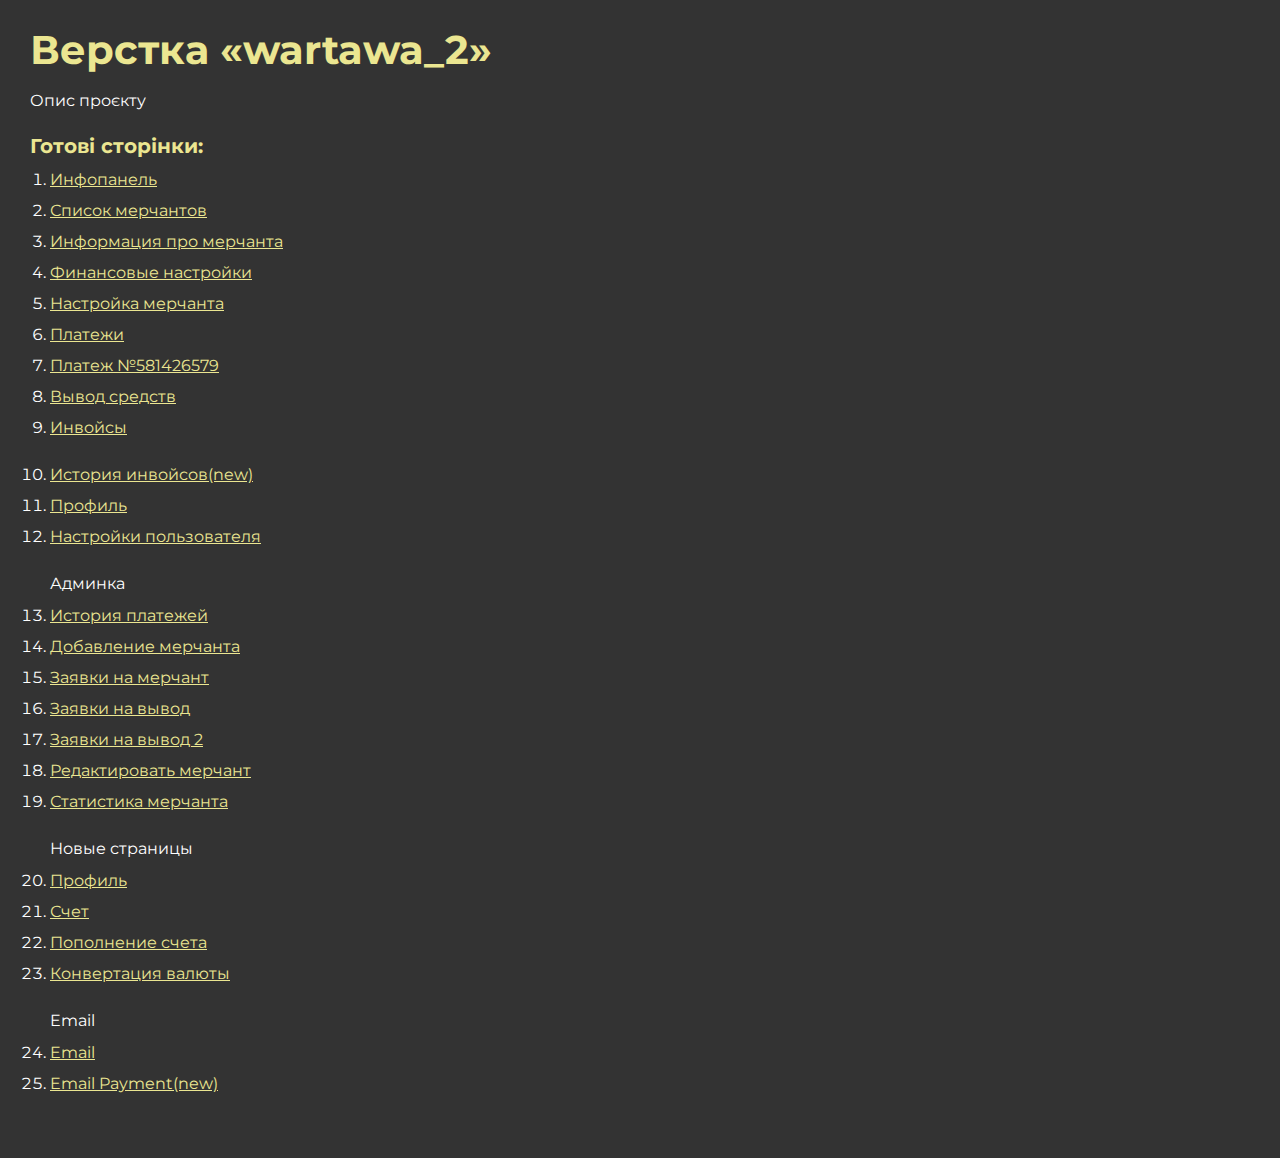
<file: index.html>
<!DOCTYPE html>
<html>
  <head>
    <meta charset="UTF-8" />
    <meta name="viewport" content="width=device-width, initial-scale=1.0" />
    <title>Верстка «wartawa_2»</title>
  </head>

  <body>
    <div class="rootpage">
      <h1>Верстка «wartawa_2»</h1>
      <div class="rootpage__info">Опис проєкту</div>
      <h2>Готові сторінки:</h2>
      <ol class="rootpage__list">
        <li><a target="_blank" href="home.html">Инфопанель</a></li>
        <li><a target="_blank" href="merchants.html">Список мерчантов</a></li>
        <li>
          <a target="_blank" href="merchants-information.html"
            >Информация про мерчанта</a
          >
        </li>
        <li>
          <a target="_blank" href="merchants-finances.html"
            >Финансовые настройки</a
          >
        </li>
        <li>
          <a target="_blank" href="merchants-settings.html"
            >Настройка мерчанта</a
          >
        </li>
        <li><a target="_blank" href="payment.html">Платежи</a></li>
        <li>
          <a target="_blank" href="history-payment.html">Платеж №581426579</a>
        </li>
        <li><a target="_blank" href="return.html">Вывод средств</a></li>
        <li><a target="_blank" href="invoices.html">Инвойсы</a></li>

        <br />
        <li>
          <a target="_blank" href="invoices-2.html">История инвойсов(new)</a>
        </li>
        <li><a target="_blank" href="profil-header.html">Профиль</a></li>
        <li>
          <a target="_blank" href="settings.html">Настройки пользователя</a>
        </li>
        <br />
        <p>Админка</p>
        <br />
        <li>
          <a target="_blank" href="history-payment-admin.html"
            >История платежей</a
          >
        </li>
        <li>
          <a target="_blank" href="adding-merchant.html">Добавление мерчанта</a>
        </li>
        <li>
          <a target="_blank" href="applications-merchans.html"
            >Заявки на мерчант</a
          >
        </li>
        <li>
          <a target="_blank" href="requests-merchans.html">Заявки на вывод</a>
        </li>
        <li>
          <a target="_blank" href="requests-merchans-2.html"
            >Заявки на вывод 2</a
          >
        </li>
        <li>
          <a target="_blank" href="edit-merchans.html">Редактировать мерчант</a>
        </li>
        <li>
          <a target="_blank" href="statistics.html">Статистика мерчанта</a>
        </li>
        <br />
        <p>Новые страницы</p>
        <br />
        <li>
          <a target="_blank" href="profile.html">Профиль</a>
        </li>
        <li>
          <a target="_blank" href="schet.html">Счет</a>
        </li>
        <li>
          <a target="_blank" href="schet2.html">Пополнение счета</a>
        </li>
        <li>
          <a target="_blank" href="schet3.html">Конвертация валюты</a>
        </li>
        <br />
        <p>Email</p>
        <br />
        <li><a target="_blank" href="email.html">Email</a></li>
        <li>
          <a target="_blank" href="email-payment.html">Email Payment(new)</a>
        </li>
      </ol>
    </div>
  </body>
  <style>
    @charset "UTF-8";
    @import url("https://fonts.googleapis.com/css?family=Montserrat:regular,700&display=swap");

    *,
    *::before,
    *::after {
      padding: 0px;
      margin: 0px;
      border: 0px;
      box-sizing: border-box;
    }

    html,
    body {
      height: 100%;
      margin: 0;
      padding: 0;
      min-width: 320px;
      width: 100%;
      color: #fff;
      background-color: #333;
    }

    body {
      font-family: Montserrat;
      font-size: 100%;
      line-height: 1;
      font-size: 1rem;
    }

    a {
      text-decoration: underline;
      color: #ebe691;
    }

    a:visited {
      text-decoration: underline;
      color: #aaa768;
    }

    a:hover {
      text-decoration: none;
    }

    ul li {
      list-style: none;
    }

    img {
      vertical-align: top;
    }

    .wrapper {
      width: 100%;
      min-height: 100%;
      overflow: hidden;
    }

    .rootpage {
      padding: 30px;
      display: flex;
      flex-direction: column;
      align-items: flex-start;
    }

    @media (max-width: 767px) {
      .rootpage {
        padding: 30px 15px;
      }
    }

    h1 {
      color: #ebe691;
      font-size: 2.5rem;
      margin: 0px 0px 1.25rem 0px;
    }

    @media (max-width: 767px) {
      h1 {
        font-size: 1.85rem;
        margin: 0px 0px 1.25rem 0px;
      }
    }

    h2 {
      color: #ebe691;
      font-size: 1.25rem;
      margin: 0px 0px 1rem 0px;
    }

    @media (max-width: 767px) {
      h2 {
        font-size: 1.125rem;
        margin: 0px 0px 1rem 0px;
      }
    }

    .rootpage__info {
      line-height: 140%;
      margin: 0px 0px 1.5rem 0px;
    }

    .rootpage__list {
      margin: 0px 0px 2.25rem 1.25rem;
    }

    .rootpage__list li:not(:last-child) {
      margin: 0px 0px 15px 0px;
    }

    .rootpage__contacts,
    .rootpage__tnx {
      border-radius: 200px;
      padding: 20px 65px;
      line-height: 140%;
    }

    @media (max-width: 767px) {
      .rootpage__contacts,
      .rootpage__tnx {
        border-radius: 40px;
        padding: 20px;
      }
    }

    .rootpage__contacts {
      background: #32b5a4;
    }

    .rootpage__contacts a {
      color: #ebe691;
    }

    .rootpage__tnx {
      background: #c22d63;
      margin: 0px 0px 1rem 0px;
    }
  </style>
</html>
</file>
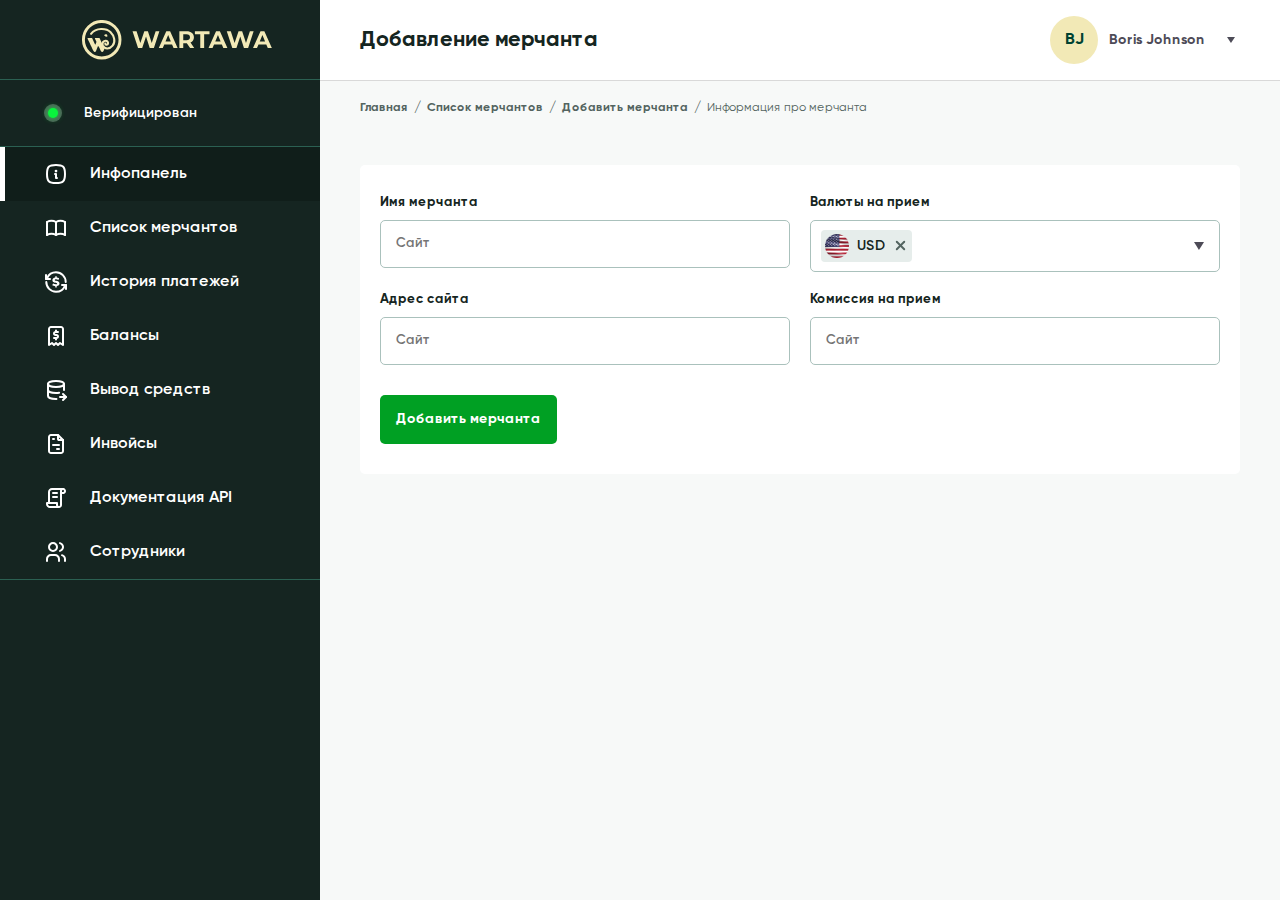
<file: adding-merchant.html>
<!DOCTYPE html>
<html lang="r">

<head>
	<title>Добавление мерчанта</title>
	<meta charset="UTF-8">
	<meta name="format-detection" content="telephone=no">
	<!-- <style>body{opacity: 0;}</style> -->
	<link rel="stylesheet" href="css/style.css">
	<link rel="shortcut icon" href="favicon.ico">
	<!-- <meta name="robots" content="noindex, nofollow"> -->
	<meta name="viewport" content="width=device-width, initial-scale=1.0">
</head>

<body>
	<div class="wrapper">
		<div class="page">
			<aside data-simplebar class="sidebar _admin">
				<a href="#" class="sidebar__logo">
					<img src="img/logo.svg" alt="Логотип">
				</a>
				<div class="sidebar__status"><span></span>Верифицирован</div>
				<nav class="sidebar__menu menu-sidebar _admin">
					<ul class="menu-sidebar__list _admin">
						<li><a class="_active" href="#"><img src="img/font-icons/infopanel.svg" alt="">Инфопанель</a></li>
						<li><a href="#"><img src="img/font-icons/list.svg" alt="">Список мерчантов</a></li>
						<li><a href="#"><img src="img/font-icons/history.svg" alt="">История платежей</a></li>
						<li><a href="#"><img src="img/font-icons/balances.svg" alt="">Балансы</a></li>
						<li><a href="#"><img src="img/font-icons/return.svg" alt="">Вывод средств</a></li>
						<li><a href="#"><img src="img/font-icons/invoices.svg" alt="">Инвойсы</a></li>
						<li><a href="#"><img src="img/font-icons/api.svg" alt="">Документация API</a></li>
						<li><a href="#"><img src="img/font-icons/employees.svg" alt="">Сотрудники</a></li>
					</ul>
				</nav>
			</aside>
			<main class="main">
				<header class="header">
					<div class="header__container">
						<h1 class="header__title">Добавление мерчанта</h1>
						<div class="header__user user-header">
							<div class="user-header__avatar">BJ</div>
							<div class="user-header__content">
								<div class="user-header__name">Boris Johnson</div>
								<div class="user-header__dropdown">
									<img src="img/font-icons/menu-arrow.svg" alt="Открыть меню">
								</div>
							</div>
						</div>
					</div>
				</header>
				<div class="main__container">
					<div class="breadcrumbs">
						<ul>
							<li><a href="#">Главная</a></li>
                     <li><a href="#">Список мерчантов</a></li>
                     <li><a href="#">Добавить мерчанта</a></li>
							<li><a href="#" class="_active">Информация про мерчанта</a></li>
						</ul>
						</div>
					<form action="#" class="add-merchant">
                  <div class="add-merchant__inputs">
                     <div class="merchants-information__input">
                        <div class="merchants-information__label">Имя мерчанта</div>
                        <input type="text" name="web-saite" placeholder="Сайт" class="input input-information">
                     </div>
                     <div class="merchants-information__input">
                        <div class="merchants-information__label">Валюты на прием</div>
                        <select multiple data-checkbox data-tags name="currenc">
                           <option data-class="currens-select" data-asset="./img/country.png" value="1" selected>USD</option>
                           <option data-class="currens-select" data-asset="./img/country.png" value="2">EUR</option>
                           <option data-class="currens-select" data-asset="./img/country.png" value="3">UA</option>
                        </select>
                     </div>
                     <div class="merchants-information__input">
                        <div class="merchants-information__label">Адрес сайта</div>
                        <input type="text" name="web-saite" placeholder="Сайт" class="input input-information">
                     </div>
                     <div class="merchants-information__input">
                        <div class="merchants-information__label">Комиссия на прием</div>
                        <input type="text" name="web-saite" placeholder="Сайт" class="input input-information">
                     </div>
                  </div>
                  <button type="submit" class="add-merchant__button button button-green">Добавить мерчанта</button>
               </form>
				</div>
				<div class="nav">
					<a href="#" class="nav__item icon-menu">
						<img src="img/font-icons/wartawa.svg" alt="">
						<p>Wartawa</p>
					</a>
					<a href="#" class="nav__item">
						<img src="img/font-icons/payment.svg" alt="">
						<p>Платежи</p>
					</a>
					<a href="#" class="nav__item">
						<img src="img/font-icons/merchans.svg" alt="">
						<p>Мои мерчанты</p>
					</a>
					<a href="#" class="nav__item">
						<img src="img/font-icons/nav-balances.svg" alt="">
						<p>Балансы</p>
					</a>
					<a href="#" class="nav__item">
						<img src="img/font-icons/nav-invoices.svg" alt="">
						<p>Инвойсы</p>
					</a>
				</div>
			</main>
		</div>
	</div>
	<script src="js/app.js"></script>
</body>

</html>
</file>
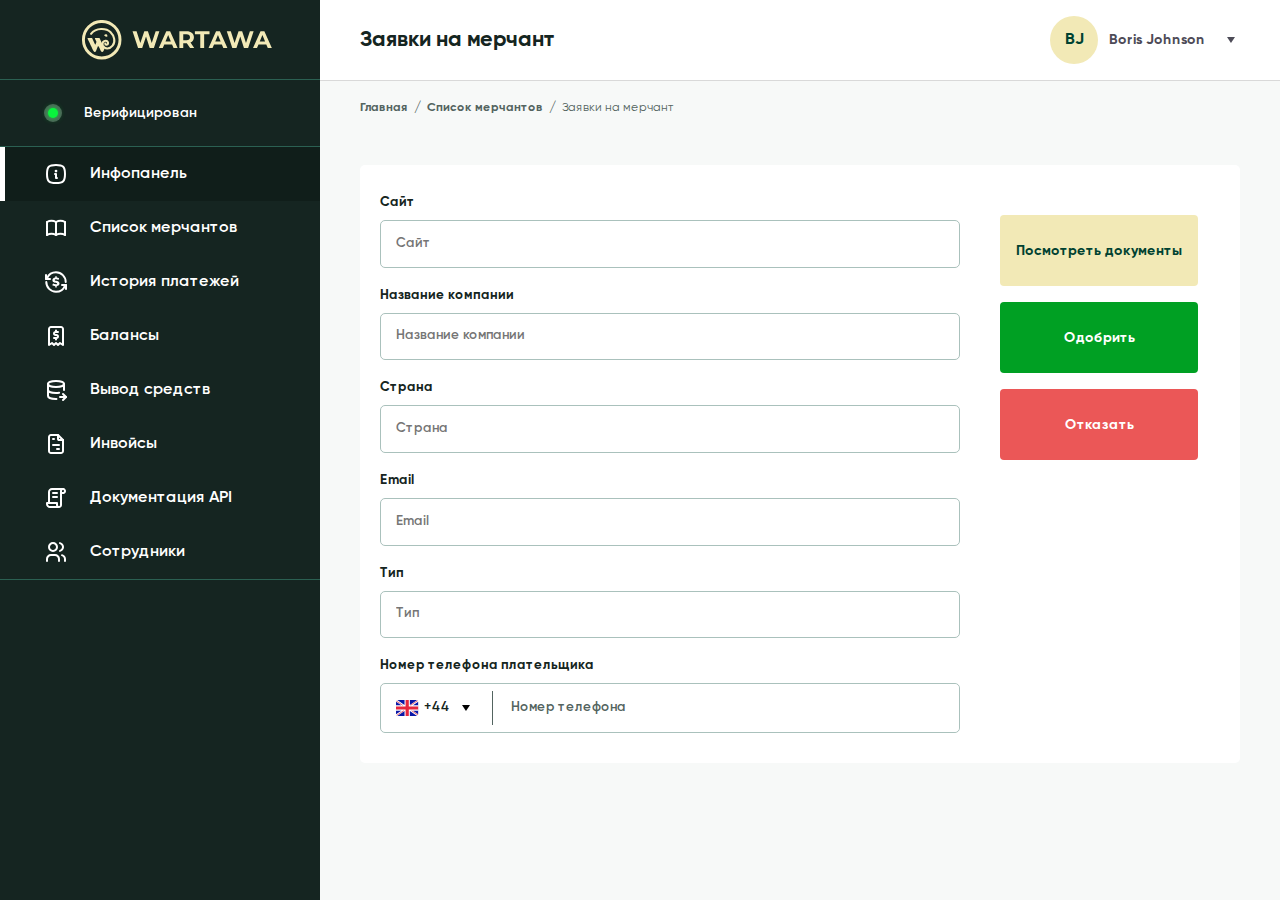
<file: applications-merchans.html>
<!DOCTYPE html>
<html lang="r">

<head>
	<title>Заявки на мерчант</title>
	<meta charset="UTF-8">
	<meta name="format-detection" content="telephone=no">
	<!-- <style>body{opacity: 0;}</style> -->
	<link rel="stylesheet" href="css/style.css">
	<link rel="shortcut icon" href="favicon.ico">
	<!-- <meta name="robots" content="noindex, nofollow"> -->
	<meta name="viewport" content="width=device-width, initial-scale=1.0">
</head>

<body>
	<div class="wrapper">
		<div class="page">
			<aside data-simplebar class="sidebar _admin">
				<a href="#" class="sidebar__logo">
					<img src="img/logo.svg" alt="Логотип">
				</a>
				<div class="sidebar__status"><span></span>Верифицирован</div>
				<nav class="sidebar__menu menu-sidebar _admin">
					<ul class="menu-sidebar__list _admin">
						<li><a class="_active" href="#"><img src="img/font-icons/infopanel.svg" alt="">Инфопанель</a></li>
						<li><a href="#"><img src="img/font-icons/list.svg" alt="">Список мерчантов</a></li>
						<li><a href="#"><img src="img/font-icons/history.svg" alt="">История платежей</a></li>
						<li><a href="#"><img src="img/font-icons/balances.svg" alt="">Балансы</a></li>
						<li><a href="#"><img src="img/font-icons/return.svg" alt="">Вывод средств</a></li>
						<li><a href="#"><img src="img/font-icons/invoices.svg" alt="">Инвойсы</a></li>
						<li><a href="#"><img src="img/font-icons/api.svg" alt="">Документация API</a></li>
						<li><a href="#"><img src="img/font-icons/employees.svg" alt="">Сотрудники</a></li>
					</ul>
				</nav>
			</aside>
			<main class="main">
				<header class="header">
					<div class="header__container">
						<h1 class="header__title">Заявки на мерчант</h1>
						<div class="header__user user-header">
							<div class="user-header__avatar">BJ</div>
							<div class="user-header__content">
								<div class="user-header__name">Boris Johnson</div>
								<div class="user-header__dropdown">
									<img src="img/font-icons/menu-arrow.svg" alt="Открыть меню">
								</div>
							</div>
						</div>
					</div>
				</header>
				<div class="main__container">
					<div class="breadcrumbs">
						<ul>
							<li><a href="#">Главная</a></li>
                     <li><a href="#">Список мерчантов</a></li>
							<li><a href="#" class="_active">Заявки на мерчант</a></li>
						</ul>
					</div>
					<div class="applications-merchans">
                  <div class="applications-merchans__inputs">
                     <div class="merchants-information__input">
                        <div class="merchants-information__label">Сайт</div>
                        <input type="text" name="web-saite" placeholder="Сайт" class="input">
                     </div>
                     <div class="merchants-information__input">
                        <div class="merchants-information__label">Название компании</div>
                        <input type="text" name="name-company" placeholder="Название компании" class="input">
                     </div>
                     <div class="merchants-information__input">
                        <div class="merchants-information__label">Страна</div>
                        <input type="text" name="cohntry" placeholder="Страна" class="input">
                     </div>
                     <div class="merchants-information__input">
                        <div class="merchants-information__label">Email</div>
                        <input type="email" name="email" placeholder="Email" class="input">
                     </div>
                     <div class="merchants-information__input">
                        <div class="merchants-information__label">Тип</div>
                        <input type="text" name="type" placeholder="Тип" class="input">
                     </div>
                     <div class="merchants-information__input">
                        <div class="merchants-information__label">Номер телефона плательщика</div>
                        <div class="merchants-information__phone">
                           <div class="merchants-information__country">
                              <select name="country-number">
                                 <option data-asset="img/font-icons/country.svg" value="1" selected>+44</option>
                                 <option data-asset="img/font-icons/country.svg" value="2">+48</option>
                                 <option data-asset="img/font-icons/country.svg" value="3">+3</option>
                                 <option data-asset="img/font-icons/country.svg" value="4">+380</option>
                              </select>
                           </div>
                           <input type="tel" name="phone-number" placeholder="Номер телефона">
                        </div>
                     </div>
                  </div>
                  <div class="applications-merchans__actions">
                     <a href="#" class="applications-merchans__button _yellow">Посмотреть документы</a>
                     <a href="#" class="applications-merchans__button _green">Одобрить</a>
                     <a href="#" class="applications-merchans__button _red">Отказать</a>
                  </div>
               </div>
				</div>
				<div class="nav">
					<a href="#" class="nav__item icon-menu">
						<img src="img/font-icons/wartawa.svg" alt="">
						<p>Wartawa</p>
					</a>
					<a href="#" class="nav__item">
						<img src="img/font-icons/payment.svg" alt="">
						<p>Платежи</p>
					</a>
					<a href="#" class="nav__item">
						<img src="img/font-icons/merchans.svg" alt="">
						<p>Мои мерчанты</p>
					</a>
					<a href="#" class="nav__item">
						<img src="img/font-icons/nav-balances.svg" alt="">
						<p>Балансы</p>
					</a>
					<a href="#" class="nav__item">
						<img src="img/font-icons/nav-invoices.svg" alt="">
						<p>Инвойсы</p>
					</a>
				</div>
			</main>
		</div>
	</div>
	<script src="js/app.js"></script>
</body>

</html>
</file>
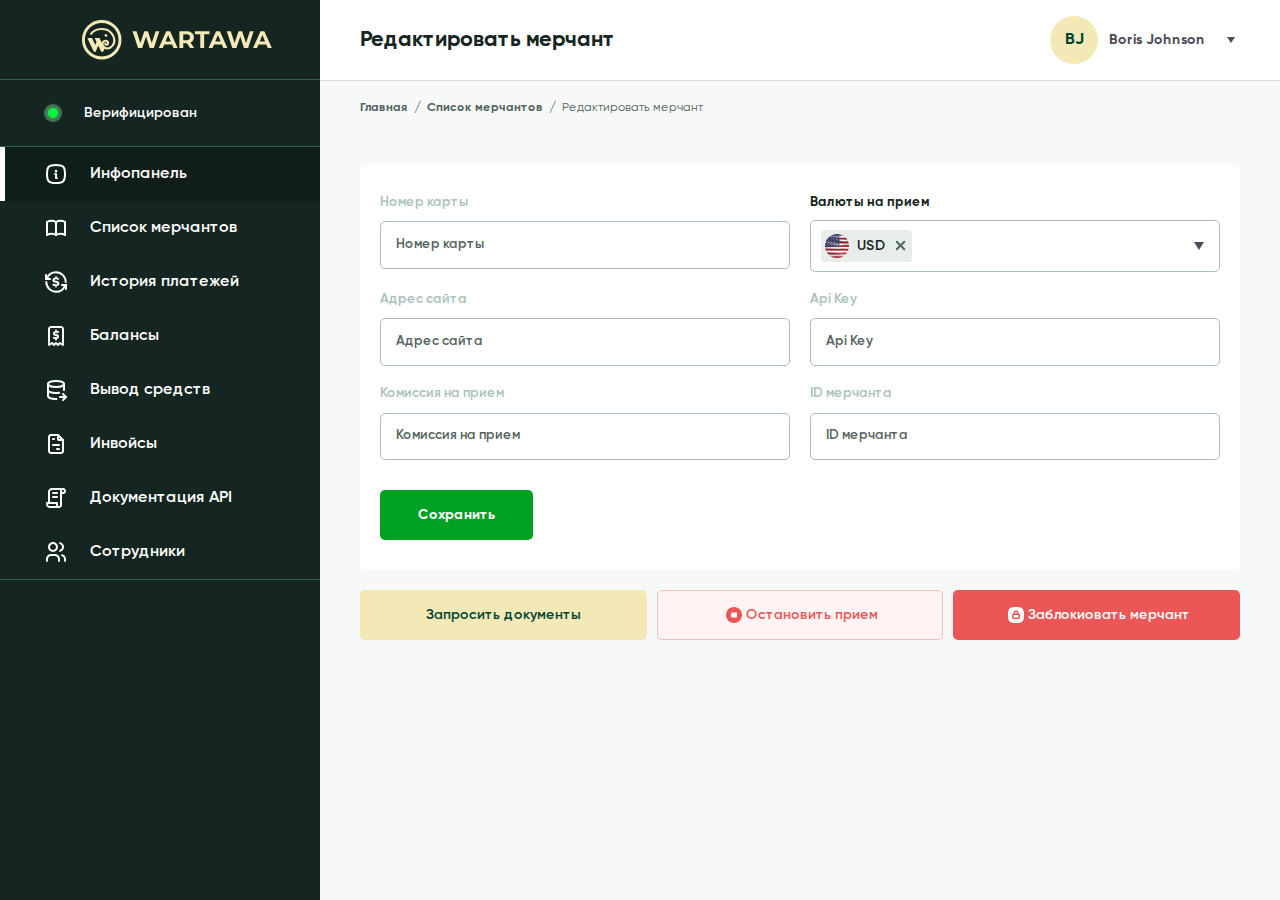
<file: edit-merchans.html>
<!DOCTYPE html>
<html lang="r">

<head>
   <title>Редактировать мерчант</title>
   <meta charset="UTF-8">
   <meta name="format-detection" content="telephone=no">
   <link rel="stylesheet" href="css/style.css">
   <link rel="shortcut icon" href="favicon.ico">
   <meta name="viewport" content="width=device-width, initial-scale=1.0">
</head>

<body class="_desctop">
   <div class="wrapper">
      <div class="page">
         <aside data-simplebar class="sidebar _admin">
            <a href="#" class="sidebar__logo">
               <img src="img/logo.svg" alt="Логотип">
            </a>
            <div class="sidebar__status"><span></span>Верифицирован</div>
            <nav class="sidebar__menu menu-sidebar _admin">
               <ul class="menu-sidebar__list _admin">
                  <li><a class="_active" href="#"><img src="img/font-icons/infopanel.svg" alt="">Инфопанель</a></li>
                  <li><a href="#"><img src="img/font-icons/list.svg" alt="">Список мерчантов</a></li>
                  <li><a href="#"><img src="img/font-icons/history.svg" alt="">История платежей</a></li>
                  <li><a href="#"><img src="img/font-icons/balances.svg" alt="">Балансы</a></li>
                  <li><a href="#"><img src="img/font-icons/return.svg" alt="">Вывод средств</a></li>
                  <li><a href="#"><img src="img/font-icons/invoices.svg" alt="">Инвойсы</a></li>
                  <li><a href="#"><img src="img/font-icons/api.svg" alt="">Документация API</a></li>
                  <li><a href="#"><img src="img/font-icons/employees.svg" alt="">Сотрудники</a></li>
               </ul>
            </nav>
         </aside>
         <main class="main">
            <header class="header">
               <div class="header__container">
                  <h1 class="header__title">Редактировать мерчант</h1>
                  <div class="header__user user-header">
                     <div class="user-header__avatar">BJ</div>
                     <div class="user-header__content">
                        <div class="user-header__name">Boris Johnson</div>
                        <div class="user-header__dropdown">
                           <img src="img/font-icons/menu-arrow.svg" alt="Открыть меню">
                        </div>
                     </div>
                  </div>
               </div>
            </header>
            <div class="main__container">
               <div class="breadcrumbs">
                  <ul>
                     <li><a href="#">Главная</a></li>
                     <li><a href="#">Список мерчантов</a></li>
                     <li><a href="#" class="_active">Редактировать мерчант</a></li>
                  </ul>
               </div>
               <div class="edit-merchans">
                  <form action="#" class="edit-merchans__form">
                     <div class="edit-merchans__grid">
                        <div class="search-merchants__input">
                           <div class="search-merchants__label input-label">Номер карты</div>
                           <input type="number" name="id" placeholder="Номер карты" class="input">
                        </div>
                        <div class="merchants-information__input">
                           <div class="merchants-information__label">Валюты на прием</div>
                           <select multiple data-checkbox data-tags name="currenc">
                              <option data-class="currens-select" data-asset="./img/country.png" value="1" selected>USD</option>
                              <option data-class="currens-select" data-asset="./img/country.png" value="2">EUR</option>
                              <option data-class="currens-select" data-asset="./img/country.png" value="3">UA</option>
                           </select>
                        </div>
                        <div class="search-merchants__input">
                           <div class="search-merchants__label input-label">Адрес сайта</div>
                           <input type="number" name="addres-website" placeholder="Адрес сайта" class="input">
                        </div>
                        <div class="search-merchants__input">
                           <div class="search-merchants__label input-label">Api Key</div>
                           <input type="number" name="api-key" placeholder="Api Key" class="input">
                        </div>
                        <div class="search-merchants__input">
                           <div class="search-merchants__label input-label">Комиссия на прием</div>
                           <input type="number" name="num" placeholder="Комиссия на прием" class="input">
                        </div>
                        <div class="search-merchants__input">
                           <div class="search-merchants__label input-label">ID мерчанта</div>
                           <input type="number" name="id" placeholder="ID мерчанта" class="input">
                        </div>
                     </div>
                     <button type="submit" class="edit-merchans__save button button-green">Сохранить</button>
                  </form>
                  <div class="edit-merchans__actions">
                     <a href="#" class="edit-merchans__button edit-merchans__button-dock button">Запросить документы</a>
                     <a href="#" class="edit-merchans__button edit-merchans__button-stop button">Остановить прием</a>
                     <a href="#" class="edit-merchans__button edit-merchans__button-block button">Заблокиовать мерчант</a>
                  </div>
               </div>
            </div>
            <div class="nav">
               <a href="#" class="nav__item icon-menu">
                  <img src="img/font-icons/wartawa.svg" alt="">
                  <p>Wartawa</p>
               </a>
               <a href="#" class="nav__item">
                  <img src="img/font-icons/payment.svg" alt="">
                  <p>Платежи</p>
               </a>
               <a href="#" class="nav__item">
                  <img src="img/font-icons/merchans.svg" alt="">
                  <p>Мои мерчанты</p>
               </a>
               <a href="#" class="nav__item">
                  <img src="img/font-icons/nav-balances.svg" alt="">
                  <p>Балансы</p>
               </a>
               <a href="#" class="nav__item">
                  <img src="img/font-icons/nav-invoices.svg" alt="">
                  <p>Инвойсы</p>
               </a>
            </div>
         </main>
      </div>
   </div>
   <script src="js/app.js"></script>
</body>

</html>
</file>
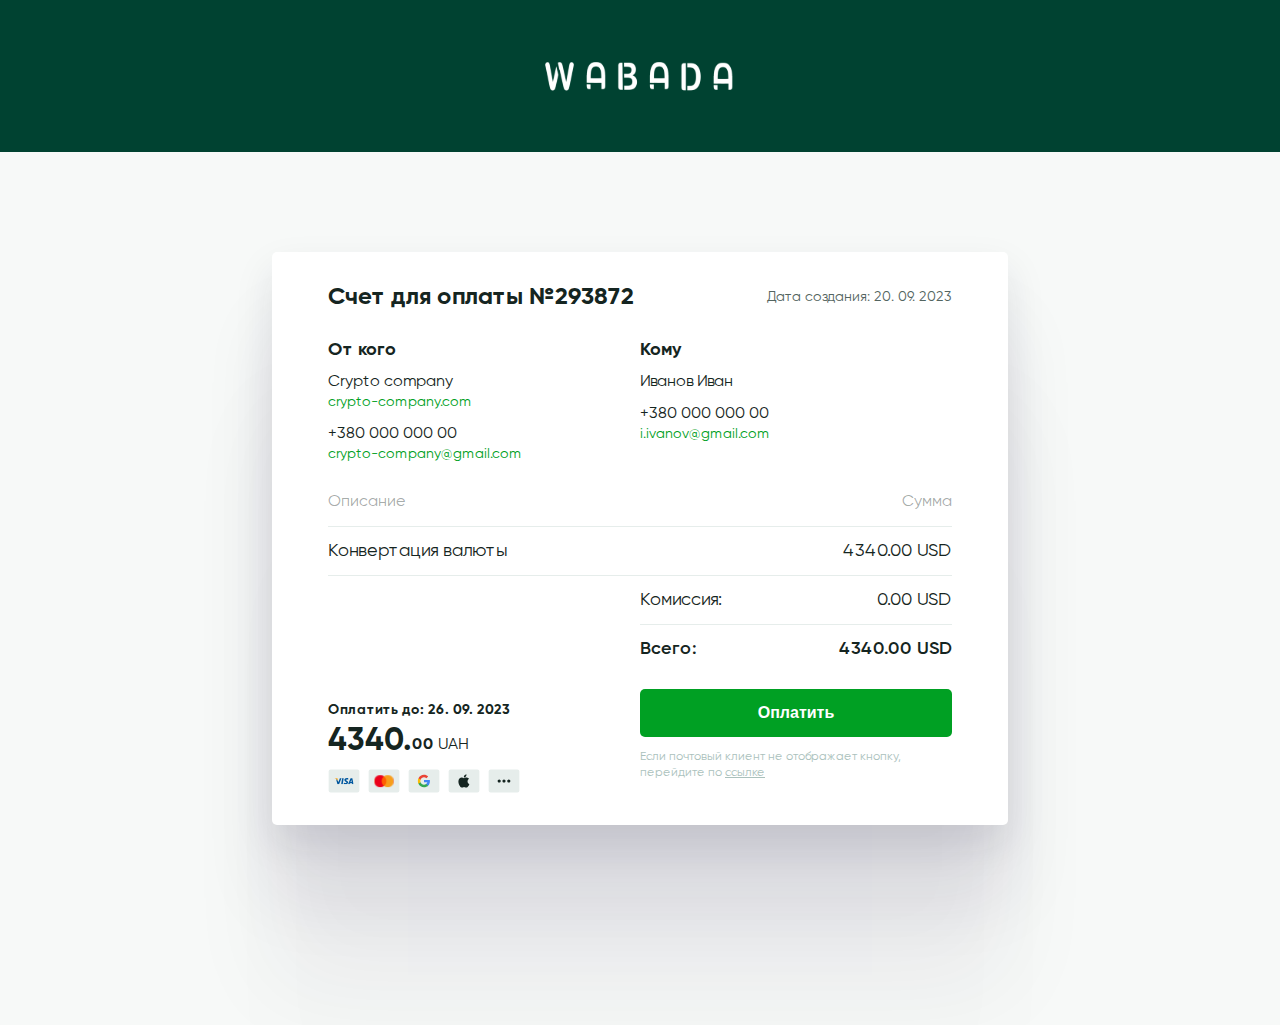
<file: email-payment.html>
<!DOCTYPE html
   PUBLIC "-//W3C//DTD XHTML 1.0 Transitional//EN" "http://www.w3.org/TR/xhtml1/DTD/xhtml1-transitional.dtd">
<html xmlns="http://www.w3.org/1999/xhtml">

<head>
   <meta http-equiv="Content-Type" content="text/html; charset=UTF-8" />
   <title>Код подтверждения</title>
   <meta name="viewport" content="width=device-width, initial-scale=1.0" />
   <style>
      body {
         width: 100% !important;
         -webkit-text-size-adjust: 100%;
         -ms-text-size-adjust: 100%;
         margin: 0;
         padding: 0;
         line-height: 100%;
         font-family: Gilroy;
         background: #F7F9F8;
      }

      @font-face {
         font-family: Gilroy;
         font-display: swap;
         src: url("./fonts/Gilroy-Bold.woff2") format("woff2"), url("./fonts/Gilroy-Bold.woff") format("woff");
         font-weight: 700;
         font-style: normal;
      }

      @font-face {
         font-family: Gilroy;
         font-display: swap;
         src: url("./fonts/Gilroy-SemiBold.woff2") format("woff2"), url("./fonts/Gilroy-SemiBold.woff") format("woff");
         font-weight: 600;
         font-style: normal;
      }

      @font-face {
         font-family: Gilroy;
         font-display: swap;
         src: url("./fonts/Gilroy-Regular.woff2") format("woff2"), url("./fonts/Gilroy-Regular.woff") format("woff");
         font-weight: 400;
         font-style: normal;
      }

      [style*="Gilroy"] {
         font-family: 'Gilroy', sans-serif !important;
      }

      img {
         outline: none;
         text-decoration: none;
         border: none;
         -ms-interpolation-mode: bicubic;
         max-width: 100% !important;
         margin: 0;
         padding: 0;
         display: block;
      }

      table td {
         border-collapse: collapse;
      }

      table {
         border-collapse: collapse;
         mso-table-lspace: 0pt;
         mso-table-rspace: 0pt;
      }

      /*
* Prefixed by https://autoprefixer.github.io
* PostCSS: v8.4.14,
* Autoprefixer: v10.4.7
* Browsers: last 4 version
*/

      .logo {
         background-color: #004231;
         padding: 48px 32px;
      }

      .logo img {
         width: 230px;
         height: auto;
      }

      .content {
         margin-bottom: 200px;
         margin-top: 100px;
         padding: 0 15px;
      }

      .content__inner {
         max-width: 624px;
         margin-left: auto;
         margin-right: auto;
         padding: 32px 56px;
         border-radius: 5px;
         background: #FFF;
         -webkit-box-shadow: 0px 0px 0px 0px rgba(34, 27, 62, 0.10), 0px 18px 39px 0px rgba(34, 27, 62, 0.10), 0px 72px 72px 0px rgba(34, 27, 62, 0.09), 0px 161px 97px 0px rgba(34, 27, 62, 0.05), 0px 286px 114px 0px rgba(34, 27, 62, 0.01), 0px 447px 125px 0px rgba(34, 27, 62, 0.00);
         box-shadow: 0px 0px 0px 0px rgba(34, 27, 62, 0.10), 0px 18px 39px 0px rgba(34, 27, 62, 0.10), 0px 72px 72px 0px rgba(34, 27, 62, 0.09), 0px 161px 97px 0px rgba(34, 27, 62, 0.05), 0px 286px 114px 0px rgba(34, 27, 62, 0.01), 0px 447px 125px 0px rgba(34, 27, 62, 0.00);
      }

      .content__head {
         display: -webkit-box;
         display: -ms-flexbox;
         display: flex;
         -ms-flex-wrap: wrap;
         flex-wrap: wrap;
         gap: 4px;
         -webkit-box-align: center;
         -ms-flex-align: center;
         align-items: center;
         -webkit-box-pack: justify;
         -ms-flex-pack: justify;
         justify-content: space-between;
         margin-bottom: 32px;
      }

      .head__title {
         color: #152521;
         font-size: 24px;
         font-weight: 700;
         display: block;
         line-height: 110%;
         margin: 0;
      }

      .head__time {
         color: #536460;
         font-size: 14px;
      }

      .content__grid {
         display: -ms-grid;
         display: grid;
         -ms-grid-columns: (1fr)[2];
         grid-template-columns: repeat(2, 1fr);
      }

      .column__title {
         color: #152521;
         font-size: 18px;
         font-weight: 700;
         margin-bottom: 16px;
      }

      .column__block {
         margin-bottom: 16px;
      }

      .column__block span {
         color: #00A023;
         font-size: 14px;
         font-weight: 400;
      }

      .column__label {
         color: #152521;
         font-size: 16px;
         font-weight: 500;
         margin-bottom: 4px;
      }

      .desc p {
         color: #AAC1BC;
         font-size: 12px;
         font-weight: 400;
      }

      .desc a {
         color: #AAC1BC;
         font-size: 12px;
         font-weight: 400;
         text-decoration: underline;
      }

      .desc__row {
         display: -webkit-box;
         display: -ms-flexbox;
         display: flex;
         -webkit-box-align: center;
         -ms-flex-align: center;
         align-items: center;
         -webkit-box-pack: justify;
         -ms-flex-pack: justify;
         justify-content: space-between;
         padding-top: 16px;
         padding-bottom: 16px;
         border-bottom: 1px solid #E6EDEB;
      }

      .desc__row-w {
         width: 50%;
         margin-left: auto;
      }

      .desc__row-last {
         border-bottom: none;
      }

      .desc__label-gray {
         color: rgba(21, 37, 33, 0.40);
      }

      .desc__label {
         color: #152521;
         font-size: 18px;
         font-weight: 500;
      }

      .desc__grid {
         display: -ms-grid;
         display: grid;
         -ms-grid-columns: (1fr)[2];
         grid-template-columns: repeat(2, 1fr);
         -webkit-box-align: end;
         -ms-flex-align: end;
         align-items: end;
      }

      .result__date {
         color: #152521;
         font-size: 14px;
         font-weight: 700;
         margin-bottom: 15px;
      }

      .result__sum {
         display: -webkit-box;
         display: -ms-flexbox;
         display: flex;
         -webkit-box-align: end;
         -ms-flex-align: end;
         align-items: end;
         white-space: nowrap;

         color: #152521;
         font-size: 32px;
         font-weight: 700;
      }

      .result__sum span {
         font-size: 16px;
         font-weight: 700;
         margin-bottom: -4px;
      }

      .result__sum p {
         color: #152521;
         font-size: 16px;
         font-weight: 500;
         margin: 0;
         margin-bottom: -4px;
         margin-left: 4px;
      }

      .result__carts {
         display: -webkit-box;
         display: -ms-flexbox;
         display: flex;
         -ms-flex-wrap: wrap;
         flex-wrap: wrap;
         -webkit-box-align: center;
         -ms-flex-align: center;
         align-items: center;
         gap: 8px;
         margin-top: 20px;
      }

      .result__cart img {
         width: 32px;
         height: 24px;
      }

      .desc__label-bold {
         font-weight: 600;
      }

      .desc__button {
         margin-top: 16px;
         border-radius: 5px;
         background: #00A023;
         border: none;
         width: 100%;
         padding: 15px;

         color: #FFF;
         font-size: 16px;
         font-weight: 600;
         display: block;
         cursor: pointer;
      }

      @media(max-width: 768px) {
         .content {
            margin-top: 16px;
            margin-bottom: 16px;
         }

         .content__inner {
            -webkit-box-shadow: none;
            box-shadow: none;
         }

         .logo {
            padding: 12px;
         }

         .logo img {
            width: 100px;
         }

         .content__inner {
            padding: 24px 16px;
         }

         .head__title {
            font-size: 16px;
         }

         .head__time {
            font-size: 12px;
         }

         .content__head {
            margin-bottom: 20px;
         }

         .content__grid {
            -ms-grid-columns: 1fr;
            grid-template-columns: 1fr;
         }

         .column__title {
            font-size: 14px;
            margin-bottom: 8px;
         }

         .column__label {
            font-size: 12px;
         }

         .column__block span {
            font-size: 11px;
         }

         .desc__grid {
            display: -webkit-box;
            display: -ms-flexbox;
            display: flex;
            -webkit-box-align: center;
            -ms-flex-align: center;
            align-items: center;
            -webkit-box-orient: vertical;
            -webkit-box-direction: normal;
            -ms-flex-direction: column;
            flex-direction: column;
         }

         .desc__row {
            padding-top: 8px;
            padding-bottom: 8px;
         }

         .desc__row-w {
            width: 100%;
         }

         .desc__label-gray {
            font-size: 11px;
         }

         .desc__label {
            font-size: 12px;
         }

         .desc__row-last {
            font-size: 14px;
         }

         .result__sum {
            font-size: 22px;
         }

         .result__sum span {
            font-size: 14px;
            margin-bottom: -2px;
         }

         .result__sum p {
            font-size: 14px;
            margin-bottom: -2px;
         }

         .desc__result {
            width: 100%;
            text-align: right;

         }

         .result__sum {
            -webkit-box-pack: end;
            -ms-flex-pack: end;
            justify-content: flex-end;
         }

         .result__date {
            font-size: 12px;
            font-weight: 600;
         }

         .result__carts {
            -webkit-box-pack: center;
            -ms-flex-pack: center;
            justify-content: center;
         }

         .result__cart img {
            width: 45px;
            height: 30px;
         }

         .desc__button {
            font-size: 13px;
            padding: 12px;
         }
      }
   </style>
</head>

<body style="margin: 0; padding: 0;">
   <div style="font-size:0px;font-color:#ffffff;opacity:0;visibility:hidden;width:0;height:0;display:none;">Тестовое
      письмо</div>
   <table cellpadding="0" cellspacing="0" width="100%">
      <tr>
         <td class="logo" align="center">
            <img src="./img/logo-email.svg" alt="Логотип компании" />
         </td>
      </tr>
      <tr>
         <td>
            <div class="content">
               <div class="content__inner">
                  <div class="content__head">
                     <h1 class="head__title">Счет для оплаты №293872</h1>
                     <span class="head__time">Дата создания: 20. 09. 2023</span>
                  </div>
                  <div class="content__grid">
                     <div class="content__column column">
                        <div class="column__title">От кого</div>
                        <div class="column__block">
                           <div class="column__label">Crypto company</div>
                           <span>crypto-company.com</span>
                        </div>
                        <div class="column__block">
                           <div class="column__label">+380 000 000 00</div>
                           <span>crypto-company@gmail.com</span>
                        </div>
                     </div>
                     <div class="content__column column">
                        <div class="column__title">Кому</div>
                        <div class="column__block">
                           <div class="column__label">Иванов Иван</div>
                        </div>
                        <div class="column__block">
                           <div class="column__label">+380 000 000 00</div>
                           <span>i.ivanov@gmail.com</span>
                        </div>
                     </div>
                  </div>
                  <div class="content__desc desc">
                     <div class="desc__row">
                        <span class="desc__label-gray">Описание</span>
                        <span class="desc__label-gray">Сумма</span>
                     </div>
                     <div class="desc__row">
                        <span class="desc__label">Конвертация валюты</span>
                        <span class="desc__label">4340.00 USD</span>
                     </div>
                     <div class="desc__row desc__row-w">
                        <span class="desc__label">Комиссия:</span>
                        <span class="desc__label">0.00 USD</span>
                     </div>
                     <div class="desc__row desc__row-w desc__row-last">
                        <span class="desc__label desc__label-bold">Всего:</span>
                        <span class="desc__label desc__label-bold">4340.00 USD</span>
                     </div>
                     <div class="desc__grid">
                        <div class="desc__result result">
                           <div class="result__date">Оплатить до: 26. 09. 2023</div>
                           <div class="result__sum">4340.<span>00</span>
                              <p>UAH</p>
                           </div>
                           <div class="result__carts">
                              <div class="result__cart">
                                 <img src="./img/carts/visa.svg" alt="">
                              </div>
                              <div class="result__cart">
                                 <img src="./img/carts/mastercard.svg" alt="">
                              </div>
                              <div class="result__cart">
                                 <img src="./img/carts/google.svg" alt="">
                              </div>
                              <div class="result__cart">
                                 <img src="./img/carts/apple.svg" alt="">
                              </div>
                              <a href="#" class="result__cart">
                                 <img src="./img/carts/more.svg" alt="">
                              </a>
                           </div>
                        </div>
                        <div class="desc__payment">
                           <button type="submit" class="desc__button">Оплатить</button>
                           <p>Если почтовый клиент не отображает кнопку, перейдите по <a href="#">ссылке</a></p>
                        </div>
                     </div>
                  </div>
               </div>
            </div>
         </td>
      </tr>
   </table>
</body>

</html>
</file>
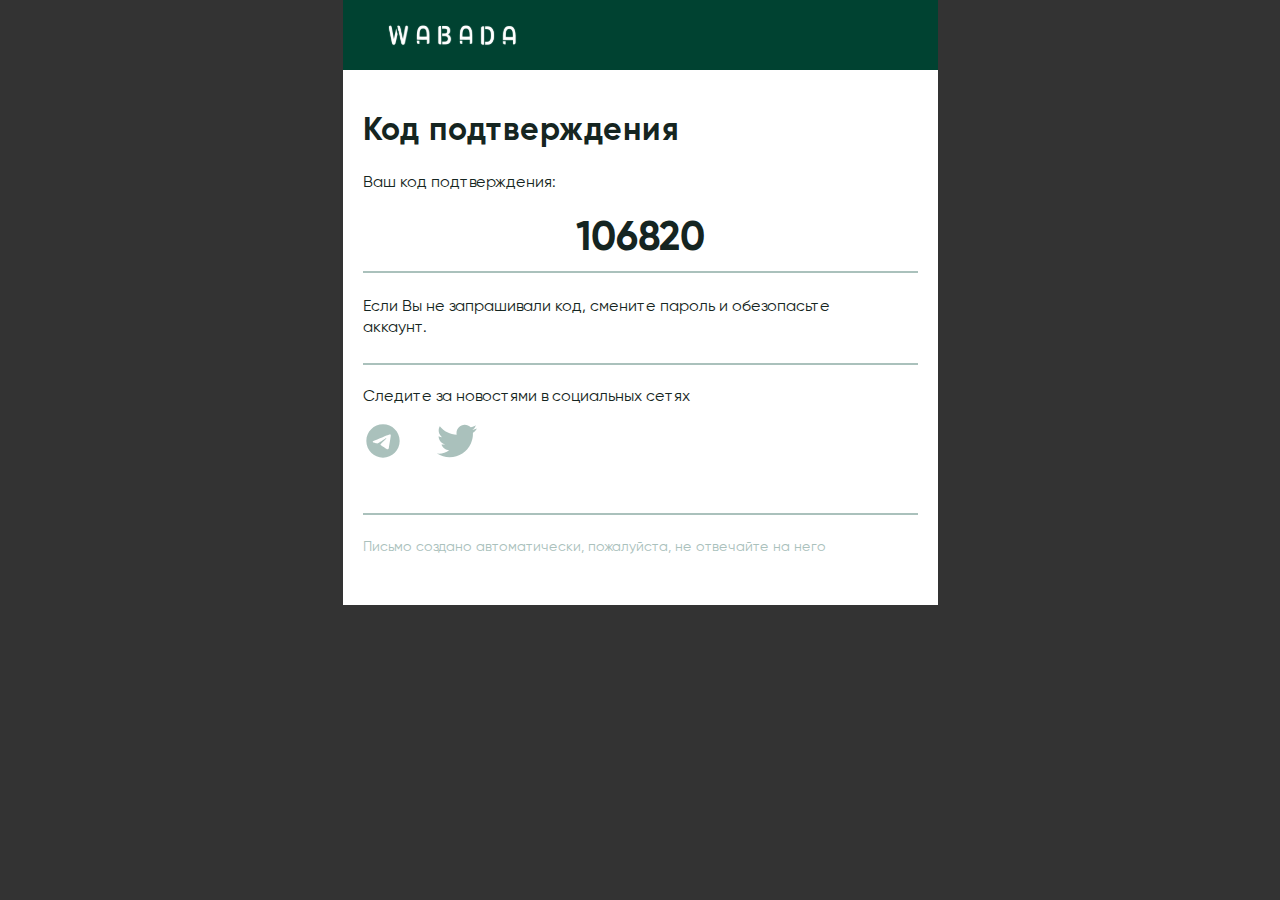
<file: email.html>
<!DOCTYPE html
   PUBLIC "-//W3C//DTD XHTML 1.0 Transitional//EN" "http://www.w3.org/TR/xhtml1/DTD/xhtml1-transitional.dtd">
<html xmlns="http://www.w3.org/1999/xhtml">

<head>
   <meta http-equiv="Content-Type" content="text/html; charset=UTF-8" />
   <title>Код подтверждения</title>
   <meta name="viewport" content="width=device-width, initial-scale=1.0" />
   <style>
      body {
         width: 100% !important;
         -webkit-text-size-adjust: 100%;
         -ms-text-size-adjust: 100%;
         margin: 0;
         padding: 0;
         line-height: 100%;
         font-family: Gilroy;
         background-color: #333;
      }

      @font-face {
         font-family: Gilroy;
         font-display: swap;
         src: url("./fonts/Gilroy-Bold.woff2") format("woff2"), url("./fonts/Gilroy-Bold.woff") format("woff");
         font-weight: 700;
         font-style: normal;
      }

      @font-face {
         font-family: Gilroy;
         font-display: swap;
         src: url("./fonts/Gilroy-SemiBold.woff2") format("woff2"), url("./fonts/Gilroy-SemiBold.woff") format("woff");
         font-weight: 600;
         font-style: normal;
      }

      @font-face {
         font-family: Gilroy;
         font-display: swap;
         src: url("./fonts/Gilroy-Regular.woff2") format("woff2"), url("./fonts/Gilroy-Regular.woff") format("woff");
         font-weight: 400;
         font-style: normal;
      }

      [style*="Gilroy"] {
         font-family: 'Gilroy', sans-serif !important;
      }

      img {
         outline: none;
         text-decoration: none;
         border: none;
         -ms-interpolation-mode: bicubic;
         max-width: 100% !important;
         margin: 0;
         padding: 0;
         display: block;
      }

      table td {
         border-collapse: collapse;
      }

      table {
         border-collapse: collapse;
         mso-table-lspace: 0pt;
         mso-table-rspace: 0pt;
         width: 595px; /* Ограничение ширины письма */
         margin: 0 auto; /* Центрирование по горизонтали */
      }

      .social-icons {
         text-align: left;
      }

      .social-icons a {
         display: inline-block;
         margin-right: 30px;
      }
   </style>
</head>

<body style="margin: 0; padding: 0;">
   <div style="font-size:0px;font-color:#ffffff;opacity:0;visibility:hidden;width:0;height:0;display:none;">Тестовое
      письмо</div>
   <table cellpadding="0" cellspacing="0" width="100%" bgcolor="#fff">
      <tr>
         <td bgcolor="#004231" align="left" style="padding: 16px 32px;">
            <img src="./img/logo-email.svg" alt="Логотип компании" style="max-width: 156px;" />
         </td>
      </tr>
      <tr>
         <td align="left" style="padding: 20px;">
            <h1
               style="color: #152521; font-family: Gilroy; font-size: 32px; font-weight: 700; line-height: 40px; letter-spacing: 0.5px; margin-bottom: 24px; text-align: left;">
               Код подтверждения</h1>
            <p style="color: #152521; font-size: 16px; font-weight: 500; margin-bottom: 36px; text-align: left;">Ваш код подтверждения:
            </p>
            <p style="color: #152521; text-align: center; font-size: 40px; font-weight: 700; margin-bottom: 16px;">
               106820</p>
            <hr style="border: 0.5px solid #AAC1BC; margin: 24px 0 24px 0;" />
            <p style="color: #152521; font-size: 16px; font-weight: 400; text-align: left; max-width: 470px; line-height: 130%;">Если Вы не запрашивали код, смените пароль и
               обезопасьте аккаунт.</p>
            <hr style="border: 0.5px solid #AAC1BC; margin: 24px 0;" />
            <p style="color: #152521; font-size: 16px; font-weight: 400; text-align: left;">Следите за новостями в социальных сетях</p>
            <p class="social-icons">
               <a href="https://twitter.com">
                  <img src="./img/twitter.svg" alt="twitter" style="width: 40px;" />
               </a>
               <a href="https://telegram.org">
                  <img src="./img/telegram.svg" alt="telegram" style="width: 40px;" />
               </a>
            </p>
            <hr style="border: 0.5px solid #AAC1BC; margin: 48px 0 24px 0;" />
            <p style="color: #AAC1BC; font-size: 14px; font-weight: 400; margin-bottom: 30px; text-align: left;">Письмо создано
               автоматически, пожалуйста, не отвечайте на него</p>
         </td>
      </tr>
   </table>
</body>

</html>
</file>
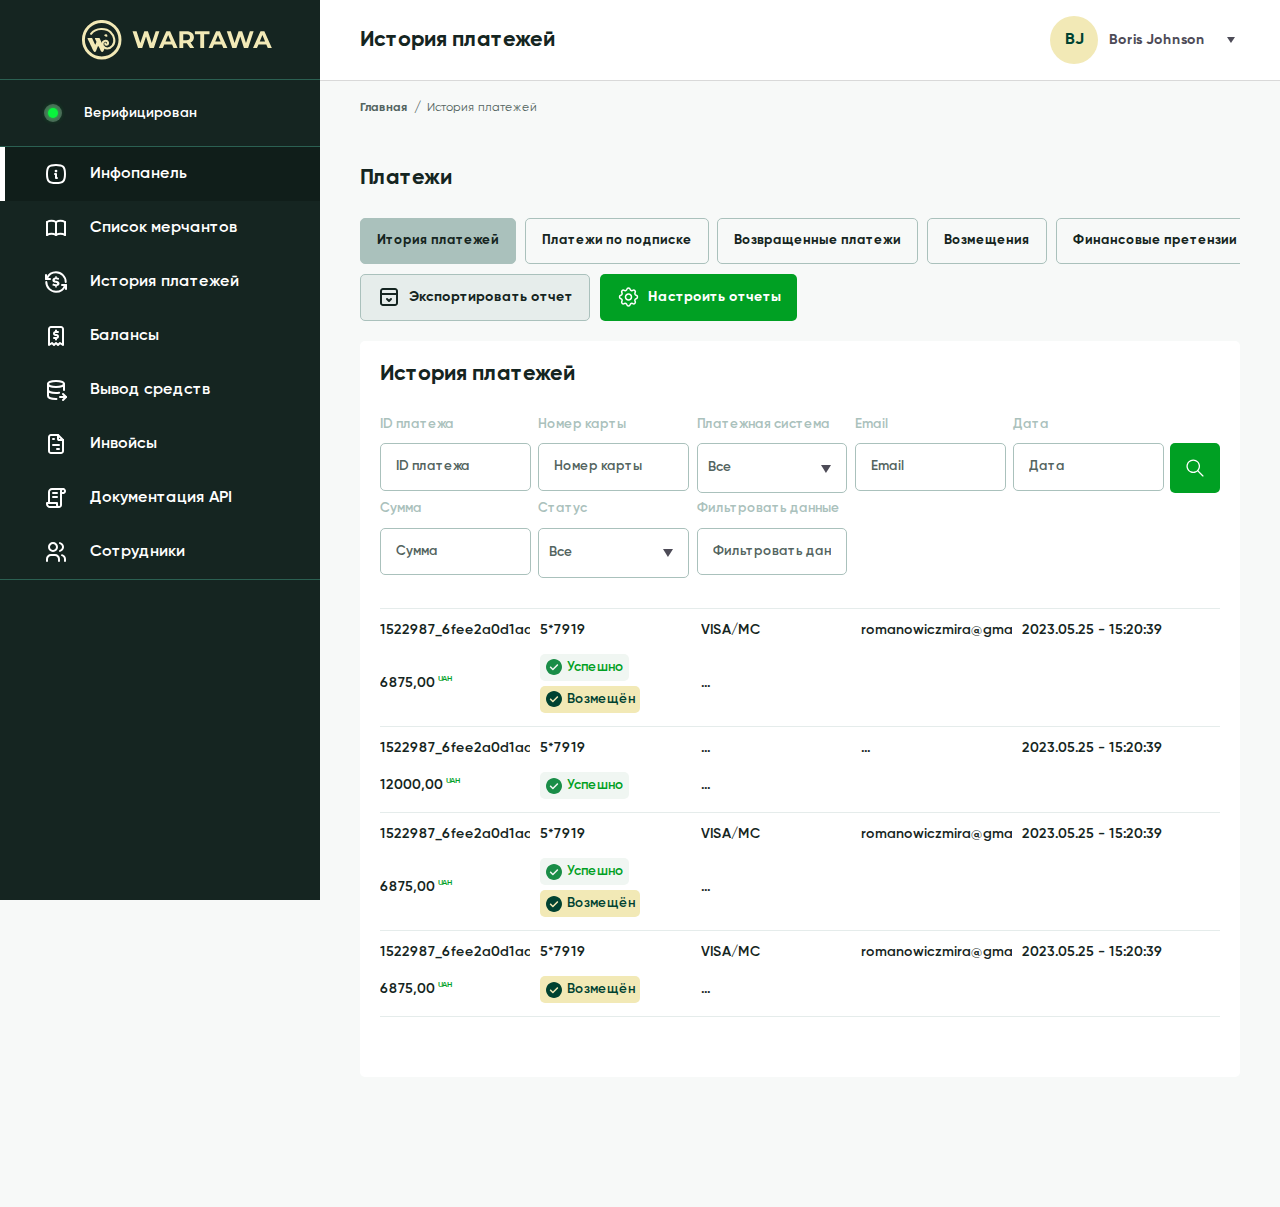
<file: history-payment-admin.html>
<!DOCTYPE html>
<html lang="r">

<head>
	<title>История платежей</title>
	<meta charset="UTF-8">
	<meta name="format-detection" content="telephone=no">
	<!-- <style>body{opacity: 0;}</style> -->
	<link rel="stylesheet" href="css/style.css">
	<link rel="shortcut icon" href="favicon.ico">
	<!-- <meta name="robots" content="noindex, nofollow"> -->
	<meta name="viewport" content="width=device-width, initial-scale=1.0">
</head>

<body class="_desctop">
	<div class="wrapper">
		<div class="page">
			<aside data-simplebar class="sidebar _admin">
				<a href="#" class="sidebar__logo">
					<img src="img/logo.svg" alt="Логотип">
				</a>
				<div class="sidebar__status"><span></span>Верифицирован</div>
				<nav class="sidebar__menu menu-sidebar _admin">
					<ul class="menu-sidebar__list _admin">
						<li><a class="_active" href="#"><img src="img/font-icons/infopanel.svg" alt="">Инфопанель</a></li>
						<li><a href="#"><img src="img/font-icons/list.svg" alt="">Список мерчантов</a></li>
						<li><a href="#"><img src="img/font-icons/history.svg" alt="">История платежей</a></li>
						<li><a href="#"><img src="img/font-icons/balances.svg" alt="">Балансы</a></li>
						<li><a href="#"><img src="img/font-icons/return.svg" alt="">Вывод средств</a></li>
						<li><a href="#"><img src="img/font-icons/invoices.svg" alt="">Инвойсы</a></li>
						<li><a href="#"><img src="img/font-icons/api.svg" alt="">Документация API</a></li>
						<li><a href="#"><img src="img/font-icons/employees.svg" alt="">Сотрудники</a></li>
					</ul>
				</nav>
			</aside>
			<main class="main">
				<header class="header">
					<div class="header__container">
						<h1 class="header__title">История платежей</h1>
						<div class="header__user user-header">
							<div class="user-header__avatar">BJ</div>
							<div class="user-header__content">
								<div class="user-header__name">Boris Johnson</div>
								<div class="user-header__dropdown">
									<img src="img/font-icons/menu-arrow.svg" alt="Открыть меню">
								</div>
							</div>
						</div>
					</div>
				</header>
				<div class="main__container">
					<div class="breadcrumbs">
						<ul>
							<li><a href="#">Главная</a></li>
							<li><a href="#" class="_active">История платежей</a></li>
						</ul>
					</div>
					<div data-tabs class="payments-list">
						<div class="payments-list__title">Платежи</div>
						<nav class="payments-list__nav">
							<div data-tabs-titles class="payments-list__menu">
								<button data-tabs-title type="button" class="settings-merchants__button button _tab-active">Итория платежей</button>
								<button data-tabs-title type="button" class="settings-merchants__button button">Платежи по подписке</button>
								<button data-tabs-title type="button" class="settings-merchants__button button">Возвращенные платежи</button>
								<button data-tabs-title type="button" class="settings-merchants__button button">Возмещения</button>
								<button data-tabs-title type="button" class="settings-merchants__button button">Финансовые претензии</button>
							</div>
							<div class="payments-list__actions actions-payments-list">
								<a href="#" class="actions-payments-list__export button">Экспортировать отчет</a>
								<a href="#" class="actions-payments-list__settings button button-green">Настроить отчеты</a>
								<div class="actions-payments-list__filter filter-payments-list">
									<button type="button" class="filter-payments-list__button button button-filter">Фильтр</button>
									<div class="filter-payments-list__form"></div>
								</div>
							</div>
						</nav>
						<div data-tabs-body class="payments-list__body">
							<div data-tabs-item class="payments-list__inner">
								<div class="payments-list__caption">История платежей</div>
								<form data-da=".filter-payments-list__form, 768" action="#" class="payments-list__search search-payment-list">
									<div class="search-payment-list__inputs">
										<div class="search-merchants__input">
											<div class="search-merchants__label input-label">ID платежа</div>
											<input type="number" name="id" placeholder="ID платежа" class="input">
										</div>
										<div class="search-merchants__input">
											<div class="search-merchants__label input-label">Номер карты</div>
											<input type="number" name="id" placeholder="Номер карты" class="input">
										</div>
										<div class="search-merchants__input">
											<div class="search-merchants__label input-label">Платежная система</div>
											<select name="payment-system">
												<option value="1" selected>Все</option>
												<option value="2">Все</option>
												<option value="3">Все</option>
												<option value="4">Все</option>
											</select>
										</div>
										<div class="search-merchants__input">
											<div class="search-merchants__label input-label">Email</div>
											<input type="email" name="email" placeholder="Email" class="input">
										</div>
										<div class="search-merchants__input">
											<div class="search-merchants__label input-label">Дата</div>
											<input type="text" name="date" placeholder="Дата" class="input">
										</div>
										<div class="search-merchants__input">
											<div class="search-merchants__label input-label">Сумма</div>
											<input type="number" name="suma" placeholder="Сумма" class="input">
										</div>
										<div class="search-merchants__input">
											<div class="search-merchants__label input-label">Статус</div>
											<select name="status" data-class-modif="form">
												<option value="1" selected>Все</option>
												<option value="2">Все</option>
												<option value="3">Все</option>
												<option value="4">Все</option>
											</select>
										</div>
										<div class="search-merchants__input">
											<div class="search-merchants__label input-label">Фильтровать данные</div>
											<input type="number" name="suma" placeholder="Фильтровать данные" class="input">
										</div>
									</div>
									<button type="submit" class="search-payment-list__send button button-green"><span>Поиск</span></button>
								</form>
								<div class="payments-list__content">
									<div class="payments-list__item">
										<div class="payments-list__label">1522987_6fee2a0d1aa0f6...</div>
										<div class="payments-list__label">5*7919</div>
										<div class="payments-list__label">VISA/MC</div>
										<div class="payments-list__label">romanowiczmira@gmail.com</div>
										<div class="payments-list__label">2023.05.25 - 15:20:39</div>
										<div class="payments-list__label">6875,00 <span>UAH</span></div>
										<div class="payments-list__status">
											<div class="payments-list__status-sc">Успешно</div>
											<div class="payments-list__status-vz">Возмещён</div>
										</div>
										<div class="payments-list__label">...</div>
									</div>
									<div class="payments-list__item">
										<div class="payments-list__label">1522987_6fee2a0d1aa0f6</div>
										<div class="payments-list__label">5*7919</div>
										<div class="payments-list__label">...</div>
										<div class="payments-list__label">...</div>
										<div class="payments-list__label">2023.05.25 - 15:20:39</div>
										<div class="payments-list__label">12000,00<span>UAH</span></div>
										<div class="payments-list__status">
											<div class="payments-list__status-sc">Успешно</div>
										</div>
										<div class="payments-list__label">...</div>
									</div>
									<div class="payments-list__item">
										<div class="payments-list__label">1522987_6fee2a0d1aa0f6...</div>
										<div class="payments-list__label">5*7919</div>
										<div class="payments-list__label">VISA/MC</div>
										<div class="payments-list__label">romanowiczmira@gmail.com</div>
										<div class="payments-list__label">2023.05.25 - 15:20:39</div>
										<div class="payments-list__label">6875,00 <span>UAH</span></div>
										<div class="payments-list__status">
											<div class="payments-list__status-sc">Успешно</div>
											<div class="payments-list__status-vz">Возмещён</div>
										</div>
										<div class="payments-list__label">...</div>
									</div>
									<div class="payments-list__item">
										<div class="payments-list__label">1522987_6fee2a0d1aa0f6...</div>
										<div class="payments-list__label">5*7919</div>
										<div class="payments-list__label">VISA/MC</div>
										<div class="payments-list__label">romanowiczmira@gmail.com</div>
										<div class="payments-list__label">2023.05.25 - 15:20:39</div>
										<div class="payments-list__label">6875,00 <span>UAH</span></div>
										<div class="payments-list__status">
											<div class="payments-list__status-vz">Возмещён</div>
										</div>
										<div class="payments-list__label">...</div>
									</div>
								</div>
							</div>
							<div data-tabs-item class="payments-list__inner">
								<div class="payments-list__caption">Платежи по подписке</div>
								<form action="#" class="payments-list__search search-payment-list">
									<div class="search-payment-list__inputs">
										<div class="search-merchants__input">
											<div class="search-merchants__label input-label">ID платежа</div>
											<input type="number" name="id" placeholder="ID платежа" class="input">
										</div>
										<div class="search-merchants__input">
											<div class="search-merchants__label input-label">Номер карты</div>
											<input type="number" name="id" placeholder="Номер карты" class="input">
										</div>
										<div class="search-merchants__input">
											<div class="search-merchants__label input-label">Платежная система</div>
											<select name="payment-system">
												<option value="1" selected>Все</option>
												<option value="2">Все</option>
												<option value="3">Все</option>
												<option value="4">Все</option>
											</select>
										</div>
										<div class="search-merchants__input">
											<div class="search-merchants__label input-label">Email</div>
											<input type="email" name="email" placeholder="Email" class="input">
										</div>
										<div class="search-merchants__input">
											<div class="search-merchants__label input-label">Дата</div>
											<input type="text" name="date" placeholder="Дата" class="input">
										</div>
										<div class="search-merchants__input">
											<div class="search-merchants__label input-label">Сумма</div>
											<input type="number" name="suma" placeholder="Сумма" class="input">
										</div>
										<div class="search-merchants__input">
											<div class="search-merchants__label input-label">Статус</div>
											<select name="status" data-class-modif="form">
												<option value="1" selected>Все</option>
												<option value="2">Все</option>
												<option value="3">Все</option>
												<option value="4">Все</option>
											</select>
										</div>
										<div class="search-merchants__input">
											<div class="search-merchants__label input-label">Фильтровать данные</div>
											<input type="number" name="suma" placeholder="Фильтровать данные" class="input">
										</div>
									</div>
									<button type="submit" class="search-payment-list__send button button-green"><span>Поиск</span></button>
								</form>
								<div class="payments-list__content">
									<div class="payments-list__item">
										<div class="payments-list__label">1522987_6fee2a0d1aa0f6...</div>
										<div class="payments-list__label">5*7919</div>
										<div class="payments-list__label">VISA/MC</div>
										<div class="payments-list__label">romanowiczmira@gmail.com</div>
										<div class="payments-list__label">2023.05.25 - 15:20:39</div>
										<div class="payments-list__label">6875,00 <span>UAH</span></div>
										<div class="payments-list__status">
											<div class="payments-list__status-sc">Успешно</div>
											<div class="payments-list__status-vz">Возмещён</div>
										</div>
										<div class="payments-list__label">...</div>
									</div>
								</div>
							</div>
							<div data-tabs-item class="payments-list__inner">
								<div class="payments-list__caption">Возвращенные платежи</div>
								<form action="#" class="payments-list__search search-payment-list">
									<div class="search-payment-list__inputs">
										<div class="search-merchants__input">
											<div class="search-merchants__label input-label">ID платежа</div>
											<input type="number" name="id" placeholder="ID платежа" class="input">
										</div>
										<div class="search-merchants__input">
											<div class="search-merchants__label input-label">Номер карты</div>
											<input type="number" name="id" placeholder="Номер карты" class="input">
										</div>
										<div class="search-merchants__input">
											<div class="search-merchants__label input-label">Платежная система</div>
											<select name="payment-system">
												<option value="1" selected>Все</option>
												<option value="2">Все</option>
												<option value="3">Все</option>
												<option value="4">Все</option>
											</select>
										</div>
										<div class="search-merchants__input">
											<div class="search-merchants__label input-label">Email</div>
											<input type="email" name="email" placeholder="Email" class="input">
										</div>
										<div class="search-merchants__input">
											<div class="search-merchants__label input-label">Дата</div>
											<input type="text" name="date" placeholder="Дата" class="input">
										</div>
										<div class="search-merchants__input">
											<div class="search-merchants__label input-label">Сумма</div>
											<input type="number" name="suma" placeholder="Сумма" class="input">
										</div>
										<div class="search-merchants__input">
											<div class="search-merchants__label input-label">Статус</div>
											<select name="status" data-class-modif="form">
												<option value="1" selected>Все</option>
												<option value="2">Все</option>
												<option value="3">Все</option>
												<option value="4">Все</option>
											</select>
										</div>
										<div class="search-merchants__input">
											<div class="search-merchants__label input-label">Фильтровать данные</div>
											<input type="number" name="suma" placeholder="Фильтровать данные" class="input">
										</div>
									</div>
									<button type="submit" class="search-payment-list__send button button-green"><span>Поиск</span></button>
								</form>
								<div class="payments-list__content">
									<div class="payments-list__item">
										<div class="payments-list__label">1522987_6fee2a0d1aa0f6...</div>
										<div class="payments-list__label">5*7919</div>
										<div class="payments-list__label">VISA/MC</div>
										<div class="payments-list__label">romanowiczmira@gmail.com</div>
										<div class="payments-list__label">2023.05.25 - 15:20:39</div>
										<div class="payments-list__label">6875,00 <span>UAH</span></div>
										<div class="payments-list__status">
											<div class="payments-list__status-sc">Успешно</div>
											<div class="payments-list__status-vz">Возмещён</div>
										</div>
										<div class="payments-list__label">...</div>
									</div>
									<div class="payments-list__item">
										<div class="payments-list__label">1522987_6fee2a0d1aa0f6</div>
										<div class="payments-list__label">5*7919</div>
										<div class="payments-list__label">...</div>
										<div class="payments-list__label">...</div>
										<div class="payments-list__label">2023.05.25 - 15:20:39</div>
										<div class="payments-list__label">12000,00<span>UAH</span></div>
										<div class="payments-list__status">
											<div class="payments-list__status-sc">Успешно</div>
										</div>
										<div class="payments-list__label">...</div>
									</div>
									<div class="payments-list__item">
										<div class="payments-list__label">1522987_6fee2a0d1aa0f6...</div>
										<div class="payments-list__label">5*7919</div>
										<div class="payments-list__label">VISA/MC</div>
										<div class="payments-list__label">romanowiczmira@gmail.com</div>
										<div class="payments-list__label">2023.05.25 - 15:20:39</div>
										<div class="payments-list__label">6875,00 <span>UAH</span></div>
										<div class="payments-list__status">
											<div class="payments-list__status-sc">Успешно</div>
											<div class="payments-list__status-vz">Возмещён</div>
										</div>
										<div class="payments-list__label">...</div>
									</div>
									<div class="payments-list__item">
										<div class="payments-list__label">1522987_6fee2a0d1aa0f6...</div>
										<div class="payments-list__label">5*7919</div>
										<div class="payments-list__label">VISA/MC</div>
										<div class="payments-list__label">romanowiczmira@gmail.com</div>
										<div class="payments-list__label">2023.05.25 - 15:20:39</div>
										<div class="payments-list__label">6875,00 <span>UAH</span></div>
										<div class="payments-list__status">
											<div class="payments-list__status-vz">Возмещён</div>
										</div>
										<div class="payments-list__label">...</div>
									</div>
								</div>
							</div>
							<div data-tabs-item class="payments-list__inner">
								<div class="payments-list__caption">Возмещения</div>
								<form action="#" class="payments-list__search search-payment-list">
									<div class="search-payment-list__inputs">
										<div class="search-merchants__input">
											<div class="search-merchants__label input-label">ID платежа</div>
											<input type="number" name="id" placeholder="ID платежа" class="input">
										</div>
										<div class="search-merchants__input">
											<div class="search-merchants__label input-label">Номер карты</div>
											<input type="number" name="id" placeholder="Номер карты" class="input">
										</div>
										<div class="search-merchants__input">
											<div class="search-merchants__label input-label">Платежная система</div>
											<select name="payment-system">
												<option value="1" selected>Все</option>
												<option value="2">Все</option>
												<option value="3">Все</option>
												<option value="4">Все</option>
											</select>
										</div>
										<div class="search-merchants__input">
											<div class="search-merchants__label input-label">Email</div>
											<input type="email" name="email" placeholder="Email" class="input">
										</div>
										<div class="search-merchants__input">
											<div class="search-merchants__label input-label">Дата</div>
											<input type="text" name="date" placeholder="Дата" class="input">
										</div>
										<div class="search-merchants__input">
											<div class="search-merchants__label input-label">Сумма</div>
											<input type="number" name="suma" placeholder="Сумма" class="input">
										</div>
										<div class="search-merchants__input">
											<div class="search-merchants__label input-label">Статус</div>
											<select name="status" data-class-modif="form">
												<option value="1" selected>Все</option>
												<option value="2">Все</option>
												<option value="3">Все</option>
												<option value="4">Все</option>
											</select>
										</div>
										<div class="search-merchants__input">
											<div class="search-merchants__label input-label">Фильтровать данные</div>
											<input type="number" name="suma" placeholder="Фильтровать данные" class="input">
										</div>
									</div>
									<button type="submit" class="search-payment-list__send button button-green"><span>Поиск</span></button>
								</form>
								<div class="payments-list__content">
									<div class="payments-list__item">
										<div class="payments-list__label">1522987_6fee2a0d1aa0f6...</div>
										<div class="payments-list__label">5*7919</div>
										<div class="payments-list__label">VISA/MC</div>
										<div class="payments-list__label">romanowiczmira@gmail.com</div>
										<div class="payments-list__label">2023.05.25 - 15:20:39</div>
										<div class="payments-list__label">6875,00 <span>UAH</span></div>
										<div class="payments-list__status">
											<div class="payments-list__status-sc">Успешно</div>
											<div class="payments-list__status-vz">Возмещён</div>
										</div>
										<div class="payments-list__label">...</div>
									</div>
								</div>
							</div>
							<div data-tabs-item class="payments-list__inner">
								<div class="payments-list__caption">Финансовые претензии</div>
								<form action="#" class="payments-list__search search-payment-list">
									<div class="search-payment-list__inputs">
										<div class="search-merchants__input">
											<div class="search-merchants__label input-label">ID платежа</div>
											<input type="number" name="id" placeholder="ID платежа" class="input">
										</div>
										<div class="search-merchants__input">
											<div class="search-merchants__label input-label">Номер карты</div>
											<input type="number" name="id" placeholder="Номер карты" class="input">
										</div>
										<div class="search-merchants__input">
											<div class="search-merchants__label input-label">Платежная система</div>
											<select name="payment-system">
												<option value="1" selected>Все</option>
												<option value="2">Все</option>
												<option value="3">Все</option>
												<option value="4">Все</option>
											</select>
										</div>
										<div class="search-merchants__input">
											<div class="search-merchants__label input-label">Email</div>
											<input type="email" name="email" placeholder="Email" class="input">
										</div>
										<div class="search-merchants__input">
											<div class="search-merchants__label input-label">Дата</div>
											<input type="text" name="date" placeholder="Дата" class="input">
										</div>
										<div class="search-merchants__input">
											<div class="search-merchants__label input-label">Сумма</div>
											<input type="number" name="suma" placeholder="Сумма" class="input">
										</div>
										<div class="search-merchants__input">
											<div class="search-merchants__label input-label">Статус</div>
											<select name="status" data-class-modif="form">
												<option value="1" selected>Все</option>
												<option value="2">Все</option>
												<option value="3">Все</option>
												<option value="4">Все</option>
											</select>
										</div>
										<div class="search-merchants__input">
											<div class="search-merchants__label input-label">Фильтровать данные</div>
											<input type="number" name="suma" placeholder="Фильтровать данные" class="input">
										</div>
									</div>
									<button type="submit" class="search-payment-list__send button button-green"><span>Поиск</span></button>
								</form>
								<div class="payments-list__content">
									<div class="payments-list__item">
										<div class="payments-list__label">1522987_6fee2a0d1aa0f6...</div>
										<div class="payments-list__label">5*7919</div>
										<div class="payments-list__label">VISA/MC</div>
										<div class="payments-list__label">romanowiczmira@gmail.com</div>
										<div class="payments-list__label">2023.05.25 - 15:20:39</div>
										<div class="payments-list__label">6875,00 <span>UAH</span></div>
										<div class="payments-list__status">
											<div class="payments-list__status-vz">Возмещён</div>
										</div>
										<div class="payments-list__label">...</div>
									</div>
								</div>
							</div>
						</div>
						<div data-tabs-body class="payments-list__mobile mobile-list-payment">
							<div data-tabs-item class="mobile-list-payment__inner">
								<div data-spollers class="mobile-list-payment__block">
									<div data-spoller class="mobile-list-payment__header">
										<div class="mobile-list-payment__column">
											<p class="mobile-list-payment__code">1522987_6fee2a0d1aa0f6b4q2f1c...</p>
											<p class="mobile-list-payment__cart">5*7919</p>
										</div>
										<div class="mobile-list-payment__sum">6875,00 <span>UAH</span></div>
									</div>
									<div class="mobile-list-payment__content">
										<div class="mobile-list-payment__line">
											<p class="mobile-list-payment__label">Номер карты</p>
											<div class="mobile-list-payment__value">5*7919</div>
										</div>
										<div class="mobile-list-payment__line">
											<p class="mobile-list-payment__label">Платежная система</p>
											<div class="mobile-list-payment__value">VISA/MC</div>
										</div>
										<div class="mobile-list-payment__line">
											<p class="mobile-list-payment__label">Email</p>
											<div class="mobile-list-payment__value">romanowiczmira@gmail.com</div>
										</div>
										<div class="mobile-list-payment__line">
											<p class="mobile-list-payment__label">Дата</p>
											<div class="mobile-list-payment__value">2023.05.25 - 15:20:39</div>
										</div>
										<div class="mobile-list-payment__line">
											<p class="mobile-list-payment__label">Сумма</p>
											<div class="mobile-list-payment__value">6875,00 <span>UAH</span></div>
										</div>
										<div class="mobile-list-payment__line">
											<p class="mobile-list-payment__label">Статус</p>
											<div class="mobile-list-payment__status">
												<div class="payments-list__status-sc">Успешно</div>
												<div class="payments-list__status-vz">Возмещён</div>
											</div>
										</div>
										<div class="mobile-list-payment__line">
											<p class="mobile-list-payment__label">Доп. данные</p>
											<div class="mobile-list-payment__value">...</div>
										</div>
									</div>
								</div>
								<div data-spollers class="mobile-list-payment__block">
									<div data-spoller class="mobile-list-payment__header">
										<div class="mobile-list-payment__column">
											<p class="mobile-list-payment__code">1522987_6fee2a0d1aa0f6b4q2f1c...</p>
											<p class="mobile-list-payment__cart">5*7919</p>
										</div>
										<div class="mobile-list-payment__sum">6875,00 <span>UAH</span></div>
									</div>
									<div class="mobile-list-payment__content">
										<div class="mobile-list-payment__line">
											<p class="mobile-list-payment__label">Номер карты</p>
											<div class="mobile-list-payment__value">5*7919</div>
										</div>
										<div class="mobile-list-payment__line">
											<p class="mobile-list-payment__label">Платежная система</p>
											<div class="mobile-list-payment__value">VISA/MC</div>
										</div>
										<div class="mobile-list-payment__line">
											<p class="mobile-list-payment__label">Email</p>
											<div class="mobile-list-payment__value">romanowiczmira@gmail.com</div>
										</div>
										<div class="mobile-list-payment__line">
											<p class="mobile-list-payment__label">Дата</p>
											<div class="mobile-list-payment__value">2023.05.25 - 15:20:39</div>
										</div>
										<div class="mobile-list-payment__line">
											<p class="mobile-list-payment__label">Сумма</p>
											<div class="mobile-list-payment__value">6875,00 <span>UAH</span></div>
										</div>
										<div class="mobile-list-payment__line">
											<p class="mobile-list-payment__label">Статус</p>
											<div class="mobile-list-payment__status">
												<div class="payments-list__status-sc">Успешно</div>
												<div class="payments-list__status-vz">Возмещён</div>
											</div>
										</div>
										<div class="mobile-list-payment__line">
											<p class="mobile-list-payment__label">Доп. данные</p>
											<div class="mobile-list-payment__value">...</div>
										</div>
									</div>
								</div>
								<div data-spollers class="mobile-list-payment__block">
									<div data-spoller class="mobile-list-payment__header">
										<div class="mobile-list-payment__column">
											<p class="mobile-list-payment__code">1522987_6fee2a0d1aa0f6b4q2f1c...</p>
											<p class="mobile-list-payment__cart">5*7919</p>
										</div>
										<div class="mobile-list-payment__sum">6875,00 <span>UAH</span></div>
									</div>
									<div class="mobile-list-payment__content">
										<div class="mobile-list-payment__line">
											<p class="mobile-list-payment__label">Номер карты</p>
											<div class="mobile-list-payment__value">5*7919</div>
										</div>
										<div class="mobile-list-payment__line">
											<p class="mobile-list-payment__label">Платежная система</p>
											<div class="mobile-list-payment__value">VISA/MC</div>
										</div>
										<div class="mobile-list-payment__line">
											<p class="mobile-list-payment__label">Email</p>
											<div class="mobile-list-payment__value">romanowiczmira@gmail.com</div>
										</div>
										<div class="mobile-list-payment__line">
											<p class="mobile-list-payment__label">Дата</p>
											<div class="mobile-list-payment__value">2023.05.25 - 15:20:39</div>
										</div>
										<div class="mobile-list-payment__line">
											<p class="mobile-list-payment__label">Сумма</p>
											<div class="mobile-list-payment__value">6875,00 <span>UAH</span></div>
										</div>
										<div class="mobile-list-payment__line">
											<p class="mobile-list-payment__label">Статус</p>
											<div class="mobile-list-payment__status">
												<div class="payments-list__status-sc">Успешно</div>
												<div class="payments-list__status-vz">Возмещён</div>
											</div>
										</div>
										<div class="mobile-list-payment__line">
											<p class="mobile-list-payment__label">Доп. данные</p>
											<div class="mobile-list-payment__value">...</div>
										</div>
									</div>
								</div>
								<div data-spollers class="mobile-list-payment__block">
									<div data-spoller class="mobile-list-payment__header">
										<div class="mobile-list-payment__column">
											<p class="mobile-list-payment__code">1522987_6fee2a0d1aa0f6b4q2f1c...</p>
											<p class="mobile-list-payment__cart">5*7919</p>
										</div>
										<div class="mobile-list-payment__sum">6875,00 <span>UAH</span></div>
									</div>
									<div class="mobile-list-payment__content">
										<div class="mobile-list-payment__line">
											<p class="mobile-list-payment__label">Номер карты</p>
											<div class="mobile-list-payment__value">5*7919</div>
										</div>
										<div class="mobile-list-payment__line">
											<p class="mobile-list-payment__label">Платежная система</p>
											<div class="mobile-list-payment__value">VISA/MC</div>
										</div>
										<div class="mobile-list-payment__line">
											<p class="mobile-list-payment__label">Email</p>
											<div class="mobile-list-payment__value">romanowiczmira@gmail.com</div>
										</div>
										<div class="mobile-list-payment__line">
											<p class="mobile-list-payment__label">Дата</p>
											<div class="mobile-list-payment__value">2023.05.25 - 15:20:39</div>
										</div>
										<div class="mobile-list-payment__line">
											<p class="mobile-list-payment__label">Сумма</p>
											<div class="mobile-list-payment__value">6875,00 <span>UAH</span></div>
										</div>
										<div class="mobile-list-payment__line">
											<p class="mobile-list-payment__label">Статус</p>
											<div class="mobile-list-payment__status">
												<div class="payments-list__status-sc">Успешно</div>
												<div class="payments-list__status-vz">Возмещён</div>
											</div>
										</div>
										<div class="mobile-list-payment__line">
											<p class="mobile-list-payment__label">Доп. данные</p>
											<div class="mobile-list-payment__value">...</div>
										</div>
									</div>
								</div>
							</div>
							<div data-tabs-item class="mobile-list-payment__inner">
								<div data-spollers class="mobile-list-payment__block">
									<div data-spoller class="mobile-list-payment__header">
										<div class="mobile-list-payment__column">
											<p class="mobile-list-payment__code">1522987_6fee2a0d1aa0f6b4q2f1c...</p>
											<p class="mobile-list-payment__cart">5*7919</p>
										</div>
										<div class="mobile-list-payment__sum">6875,00 <span>UAH</span></div>
									</div>
									<div class="mobile-list-payment__content">
										<div class="mobile-list-payment__line">
											<p class="mobile-list-payment__label">Номер карты</p>
											<div class="mobile-list-payment__value">5*7919</div>
										</div>
										<div class="mobile-list-payment__line">
											<p class="mobile-list-payment__label">Платежная система</p>
											<div class="mobile-list-payment__value">VISA/MC</div>
										</div>
										<div class="mobile-list-payment__line">
											<p class="mobile-list-payment__label">Email</p>
											<div class="mobile-list-payment__value">romanowiczmira@gmail.com</div>
										</div>
										<div class="mobile-list-payment__line">
											<p class="mobile-list-payment__label">Дата</p>
											<div class="mobile-list-payment__value">2023.05.25 - 15:20:39</div>
										</div>
										<div class="mobile-list-payment__line">
											<p class="mobile-list-payment__label">Сумма</p>
											<div class="mobile-list-payment__value">6875,00 <span>UAH</span></div>
										</div>
										<div class="mobile-list-payment__line">
											<p class="mobile-list-payment__label">Статус</p>
											<div class="mobile-list-payment__status">
												<div class="payments-list__status-sc">Успешно</div>
												<div class="payments-list__status-vz">Возмещён</div>
											</div>
										</div>
										<div class="mobile-list-payment__line">
											<p class="mobile-list-payment__label">Доп. данные</p>
											<div class="mobile-list-payment__value">...</div>
										</div>
									</div>
								</div>
							</div>
							<div data-tabs-item class="mobile-list-payment__inner">
								<div data-spollers class="mobile-list-payment__block">
									<div data-spoller class="mobile-list-payment__header">
										<div class="mobile-list-payment__column">
											<p class="mobile-list-payment__code">1522987_6fee2a0d1aa0f6b4q2f1c...</p>
											<p class="mobile-list-payment__cart">5*7919</p>
										</div>
										<div class="mobile-list-payment__sum">6875,00 <span>UAH</span></div>
									</div>
									<div class="mobile-list-payment__content">
										<div class="mobile-list-payment__line">
											<p class="mobile-list-payment__label">Номер карты</p>
											<div class="mobile-list-payment__value">5*7919</div>
										</div>
										<div class="mobile-list-payment__line">
											<p class="mobile-list-payment__label">Платежная система</p>
											<div class="mobile-list-payment__value">VISA/MC</div>
										</div>
										<div class="mobile-list-payment__line">
											<p class="mobile-list-payment__label">Email</p>
											<div class="mobile-list-payment__value">romanowiczmira@gmail.com</div>
										</div>
										<div class="mobile-list-payment__line">
											<p class="mobile-list-payment__label">Дата</p>
											<div class="mobile-list-payment__value">2023.05.25 - 15:20:39</div>
										</div>
										<div class="mobile-list-payment__line">
											<p class="mobile-list-payment__label">Сумма</p>
											<div class="mobile-list-payment__value">6875,00 <span>UAH</span></div>
										</div>
										<div class="mobile-list-payment__line">
											<p class="mobile-list-payment__label">Статус</p>
											<div class="mobile-list-payment__status">
												<div class="payments-list__status-sc">Успешно</div>
												<div class="payments-list__status-vz">Возмещён</div>
											</div>
										</div>
										<div class="mobile-list-payment__line">
											<p class="mobile-list-payment__label">Доп. данные</p>
											<div class="mobile-list-payment__value">...</div>
										</div>
									</div>
								</div>
								<div data-spollers class="mobile-list-payment__block">
									<div data-spoller class="mobile-list-payment__header">
										<div class="mobile-list-payment__column">
											<p class="mobile-list-payment__code">1522987_6fee2a0d1aa0f6b4q2f1c...</p>
											<p class="mobile-list-payment__cart">5*7919</p>
										</div>
										<div class="mobile-list-payment__sum">6875,00 <span>UAH</span></div>
									</div>
									<div class="mobile-list-payment__content">
										<div class="mobile-list-payment__line">
											<p class="mobile-list-payment__label">Номер карты</p>
											<div class="mobile-list-payment__value">5*7919</div>
										</div>
										<div class="mobile-list-payment__line">
											<p class="mobile-list-payment__label">Платежная система</p>
											<div class="mobile-list-payment__value">VISA/MC</div>
										</div>
										<div class="mobile-list-payment__line">
											<p class="mobile-list-payment__label">Email</p>
											<div class="mobile-list-payment__value">romanowiczmira@gmail.com</div>
										</div>
										<div class="mobile-list-payment__line">
											<p class="mobile-list-payment__label">Дата</p>
											<div class="mobile-list-payment__value">2023.05.25 - 15:20:39</div>
										</div>
										<div class="mobile-list-payment__line">
											<p class="mobile-list-payment__label">Сумма</p>
											<div class="mobile-list-payment__value">6875,00 <span>UAH</span></div>
										</div>
										<div class="mobile-list-payment__line">
											<p class="mobile-list-payment__label">Статус</p>
											<div class="mobile-list-payment__status">
												<div class="payments-list__status-sc">Успешно</div>
												<div class="payments-list__status-vz">Возмещён</div>
											</div>
										</div>
										<div class="mobile-list-payment__line">
											<p class="mobile-list-payment__label">Доп. данные</p>
											<div class="mobile-list-payment__value">...</div>
										</div>
									</div>
								</div>
							</div>
							<div data-tabs-item class="mobile-list-payment__inner">
								<div data-spollers class="mobile-list-payment__block">
									<div data-spoller class="mobile-list-payment__header">
										<div class="mobile-list-payment__column">
											<p class="mobile-list-payment__code">1522987_6fee2a0d1aa0f6b4q2f1c...</p>
											<p class="mobile-list-payment__cart">5*7919</p>
										</div>
										<div class="mobile-list-payment__sum">6875,00 <span>UAH</span></div>
									</div>
									<div class="mobile-list-payment__content">
										<div class="mobile-list-payment__line">
											<p class="mobile-list-payment__label">Номер карты</p>
											<div class="mobile-list-payment__value">5*7919</div>
										</div>
										<div class="mobile-list-payment__line">
											<p class="mobile-list-payment__label">Платежная система</p>
											<div class="mobile-list-payment__value">VISA/MC</div>
										</div>
										<div class="mobile-list-payment__line">
											<p class="mobile-list-payment__label">Email</p>
											<div class="mobile-list-payment__value">romanowiczmira@gmail.com</div>
										</div>
										<div class="mobile-list-payment__line">
											<p class="mobile-list-payment__label">Дата</p>
											<div class="mobile-list-payment__value">2023.05.25 - 15:20:39</div>
										</div>
										<div class="mobile-list-payment__line">
											<p class="mobile-list-payment__label">Сумма</p>
											<div class="mobile-list-payment__value">6875,00 <span>UAH</span></div>
										</div>
										<div class="mobile-list-payment__line">
											<p class="mobile-list-payment__label">Статус</p>
											<div class="mobile-list-payment__status">
												<div class="payments-list__status-sc">Успешно</div>
												<div class="payments-list__status-vz">Возмещён</div>
											</div>
										</div>
										<div class="mobile-list-payment__line">
											<p class="mobile-list-payment__label">Доп. данные</p>
											<div class="mobile-list-payment__value">...</div>
										</div>
									</div>
								</div>
								<div data-spollers class="mobile-list-payment__block">
									<div data-spoller class="mobile-list-payment__header">
										<div class="mobile-list-payment__column">
											<p class="mobile-list-payment__code">1522987_6fee2a0d1aa0f6b4q2f1c...</p>
											<p class="mobile-list-payment__cart">5*7919</p>
										</div>
										<div class="mobile-list-payment__sum">6875,00 <span>UAH</span></div>
									</div>
									<div class="mobile-list-payment__content">
										<div class="mobile-list-payment__line">
											<p class="mobile-list-payment__label">Номер карты</p>
											<div class="mobile-list-payment__value">5*7919</div>
										</div>
										<div class="mobile-list-payment__line">
											<p class="mobile-list-payment__label">Платежная система</p>
											<div class="mobile-list-payment__value">VISA/MC</div>
										</div>
										<div class="mobile-list-payment__line">
											<p class="mobile-list-payment__label">Email</p>
											<div class="mobile-list-payment__value">romanowiczmira@gmail.com</div>
										</div>
										<div class="mobile-list-payment__line">
											<p class="mobile-list-payment__label">Дата</p>
											<div class="mobile-list-payment__value">2023.05.25 - 15:20:39</div>
										</div>
										<div class="mobile-list-payment__line">
											<p class="mobile-list-payment__label">Сумма</p>
											<div class="mobile-list-payment__value">6875,00 <span>UAH</span></div>
										</div>
										<div class="mobile-list-payment__line">
											<p class="mobile-list-payment__label">Статус</p>
											<div class="mobile-list-payment__status">
												<div class="payments-list__status-sc">Успешно</div>
												<div class="payments-list__status-vz">Возмещён</div>
											</div>
										</div>
										<div class="mobile-list-payment__line">
											<p class="mobile-list-payment__label">Доп. данные</p>
											<div class="mobile-list-payment__value">...</div>
										</div>
									</div>
								</div>
							</div>
							<div data-tabs-item class="mobile-list-payment__inner">
								<div data-spollers class="mobile-list-payment__block">
									<div data-spoller class="mobile-list-payment__header">
										<div class="mobile-list-payment__column">
											<p class="mobile-list-payment__code">1522987_6fee2a0d1aa0f6b4q2f1c...</p>
											<p class="mobile-list-payment__cart">5*7919</p>
										</div>
										<div class="mobile-list-payment__sum">6875,00 <span>UAH</span></div>
									</div>
									<div class="mobile-list-payment__content">
										<div class="mobile-list-payment__line">
											<p class="mobile-list-payment__label">Номер карты</p>
											<div class="mobile-list-payment__value">5*7919</div>
										</div>
										<div class="mobile-list-payment__line">
											<p class="mobile-list-payment__label">Платежная система</p>
											<div class="mobile-list-payment__value">VISA/MC</div>
										</div>
										<div class="mobile-list-payment__line">
											<p class="mobile-list-payment__label">Email</p>
											<div class="mobile-list-payment__value">romanowiczmira@gmail.com</div>
										</div>
										<div class="mobile-list-payment__line">
											<p class="mobile-list-payment__label">Дата</p>
											<div class="mobile-list-payment__value">2023.05.25 - 15:20:39</div>
										</div>
										<div class="mobile-list-payment__line">
											<p class="mobile-list-payment__label">Сумма</p>
											<div class="mobile-list-payment__value">6875,00 <span>UAH</span></div>
										</div>
										<div class="mobile-list-payment__line">
											<p class="mobile-list-payment__label">Статус</p>
											<div class="mobile-list-payment__status">
												<div class="payments-list__status-sc">Успешно</div>
												<div class="payments-list__status-vz">Возмещён</div>
											</div>
										</div>
										<div class="mobile-list-payment__line">
											<p class="mobile-list-payment__label">Доп. данные</p>
											<div class="mobile-list-payment__value">...</div>
										</div>
									</div>
								</div>
							</div>
						</div>
					</div>
				</div>
				<div class="nav">
					<a href="#" class="nav__item icon-menu">
						<img src="img/font-icons/wartawa.svg" alt="">
						<p>Wartawa</p>
					</a>
					<a href="#" class="nav__item">
						<img src="img/font-icons/payment.svg" alt="">
						<p>Платежи</p>
					</a>
					<a href="#" class="nav__item">
						<img src="img/font-icons/merchans.svg" alt="">
						<p>Мои мерчанты</p>
					</a>
					<a href="#" class="nav__item">
						<img src="img/font-icons/nav-balances.svg" alt="">
						<p>Балансы</p>
					</a>
					<a href="#" class="nav__item">
						<img src="img/font-icons/nav-invoices.svg" alt="">
						<p>Инвойсы</p>
					</a>
				</div>
			</main>
		</div>
	</div>
	<script src="js/app.js"></script>
</body>

</html>
</file>
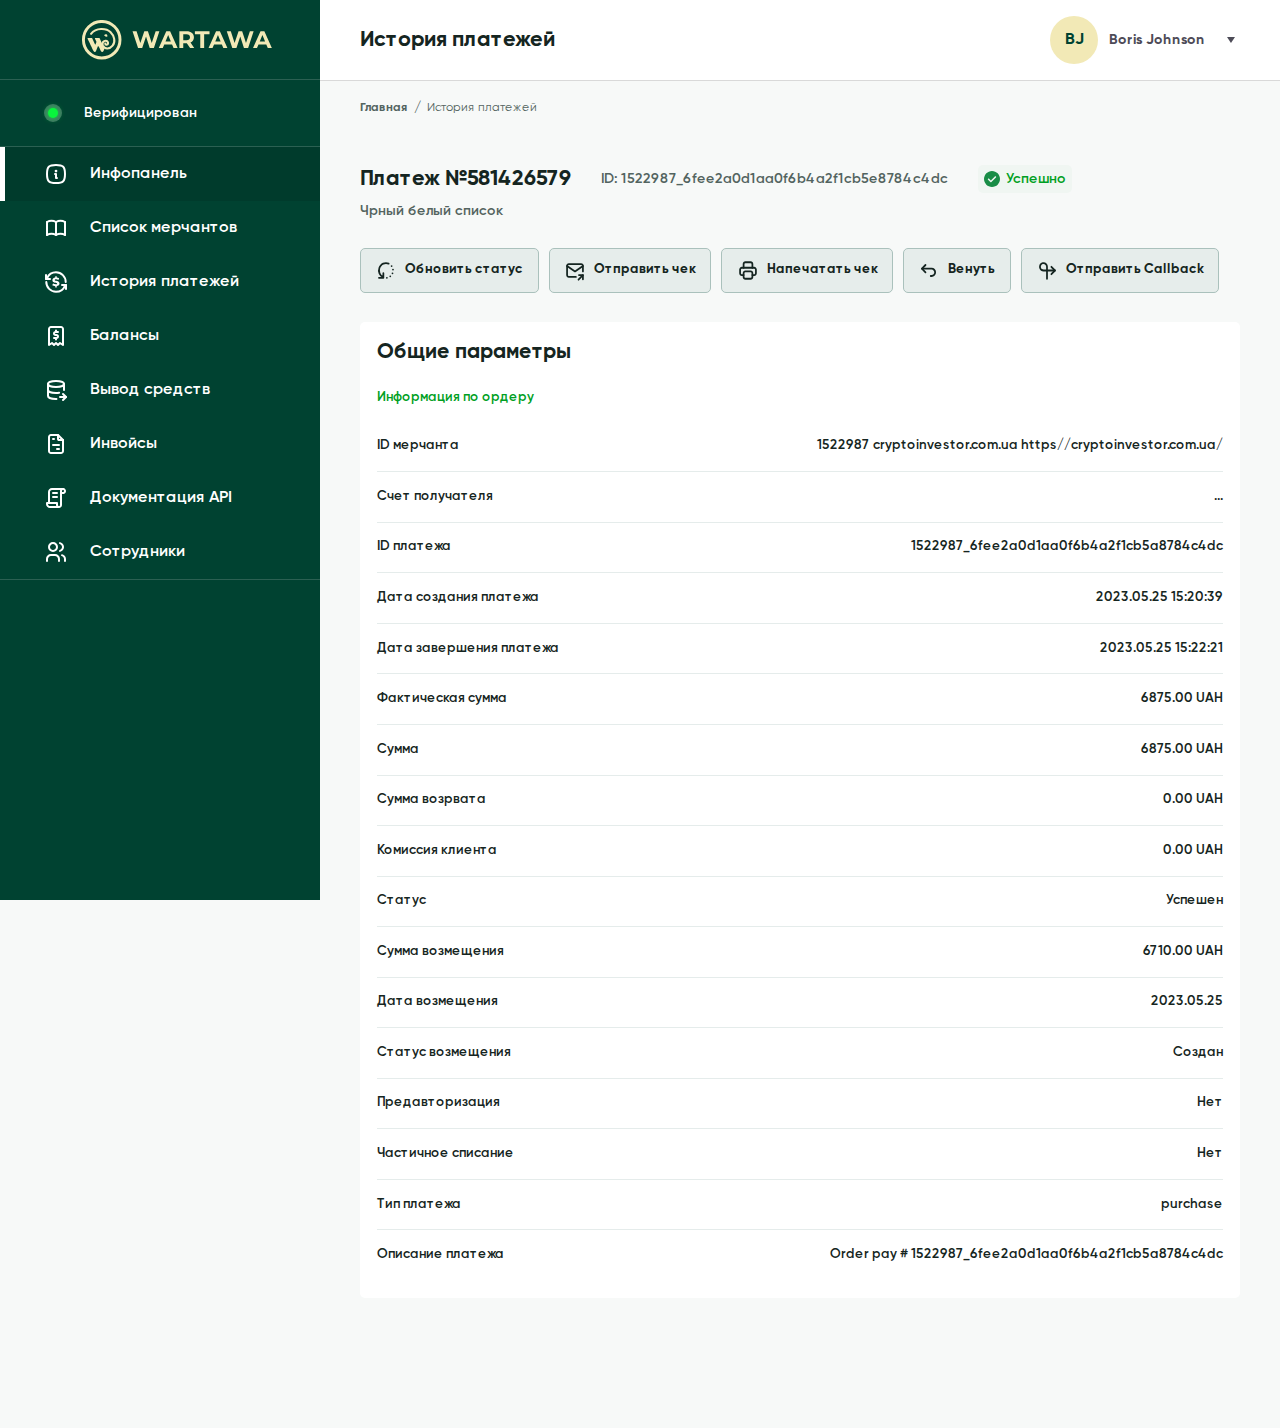
<file: history-payment.html>
<!DOCTYPE html>
<html lang="r">

<head>
	<title>История платежей</title>
	<meta charset="UTF-8">
	<meta name="format-detection" content="telephone=no">
	<!-- <style>body{opacity: 0;}</style> -->
	<link rel="stylesheet" href="css/style.css">
	<link rel="shortcut icon" href="favicon.ico">
	<!-- <meta name="robots" content="noindex, nofollow"> -->
	<meta name="viewport" content="width=device-width, initial-scale=1.0">
</head>

<body>
	<div class="wrapper">
		<div class="page">
			<aside data-simplebar class="sidebar">
				<a href="#" class="sidebar__logo">
					<img src="img/logo.svg" alt="Логотип">
				</a>
				<div class="sidebar__status"><span></span>Верифицирован</div>
				<nav class="sidebar__menu menu-sidebar">
					<ul class="menu-sidebar__list">
						<li><a class="_active" href="#"><img src="img/font-icons/infopanel.svg" alt="">Инфопанель</a></li>
						<li><a href="#"><img src="img/font-icons/list.svg" alt="">Список мерчантов</a></li>
						<li><a href="#"><img src="img/font-icons/history.svg" alt="">История платежей</a></li>
						<li><a href="#"><img src="img/font-icons/balances.svg" alt="">Балансы</a></li>
						<li><a href="#"><img src="img/font-icons/return.svg" alt="">Вывод средств</a></li>
						<li><a href="#"><img src="img/font-icons/invoices.svg" alt="">Инвойсы</a></li>
						<li><a href="#"><img src="img/font-icons/api.svg" alt="">Документация API</a></li>
						<li><a href="#"><img src="img/font-icons/employees.svg" alt="">Сотрудники</a></li>
					</ul>
				</nav>
			</aside>
			<main class="main">
				<header class="header">
					<div class="header__container">
						<h1 class="header__title">История платежей</h1>
						<div class="header__user user-header">
							<div class="user-header__avatar">BJ</div>
							<div class="user-header__content">
								<div class="user-header__name">Boris Johnson</div>
								<div class="user-header__dropdown">
									<img src="img/font-icons/menu-arrow.svg" alt="Открыть меню">
								</div>
							</div>
						</div>
					</div>
				</header>
				<div class="main__container">
					<div class="breadcrumbs">
						<ul>
							<li><a href="#">Главная</a></li>
							<li><a href="#" class="_active">История платежей</a></li>
						</ul>
					</div>
					<div class="payment">
						<div class="payment__header">
							<div class="payment__title">Платеж №581426579</div>
							<p class="payment__cod">ID: 1522987_6fee2a0d1aa0f6b4a2f1cb5e8784c4dc</p>
							<div class="payment__status">Успешно</div>
							<div class="payment__where">Чрный белый список</div>
						</div>
						<div class="payment__nav">
							<a href="#" type="button" class="payment__button button button-nav">
								<img src="img/font-icons/update.svg" alt="">
								Обновить статус
							</a>
							<a href="#" type="button" class="payment__button button button-nav">
								<img src="img/font-icons/send.svg" alt="">
								Отправить чек
							</a>
							<a href="#" type="button" class="payment__button button button-nav">
								<img src="img/font-icons/print.svg" alt="">
								Напечатать чек
							</a>
							<a href="#" type="button" class="payment__button button button-nav">
								<img src="img/font-icons/back.svg" alt="">
								Венуть
							</a>
							<a href="#" type="button" class="payment__button button button-nav">
								<img src="img/font-icons/callback.svg" alt="">
								Отправить Callback
							</a>
						</div>
						<div class="payment__body">
							<div class="payment__head">Общие параметры</div>
							<div class="payment__slogan">Информация по ордеру</div>
							<div class="payment__items">
								<div class="payment__item">
									<div class="payment__label">ID мерчанта</div>
									<div class="payment__value">1522987 cryptoinvestor.com.ua https//cryptoinvestor.com.ua/</div>
								</div>
								<div class="payment__item">
									<div class="payment__label">Счет получателя</div>
									<div class="payment__value">...</div>
								</div>
								<div class="payment__item">
									<div class="payment__label">ID платежа</div>
									<div class="payment__value">1522987_6fee2a0d1aa0f6b4a2f1cb5a8784c4dc</div>
								</div>
								<div class="payment__item">
									<div class="payment__label">Дата создания платежа</div>
									<div class="payment__value">2023.05.25 15:20:39</div>
								</div>
								<div class="payment__item">
									<div class="payment__label">Дата завершения платежа</div>
									<div class="payment__value">2023.05.25 15:22:21</div>
								</div>
								<div class="payment__item">
									<div class="payment__label">Фактическая сумма</div>
									<div class="payment__value">6875.00 UAH</div>
								</div>
								<div class="payment__item">
									<div class="payment__label">Сумма</div>
									<div class="payment__value">6875.00 UAH</div>
								</div>
								<div class="payment__item">
									<div class="payment__label">Сумма возрвата</div>
									<div class="payment__value">0.00 UAH</div>
								</div>
								<div class="payment__item">
									<div class="payment__label">Комиссия клиента</div>
									<div class="payment__value">0.00 UAH</div>
								</div>
								<div class="payment__item">
									<div class="payment__label">Статус</div>
									<div class="payment__value">Успешен</div>
								</div>
								<div class="payment__item">
									<div class="payment__label">Сумма возмещения</div>
									<div class="payment__value">6710.00 UAH</div>
								</div>
								<div class="payment__item">
									<div class="payment__label">Дата возмещения</div>
									<div class="payment__value">2023.05.25 </div>
								</div>
								<div class="payment__item">
									<div class="payment__label">Статус возмещения</div>
									<div class="payment__value">Создан</div>
								</div>
								<div class="payment__item">
									<div class="payment__label">Предавторизация</div>
									<div class="payment__value">Нет</div>
								</div>
								<div class="payment__item">
									<div class="payment__label">Частичное списание</div>
									<div class="payment__value">Нет</div>
								</div>
								<div class="payment__item">
									<div class="payment__label">Тип платежа</div>
									<div class="payment__value">purchase</div>
								</div>
								<div class="payment__item">
									<div class="payment__label">Описание платежа</div>
									<div class="payment__value">Order pay # 1522987_6fee2a0d1aa0f6b4a2f1cb5a8784c4dc </div>
								</div>
							</div>
						</div>
					</div>
				</div>
				<div class="nav">
					<a href="#" class="nav__item icon-menu">
						<img src="img/font-icons/wartawa.svg" alt="">
						<p>Wartawa</p>
					</a>
					<a href="#" class="nav__item">
						<img src="img/font-icons/payment.svg" alt="">
						<p>Платежи</p>
					</a>
					<a href="#" class="nav__item">
						<img src="img/font-icons/merchans.svg" alt="">
						<p>Мои мерчанты</p>
					</a>
					<a href="#" class="nav__item">
						<img src="img/font-icons/nav-balances.svg" alt="">
						<p>Балансы</p>
					</a>
					<a href="#" class="nav__item">
						<img src="img/font-icons/nav-invoices.svg" alt="">
						<p>Инвойсы</p>
					</a>
				</div>
			</main>
		</div>
	</div>
	<script src="js/app.js"></script>
</body>

</html>
</file>
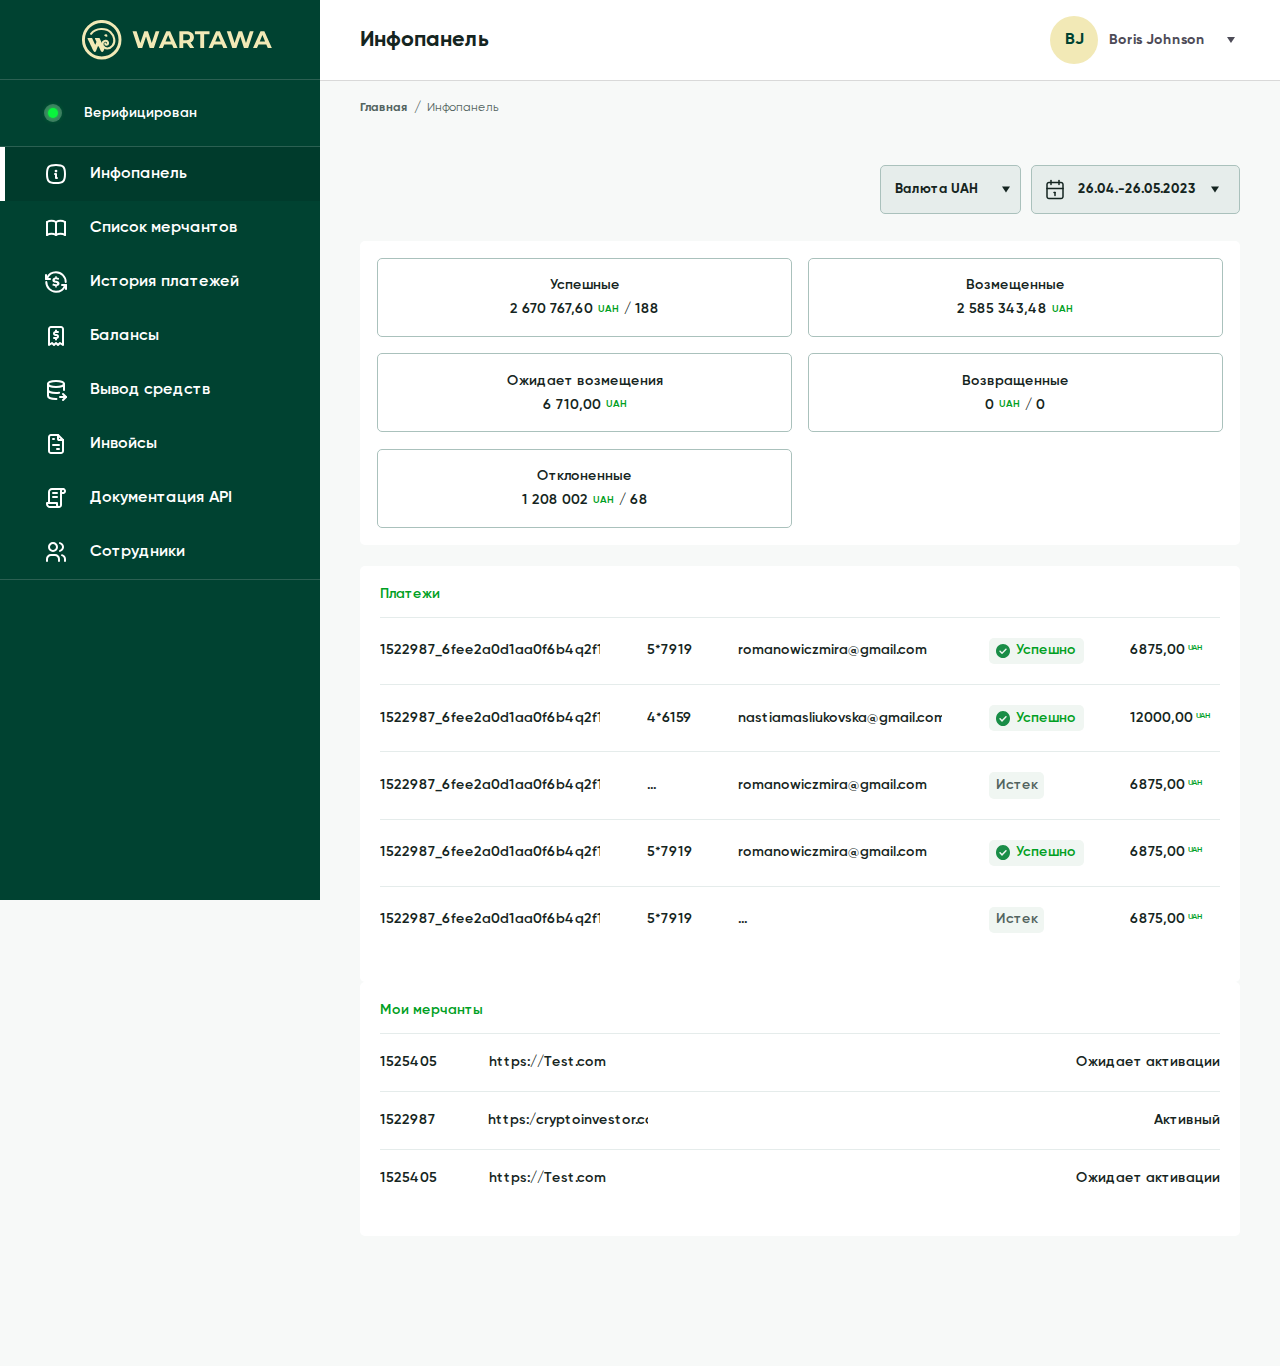
<file: home.html>
<!DOCTYPE html>
<html lang="r">

<head>
	<title>Инфопанель</title>
	<meta charset="UTF-8">
	<meta name="format-detection" content="telephone=no">
	<!-- <style>body{opacity: 0;}</style> -->
	<link rel="stylesheet" href="css/style.css">
	<link rel="shortcut icon" href="favicon.ico">
	<!-- <meta name="robots" content="noindex, nofollow"> -->
	<meta name="viewport" content="width=device-width, initial-scale=1.0">
</head>

<body>
	<div class="wrapper">
		<div class="page">
			<aside data-simplebar class="sidebar">
				<a href="#" class="sidebar__logo">
					<img src="img/logo.svg" alt="Логотип">
				</a>
				<div class="sidebar__status"><span></span>Верифицирован</div>
				<nav class="sidebar__menu menu-sidebar">
					<ul class="menu-sidebar__list">
						<li><a class="_active" href="#"><img src="img/font-icons/infopanel.svg" alt="">Инфопанель</a></li>
						<li><a href="#"><img src="img/font-icons/list.svg" alt="">Список мерчантов</a></li>
						<li><a href="#"><img src="img/font-icons/history.svg" alt="">История платежей</a></li>
						<li><a href="#"><img src="img/font-icons/balances.svg" alt="">Балансы</a></li>
						<li><a href="#"><img src="img/font-icons/return.svg" alt="">Вывод средств</a></li>
						<li><a href="#"><img src="img/font-icons/invoices.svg" alt="">Инвойсы</a></li>
						<li><a href="#"><img src="img/font-icons/api.svg" alt="">Документация API</a></li>
						<li><a href="#"><img src="img/font-icons/employees.svg" alt="">Сотрудники</a></li>
					</ul>
				</nav>
			</aside>
			<main class="main">
				<header class="header">
					<div class="header__container">
						<h1 class="header__title">Инфопанель</h1>
						<div class="header__user user-header">
							<div class="user-header__avatar">BJ</div>
							<div class="user-header__content">
								<div class="user-header__name">Boris Johnson</div>
								<div class="user-header__dropdown">
									<img src="img/font-icons/menu-arrow.svg" alt="Открыть меню">
								</div>
							</div>
						</div>
					</div>
				</header>
				<div class="main__container">
					<div class="breadcrumbs">
						<ul>
							<li><a href="#">Главная</a></li>
							<li><a href="#" class="_active">Инфопанель</a></li>
						</ul>
					</div>
					<div class="info-panel">
						<div class="info-panel__filter filter-info-panel">
							<div class="filter-info-panel__select">
								<select name="currency">
									<option value="1" selected>Валюта UAH</option>
									<option value="2">Валюта EUR</option>
									<option value="3">Валюта USD</option>
								</select>
							</div>
							<div class="filter-info-panel__select filter-info-panel__select-calendar">
								<select name="date">
									<option value="1" selected>26.04.-26.05.2023</option>
									<option value="2">Сегодня</option>
									<option value="3">Вчера</option>
									<option value="4">Последние 7 дней</option>
									<option value="5">Последние 30 дней</option>
									<option value="6">Текущий месяц</option>
									<option value="7">Предыдущий месяц</option>
								</select>
							</div>
						</div>
						<div class="info-panel__result result-info-panel">
							<div class="result-info-panel__grid">
								<div class="result-info-panel__item">
									<div class="result-info-panel__label">Успешные</div>
									<div class="result-info-panel__value">2 670 767,60 <span>UAH</span> / 188</div>
								</div>
								<div class="result-info-panel__item">
									<div class="result-info-panel__label">Возмещенные</div>
									<div class="result-info-panel__value">2 585 343,48 <span>UAH</span></div>
								</div>
								<div class="result-info-panel__item">
									<div class="result-info-panel__label">Ожидает возмещения</div>
									<div class="result-info-panel__value">6 710,00 <span>UAH</span></div>
								</div>
								<div class="result-info-panel__item">
									<div class="result-info-panel__label">Возвращенные</div>
									<div class="result-info-panel__value">0 <span>UAH</span> / 0</div>
								</div>
								<div class="result-info-panel__item">
									<div class="result-info-panel__label">Отклоненные</div>
									<div class="result-info-panel__value">1 208 002 <span>UAH</span> / 68</div>
								</div>
							</div>
						</div>
						<div class="info-panel__table table-info-panel">
							<div class="table-info-panel__column">
								<div class="table-info-panel__head">Платежи</div>
								<div class="table-info-panel__body">
									<div class="table-info-panel__row">
										<p class="table-info-panel__label table-info-panel__label-cod">1522987_6fee2a0d1aa0f6b4q2f1c0f6b4q2f1c</p>
										<p class="table-info-panel__label">5*7919</p>
										<p class="table-info-panel__label">romanowiczmira@gmail.com</p>
										<div class="table-info-panel__status table-info-panel__status-sc">Успешно</div>
										<p class="table-info-panel__label">6875,00 <span>UAH</span></p>
									</div>
									<div class="table-info-panel__row">
										<p class="table-info-panel__label table-info-panel__label-cod">1522987_6fee2a0d1aa0f6b4q2f1c0f6b4q2f1c</p>
										<p class="table-info-panel__label">4*6159</p>
										<p class="table-info-panel__label">nastiamasliukovska@gmail.com</p>
										<div class="table-info-panel__status table-info-panel__status-sc">Успешно</div>
										<p class="table-info-panel__label">12000,00<span>UAH</span></p>
									</div>
									<div class="table-info-panel__row">
										<p class="table-info-panel__label table-info-panel__label-cod">1522987_6fee2a0d1aa0f6b4q2f1c0f6b4q2f1c</p>
										<p class="table-info-panel__label">...</p>
										<p class="table-info-panel__label">romanowiczmira@gmail.com</p>
										<div class="table-info-panel__status">Истек</div>
										<p class="table-info-panel__label">6875,00 <span>UAH</span></p>
									</div>
									<div class="table-info-panel__row">
										<p class="table-info-panel__label table-info-panel__label-cod">1522987_6fee2a0d1aa0f6b4q2f1c0f6b4q2f1c</p>
										<p class="table-info-panel__label">5*7919</p>
										<p class="table-info-panel__label">romanowiczmira@gmail.com</p>
										<div class="table-info-panel__status table-info-panel__status-sc">Успешно</div>
										<p class="table-info-panel__label">6875,00 <span>UAH</span></p>
									</div>
									<div class="table-info-panel__row">
										<p class="table-info-panel__label table-info-panel__label-cod">1522987_6fee2a0d1aa0f6b4q2f1c0f6b4q2f1c</p>
										<p class="table-info-panel__label">5*7919</p>
										<p class="table-info-panel__label">...</p>
										<div class="table-info-panel__status">Истек</div>
										<p class="table-info-panel__label">6875,00 <span>UAH</span></p>
									</div>
								</div>
							</div>
							<div class="table-info-panel__column">
								<div class="table-info-panel__head">Мои мерчанты</div>
								<div class="table-info-panel__body">
									<div class="table-info-panel__line">
										<div class="table-info-panel__items">
											<p class="table-info-panel__label">1525405</p>
											<p class="table-info-panel__label table-info-panel__label-mail">https://Test.com</p>
										</div>
										<p class="table-info-panel__label">Ожидает активации</p>
									</div>
									<div class="table-info-panel__line">
										<div class="table-info-panel__items">
											<p class="table-info-panel__label">1522987</p>
											<p class="table-info-panel__label table-info-panel__label-mail">https:/cryptoinvestor.coferferf;we,f</p>
										</div>
										<p class="table-info-panel__label">Активный</p>
									</div>
									<div class="table-info-panel__line">
										<div class="table-info-panel__items">
											<p class="table-info-panel__label">1525405</p>
											<p class="table-info-panel__label table-info-panel__label-mail">https://Test.com</p>
										</div>
										<p class="table-info-panel__label">Ожидает активации</p>
									</div>
								</div>
							</div>
						</div>
						<div class="info-panel__mobile mobile-info-panel">
							<div class="mobile-info-panel__payment">
								<div class="table-info-panel__head">Платежи</div>
								<div data-spollers class="mobile-info-panel__block">
									<div data-spoller class="mobile-info-panel__header">
										<div class="mobile-info-panel__column">
											<div class="mobile-info-panel__code">1522987_6fee2a0d1aa0f6b4q2f1c</div>
											<div class="mobile-info-panel__cart">
												<img src="img/font-icons/cart.svg" alt="">
												5*7919
											</div>
										</div>
										<p class="table-info-panel__label mobile-info-panel__sum">6875,00 <span>UAH</span></p>
									</div>
									<div class="mobile-info-panel__content">
										<div class="mobile-info-panel__row">
											<div class="mobile-info-panel__label">Карта</div>
											<div class="mobile-info-panel__item">5*7919</div>
										</div>
										<div class="mobile-info-panel__row">
											<div class="mobile-info-panel__label">Email</div>
											<div class="mobile-info-panel__item">romanowiczmira@gmail.com</div>
										</div>
										<div class="mobile-info-panel__row">
											<div class="mobile-info-panel__label">Статус</div>
											<div class="table-info-panel__status table-info-panel__status-sc">Успешно</div>
										</div>
										<div class="mobile-info-panel__row">
											<div class="mobile-info-panel__label">Сумма</div>
											<p class="table-info-panel__label">6875,00 <span>UAH</span></p>
										</div>
									</div>
								</div>
								<div data-spollers class="mobile-info-panel__block">
									<div data-spoller class="mobile-info-panel__header">
										<div class="mobile-info-panel__column">
											<div class="mobile-info-panel__code">1522987_6fee2a0d1aa0f6b4q2f1c</div>
											<div class="mobile-info-panel__cart">
												<img src="img/font-icons/cart.svg" alt="">
												5*7919
											</div>
										</div>
										<p class="table-info-panel__label mobile-info-panel__sum">6875,00 <span>UAH</span></p>
									</div>
									<div class="mobile-info-panel__content">
										<div class="mobile-info-panel__row">
											<div class="mobile-info-panel__label">Карта</div>
											<div class="mobile-info-panel__item">5*7919</div>
										</div>
										<div class="mobile-info-panel__row">
											<div class="mobile-info-panel__label">Email</div>
											<div class="mobile-info-panel__item">romanowiczmira@gmail.com</div>
										</div>
										<div class="mobile-info-panel__row">
											<div class="mobile-info-panel__label">Статус</div>
											<div class="table-info-panel__status table-info-panel__status-sc">Успешно</div>
										</div>
										<div class="mobile-info-panel__row">
											<div class="mobile-info-panel__label">Сумма</div>
											<p class="table-info-panel__label">6875,00 <span>UAH</span></p>
										</div>
									</div>
								</div>
								<div data-spollers class="mobile-info-panel__block">
									<div data-spoller class="mobile-info-panel__header">
										<div class="mobile-info-panel__column">
											<div class="mobile-info-panel__code">1522987_6fee2a0d1aa0f6b4q2f1c</div>
											<div class="mobile-info-panel__cart">
												<img src="img/font-icons/cart.svg" alt="">
												5*7919
											</div>
										</div>
										<p class="table-info-panel__label mobile-info-panel__sum">6875,00 <span>UAH</span></p>
									</div>
									<div class="mobile-info-panel__content">
										<div class="mobile-info-panel__row">
											<div class="mobile-info-panel__label">Карта</div>
											<div class="mobile-info-panel__item">4*3850</div>
										</div>
										<div class="mobile-info-panel__row">
											<div class="mobile-info-panel__label">Email</div>
											<div class="mobile-info-panel__item">...</div>
										</div>
										<div class="mobile-info-panel__row">
											<div class="mobile-info-panel__label">Статус</div>
											<div class="table-info-panel__status">Истек</div>
										</div>
										<div class="mobile-info-panel__row">
											<div class="mobile-info-panel__label">Сумма</div>
											<p class="table-info-panel__label">6875,00 <span>UAH</span></p>
										</div>
									</div>
								</div>
								<div data-spollers class="mobile-info-panel__block">
									<div data-spoller class="mobile-info-panel__header">
										<div class="mobile-info-panel__column">
											<div class="mobile-info-panel__code">1522987_6fee2a0d1aa0f6b4q2f1c</div>
											<div class="mobile-info-panel__cart">
												<img src="img/font-icons/cart.svg" alt="">
												5*7919
											</div>
										</div>
										<p class="table-info-panel__label mobile-info-panel__sum">6875,00 <span>UAH</span></p>
									</div>
									<div class="mobile-info-panel__content">
										<div class="mobile-info-panel__row">
											<div class="mobile-info-panel__label">Карта</div>
											<div class="mobile-info-panel__item">5*7919</div>
										</div>
										<div class="mobile-info-panel__row">
											<div class="mobile-info-panel__label">Email</div>
											<div class="mobile-info-panel__item">romanowiczmira@gmail.com</div>
										</div>
										<div class="mobile-info-panel__row">
											<div class="mobile-info-panel__label">Статус</div>
											<div class="table-info-panel__status table-info-panel__status-sc">Успешно</div>
										</div>
										<div class="mobile-info-panel__row">
											<div class="mobile-info-panel__label">Сумма</div>
											<p class="table-info-panel__label">6875,00 <span>UAH</span></p>
										</div>
									</div>
								</div>
							</div>
							<div class="mobile-info-panel__merchants merchants-mobile-info">
								<div class="table-info-panel__head">Платежи</div>
								<div class="merchants-mobile-info__block">
									<div class="merchants-mobile-info__content">
										<p class="merchants-mobile-info__code">1525405</p>
										<p class="merchants-mobile-info__mail">https://Test.com</p>
									</div>
									<p class="merchants-mobile-info__status">Ожидает активации</p>
								</div>
								<div class="merchants-mobile-info__block">
									<div class="merchants-mobile-info__content">
										<p class="merchants-mobile-info__code">1522987</p>
										<p class="merchants-mobile-info__mail">https:/cryptoinvestor.com.ua</p>
									</div>
									<p class="merchants-mobile-info__status">Активный</p>
								</div>
							</div>
						</div>
					</div>
				</div>
				<div class="nav">
					<a href="#" class="nav__item icon-menu">
						<img src="img/font-icons/wartawa.svg" alt="">
						<p>Wartawa</p>
					</a>
					<a href="#" class="nav__item">
						<img src="img/font-icons/payment.svg" alt="">
						<p>Платежи</p>
					</a>
					<a href="#" class="nav__item">
						<img src="img/font-icons/merchans.svg" alt="">
						<p>Мои мерчанты</p>
					</a>
					<a href="#" class="nav__item">
						<img src="img/font-icons/nav-balances.svg" alt="">
						<p>Балансы</p>
					</a>
					<a href="#" class="nav__item">
						<img src="img/font-icons/nav-invoices.svg" alt="">
						<p>Инвойсы</p>
					</a>
				</div>
			</main>
		</div>
	</div>
	<script src="js/app.js"></script>
</body>

</html>
</file>
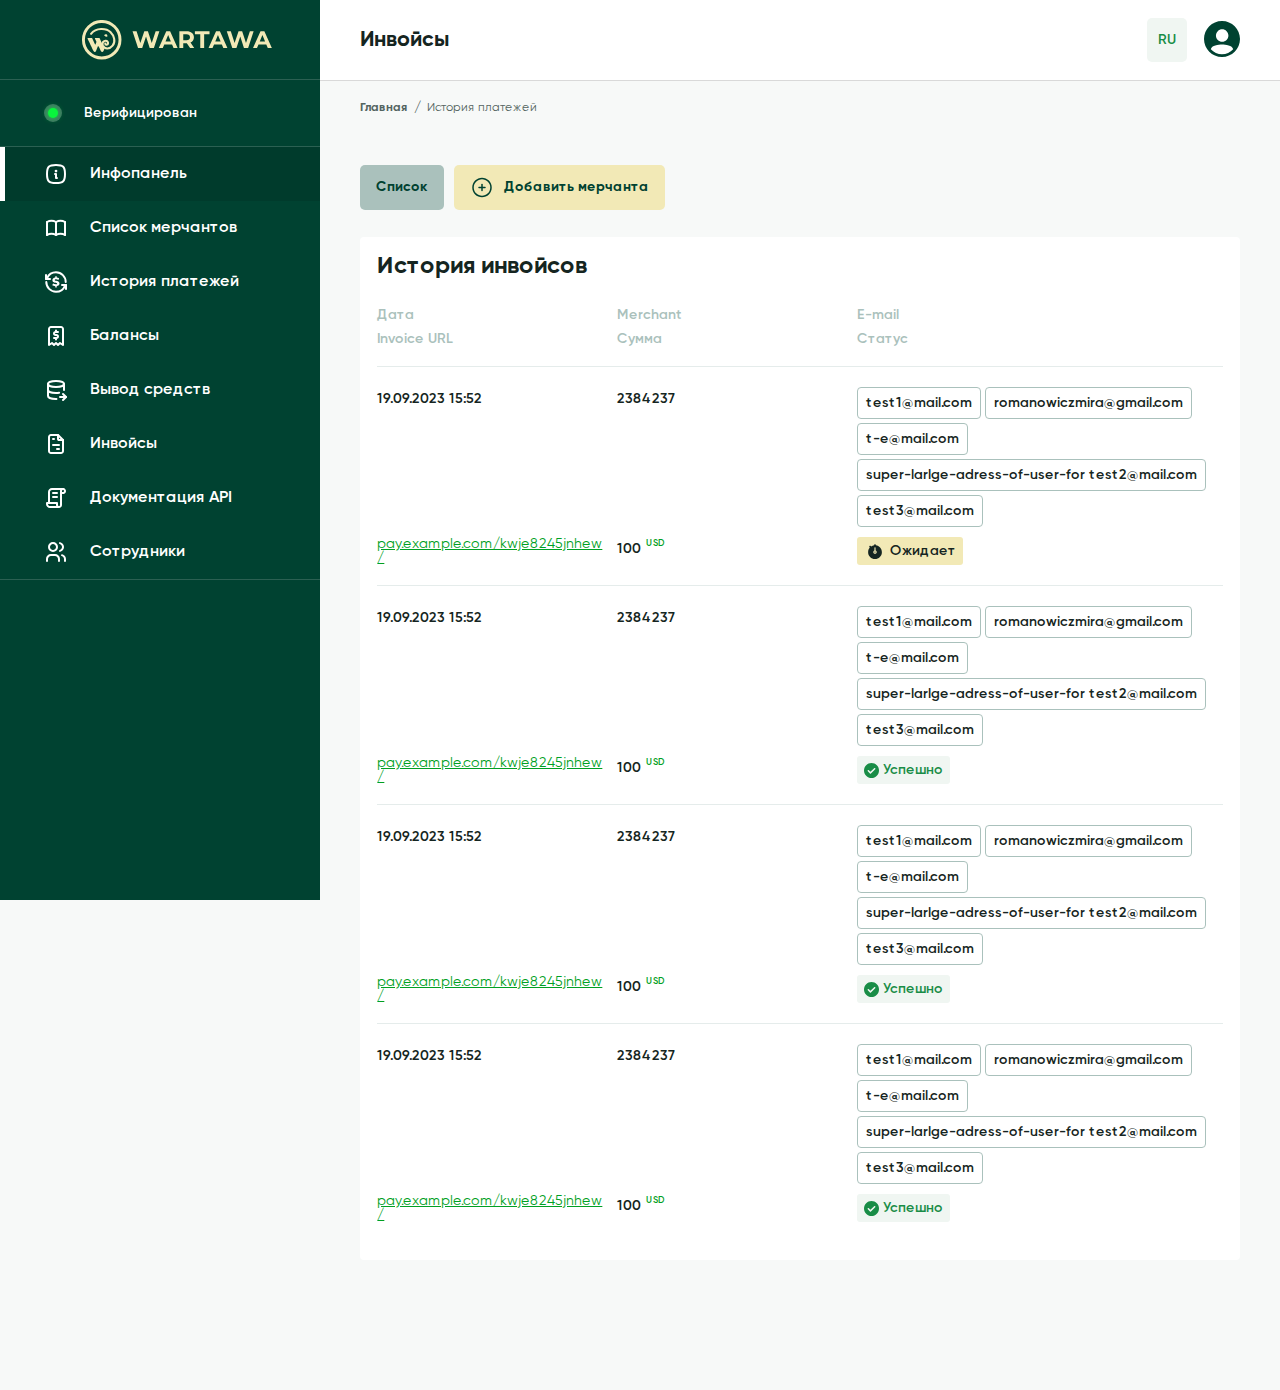
<file: invoices-2.html>
<!DOCTYPE html>
<html lang="r">

<head>
   <title>Вывод средств</title>
   <meta charset="UTF-8">
   <meta name="format-detection" content="telephone=no">
   <!-- <style>body{opacity: 0;}</style> -->
   <link rel="stylesheet" href="css/style.css">
   <link rel="shortcut icon" href="favicon.ico">
   <!-- <meta name="robots" content="noindex, nofollow"> -->
   <meta name="viewport" content="width=device-width, initial-scale=1.0">
</head>

<body>
   <div class="wrapper">
      <div class="page">
         <aside data-simplebar class="sidebar">
            <a href="#" class="sidebar__logo">
               <img src="img/logo.svg" alt="Логотип">
            </a>
            <div class="sidebar__status"><span></span>Верифицирован</div>
            <nav class="sidebar__menu menu-sidebar">
               <ul class="menu-sidebar__list">
                  <li><a class="_active" href="#"><img src="img/font-icons/infopanel.svg" alt="">Инфопанель</a></li>
                  <li><a href="#"><img src="img/font-icons/list.svg" alt="">Список мерчантов</a></li>
                  <li><a href="#"><img src="img/font-icons/history.svg" alt="">История платежей</a></li>
                  <li><a href="#"><img src="img/font-icons/balances.svg" alt="">Балансы</a></li>
                  <li><a href="#"><img src="img/font-icons/return.svg" alt="">Вывод средств</a></li>
                  <li><a href="#"><img src="img/font-icons/invoices.svg" alt="">Инвойсы</a></li>
                  <li><a href="#"><img src="img/font-icons/api.svg" alt="">Документация API</a></li>
                  <li><a href="#"><img src="img/font-icons/employees.svg" alt="">Сотрудники</a></li>
               </ul>
            </nav>
         </aside>
         <main class="main">
            <header class="header">
               <div class="header__container">
                  <h1 class="header__title">Инвойсы</h1>
                  <div class="header__profil profil-header">
                     <div class="profil-header__langs langs-header">
                        <span class="langs-header__selected">RU</span>
                        <div class="langs-header__list">
                           <span>Язык</span>
                           <button type="button" class="langs-header__list-close"></button>
                           <div data-lang="ENG" class="langs-header__lang _eng">English</div>
                           <div data-lang="UK" class="langs-header__lang _uk">Українська</div>
                           <div data-lang="CZ" class="langs-header__lang _ch">Čeština</div>
                           <div data-lang="SK" class="langs-header__lang _sl">Slovenský</div>
                           <div data-lang="PL" class="langs-header__lang _pl">Polski</div>
                           <div data-lang="RU" class="langs-header__lang _ru">Русский</div>
                        </div>
                     </div>
                     <div class="profil-header__avatar">
                        <div class="profil-header__img">
                           <svg width="36" height="36" viewBox="0 0 36 36" fill="none"
                              xmlns="http://www.w3.org/2000/svg">
                              <path
                                 d="M18 0C8.07508 0 0 8.07508 0 18C0 27.9249 8.07508 36 18 36C27.9249 36 36 27.9249 36 18C36 8.07508 27.9249 0 18 0ZM18.1735 8.30769C19.826 8.30769 21.4109 8.96415 22.5794 10.1326C23.7479 11.3011 24.4043 12.886 24.4043 14.5385C24.4043 16.191 23.7479 17.7758 22.5794 18.9443C21.4109 20.1128 19.826 20.7692 18.1735 20.7692C16.521 20.7692 14.9362 20.1128 13.7677 18.9443C12.5992 17.7758 11.9428 16.191 11.9428 14.5385C11.9428 12.886 12.5992 11.3011 13.7677 10.1326C14.9362 8.96415 16.521 8.30769 18.1735 8.30769ZM18 33.2308C15.8994 33.2315 13.8214 32.7966 11.8974 31.9536C9.97334 31.1105 8.24501 29.8777 6.82154 28.3329C7.58585 24.3692 14.4554 23.5385 18 23.5385C21.5446 23.5385 28.4123 24.3692 29.1785 28.3311C27.7553 29.8764 26.0271 31.1097 24.103 31.953C22.1789 32.7964 20.1008 33.2315 18 33.2308Z"
                                 fill="#004231" />
                           </svg>
                        </div>
                        <ul class="profil-header__dropdown">
                           <li>
                              <a href="#" class="profil-header__dropdown-settings">Настройки пользователя</a>
                           </li>
                           <li>
                              <a href="#" class="profil-header__dropdown-exit">Выход</a>
                           </li>
                        </ul>
                     </div>
                  </div>
               </div>
            </header>
            <div class="main__container">
               <div class="breadcrumbs">
                  <ul>
                     <li><a href="#">Главная</a></li>
                     <li><a href="#" class="_active">История платежей</a></li>
                  </ul>
               </div>
               <div data-tabs class="invoices">
                  <nav data-tabs-titles class="list-merchants__nav invoices__nav">
                     <button data-tabs-title type="button" class="invoices-page__button button _tab-active _list">Список</button>
                     <button data-tabs-title type="button" class="invoices-page__button button _add">
                        <img src="img/font-icons/add.svg" alt="">
                        Добавить мерчанта
                     </button>
                  </nav>
                  <div data-tabs-body class="invoices__body">
                     <div data-tabs-item class="invoices__block invoices-history invoices__block-f">
                        <div class="invoices-history__title">История инвойсов</div>
                        <div class="invoices-history__desktop">
                           <div class="invoices-history__head">
                              <div class="invoices-history__label invoices-history__label-value">Дата</div>
                              <div class="invoices-history__label invoices-history__label-value">Merchant</div>
                              <div class="invoices-history__label invoices-history__label-emails">E-mail</div>
                              <div class="invoices-history__label invoices-history__label-url">Invoice URL</div>
                              <div class="invoices-history__label invoices-history__label-value">Сумма</div>
                              <div class="invoices-history__label invoices-history__label-value">Статус</div>
                           </div>
                           <div class="invoices-history__body">
                              <div class="invoices-history__row">
                                 <div class="invoices-history__value">19.09.2023 15:52</div>
                                 <div class="invoices-history__value">2384237</div>
                                 <ul class="invoices-history__emails">
                                    <li>test1@mail.com</li>
                                    <li>romanowiczmira@gmail.com</li>
                                    <li>t-e@mail.com</li>
                                    <li>super-larlge-adress-of-user-for test2@mail.com</li>
                                    <li>test3@mail.com</li>
                                 </ul>
                                 <span class="invoices-history__url"><a href="#">pay.example.com/kwje8245jnhew/</a></span>
                                 <div class="invoices-history__value">100 <span>USD</span></div>
                                 <div class="invoices-history__status -yellow"><span>Ожидает</span></div>
                              </div>
                              <div class="invoices-history__row">
                                 <div class="invoices-history__value">19.09.2023 15:52</div>
                                 <div class="invoices-history__value">2384237</div>
                                 <ul class="invoices-history__emails">
                                    <li>test1@mail.com</li>
                                    <li>romanowiczmira@gmail.com</li>
                                    <li>t-e@mail.com</li>
                                    <li>super-larlge-adress-of-user-for test2@mail.com</li>
                                    <li>test3@mail.com</li>
                                 </ul>
                                 <span class="invoices-history__url"><a href="#">pay.example.com/kwje8245jnhew/</a></span>
                                 <div class="invoices-history__value">100 <span>USD</span></div>
                                 <div class="invoices-history__status -green"><span>Успешно</span></div>
                              </div>
                              <div class="invoices-history__row">
                                 <div class="invoices-history__value">19.09.2023 15:52</div>
                                 <div class="invoices-history__value">2384237</div>
                                 <ul class="invoices-history__emails">
                                    <li>test1@mail.com</li>
                                    <li>romanowiczmira@gmail.com</li>
                                    <li>t-e@mail.com</li>
                                    <li>super-larlge-adress-of-user-for test2@mail.com</li>
                                    <li>test3@mail.com</li>
                                 </ul>
                                 <span class="invoices-history__url"><a href="#">pay.example.com/kwje8245jnhew/</a></span>
                                 <div class="invoices-history__value">100 <span>USD</span></div>
                                 <div class="invoices-history__status -green"><span>Успешно</span></div>
                              </div>
                              <div class="invoices-history__row">
                                 <div class="invoices-history__value">19.09.2023 15:52</div>
                                 <div class="invoices-history__value">2384237</div>
                                 <ul class="invoices-history__emails">
                                    <li>test1@mail.com</li>
                                    <li>romanowiczmira@gmail.com</li>
                                    <li>t-e@mail.com</li>
                                    <li>super-larlge-adress-of-user-for test2@mail.com</li>
                                    <li>test3@mail.com</li>
                                 </ul>
                                 <span class="invoices-history__url"><a href="#">pay.example.com/kwje8245jnhew/</a></span>
                                 <div class="invoices-history__value">100 <span>USD</span></div>
                                 <div class="invoices-history__status -green"><span>Успешно</span></div>
                              </div>
                           </div>
                        </div>
                        <div class="invoices-history__mobile mobile-history">
                           <div class="mobile-history__block">
                              <div class="mobile-history__head">
                                 <div class="mobile-history__row mobile-history__row-head">
                                    <span class="mobile-history__date">2023.05.25 - 15:20:39</span>
                                    <div class="mobile-history__status -green">Успешно</div>
                                 </div>
                                 <div class="mobile-history__row mobile-history__row-sum">
                                    <div class="mobile-history__label">Сумма</div>
                                    <div class="mobile-history__item">100 <span>USD</span></div>
                                 </div>
                              </div>
                              <div class="mobile-history__body">
                                 <div class="mobile-history__row">
                                    <div class="mobile-history__label">Merchant</div>
                                    <div class="mobile-history__item">5*7919</div>
                                 </div>
                                 <div class="mobile-history__row mobile-history__row-emails">
                                    <div class="mobile-history__label">Email</div>
                                    <ul class="mobile-history__emails">
                                       <li>romanowiczmira@gmail.com</li>
                                       <li>test1@mail.com</li>
                                       <li>tst@mail.com</li>
                                       <li>tst@mail.com</li>
                                    </ul>
                                 </div>
                                 <div class="mobile-history__row mobile-history__row-last">
                                    <div class="mobile-history__label">Invoice URL</div>
                                    <div class="mobile-history__link">pay.example.com/kwje8245jnhew/</div>
                                 </div>
                              </div>
                              <div class="mobile-history__more _active"></div>
                           </div>
                           <div class="mobile-history__block">
                              <div class="mobile-history__head">
                                 <div class="mobile-history__row mobile-history__row-head">
                                    <span class="mobile-history__date">2023.05.25 - 15:20:39</span>
                                    <div class="mobile-history__status -yellow">Ожидает</div>
                                 </div>
                                 <div class="mobile-history__row mobile-history__row-sum">
                                    <div class="mobile-history__label">Сумма</div>
                                    <div class="mobile-history__item">100 <span>USD</span></div>
                                 </div>
                              </div>
                              <div class="mobile-history__body">
                                 <div class="mobile-history__row">
                                    <div class="mobile-history__label">Merchant</div>
                                    <div class="mobile-history__item">5*7919</div>
                                 </div>
                                 <div class="mobile-history__row mobile-history__row-emails">
                                    <div class="mobile-history__label">Email</div>
                                    <ul class="mobile-history__emails">
                                       <li>romanowiczmira@gmail.com</li>
                                       <li>test1@mail.com</li>
                                    </ul>
                                 </div>
                                 <div class="mobile-history__row mobile-history__row-last">
                                    <div class="mobile-history__label">Invoice URL</div>
                                    <div class="mobile-history__link">pay.example.com/kwje8245jnhew/</div>
                                 </div>
                              </div>
                              <div class="mobile-history__more _active"></div>
                           </div>
                        </div>
                     </div>
                     <form action="#" data-tabs-item class="invoices__block">
                        <div class="invoice__create create-invoices">
                           <div class="create-invoices__title">Создать инвойс</div>
                           <div class="create-invoices__content">
                              <div class="create-invoices__grid">
                                 <div class="merchants-information__input">
                                    <div class="merchants-information__label">ID мерчанта</div>
                                    <select name="id">
                                       <option data-asset="1522987 Activated" data-asset="Activated" value="1" selected>
                                          cryptoinvestor.com.ua</option>
                                       <option data-asset="1522987" value="1">cryptoinvestor.com.ua</option>
                                       <option data-asset="1522987" value="2">cryptoinvestor.com.ua</option>
                                       <option data-asset="1522987" value="3">cryptoinvestor.com.ua</option>
                                    </select>
                                 </div>
                                 <div class="create-invoices__date">
                                    <div class="merchants-information__input">
                                       <div class="merchants-information__label">Сумма</div>
                                       <div class="create-invoices__date-row">
                                          <input type="number" name="sum" placeholder="0.00" class="input input-date">
                                          <select name="currency">
                                             <option value="1" selected>UAH</option>
                                             <option value="2">EUR</option>
                                             <option value="3">USD</option>
                                          </select>
                                       </div>
                                    </div>
                                    <div class="merchants-information__input create-invoices__currency">
                                       <div class="merchants-information__label">Валюта</div>
                                       <select name="currency">
                                          <option value="1" selected>UAH</option>
                                          <option value="2">EUR</option>
                                          <option value="3">USD</option>
                                       </select>
                                    </div>
                                 </div>
                                 <div class="merchants-information__input">
                                    <div class="merchants-information__label">Получатель</div>
                                    <input type="text" name="web-saite" placeholder="+ добавить Email" class="input">
                                 </div>
                                 <div class="merchants-information__input">
                                    <div class="merchants-information__label">Имя плательщика</div>
                                    <input type="text" name="web-saite" placeholder="Имя" class="input">
                                 </div>
                                 <div class="create-invoices__meta">
                                    <span>Вы можете кастомизировать внешний вид инвойса, добавив информаию про проект.
                                       <strong>Добавить логотип и контакты.</strong></span>
                                 </div>
                                 <div class="merchants-information__input">
                                    <div class="merchants-information__label">Номер телефона</div>
                                    <div class="merchants-information__phone">
                                       <div class="merchants-information__country">
                                          <select name="country-number">
                                             <option data-asset="img/font-icons/country.svg" value="1" selected>+44
                                             </option>
                                             <option data-asset="img/font-icons/country.svg" value="2">+48</option>
                                             <option data-asset="img/font-icons/country.svg" value="3">+3</option>
                                             <option data-asset="img/font-icons/country.svg" value="4">+380</option>
                                          </select>
                                       </div>
                                       <input type="tel" name="form[]" placeholder="Номер телефона">
                                    </div>
                                 </div>
                              </div>
                              <div class="merchants-information__input textarea-purpose">
                                 <div class="merchants-information__label">Назначение</div>
                                 <textarea name="purpose" id="purpose" cols="30" rows="0" placeholder="Назначение"
                                    class="input"></textarea>
                              </div>
                              <div class="create-invoices__line">
                                 <div class="create-invoices__checkbox">
                                    <input id="c_4" class="create-invoices-checkbox__input" type="checkbox" value="1"
                                       name="preauthorization">
                                    <label for="c_4" class="create-invoices-checkbox__label"><span
                                          class="create-invoices-checkbox__text">Предавторизация</span></label>
                                 </div>
                                 <div class="merchants-information__input">
                                    <div class="merchants-information__label">Срок действия</div>
                                    <input type="text" name="web-saite" placeholder="Срок действия" class="input">
                                 </div>
                                 <div class="merchants-information__input">
                                    <div class="merchants-information__label">Язык Email сообщения</div>
                                    <select name="lang">
                                       <option value="1" selected>Український</option>
                                       <option value="2">Англійський</option>
                                    </select>
                                 </div>
                              </div>
                              <div class="merchants-information__input create-invoices__textarea">
                                 <div class="merchants-information__label">Сайт</div>
                                 <textarea name="additionaldata" id="additionaldata" cols="30" rows="0"
                                    placeholder="Введите дополнительные данные..." class="input"></textarea>
                              </div>
                              <button type="submit" class="create-invoices__button button button-green">Создать
                                 инвойс</button>
                           </div>
                        </div>
                     </form>
                  </div>
               </div>
            </div>
            <div class="nav">
               <a href="#" class="nav__item icon-menu">
                  <img src="img/font-icons/wartawa.svg" alt="">
                  <p>Wartawa</p>
               </a>
               <a href="#" class="nav__item">
                  <img src="img/font-icons/payment.svg" alt="">
                  <p>Платежи</p>
               </a>
               <a href="#" class="nav__item">
                  <img src="img/font-icons/merchans.svg" alt="">
                  <p>Мои мерчанты</p>
               </a>
               <a href="#" class="nav__item">
                  <img src="img/font-icons/nav-balances.svg" alt="">
                  <p>Балансы</p>
               </a>
               <a href="#" class="nav__item">
                  <img src="img/font-icons/nav-invoices.svg" alt="">
                  <p>Инвойсы</p>
               </a>
            </div>
         </main>
      </div>
   </div>
   <script src="js/app.js"></script>
</body>

</html>
</file>
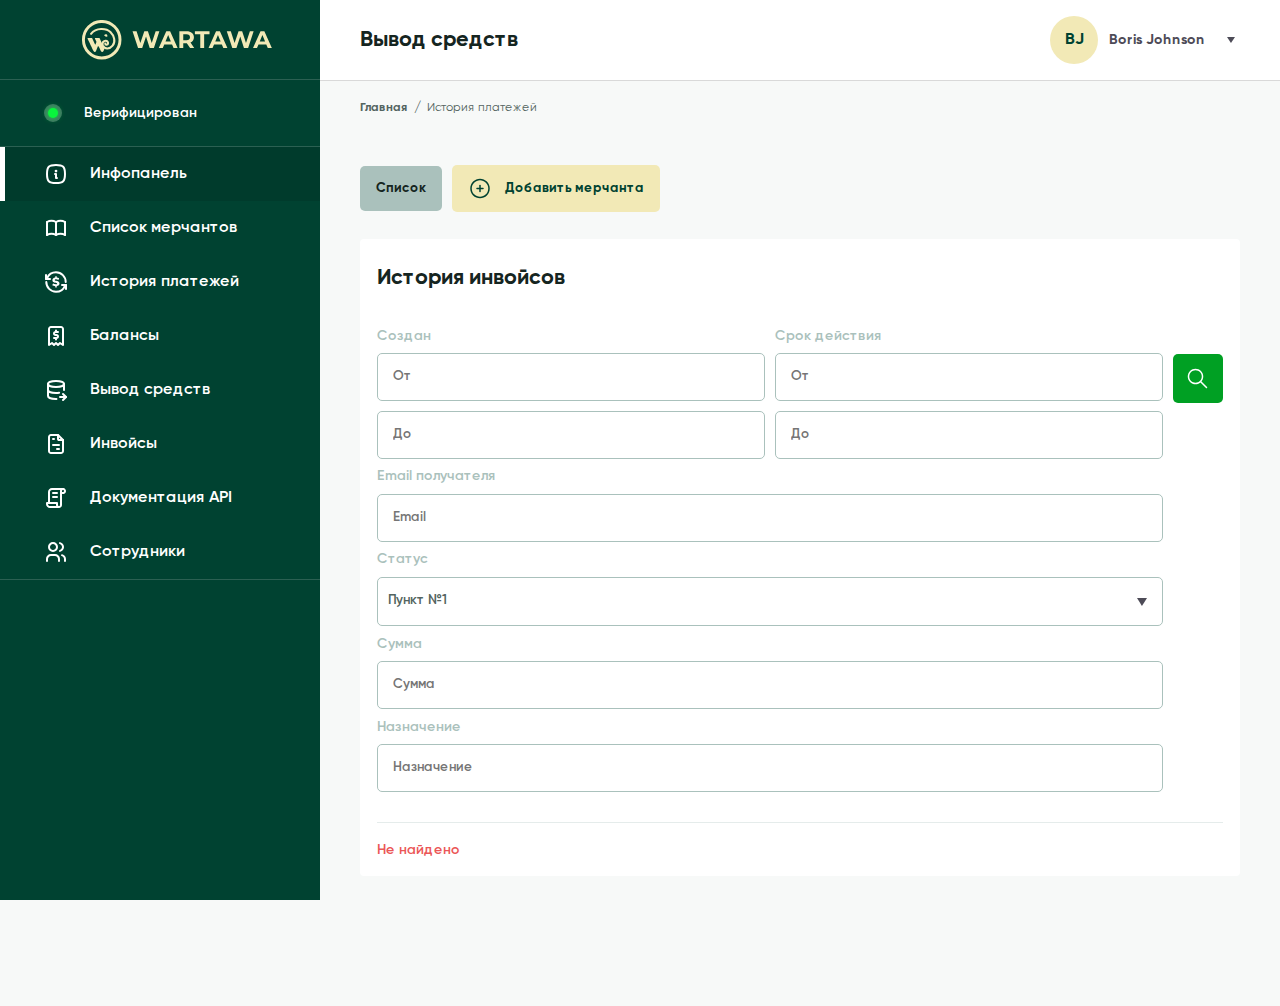
<file: invoices.html>
<!DOCTYPE html>
<html lang="r">

<head>
	<title>Вывод средств</title>
	<meta charset="UTF-8">
	<meta name="format-detection" content="telephone=no">
	<!-- <style>body{opacity: 0;}</style> -->
	<link rel="stylesheet" href="css/style.css">
	<link rel="shortcut icon" href="favicon.ico">
	<!-- <meta name="robots" content="noindex, nofollow"> -->
	<meta name="viewport" content="width=device-width, initial-scale=1.0">
</head>

<body>
	<div class="wrapper">
		<div class="page">
			<aside data-simplebar class="sidebar">
				<a href="#" class="sidebar__logo">
					<img src="img/logo.svg" alt="Логотип">
				</a>
				<div class="sidebar__status"><span></span>Верифицирован</div>
				<nav class="sidebar__menu menu-sidebar">
					<ul class="menu-sidebar__list">
						<li><a class="_active" href="#"><img src="img/font-icons/infopanel.svg" alt="">Инфопанель</a></li>
						<li><a href="#"><img src="img/font-icons/list.svg" alt="">Список мерчантов</a></li>
						<li><a href="#"><img src="img/font-icons/history.svg" alt="">История платежей</a></li>
						<li><a href="#"><img src="img/font-icons/balances.svg" alt="">Балансы</a></li>
						<li><a href="#"><img src="img/font-icons/return.svg" alt="">Вывод средств</a></li>
						<li><a href="#"><img src="img/font-icons/invoices.svg" alt="">Инвойсы</a></li>
						<li><a href="#"><img src="img/font-icons/api.svg" alt="">Документация API</a></li>
						<li><a href="#"><img src="img/font-icons/employees.svg" alt="">Сотрудники</a></li>
					</ul>
				</nav>
			</aside>
			<main class="main">
				<header class="header">
					<div class="header__container">
						<h1 class="header__title">Вывод средств</h1>
						<div class="header__user user-header">
							<div class="user-header__avatar">BJ</div>
							<div class="user-header__content">
								<div class="user-header__name">Boris Johnson</div>
								<div class="user-header__dropdown">
									<img src="img/font-icons/menu-arrow.svg" alt="Открыть меню">
								</div>
							</div>
						</div>
					</div>
				</header>
				<div class="main__container">
					<div class="breadcrumbs">
						<ul>
							<li><a href="#">Главная</a></li>
							<li><a href="#" class="_active">История платежей</a></li>
						</ul>
					</div>
					<div data-tabs class="invoices">
						<nav data-tabs-titles class="list-merchants__nav invoices__nav">
							<button data-tabs-title type="button" class="list-merchants__list list-merchants__button button _tab-active invoices__list">Список</button>
							<button data-tabs-title type="button" class="list-merchants__add list-merchants__button button invoices__add">
								<img src="img/font-icons/add.svg" alt="">
								Добавить мерчанта
							</button>
						</nav>
						<div data-tabs-body class="invoices__body">
							<div data-tabs-item class="invoices__block invoices__block-f">
								<div data-da=".invoices, 768, first" class="invoices__title">История инвойсов</div>
								<div class="invoices__filter filter-invoices">
									<button type="button" class="filter-invoices__open"><span>Фильтр</span></button>
									<div class="filter-invoices__form"></div>
								</div>
								<form action="#" class="invoices__search search-invoices">
									<div data-da=".filter-invoices__form, 768" class="search-invoices__inputs">
										<div class="search-invoices__date">
											<div class="search-invoices__column">
												<div class="search-invoices__input">
													<div class="search-invoices__label">Создан</div>
													<div class="search-invoices__date-values">
														<input type="text" name="ot" placeholder="От" class="input input-data">
														<input type="text" name="ot" placeholder="До" class="input input-data">
													</div>
												</div>
											</div>
											<div class="search-invoices__column">
												<div class="search-invoices__input">
													<div class="search-invoices__label">Срок действия</div>
													<div class="search-invoices__date-values">
														<input type="text" name="ot" placeholder="От" class="input input-data">
														<input type="text" name="ot" placeholder="До" class="input input-data">
													</div>
												</div>
											</div>
										</div>
										<div class="search-invoices__input">
											<div class="search-invoices__label">Email получателя</div>
											<input type="text" name="ot" placeholder="Email" class="input">
										</div>
										<div class="search-invoices__input">
											<div class="search-invoices__label">Статус</div>
											<select name="status">
												<option value="1" selected>Пункт №1</option>
												<option value="2">Пункт №2</option>
												<option value="3">Пункт №3</option>
												<option value="4">Пункт №4</option>
											</select>
										</div>
										<div class="search-invoices__input">
											<div class="search-invoices__label">Сумма</div>
											<input type="text" name="suma" placeholder="Сумма" class="input">
										</div>
										<div class="search-invoices__input">
											<div class="search-invoices__label">Назначение</div>
											<input type="text" name="purpose" placeholder="Назначение" class="input">
										</div>
									</div>
									<button data-da=".search-invoices__inputs, 768" type="submit" class="search-invoices__button button"><img src="img/font-icons/search.svg" alt=""><span>Поиск</span></button>
								</form>
								<div class="invoices__result">Не найдено</div>
							</div>
							<form action="#" data-tabs-item class="invoices__block">
								<div class="invoice__create create-invoices">
									<div class="create-invoices__title">Создать инвойс</div>
									<div class="create-invoices__content">
										<div class="create-invoices__grid">
											<div class="merchants-information__input">
												<div class="merchants-information__label">ID мерчанта</div>
												<select name="id">
													<option data-asset="1522987 Activated" data-asset="Activated" value="1" selected>cryptoinvestor.com.ua</option>
													<option data-asset="1522987" value="1">cryptoinvestor.com.ua</option>
													<option data-asset="1522987" value="2">cryptoinvestor.com.ua</option>
													<option data-asset="1522987" value="3">cryptoinvestor.com.ua</option>
												</select>
											</div>
											<div class="create-invoices__date">
												<div class="merchants-information__input">
													<div class="merchants-information__label">Сумма</div>
													<div class="create-invoices__date-row">
														<input type="number" name="sum" placeholder="0.00" class="input input-date">
														<select name="currency">
															<option value="1" selected>UAH</option>
															<option value="2">EUR</option>
															<option value="3">USD</option>
														</select>
													</div>
												</div>
												<div class="merchants-information__input create-invoices__currency">
													<div class="merchants-information__label">Валюта</div>
													<select name="currency">
														<option value="1" selected>UAH</option>
														<option value="2">EUR</option>
														<option value="3">USD</option>
													</select>
												</div>
											</div>
											<div class="merchants-information__input">
												<div class="merchants-information__label">Получатель</div>
												<input type="text" name="web-saite" placeholder="+ добавить Email" class="input">
											</div>
											<div class="merchants-information__input">
												<div class="merchants-information__label">Имя плательщика</div>
												<input type="text" name="web-saite" placeholder="Имя" class="input">
											</div>
											<div class="create-invoices__meta">
												<span>Вы можете кастомизировать внешний вид инвойса, добавив информаию про проект. <strong>Добавить логотип и контакты.</strong></span>
											</div>
											<div class="merchants-information__input">
												<div class="merchants-information__label">Номер телефона</div>
												<div class="merchants-information__phone">
													<div class="merchants-information__country">
														<select name="country-number">
															<option data-asset="img/font-icons/country.svg" value="1" selected>+44</option>
															<option data-asset="img/font-icons/country.svg" value="2">+48</option>
															<option data-asset="img/font-icons/country.svg" value="3">+3</option>
															<option data-asset="img/font-icons/country.svg" value="4">+380</option>
														</select>
													</div>
													<input type="tel" name="form[]" placeholder="Номер телефона">
												</div>
											</div>
										</div>
										<div class="merchants-information__input textarea-purpose">
											<div class="merchants-information__label">Назначение</div>
											<textarea name="purpose" id="purpose" cols="30" rows="0" placeholder="Назначение" class="input"></textarea>
										</div>
										<div class="create-invoices__line">
											<div class="create-invoices__checkbox">
												<input id="c_4" class="create-invoices-checkbox__input" type="checkbox" value="1" name="preauthorization">
												<label for="c_4" class="create-invoices-checkbox__label"><span class="create-invoices-checkbox__text">Предавторизация</span></label>
											</div>
											<div class="merchants-information__input">
												<div class="merchants-information__label">Срок действия</div>
												<input type="text" name="web-saite" placeholder="Срок действия" class="input">
											</div>
											<div class="merchants-information__input">
												<div class="merchants-information__label">Язык Email сообщения</div>
												<select name="lang">
													<option value="1" selected>Український</option>
													<option value="2">Англійський</option>
												</select>
											</div>
										</div>
										<div class="merchants-information__input create-invoices__textarea">
											<div class="merchants-information__label">Сайт</div>
											<textarea name="additionaldata" id="additionaldata" cols="30" rows="0" placeholder="Введите дополнительные данные..." class="input"></textarea>
										</div>
										<button type="submit" class="create-invoices__button button button-green">Создать инвойс</button>
									</div>
								</div>
							</form>
						</div>
					</div>
				</div>
				<div class="nav">
					<a href="#" class="nav__item icon-menu">
						<img src="img/font-icons/wartawa.svg" alt="">
						<p>Wartawa</p>
					</a>
					<a href="#" class="nav__item">
						<img src="img/font-icons/payment.svg" alt="">
						<p>Платежи</p>
					</a>
					<a href="#" class="nav__item">
						<img src="img/font-icons/merchans.svg" alt="">
						<p>Мои мерчанты</p>
					</a>
					<a href="#" class="nav__item">
						<img src="img/font-icons/nav-balances.svg" alt="">
						<p>Балансы</p>
					</a>
					<a href="#" class="nav__item">
						<img src="img/font-icons/nav-invoices.svg" alt="">
						<p>Инвойсы</p>
					</a>
				</div>
			</main>
		</div>
	</div>
	<script src="js/app.js"></script>
</body>

</html>
</file>
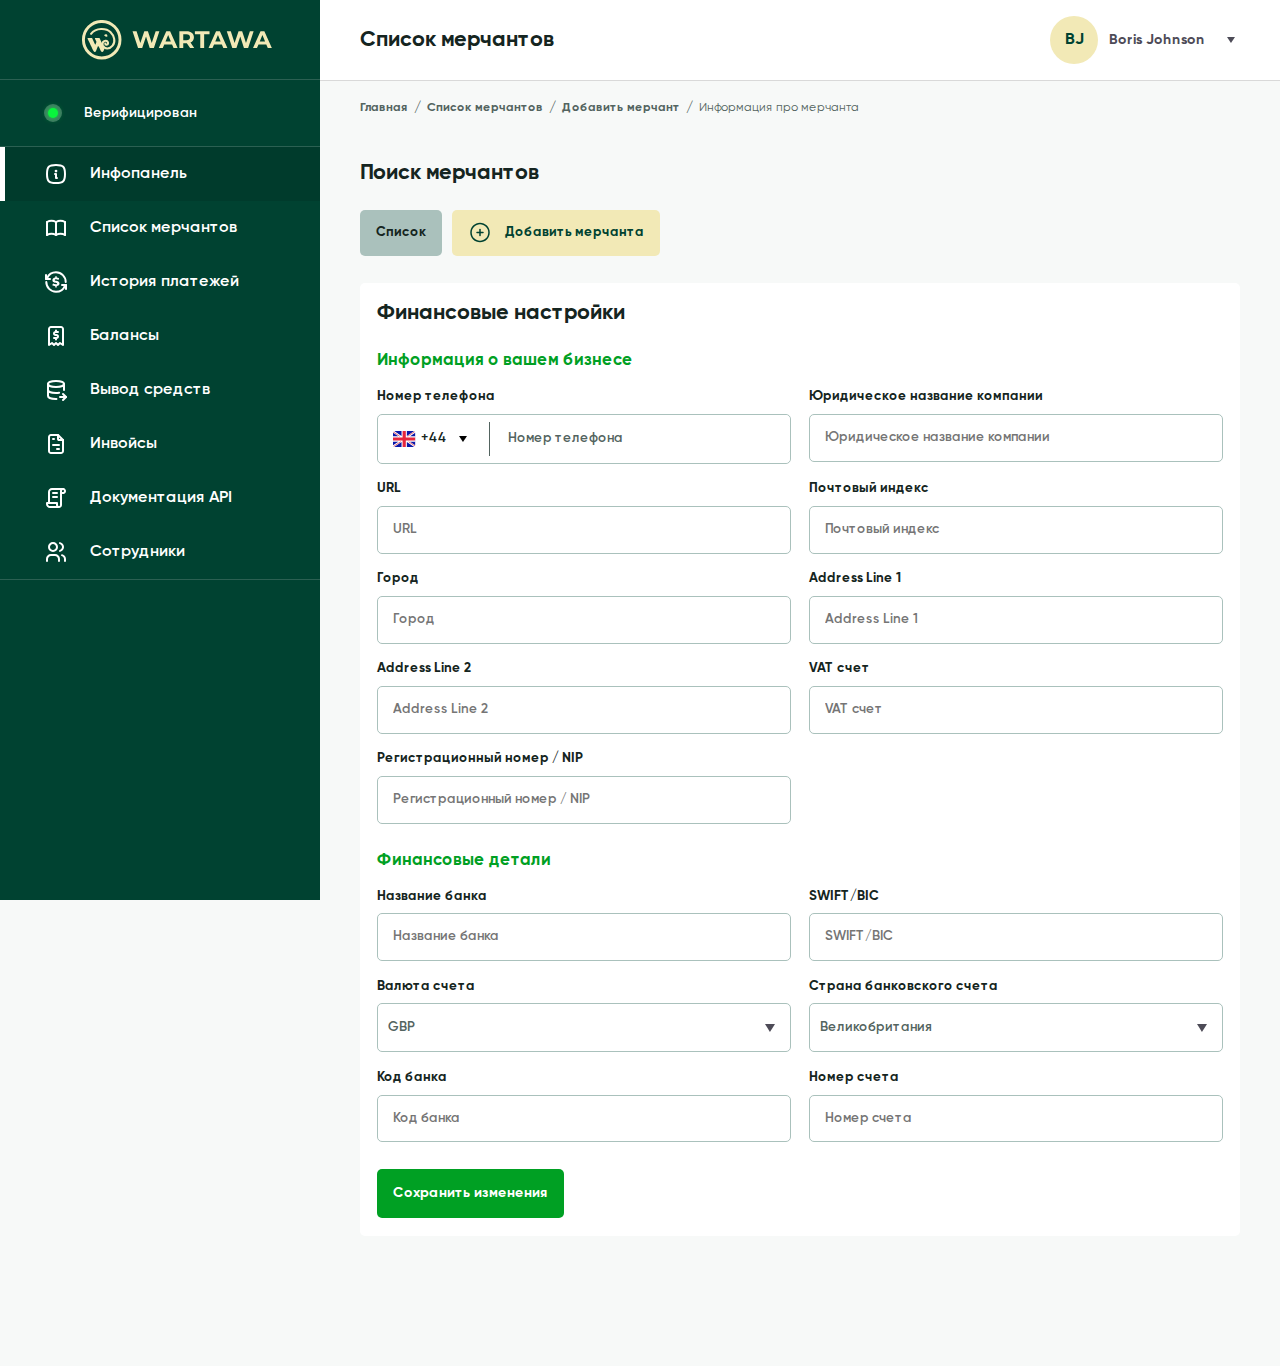
<file: merchants-finances.html>
<!DOCTYPE html>
<html lang="r">

<head>
	<title>Список мерчантов</title>
	<meta charset="UTF-8">
	<meta name="format-detection" content="telephone=no">
	<!-- <style>body{opacity: 0;}</style> -->
	<link rel="stylesheet" href="css/style.css">
	<link rel="shortcut icon" href="favicon.ico">
	<!-- <meta name="robots" content="noindex, nofollow"> -->
	<meta name="viewport" content="width=device-width, initial-scale=1.0">
</head>

<body>
	<div class="wrapper">
		<div class="page">
			<aside data-simplebar class="sidebar">
				<a href="#" class="sidebar__logo">
					<img src="img/logo.svg" alt="Логотип">
				</a>
				<div class="sidebar__status"><span></span>Верифицирован</div>
				<nav class="sidebar__menu menu-sidebar">
					<ul class="menu-sidebar__list">
						<li><a class="_active" href="#"><img src="img/font-icons/infopanel.svg" alt="">Инфопанель</a></li>
						<li><a href="#"><img src="img/font-icons/list.svg" alt="">Список мерчантов</a></li>
						<li><a href="#"><img src="img/font-icons/history.svg" alt="">История платежей</a></li>
						<li><a href="#"><img src="img/font-icons/balances.svg" alt="">Балансы</a></li>
						<li><a href="#"><img src="img/font-icons/return.svg" alt="">Вывод средств</a></li>
						<li><a href="#"><img src="img/font-icons/invoices.svg" alt="">Инвойсы</a></li>
						<li><a href="#"><img src="img/font-icons/api.svg" alt="">Документация API</a></li>
						<li><a href="#"><img src="img/font-icons/employees.svg" alt="">Сотрудники</a></li>
					</ul>
				</nav>
			</aside>
			<main class="main">
				<header class="header">
					<div class="header__container">
						<h1 class="header__title">Список мерчантов</h1>
						<div class="header__user user-header">
							<div class="user-header__avatar">BJ</div>
							<div class="user-header__content">
								<div class="user-header__name">Boris Johnson</div>
								<div class="user-header__dropdown">
									<img src="img/font-icons/menu-arrow.svg" alt="Открыть меню">
								</div>
							</div>
						</div>
					</div>
				</header>
				<div class="main__container">
					<div class="breadcrumbs">
						<ul>
							<li><a href="#">Главная</a></li>
							<li><a href="#">Список мерчантов</a></li>
							<li><a href="#">Добавить мерчант</a></li>
							<li><a href="#" class="_active">Информация про мерчанта</a></li>
						</ul>
					</div>
					<div class="list-merchants">
						<h3 class="list-merchants__title section-title">Поиск мерчантов</h3>
						<nav class="list-merchants__nav">
							<button type="button" class="list-merchants__list list-merchants__button button _tab-active">Список</button>
							<button type="button" class="list-merchants__add list-merchants__button button">
								<img src="img/font-icons/add.svg" alt="">
								Добавить мерчанта
							</button>
						</nav>
						<form action="#" class="merchants-information">
							<h4 class="merchants-information__head">Финансовые настройки</h4>
							<div class="merchants-information__section">
								<div class="merchants-information__caption">Информация о вашем бизнесе</div>
								<div class="merchants-information__form">
									<div class="merchants-information__input">
										<div class="merchants-information__label">Номер телефона</div>
										<div class="merchants-information__phone">
											<div class="merchants-information__country">
												<select name="country-number">
													<option data-asset="img/font-icons/country.svg" value="1" selected>+44
													</option>
													<option data-asset="img/font-icons/country.svg" value="2">+48</option>
													<option data-asset="img/font-icons/country.svg" value="3">+3</option>
													<option data-asset="img/font-icons/country.svg" value="4">+380</option>
												</select>
											</div>
											<input type="tel" name="form[]" placeholder="Номер телефона">
										</div>
									</div>
									<div class="merchants-information__input">
										<div class="merchants-information__label">Юридическое название компании</div>
										<input type="text" name="web-saite" placeholder="Юридическое название компании" class="input input-information">
									</div>
									<div class="merchants-information__input">
										<div class="merchants-information__label">URL</div>
										<input type="text" name="web-saite" placeholder="URL" class="input input-information">
									</div>
									<div class="merchants-information__input">
										<div class="merchants-information__label">Почтовый индекс</div>
										<input type="number" name="web-saite" placeholder="Почтовый индекс" class="input input-information">
									</div>
									<div class="merchants-information__input">
										<div class="merchants-information__label">Город</div>
										<input type="text" name="web-saite" placeholder="Город" class="input input-information">
									</div>
									<div class="merchants-information__input">
										<div class="merchants-information__label">Address Line 1</div>
										<input type="text" name="web-saite" placeholder="Address Line 1" class="input input-information">
									</div>
									<div class="merchants-information__input">
										<div class="merchants-information__label">Address Line 2</div>
										<input type="text" name="web-saite" placeholder="Address Line 2" class="input input-information">
									</div>
									<div class="merchants-information__input">
										<div class="merchants-information__label">VAT счет</div>
										<input type="text" name="web-saite" placeholder="VAT счет" class="input input-information">
									</div>
									<div class="merchants-information__input">
										<div class="merchants-information__label">Регистрационный номер / NIP</div>
										<input type="text" name="web-saite" placeholder="Регистрационный номер / NIP" class="input input-information">
									</div>
								</div>
							</div>
							<div class="merchants-information__section">
								<div class="merchants-information__caption">Финансовые детали</div>
								<div class="merchants-information__form">
									<div class="merchants-information__input">
										<div class="merchants-information__label">Название банка</div>
										<input type="number" name="registration-number" placeholder="Название банка" class="input input-information">
									</div>
									<div class="merchants-information__input">
										<div class="merchants-information__label">SWIFT/BIC</div>
										<input type="number" name="registration-number" placeholder="SWIFT/BIC" class="input input-information">
									</div>
									<div class="merchants-information__input">
										<div class="merchants-information__label">Валюта счета</div>
										<div class="merchants-information__select">
											<select name="account">
												<option value="1" selected>GBP</option>
												<option value="2">GBP</option>
												<option value="3">GBP</option>
												<option value="4">GBP</option>
											</select>
										</div>
									</div>
									<div class="merchants-information__input">
										<div class="merchants-information__label">Страна банковского счета</div>
										<div class="merchants-information__select">
											<select name="account">
												<option value="1" selected>Великобритания</option>
												<option value="2">Великобритания</option>
												<option value="3">Пункт №3</option>
												<option value="4">Пункт №4</option>
											</select>
										</div>
									</div>
									<div class="merchants-information__input">
										<div class="merchants-information__label">Код банка</div>
										<input type="number" name="registration-number" placeholder="Код банка" class="input input-information">
									</div>
									<div class="merchants-information__input">
										<div class="merchants-information__label">Номер счета</div>
										<input type="number" name="registration-number" placeholder="Номер счета" class="input input-information">
									</div>
								</div>
								<button type="submit" class="merchants-information__button button button-green">Сохранить изменения</button>
							</div>
						</form>
					</div>
				</div>
				<div class="nav">
					<a href="#" class="nav__item icon-menu">
						<img src="img/font-icons/wartawa.svg" alt="">
						<p>Wartawa</p>
					</a>
					<a href="#" class="nav__item">
						<img src="img/font-icons/payment.svg" alt="">
						<p>Платежи</p>
					</a>
					<a href="#" class="nav__item">
						<img src="img/font-icons/merchans.svg" alt="">
						<p>Мои мерчанты</p>
					</a>
					<a href="#" class="nav__item">
						<img src="img/font-icons/nav-balances.svg" alt="">
						<p>Балансы</p>
					</a>
					<a href="#" class="nav__item">
						<img src="img/font-icons/nav-invoices.svg" alt="">
						<p>Инвойсы</p>
					</a>
				</div>
			</main>
		</div>
	</div>
	<script src="js/app.js"></script>
</body>

</html>
</file>
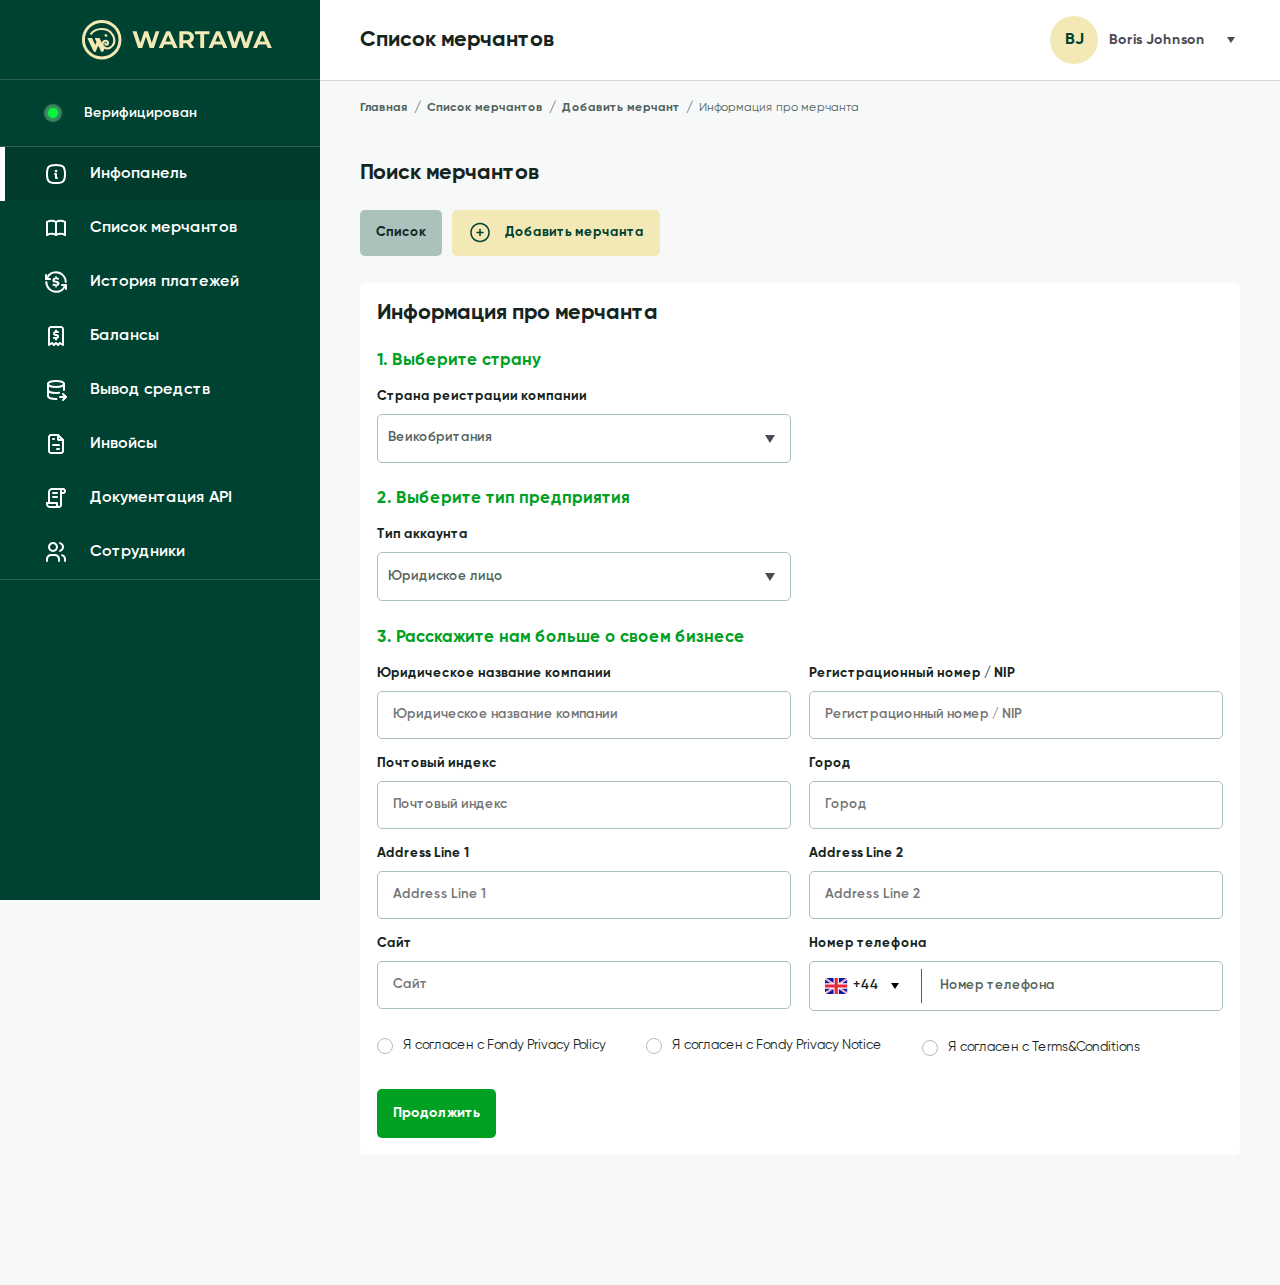
<file: merchants-information.html>
<!DOCTYPE html>
<html lang="r">

<head>
	<title>Список мерчантов</title>
	<meta charset="UTF-8">
	<meta name="format-detection" content="telephone=no">
	<!-- <style>body{opacity: 0;}</style> -->
	<link rel="stylesheet" href="css/style.css">
	<link rel="shortcut icon" href="favicon.ico">
	<!-- <meta name="robots" content="noindex, nofollow"> -->
	<meta name="viewport" content="width=device-width, initial-scale=1.0">
</head>

<body>
	<div class="wrapper">
		<div class="page">
			<aside data-simplebar class="sidebar">
				<a href="#" class="sidebar__logo">
					<img src="img/logo.svg" alt="Логотип">
				</a>
				<div class="sidebar__status"><span></span>Верифицирован</div>
				<nav class="sidebar__menu menu-sidebar">
					<ul class="menu-sidebar__list">
						<li><a class="_active" href="#"><img src="img/font-icons/infopanel.svg" alt="">Инфопанель</a></li>
						<li><a href="#"><img src="img/font-icons/list.svg" alt="">Список мерчантов</a></li>
						<li><a href="#"><img src="img/font-icons/history.svg" alt="">История платежей</a></li>
						<li><a href="#"><img src="img/font-icons/balances.svg" alt="">Балансы</a></li>
						<li><a href="#"><img src="img/font-icons/return.svg" alt="">Вывод средств</a></li>
						<li><a href="#"><img src="img/font-icons/invoices.svg" alt="">Инвойсы</a></li>
						<li><a href="#"><img src="img/font-icons/api.svg" alt="">Документация API</a></li>
						<li><a href="#"><img src="img/font-icons/employees.svg" alt="">Сотрудники</a></li>
					</ul>
				</nav>
			</aside>
			<main class="main">
				<header class="header">
					<div class="header__container">
						<h1 class="header__title">Список мерчантов</h1>
						<div class="header__user user-header">
							<div class="user-header__avatar">BJ</div>
							<div class="user-header__content">
								<div class="user-header__name">Boris Johnson</div>
								<div class="user-header__dropdown">
									<img src="img/font-icons/menu-arrow.svg" alt="Открыть меню">
								</div>
							</div>
						</div>
					</div>
				</header>
				<div class="main__container">
					<div class="breadcrumbs">
						<ul>
							<li><a href="#">Главная</a></li>
							<li><a href="#">Список мерчантов</a></li>
							<li><a href="#">Добавить мерчант</a></li>
							<li><a href="#" class="_active">Информация про мерчанта</a></li>
						</ul>
					</div>
					<div class="list-merchants">
						<h3 class="list-merchants__title section-title">Поиск мерчантов</h3>
						<nav class="list-merchants__nav">
							<button type="button" class="list-merchants__list list-merchants__button button _tab-active">Список</button>
							<button type="button" class="list-merchants__add list-merchants__button button">
								<img src="img/font-icons/add.svg" alt="">
								Добавить мерчанта
							</button>
						</nav>
						<form action="#" class="merchants-information">
							<h4 class="merchants-information__head">Информация про мерчанта</h4>
							<div class="merchants-information__section">
								<div class="merchants-information__caption">1. Выберите страну</div>
								<div class="merchants-information__form">
									<div class="merchants-information__input">
										<div class="merchants-information__label">Страна реистрации компании</div>
										<div class="merchants-information__select">
											<select name="county">
												<option value="1" selected>Веикобритания</option>
												<option value="2">Веикобритания</option>
												<option value="3">Пункт №3</option>
												<option value="4">Пункт №4</option>
											</select>
										</div>
									</div>
								</div>
							</div>
							<div class="merchants-information__section">
								<div class="merchants-information__caption">2. Выберите тип предприятия</div>
								<div class="merchants-information__form">
									<div class="merchants-information__input">
										<div class="merchants-information__label">Тип аккаунта</div>
										<div class="merchants-information__select">
											<select name="account">
												<option value="1" selected>Юридиское лицо</option>
												<option value="2">Веикобритания</option>
												<option value="3">Пункт №3</option>
												<option value="4">Пункт №4</option>
											</select>
										</div>
									</div>
								</div>
							</div>
							<div class="merchants-information__section">
								<div class="merchants-information__caption">3. Расскажите нам больше о своем бизнесе</div>
								<div class="merchants-information__form">
									<div class="merchants-information__input">
										<div class="merchants-information__label">Юридическое название компании</div>
										<input type="text" name="name-company" placeholder="Юридическое название компании" class="input input-information">
									</div>
									<div class="merchants-information__input">
										<div class="merchants-information__label">Регистрационный номер / NIP</div>
										<input type="number" name="registration-number" placeholder="Регистрационный номер / NIP" class="input input-information">
									</div>
									<div class="merchants-information__input">
										<div class="merchants-information__label">Почтовый индекс</div>
										<input type="number" name="postcode" placeholder="Почтовый индекс" class="input input-information">
									</div>
									<div class="merchants-information__input">
										<div class="merchants-information__label">Город</div>
										<input type="text" name="city" placeholder="Город" class="input input-information">
									</div>
									<div class="merchants-information__input">
										<div class="merchants-information__label">Address Line 1</div>
										<input type="text" name="address-1" placeholder="Address Line 1" class="input input-information">
									</div>
									<div class="merchants-information__input">
										<div class="merchants-information__label">Address Line 2</div>
										<input type="text" name="address-2" placeholder="Address Line 2" class="input input-information">
									</div>
									<div class="merchants-information__input">
										<div class="merchants-information__label">Сайт</div>
										<input type="text" name="web-saite" placeholder="Сайт" class="input input-information">
									</div>
									<div class="merchants-information__input">
										<div class="merchants-information__label">Номер телефона</div>
										<div class="merchants-information__phone">
											<div class="merchants-information__country">
												<select name="country-number">
													<option data-asset="img/font-icons/country.svg" value="1" selected>+44</option>
													<option data-asset="img/font-icons/country.svg" value="2">+48</option>
													<option data-asset="img/font-icons/country.svg" value="3">+3</option>
													<option data-asset="img/font-icons/country.svg" value="4">+380</option>
												</select>
											</div>
											<input type="tel" name="form[]" placeholder="Номер телефона">
										</div>
									</div>
								</div>
								<div class="merchants-information__checkbox">
									<div class="checkbox">
										<input id="c_1" data-error="Помилка" class="checkbox__input" type="checkbox" value="1" name="form[]">
										<label for="c_1" class="checkbox__label"><span class="checkbox__text">Я согласен с Fondy Privacy Policy</span></label>
									</div>
									<div class="checkbox">
										<input id="c_2" data-error="Помилка" class="checkbox__input" type="checkbox" value="2" name="form[]">
										<label for="c_2" class="checkbox__label"><span class="checkbox__text">Я согласен с Fondy Privacy Notice</span></label>
									</div>
									<div class="checkbox">
										<input id="c_3" data-error="Помилка" class="checkbox__input" type="checkbox" value="3" name="form[]">
										<label for="c_3" class="checkbox__label"><span class="checkbox__text">Я согласен с Terms&Conditions</span></label>
									</div>
								</div>
								<button type="submit" class="merchants-information__button button button-green">Продолжить</button>
							</div>
						</form>
					</div>
				</div>
				<div class="nav">
					<a href="#" class="nav__item icon-menu">
						<img src="img/font-icons/wartawa.svg" alt="">
						<p>Wartawa</p>
					</a>
					<a href="#" class="nav__item">
						<img src="img/font-icons/payment.svg" alt="">
						<p>Платежи</p>
					</a>
					<a href="#" class="nav__item">
						<img src="img/font-icons/merchans.svg" alt="">
						<p>Мои мерчанты</p>
					</a>
					<a href="#" class="nav__item">
						<img src="img/font-icons/nav-balances.svg" alt="">
						<p>Балансы</p>
					</a>
					<a href="#" class="nav__item">
						<img src="img/font-icons/nav-invoices.svg" alt="">
						<p>Инвойсы</p>
					</a>
				</div>
			</main>
		</div>
	</div>
	<script src="js/app.js"></script>
</body>

</html>
</file>
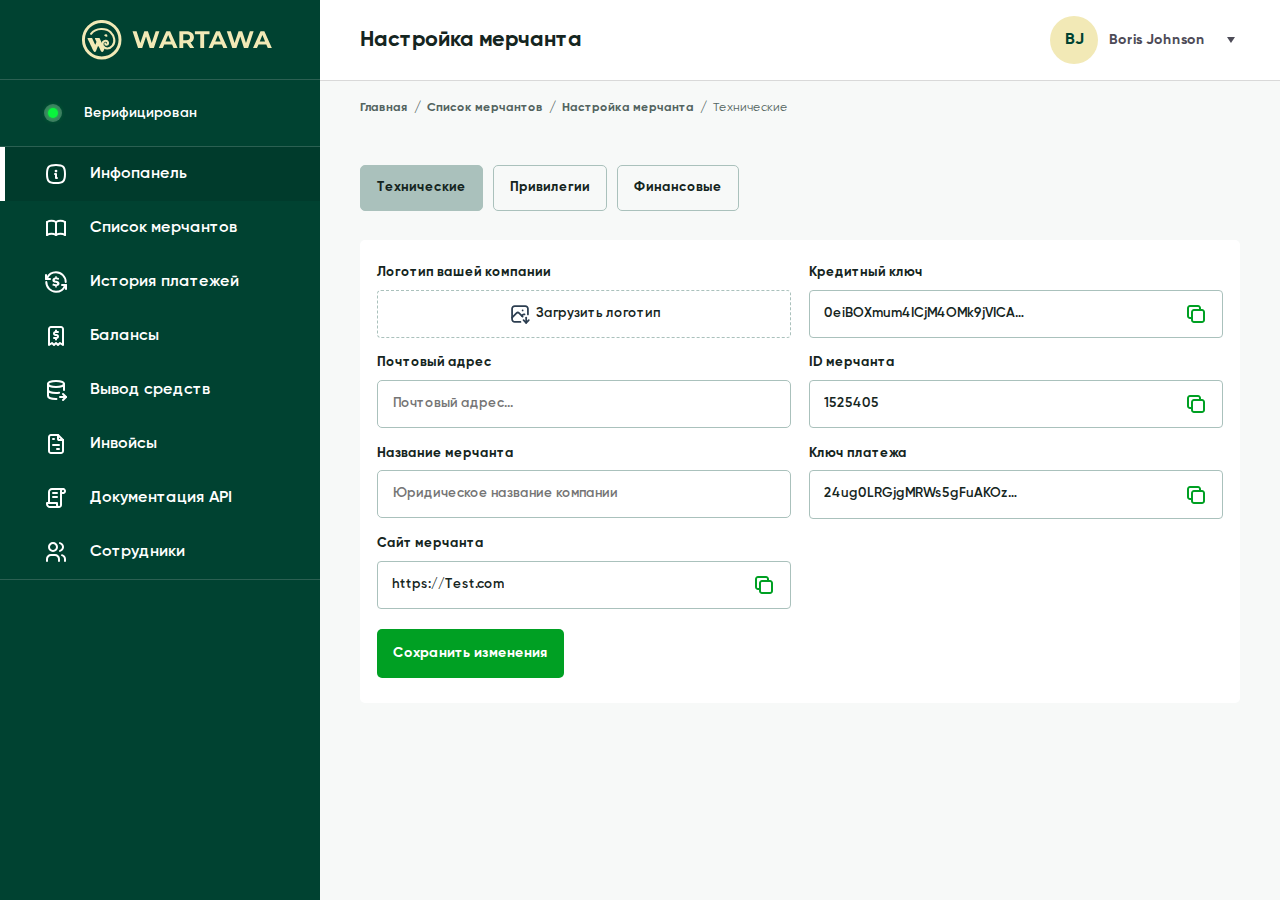
<file: merchants-settings.html>
<!DOCTYPE html>
<html lang="r">

<head>
	<title>Настройка мерчанта</title>
	<meta charset="UTF-8">
	<meta name="format-detection" content="telephone=no">
	<!-- <style>body{opacity: 0;}</style> -->
	<link rel="stylesheet" href="css/style.css">
	<link rel="shortcut icon" href="favicon.ico">
	<!-- <meta name="robots" content="noindex, nofollow"> -->
	<meta name="viewport" content="width=device-width, initial-scale=1.0">
</head>

<body>
	<div class="wrapper">
		<div class="page">
			<aside data-simplebar class="sidebar">
				<a href="#" class="sidebar__logo">
					<img src="img/logo.svg" alt="Логотип">
				</a>
				<div class="sidebar__status"><span></span>Верифицирован</div>
				<nav class="sidebar__menu menu-sidebar">
					<ul class="menu-sidebar__list">
						<li><a class="_active" href="#"><img src="img/font-icons/infopanel.svg" alt="">Инфопанель</a></li>
						<li><a href="#"><img src="img/font-icons/list.svg" alt="">Список мерчантов</a></li>
						<li><a href="#"><img src="img/font-icons/history.svg" alt="">История платежей</a></li>
						<li><a href="#"><img src="img/font-icons/balances.svg" alt="">Балансы</a></li>
						<li><a href="#"><img src="img/font-icons/return.svg" alt="">Вывод средств</a></li>
						<li><a href="#"><img src="img/font-icons/invoices.svg" alt="">Инвойсы</a></li>
						<li><a href="#"><img src="img/font-icons/api.svg" alt="">Документация API</a></li>
						<li><a href="#"><img src="img/font-icons/employees.svg" alt="">Сотрудники</a></li>
					</ul>
				</nav>
			</aside>
			<main class="main">
				<header class="header">
					<div class="header__container">
						<h1 class="header__title">Настройка мерчанта</h1>
						<div class="header__user user-header">
							<div class="user-header__avatar">BJ</div>
							<div class="user-header__content">
								<div class="user-header__name">Boris Johnson</div>
								<div class="user-header__dropdown">
									<img src="img/font-icons/menu-arrow.svg" alt="Открыть меню">
								</div>
							</div>
						</div>
					</div>
				</header>
				<div class="main__container">
					<div class="breadcrumbs">
						<ul>
							<li><a href="#">Главная</a></li>
							<li><a href="#">Список мерчантов</a></li>
							<li><a href="#">Настройка мерчанта</a></li>
							<li><a href="#" class="_active">Технические</a></li>
						</ul>
					</div>
					<div data-tabs class="settings-merchants">
						<nav data-tabs-titles class="settings-merchants__nav">
							<button data-tabs-title type="button" class="settings-merchants__button button _tab-active">Технические</button>
							<button data-tabs-title type="button" class="settings-merchants__button button">Привилегии</button>
							<button type="button" class="settings-merchants__button button">Финансовые</button>
						</nav>
						<div data-tabs-body class="settings-merchants__body">
							<div data-tabs-item class="settings-merchants__block">
								<div class="settings-merchants__form form-settings-merchants">
									<div class="form-settings-merchants__wrapper">
										<div class="merchants-information__input">
											<div class="merchants-information__label">Логотип вашей компании</div>
											<div class="form-settings-merchants__logo">
												<input type="file">
												<span>
													<img src="img/font-icons/loadimg.svg" alt="">
													Загрузить логотип
												</span>
											</div>
										</div>
										<div class="merchants-information__input">
											<div class="merchants-information__label">Кредитный ключ</div>
											<div class="form-settings-merchants__copy">
												<p class="creditKeyText">0eiBOXmum4ICjM4OMk9jVICAjaMc9YX0eiBOXmum4ICjM4OMk9jVICAjaMc9YX</p>
												<img class="copyButton" src="img/font-icons/copy.svg" alt="Copy">
												<span class="copyStatus">Скопировано</span>
											</div>
										</div>
										<div class="merchants-information__input">
											<div class="merchants-information__label">Почтовый адрес</div>
											<input type="text" name="web-saite" placeholder="Почтовый адрес..." class="input input-information">
										</div>
										<div class="merchants-information__input">
											<div class="merchants-information__label">ID мерчанта</div>
											<div class="form-settings-merchants__copy">
												<p class="creditKeyText">1525405</p>
												<img class="copyButton" src="img/font-icons/copy.svg" alt="Copy">
												<span class="copyStatus">Скопировано</span>
											</div>
										</div>
										<div class="merchants-information__input">
											<div class="merchants-information__label">Название мерчанта</div>
											<input type="text" name="web-saite" placeholder="Юридическое название компании" class="input input-information">
										</div>
										<div class="merchants-information__input input-clear"></div>
										<div class="merchants-information__input">
											<div class="merchants-information__label">Ключ платежа</div>
											<div class="form-settings-merchants__copy">
												<p class="creditKeyText">24ug0LRGjgMRWs5gFuAKOz34AyAvtqG</p>
												<img class="copyButton" src="img/font-icons/copy.svg" alt="Copy">
												<span class="copyStatus">Скопировано</span>
											</div>
										</div>
										<div class="merchants-information__input">
											<div class="merchants-information__label">Сайт мерчанта</div>
											<div class="form-settings-merchants__copy">
												<p class="creditKeyText">https://Test.com</p>
												<img class="copyButton" src="img/font-icons/copy.svg" alt="Copy">
												<span class="copyStatus">Скопировано</span>
											</div>
										</div>
									</div>
									<button type="submit" class="merchants-information__button button button-green">Сохранить изменения</button>
								</div>
							</div>
							<div data-tabs-item class="settings-merchants__block">
								<div class="settings-merchants__privilege privilege-settings">
									<div class="privilege-settings__actions">
										<button data-popup="#privileges" type="button" class="privilege-settings__add button">
											<img src="img/font-icons/add.svg" alt="">
											Добавить пользователя
										</button>
										<input type="text" name="filter" placeholder="Фильтровать пльзователей">
									</div>
									<div class="privilege-settings__body">
										<div class="privilege-settings__user">
											<img src="img/font-icons/user.svg" alt="" class="privilege-settings__icon">
											<div class="privilege-settings__mail">cryptoinvestor.from0@gmail.com</div>
											<button data-popup="#privileges" type="button" class="privilege-settings__view">
												<img src="img/font-icons/eye.svg" alt="">
												<span>Просмотр</span>
											</button>
										</div>
									</div>
								</div>
							</div>
						</div>
					</div>
				</div>
				<div class="nav">
					<a href="#" class="nav__item icon-menu">
						<img src="img/font-icons/wartawa.svg" alt="">
						<p>Wartawa</p>
					</a>
					<a href="#" class="nav__item">
						<img src="img/font-icons/payment.svg" alt="">
						<p>Платежи</p>
					</a>
					<a href="#" class="nav__item">
						<img src="img/font-icons/merchans.svg" alt="">
						<p>Мои мерчанты</p>
					</a>
					<a href="#" class="nav__item">
						<img src="img/font-icons/nav-balances.svg" alt="">
						<p>Балансы</p>
					</a>
					<a href="#" class="nav__item">
						<img src="img/font-icons/nav-invoices.svg" alt="">
						<p>Инвойсы</p>
					</a>
				</div>
			</main>
		</div>
	</div>
	<div id="privileges" aria-hidden="true" class="popup">
		<div class="popup__wrapper">
			<form action="#" class="popup__content privileges-popup">
				<button data-close type="button" class="popup__close"><img src="img/font-icons/close.svg" alt=""></button>
				<div class="popup-title">Привелегии пользователей</div>
				<div class="privileges-popup__content">
					<div class="privileges-popup__input">
						<div class="privileges-popup__label">Email пользователя</div>
						<input type="email" name="email" placeholder="Email" class="input">
					</div>
					<div class="privileges-popup__checkbox">
						<input id="b_1" data-error="Помилка" class="privileges-popup__checkbox-input" type="checkbox" value="1" name="all">
						<label for="b_1" class="privileges-popup__checkbox-label"><span class="privileges-popup__checkbox-text">Все привелегии</span></label>
					</div>
					<div class="privileges-popup__items">
						<div class="privileges-popup__item item-privileges">
							<div class="item-privileges__label">Финансовые настрройки</div>
							<div class="item-privileges__line">
								<div class="privileges-popup__checkbox">
									<input id="b_2" data-error="Помилка" class="privileges-popup__checkbox-input" type="checkbox" value="3" name="all">
									<label for="b_2" class="privileges-popup__checkbox-label"><span class="privileges-popup__checkbox-text">Чтение</span></label>
								</div>
								<div class="privileges-popup__checkbox">
									<input id="b_3" data-error="Помилка" class="privileges-popup__checkbox-input" type="checkbox" value="4" name="all">
									<label for="b_3" class="privileges-popup__checkbox-label"><span class="privileges-popup__checkbox-text">Редактировать</span></label>
								</div>
							</div>
						</div>
						<div class="privileges-popup__item item-privileges">
							<div class="item-privileges__label">Технические настройки</div>
							<div class="item-privileges__line">
								<div class="privileges-popup__checkbox">
									<input id="b_5" data-error="Помилка" class="privileges-popup__checkbox-input" type="checkbox" value="3" name="all">
									<label for="b_5" class="privileges-popup__checkbox-label"><span class="privileges-popup__checkbox-text">Чтение</span></label>
								</div>
								<div class="privileges-popup__checkbox">
									<input id="b_6" data-error="Помилка" class="privileges-popup__checkbox-input" type="checkbox" value="4" name="all">
									<label for="b_6" class="privileges-popup__checkbox-label"><span class="privileges-popup__checkbox-text">Редактировать</span></label>
								</div>
							</div>
						</div>
						<div class="privileges-popup__item item-privileges">
							<div class="item-privileges__label">Платежи</div>
							<div class="item-privileges__line">
								<div class="privileges-popup__checkbox">
									<input id="b_7" data-error="Помилка" class="privileges-popup__checkbox-input" type="checkbox" value="3" name="all">
									<label for="b_7" class="privileges-popup__checkbox-label"><span class="privileges-popup__checkbox-text">Чтение</span></label>
								</div>
								<div class="privileges-popup__checkbox">
									<input id="b_8" data-error="Помилка" class="privileges-popup__checkbox-input" type="checkbox" value="4" name="all">
									<label for="b_8" class="privileges-popup__checkbox-label"><span class="privileges-popup__checkbox-text">Редактировать</span></label>
								</div>
							</div>
						</div>
						<div class="privileges-popup__item item-privileges">
							<div class="item-privileges__label">Инвойсы и платежные кнопки</div>
							<div class="item-privileges__line">
								<div class="privileges-popup__checkbox">
									<input id="b_9" data-error="Помилка" class="privileges-popup__checkbox-input" type="checkbox" value="3" name="all">
									<label for="b_9" class="privileges-popup__checkbox-label"><span class="privileges-popup__checkbox-text">Чтение</span></label>
								</div>
								<div class="privileges-popup__checkbox">
									<input id="b_10" data-error="Помилка" class="privileges-popup__checkbox-input" type="checkbox" value="4" name="all">
									<label for="b_10" class="privileges-popup__checkbox-label"><span class="privileges-popup__checkbox-text">Редактировать</span></label>
								</div>
							</div>
						</div>
						<div class="privileges-popup__item item-privileges">
							<div class="item-privileges__label">Дизайны</div>
							<div class="item-privileges__line">
								<div class="privileges-popup__checkbox">
									<input id="b_11" data-error="Помилка" class="privileges-popup__checkbox-input" type="checkbox" value="3" name="all">
									<label for="b_11" class="privileges-popup__checkbox-label"><span class="privileges-popup__checkbox-text">Чтение</span></label>
								</div>
								<div class="privileges-popup__checkbox">
									<input id="b_12" data-error="Помилка" class="privileges-popup__checkbox-input" type="checkbox" value="4" name="all">
									<label for="b_12" class="privileges-popup__checkbox-label"><span class="privileges-popup__checkbox-text">Редактировать</span></label>
								</div>
							</div>
						</div>
						<div class="privileges-popup__item item-privileges">
							<div class="item-privileges__label">Выплаты на карты</div>
							<div class="item-privileges__line">
								<div class="privileges-popup__checkbox">
									<input id="b_14" data-error="Помилка" class="privileges-popup__checkbox-input" type="checkbox" value="3" name="all">
									<label for="b_14" class="privileges-popup__checkbox-label"><span class="privileges-popup__checkbox-text">Чтение</span></label>
								</div>
								<div class="privileges-popup__checkbox">
									<input id="b_15" data-error="Помилка" class="privileges-popup__checkbox-input" type="checkbox" value="4" name="all">
									<label for="b_15" class="privileges-popup__checkbox-label"><span class="privileges-popup__checkbox-text">Редактировать</span></label>
								</div>
							</div>
						</div>
						<div class="privileges-popup__item item-privileges">
							<div class="item-privileges__label">Документы мерчанта</div>
							<div class="item-privileges__line">
								<div class="privileges-popup__checkbox">
									<input id="b_16" data-error="Помилка" class="privileges-popup__checkbox-input" type="checkbox" value="3" name="all">
									<label for="b_16" class="privileges-popup__checkbox-label"><span class="privileges-popup__checkbox-text">Чтение</span></label>
								</div>
								<div class="privileges-popup__checkbox">
									<input id="b_17" data-error="Помилка" class="privileges-popup__checkbox-input" type="checkbox" value="4" name="all">
									<label for="b_17" class="privileges-popup__checkbox-label"><span class="privileges-popup__checkbox-text">Редактировать</span></label>
								</div>
							</div>
						</div>
						<div class="privileges-popup__item item-privileges">
							<div class="item-privileges__label">Mail / Phone платежи</div>
							<div class="item-privileges__line">
								<div class="privileges-popup__checkbox">
									<input id="b_18" data-error="Помилка" class="privileges-popup__checkbox-input" type="checkbox" value="3" name="all">
									<label for="b_18" class="privileges-popup__checkbox-label"><span class="privileges-popup__checkbox-text">Чтение</span></label>
								</div>
								<div class="privileges-popup__checkbox">
									<input id="b_19" data-error="Помилка" class="privileges-popup__checkbox-input" type="checkbox" value="4" name="all">
									<label for="b_19" class="privileges-popup__checkbox-label"><span class="privileges-popup__checkbox-text">Редактировать</span></label>
								</div>
							</div>
						</div>
					</div>
					<button type="submit" class="popup__button button button-green">Сохранить привелегии</button>
				</div>
			</form>
		</div>
	</div>
	<div id="return" aria-hidden="true" class="popup">
		<div class="popup__wrapper">
			<form action="#" class="popup__content return-popup">
				<button data-close type="button" class="popup__close"><img src="img/font-icons/close.svg" alt=""></button>
				<div class="popup-title">Вывод средств</div>
				<div class="merchants-information__input return-popup__input">
					<div class="merchants-information__label">Выберите кошелек</div>
					<select name="currency">
						<option value="1" selected>Выберите кошелек</option>
						<option value="2">Выберите кошелек</option>
						<option value="3">Выберите кошелек</option>
					</select>
				</div>
				<div class="merchants-information__input return-popup__input">
					<div class="merchants-information__label">Платежный метод</div>
					<select name="currency">
						<option value="1" selected>Выберите платежный метод</option>
						<option value="2">Выберите платежный метод</option>
						<option value="3">Выберите платежный метод</option>
					</select>
				</div>
				<div class="merchants-information__input return-popup__input">
					<div class="merchants-information__label">Номер кошелька</div>
					<input type="number" name="number" class="input">
				</div>
				<button type="submit" class="return-popup__button button button-green">Вывести</button>
			</form>
		</div>
	</div>
	<script src="js/app.js"></script>
</body>

</html>
</file>
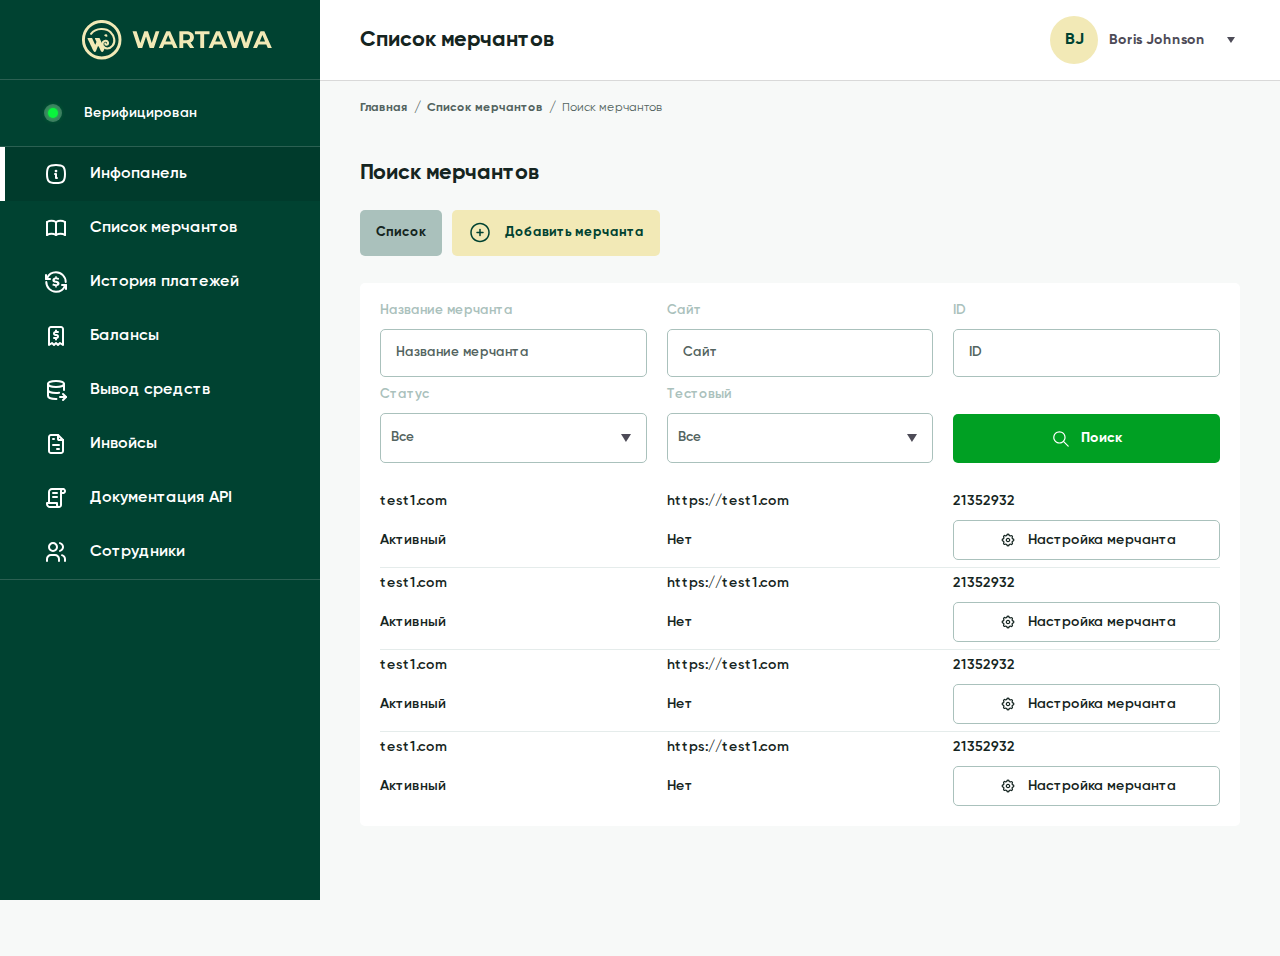
<file: merchants.html>
<!DOCTYPE html>
<html lang="r">

<head>
	<title>Список мерчантов</title>
	<meta charset="UTF-8">
	<meta name="format-detection" content="telephone=no">
	<!-- <style>body{opacity: 0;}</style> -->
	<link rel="stylesheet" href="css/style.css">
	<link rel="shortcut icon" href="favicon.ico">
	<!-- <meta name="robots" content="noindex, nofollow"> -->
	<meta name="viewport" content="width=device-width, initial-scale=1.0">
</head>

<body>
	<div class="wrapper">
		<div class="page">
			<aside data-simplebar class="sidebar">
				<a href="#" class="sidebar__logo">
					<img src="img/logo.svg" alt="Логотип">
				</a>
				<div class="sidebar__status"><span></span>Верифицирован</div>
				<nav class="sidebar__menu menu-sidebar">
					<ul class="menu-sidebar__list">
						<li><a class="_active" href="#"><img src="img/font-icons/infopanel.svg" alt="">Инфопанель</a></li>
						<li><a href="#"><img src="img/font-icons/list.svg" alt="">Список мерчантов</a></li>
						<li><a href="#"><img src="img/font-icons/history.svg" alt="">История платежей</a></li>
						<li><a href="#"><img src="img/font-icons/balances.svg" alt="">Балансы</a></li>
						<li><a href="#"><img src="img/font-icons/return.svg" alt="">Вывод средств</a></li>
						<li><a href="#"><img src="img/font-icons/invoices.svg" alt="">Инвойсы</a></li>
						<li><a href="#"><img src="img/font-icons/api.svg" alt="">Документация API</a></li>
						<li><a href="#"><img src="img/font-icons/employees.svg" alt="">Сотрудники</a></li>
					</ul>
				</nav>
			</aside>
			<main class="main">
				<header class="header">
					<div class="header__container">
						<h1 class="header__title">Список мерчантов</h1>
						<div class="header__user user-header">
							<div class="user-header__avatar">BJ</div>
							<div class="user-header__content">
								<div class="user-header__name">Boris Johnson</div>
								<div class="user-header__dropdown">
									<img src="img/font-icons/menu-arrow.svg" alt="Открыть меню">
								</div>
							</div>
						</div>
					</div>
				</header>
				<div class="main__container">
					<div class="breadcrumbs">
						<ul>
							<li><a href="#">Главная</a></li>
							<li><a href="#">Список мерчантов</a></li>
							<li><a href="#" class="_active">Поиск мерчантов</a></li>
						</ul>
					</div>
					<div data-tabs class="list-merchants">
						<h3 class="list-merchants__title section-title">Поиск мерчантов</h3>
						<nav data-tabs-titles class="list-merchants__nav">
							<button data-tabs-title type="button" class="list-merchants__list list-merchants__button button _tab-active">Список</button>
							<button data-tabs-title type="button" class="list-merchants__add list-merchants__button button">
								<img src="img/font-icons/add.svg" alt="">
								Добавить мерчанта
							</button>
						</nav>
						<div data-tabs-body class="list-merchants__content">
							<div data-tabs-item class="list-merchants__block list-merchants__block-f">
								<div data-da=".mobile-merchants, 600,1" class="list-merchants__search search-merchants">
									<div class="search-merchants__input input-body">
										<div class="search-merchants__label input-label">Название мерчанта</div>
										<input type="text" name="name-merchants" placeholder="Название мерчанта" class="input">
									</div>
									<div class="search-merchants__input input-body">
										<div class="search-merchants__label input-label">Сайт</div>
										<input type="text" name="name-merchants" placeholder="Сайт" class="input">
									</div>
									<div class="search-merchants__input input-body">
										<div class="search-merchants__label input-label">ID</div>
										<input type="text" name="name-merchants" placeholder="ID" class="input">
									</div>
									<div class="search-merchants__input input-body">
										<div class="search-merchants__label input-label">Статус</div>
										<select name="status">
											<option value="1" selected>Все</option>
											<option value="2">Пункт №2</option>
											<option value="3">Пункт №3</option>
											<option value="4">Пункт №4</option>
										</select>
									</div>
									<div class="search-merchants__input input-body">
										<div class="search-merchants__label input-label">Тестовый</div>
										<select name="test">
											<option value="1" selected>Все</option>
											<option value="2">Пункт №2</option>
											<option value="3">Пункт №3</option>
											<option value="4">Пункт №4</option>
										</select>
									</div>
									<button type="submit" class="search-merchants__button button button-green">Поиск</button>
								</div>
								<div class="list-merchants__results results-merchants">
									<div class="results-merchants__row">
										<div class="results-merchants__label">test1.com</div>
										<div class="results-merchants__label">https://test1.com</div>
										<div class="results-merchants__label">21352932</div>
										<div class="results-merchants__label">Активный</div>
										<div class="results-merchants__label">Нет</div>
										<button type="button" class="results-merchants__settings">Настройка мерчанта</button>
									</div>
									<div class="results-merchants__row">
										<div class="results-merchants__label">test1.com</div>
										<div class="results-merchants__label">https://test1.com</div>
										<div class="results-merchants__label">21352932</div>
										<div class="results-merchants__label">Активный</div>
										<div class="results-merchants__label">Нет</div>
										<button type="button" class="results-merchants__settings">Настройка мерчанта</button>
									</div>
									<div class="results-merchants__row">
										<div class="results-merchants__label">test1.com</div>
										<div class="results-merchants__label">https://test1.com</div>
										<div class="results-merchants__label">21352932</div>
										<div class="results-merchants__label">Активный</div>
										<div class="results-merchants__label">Нет</div>
										<button type="button" class="results-merchants__settings">Настройка мерчанта</button>
									</div>
									<div class="results-merchants__row">
										<div class="results-merchants__label">test1.com</div>
										<div class="results-merchants__label">https://test1.com</div>
										<div class="results-merchants__label">21352932</div>
										<div class="results-merchants__label">Активный</div>
										<div class="results-merchants__label">Нет</div>
										<button type="button" class="results-merchants__settings">Настройка мерчанта</button>
									</div>
								</div>
								<div class="list-merchants__mobile mobile-merchants">
									<button type="button" class="mobile-merchants__filter">Фильтр</button>
									<div class="mobile-merchants__content">
										<div data-spollers class="mobile-merchants__block">
											<div data-spoller class="mobile-merchants__header">
												<div class="mobile-merchants__column">
													<div class="mobile-merchants__slogan">test1.com</div>
													<div class="mobile-merchants__mail">https://test1.com</div>
												</div>
												<div class="mobile-merchants__icon">
													<img src="img/font-icons/setings.svg" alt="">
												</div>
											</div>
											<div class="mobile-merchants__items">
												<div class="mobile-merchants__item">
													<div class="mobile-merchants__label">Сайт</div>
													<div class="mobile-merchants__data">https://test1.com</div>
												</div>
												<div class="mobile-merchants__item">
													<div class="mobile-merchants__label">ID</div>
													<div class="mobile-merchants__data">21352932</div>
												</div>
												<div class="mobile-merchants__item">
													<div class="mobile-merchants__label">Статус</div>
													<div class="mobile-merchants__data">Активный</div>
												</div>
												<div class="mobile-merchants__item">
													<div class="mobile-merchants__label">Тестовый</div>
													<div class="mobile-merchants__data">Нет</div>
												</div>
											</div>
										</div>
										<div data-spollers class="mobile-merchants__block">
											<div data-spoller class="mobile-merchants__header">
												<div class="mobile-merchants__column">
													<div class="mobile-merchants__slogan">test1.com</div>
													<div class="mobile-merchants__mail">https://test1.com</div>
												</div>
												<div class="mobile-merchants__icon">
													<img src="img/font-icons/setings.svg" alt="">
												</div>
											</div>
											<div class="mobile-merchants__items">
												<div class="mobile-merchants__item">
													<div class="mobile-merchants__label">Сайт</div>
													<div class="mobile-merchants__data">https://test1.com</div>
												</div>
												<div class="mobile-merchants__item">
													<div class="mobile-merchants__label">ID</div>
													<div class="mobile-merchants__data">21352932</div>
												</div>
												<div class="mobile-merchants__item">
													<div class="mobile-merchants__label">Статус</div>
													<div class="mobile-merchants__data">Активный</div>
												</div>
												<div class="mobile-merchants__item">
													<div class="mobile-merchants__label">Тестовый</div>
													<div class="mobile-merchants__data">Нет</div>
												</div>
											</div>
										</div>
										<div data-spollers class="mobile-merchants__block">
											<div data-spoller class="mobile-merchants__header">
												<div class="mobile-merchants__column">
													<div class="mobile-merchants__slogan">test1.com</div>
													<div class="mobile-merchants__mail">https://test1.com</div>
												</div>
												<div class="mobile-merchants__icon">
													<img src="img/font-icons/setings.svg" alt="">
												</div>
											</div>
											<div class="mobile-merchants__items">
												<div class="mobile-merchants__item">
													<div class="mobile-merchants__label">Сайт</div>
													<div class="mobile-merchants__data">https://test1.com</div>
												</div>
												<div class="mobile-merchants__item">
													<div class="mobile-merchants__label">ID</div>
													<div class="mobile-merchants__data">21352932</div>
												</div>
												<div class="mobile-merchants__item">
													<div class="mobile-merchants__label">Статус</div>
													<div class="mobile-merchants__data">Активный</div>
												</div>
												<div class="mobile-merchants__item">
													<div class="mobile-merchants__label">Тестовый</div>
													<div class="mobile-merchants__data">Нет</div>
												</div>
											</div>
										</div>
									</div>
								</div>
							</div>
							<div data-tabs-item class="list-merchants__block">
								<div class="list-merchants__create create-merchants">
									<div class="create-merchants__head">Создать нового мерчанта</div>
									<div class="create-merchants__select">
										<select name="registration">
											<option value="1" selected>Выберите страну регистрации</option>
											<option value="2">Болгария</option>
											<option value="3">Ватикан</option>
											<option value="4">Великобритания</option>
										</select>
									</div>
								</div>
								<button data-da=".create-merchants, 768" type="submit" class="list-merchants__next button button-green">Продолжить</button>
							</div>
						</div>
					</div>
				</div>
				<div class="nav">
					<a href="#" class="nav__item icon-menu">
						<img src="img/font-icons/wartawa.svg" alt="">
						<p>Wartawa</p>
					</a>
					<a href="#" class="nav__item">
						<img src="img/font-icons/payment.svg" alt="">
						<p>Платежи</p>
					</a>
					<a href="#" class="nav__item">
						<img src="img/font-icons/merchans.svg" alt="">
						<p>Мои мерчанты</p>
					</a>
					<a href="#" class="nav__item">
						<img src="img/font-icons/nav-balances.svg" alt="">
						<p>Балансы</p>
					</a>
					<a href="#" class="nav__item">
						<img src="img/font-icons/nav-invoices.svg" alt="">
						<p>Инвойсы</p>
					</a>
				</div>
			</main>
		</div>
	</div>
	<script src="js/app.js"></script>
</body>

</html>
</file>
<file: css/style.css>
@charset "UTF-8";

@font-face {
  font-family: Gilroy;
  font-display: swap;
  src: url("../fonts/Gilroy-Bold.woff2") format("woff2"),
    url("../fonts/Gilroy-Bold.woff") format("woff");
  font-weight: 700;
  font-style: normal;
}

@font-face {
  font-family: Gilroy;
  font-display: swap;
  src: url("../fonts/Gilroy-SemiBold.woff2") format("woff2"),
    url("../fonts/Gilroy-SemiBold.woff") format("woff");
  font-weight: 600;
  font-style: normal;
}

@font-face {
  font-family: Gilroy;
  font-display: swap;
  src: url("../fonts/Gilroy-Regular.woff2") format("woff2"),
    url("../fonts/Gilroy-Regular.woff") format("woff");
  font-weight: 400;
  font-style: normal;
}

* {
  padding: 0px;
  margin: 0px;
  border: 0px;
}

*,
*:before,
*:after {
  -webkit-box-sizing: border-box;
  box-sizing: border-box;
}

html,
body {
  height: 100%;
  min-width: 320px;
}

body {
  color: #152521;
  line-height: 1;
  font-family: "Gilroy";
  font-size: 14px;
  -ms-text-size-adjust: 100%;
  -moz-text-size-adjust: 100%;
  -webkit-text-size-adjust: 100%;
  -webkit-font-smoothing: antialiased;
  -moz-osx-font-smoothing: grayscale;
}

input,
button,
textarea {
  font-family: "Gilroy";
  font-size: inherit;
}

button {
  cursor: pointer;
  color: inherit;
  background-color: transparent;
  -webkit-transition: all 0.3s ease 0s;
  -o-transition: all 0.3s ease 0s;
  transition: all 0.3s ease 0s;
}

a {
  color: inherit;
  text-decoration: none;
  -webkit-transition: all 0.3s ease 0s;
  -o-transition: all 0.3s ease 0s;
  transition: all 0.3s ease 0s;
}

ul li {
  list-style: none;
}

img {
  vertical-align: top;
}

h1,
h2,
h3,
h4,
h5,
h6 {
  font-weight: inherit;
  font-size: inherit;
}

body {
  background: #f7f9f8;
}

.lock body {
  overflow: hidden;
  -ms-touch-action: none;
  touch-action: none;
  -ms-scroll-chaining: none;
  overscroll-behavior: none;
}

.wrapper {
  min-height: 100%;
  display: -webkit-box;
  display: -ms-flexbox;
  display: flex;
  -webkit-box-orient: vertical;
  -webkit-box-direction: normal;
  -ms-flex-direction: column;
  flex-direction: column;
  overflow: hidden;
}

@supports (overflow: clip) {
  .wrapper {
    overflow: clip;
  }
}

.wrapper > main {
  -webkit-box-flex: 1;
  -ms-flex: 1 1 auto;
  flex: 1 1 auto;
}

.wrapper > * {
  min-width: 0;
}

.page {
  padding-left: 352px;
}

[class*="__container"] {
  padding: 0 40px;
}

/*
(i) Стилі будуть застосовуватись до
всіх класів, що містять *__container
Наприклад header__container, main__container і т.п.
Сніппет (HTML): cnt
*/

.button {
  display: -webkit-box;
  display: -ms-flexbox;
  display: flex;
  -webkit-box-pack: center;
  -ms-flex-pack: center;
  justify-content: center;
  -webkit-box-align: center;
  -ms-flex-align: center;
  align-items: center;
}

.button-green {
  background-color: #00a023;
  color: #fff;
  border-radius: 5px;
}

.button-nav {
  -webkit-column-gap: 8px;
  -moz-column-gap: 8px;
  column-gap: 8px;
  line-height: 1.2142857143;
  font-weight: 700;
  padding-top: 5px;
  padding-bottom: 5px;
}

.button-filter {
  -webkit-box-pack: start;
  -ms-flex-pack: start;
  justify-content: flex-start;
  -webkit-column-gap: 8px;
  -moz-column-gap: 8px;
  column-gap: 8px;
  min-height: 40px;
  background: #e6edeb;
  border: 1px solid #aac1bc;
  border-radius: 4px;
  padding: 5px 12px;
  position: relative;
  font-size: 13px;
  line-height: 1.1538461538;
  font-weight: 600;
  width: 100%;
}

.button-filter::before {
  content: "";
  display: block;
  background: url("../img/font-icons/filter.svg") left no-repeat;
  min-width: 24px;
  height: 24px;
  background-size: 100%;
}

.button-filter::after {
  content: "";
  position: absolute;
  right: 12px;
  top: 50%;
  -webkit-transform: translateY(-50%);
  -ms-transform: translateY(-50%);
  transform: translateY(-50%);
  background: url("../img/font-icons/menu-arrow.svg") right no-repeat;
  width: 6px;
  height: 7px;
  background-size: 100%;
}

input[type="text"],
input[type="email"],
input[type="tel"],
textarea {
  -webkit-appearance: none;
  -moz-appearance: none;
  appearance: none;
}

.input {
  width: 100%;
  display: block;
  border: 1px solid #aac1bc;
  color: #152521;
  border-radius: 5px;
  padding: 0 15px;
  outline: none;
  font-weight: 600;
}

.hidden {
  display: none;
}

.input[placeholder]:not([data-placeholder-nohiden])::-webkit-input-placeholder {
  -webkit-transition: opacity 0.3s;
  transition: opacity 0.3s;
}

.input[placeholder]:not([data-placeholder-nohiden])::-moz-placeholder {
  -moz-transition: opacity 0.3s;
  transition: opacity 0.3s;
}

.input[placeholder]:not([data-placeholder-nohiden]):-ms-input-placeholder {
  -ms-transition: opacity 0.3s;
  transition: opacity 0.3s;
}

.input[placeholder]:not([data-placeholder-nohiden])::-ms-input-placeholder {
  -ms-transition: opacity 0.3s;
  transition: opacity 0.3s;
}

.input[placeholder]:not([data-placeholder-nohiden])::placeholder {
  -webkit-transition: opacity 0.3s;
  -o-transition: opacity 0.3s;
  transition: opacity 0.3s;
}

.input[placeholder]:not(
    [data-placeholder-nohiden]
  ):focus::-webkit-input-placeholder {
  opacity: 0;
}

.input[placeholder]:not([data-placeholder-nohiden]):focus::-moz-placeholder {
  opacity: 0;
}

.input[placeholder]:not(
    [data-placeholder-nohiden]
  ):focus:-ms-input-placeholder {
  opacity: 0;
}

.input[placeholder]:not(
    [data-placeholder-nohiden]
  ):focus::-ms-input-placeholder {
  opacity: 0;
}

.input[placeholder]:not([data-placeholder-nohiden]):focus::placeholder {
  opacity: 0;
}

textarea {
  padding: 10px 15px !important;
  resize: vertical;
  min-height: 150px !important;
}

input::-webkit-outer-spin-button,
input::-webkit-inner-spin-button {
  /* display: none; <- Crashes Chrome on hover */
  -webkit-appearance: none;
  margin: 0;
  /* <-- Apparently some margin are still there even though it's hidden */
}

.checkbox {
  position: relative;
}

.checkbox:not(:last-child) {
  margin-bottom: 0.3125em;
}

.checkbox__input {
  position: absolute;
  width: 0;
  height: 0;
  opacity: 0;
}

.checkbox__input:focus-visible + .checkbox__label:before {
  -webkit-box-shadow: 0 0 5px #000;
  box-shadow: 0 0 5px #000;
}

.checkbox__input:checked + .checkbox__label:before {
  background: url("../img/font-icons/check.svg") left no-repeat;
  border: 1px solid rgba(170, 193, 188, 0);
}

.checkbox__label {
  cursor: pointer;
  display: -webkit-inline-box;
  display: -ms-inline-flexbox;
  display: inline-flex;
  position: relative;
  gap: 10px;
}

.checkbox__label:before {
  content: "";
  -ms-flex-item-align: start;
  align-self: flex-start;
  -webkit-box-flex: 0;
  -ms-flex: 0 0 16px;
  flex: 0 0 16px;
  width: 16px;
  height: 16px;
  border: 1px solid #aac1bc;
  border-radius: 50%;
}

.checkbox__text {
  -ms-flex-item-align: center;
  -ms-grid-row-align: center;
  align-self: center;
  line-height: 1.2142857143;
}

body::after {
  content: "";
  background-color: rgba(0, 0, 0, 0.5);
  position: fixed;
  width: 100%;
  height: 100%;
  top: 0;
  left: 0;
  opacity: 0;
  -webkit-transition: opacity 0.8s ease 0s;
  -o-transition: opacity 0.8s ease 0s;
  transition: opacity 0.8s ease 0s;
  pointer-events: none;
  z-index: 149;
}

.popup-show body::after {
  opacity: 1;
}

.popup {
  position: fixed;
  top: 0;
  left: 0;
  bottom: 0;
  right: 0;
  padding: 30px 10px;
  -webkit-transition: visibility 0.8s ease 0s;
  -o-transition: visibility 0.8s ease 0s;
  transition: visibility 0.8s ease 0s;
  visibility: hidden;
  pointer-events: none;
}

.popup_show {
  z-index: 150;
  visibility: visible;
  overflow: auto;
  pointer-events: auto;
}

.popup_show .popup__content {
  visibility: visible;
  -webkit-transform: scale(1);
  -ms-transform: scale(1);
  transform: scale(1);
}

.popup__wrapper {
  display: -webkit-box;
  display: -ms-flexbox;
  display: flex;
  -webkit-box-orient: vertical;
  -webkit-box-direction: normal;
  -ms-flex-direction: column;
  flex-direction: column;
  -webkit-box-align: center;
  -ms-flex-align: center;
  align-items: center;
  min-height: 100%;
  -webkit-box-flex: 1;
  -ms-flex: 1 1 auto;
  flex: 1 1 auto;
  width: 100%;
  display: flex;
  -webkit-box-pack: center;
  -ms-flex-pack: center;
  justify-content: center;
  align-items: center;
}

.popup__content {
  visibility: hidden;
  -webkit-transform: scale(0);
  -ms-transform: scale(0);
  transform: scale(0);
  -webkit-transition: -webkit-transform 0.3s ease 0s;
  transition: -webkit-transform 0.3s ease 0s;
  -o-transition: transform 0.3s ease 0s;
  transition: transform 0.3s ease 0s;
  transition: transform 0.3s ease 0s, -webkit-transform 0.3s ease 0s;
  width: 100%;
  background: #ffffff;
  -webkit-box-shadow: 0px 286px 114px rgba(34, 27, 62, 0.01),
    0px 161px 97px rgba(34, 27, 62, 0.05), 0px 72px 72px rgba(34, 27, 62, 0.09),
    0px 18px 39px rgba(34, 27, 62, 0.1), 0px 0px 0px rgba(34, 27, 62, 0.1);
  box-shadow: 0px 286px 114px rgba(34, 27, 62, 0.01),
    0px 161px 97px rgba(34, 27, 62, 0.05), 0px 72px 72px rgba(34, 27, 62, 0.09),
    0px 18px 39px rgba(34, 27, 62, 0.1), 0px 0px 0px rgba(34, 27, 62, 0.1);
  border-radius: 5px;
  max-width: 524px;
  position: relative;
}

.lock .popup__content {
  visibility: visible;
}

.popup__close {
  position: absolute;
}

.popup__button {
  min-height: 49px;
  padding: 0 16px;
  font-weight: 700;
}

.privileges-popup__label {
  margin-bottom: 10px;
  line-height: 1.2142857143;
  font-weight: 700;
}

.privileges-popup__checkbox {
  position: relative;
}

.privileges-popup__checkbox:not(:last-child) {
  margin-bottom: 0.3125em;
}

.privileges-popup__checkbox-input {
  position: absolute;
  width: 0;
  height: 0;
  opacity: 0;
}

.privileges-popup__checkbox-input:focus-visible
  + .privileges-popup__checkbox-label:before {
  -webkit-box-shadow: 0 0 5px #000;
  box-shadow: 0 0 5px #000;
}

.privileges-popup__checkbox-input:checked
  + .privileges-popup__checkbox-label:before {
  background: url("../img/font-icons/check-popup.svg") left no-repeat;
  border: 1px solid #00a023;
  background-size: 100%;
}

.privileges-popup__checkbox-input:checked
  + .privileges-popup__checkbox-label:after {
  opacity: 1;
  visibility: visible;
}

.privileges-popup__checkbox-label {
  cursor: pointer;
  display: -webkit-inline-box;
  display: -ms-inline-flexbox;
  display: inline-flex;
  position: relative;
  gap: 10px;
}

.privileges-popup__checkbox-label:before {
  content: "";
  -ms-flex-item-align: start;
  align-self: flex-start;
  -webkit-box-flex: 0;
  -ms-flex: 0 0 16px;
  flex: 0 0 16px;
  width: 16px;
  height: 16px;
  border: 1px solid #aac1bc;
  border-radius: 4px;
  z-index: 10;
}

.privileges-popup__checkbox-text {
  -ms-flex-item-align: center;
  -ms-grid-row-align: center;
  align-self: center;
}

.privileges-popup__items {
  display: -webkit-box;
  display: -ms-flexbox;
  display: flex;
  -webkit-box-orient: vertical;
  -webkit-box-direction: normal;
  -ms-flex-direction: column;
  flex-direction: column;
}

.popup-title {
  line-height: 1.2083333333;
  font-weight: 700;
}

.item-privileges {
  display: -ms-grid;
  display: grid;
  -ms-grid-columns: (1fr) [2];
  grid-template-columns: repeat(2, 1fr);
  gap: 8px;
}

.item-privileges__label {
  font-weight: 700;
}

.item-privileges__line {
  height: 100%;
  display: -ms-grid;
  display: grid;
  -ms-grid-columns: (1fr) [2];
  grid-template-columns: repeat(2, 1fr);
  -webkit-column-gap: 10px;
  -moz-column-gap: 10px;
  column-gap: 10px;
}

.return-popup__button {
  min-height: 49px;
  padding: 5px 16px;
  width: 100%;
  font-weight: 700;
}

.return-popup .select {
  min-width: 0;
  position: relative;
}

.return-popup .select__body {
  position: relative;
}

.return-popup .select__title {
  color: inherit;
  text-align: left;
  border: 1px solid #aac1bc;
  cursor: pointer;
  width: 100%;
  border-radius: 5px;
}

.return-popup .select__value {
  color: #536460;
  font-weight: 600;
  display: -webkit-box;
  display: -ms-flexbox;
  display: flex;
  min-width: 0;
  -webkit-box-align: center;
  -ms-flex-align: center;
  align-items: center;
  line-height: 1.2142857143;
  padding-left: 10px;
  padding-right: 15px;
  gap: 0.625rem;
}

.return-popup .select__value > * {
  -webkit-box-flex: 1;
  -ms-flex: 1 1 auto;
  flex: 1 1 auto;
}

.return-popup .select__value:after {
  content: "";
  -ms-flex-item-align: stretch;
  -ms-grid-row-align: stretch;
  align-self: stretch;
  -webkit-box-flex: 0;
  -ms-flex: 0 0 10px;
  flex: 0 0 10px;
  -webkit-transition: all 0.3s ease 0s;
  -o-transition: all 0.3s ease 0s;
  transition: all 0.3s ease 0s;
  display: -webkit-box;
  display: -ms-flexbox;
  display: flex;
  -webkit-box-pack: center;
  -ms-flex-pack: center;
  justify-content: center;
  -webkit-box-align: center;
  -ms-flex-align: center;
  align-items: center;
  background: url("../img/font-icons/menu-arrow.svg") right no-repeat;
  background-size: 100%;
}

._select-open .return-popup .select__value:after {
  -webkit-transform: rotate(-180deg);
  -ms-transform: rotate(-180deg);
  transform: rotate(-180deg);
}

.return-popup .select__value._select-pseudo-label::before {
  content: attr(data-pseudo-label);
  opacity: 0.5;
}

.return-popup .select__content {
  -webkit-box-flex: 1;
  -ms-flex: 1 1 auto;
  flex: 1 1 auto;
  overflow: hidden;
  -o-text-overflow: ellipsis;
  text-overflow: ellipsis;
  white-space: nowrap;
}

.return-popup .select__text {
  -webkit-box-flex: 1;
  -ms-flex: 1 1 auto;
  flex: 1 1 auto;
  overflow: hidden;
  -o-text-overflow: ellipsis;
  text-overflow: ellipsis;
  white-space: nowrap;
}

.return-popup .select__input {
  width: 100%;
  background-color: transparent;
  height: 100%;
}

.return-popup .select__options {
  color: #000;
  position: absolute;
  top: 110%;
  border-radius: 5px;
  min-width: 207px;
  width: 100%;
  left: 0;
  background-color: #fff;
  border-top: 0;
  border: 1px solid #aac1bc;
  overflow: hidden;
}

.return-popup .select__scroll {
  overflow-y: auto;
  overflow-x: hidden;
  max-height: 12.5rem;
}

.return-popup .select__option {
  width: 100%;
  text-align: left;
  cursor: pointer;
  padding: 16px 10px;
  line-height: 1.2142857143;
  font-weight: 600;
  color: #536460;
}

.return-popup .select__option._select-selected {
  background-color: #eee;
}

.return-popup .select__row {
  display: -webkit-inline-box;
  display: -ms-inline-flexbox;
  display: inline-flex;
  -webkit-box-align: center;
  -ms-flex-align: center;
  align-items: center;
}

.return-popup .select_show-top .select__options {
  top: auto;
  bottom: calc(100% - 0.0625rem);
  border: 1px solid #d9d9d9;
  border-bottom: 0;
  border-radius: 4px 4px 0 0;
  padding: 5px 0px 10px 0px;
}

/*
* Prefixed by https://autoprefixer.github.io
* PostCSS: v8.4.14,
* Autoprefixer: v10.4.7
* Browsers: last 4 version
*/

.select-merchants {
  position: relative;
  color: #536460;
  font-size: 14px;
  font-weight: 600;
}
.select-merchants__head {
  display: -webkit-box;
  display: -ms-flexbox;
  display: flex;
  -webkit-box-align: center;
  -ms-flex-align: center;
  align-items: center;
  border-radius: 5px;
  border: 1px solid #aac1bc;
  padding: 0 15px;
  min-height: 49px;
  background-color: #fff;
  cursor: pointer;
}
.select-merchants__head::after {
  background: url("../img/font-icons/menu-arrow.svg") right no-repeat;
}

.select-merchants__content {
  position: absolute;
  width: 100%;
  top: 110%;
  left: 0;
  border-radius: 5px;
  border: 1px solid #aac1bc;
  background: #fff;
  z-index: 2;
  opacity: 0;
  visibility: hidden;
  -webkit-transform: translateY(5%);
  -ms-transform: translateY(5%);
  transform: translateY(5%);
  -webkit-transition: all 0.2s ease 0s;
  -o-transition: all 0.2s ease 0s;
  transition: all 0.2s ease 0s;
}
.select-merchants__content._show {
  opacity: 1;
  visibility: visible;
  -webkit-transform: translateY(0%);
  -ms-transform: translateY(0%);
  transform: translateY(0%);
}
.select-merchants__content li {
  padding: 10px;
  min-height: 42px;
  display: -webkit-box;
  display: -ms-flexbox;
  display: flex;
  -webkit-box-align: center;
  -ms-flex-align: center;
  align-items: center;
  border-radius: 5px;
  cursor: pointer;
  -webkit-transition: all 0.2s ease 0s;
  -o-transition: all 0.2s ease 0s;
  transition: all 0.2s ease 0s;
}
.select-merchants__content li:hover {
  background-color: #e6edeb;
}

.reload {
  -webkit-transform: rotate(-90deg);
  -ms-transform: rotate(-90deg);
  transform: rotate(-90deg);
  margin: 0 auto;
  width: 100%;
  margin-bottom: 5px;
}

[class*="-ibg"] {
  position: relative;
}

[class*="-ibg"] img {
  position: absolute;
  width: 100%;
  height: 100%;
  top: 0;
  left: 0;
  -o-object-fit: cover;
  object-fit: cover;
}

[class*="-ibg_contain"] img {
  -o-object-fit: contain;
  object-fit: contain;
}

.breadcrumbs {
  color: #536460;
  margin-bottom: 30px;
}

.breadcrumbs ul {
  display: -webkit-box;
  display: -ms-flexbox;
  display: flex;
  -webkit-box-align: center;
  -ms-flex-align: center;
  align-items: center;
  min-height: 54px;
  padding-top: 5px;
  padding-bottom: 5px;
}

.breadcrumbs ul li {
  display: -webkit-box;
  display: -ms-flexbox;
  display: flex;
  -webkit-box-align: center;
  -ms-flex-align: center;
  align-items: center;
}

.breadcrumbs ul li:not(:last-child) {
  margin-right: 6px;
}

.breadcrumbs ul li:not(:last-child)::after {
  content: "/";
  display: block;
  margin-left: 6px;
}

.breadcrumbs ul li a {
  font-size: 12px;
  font-weight: 700;
  line-height: 1.1666666667;
}

.breadcrumbs ul li a._active {
  font-weight: 400;
}

.main__container {
  margin-bottom: 130px;
}

.nav {
  position: fixed;
  left: 0;
  bottom: 0;
  width: 100%;
  min-height: 55px;
  padding: 6px 0;
  display: -ms-grid;
  display: grid;
  -ms-grid-columns: (1fr) [5];
  grid-template-columns: repeat(5, 1fr);
  -webkit-box-align: center;
  -ms-flex-align: center;
  align-items: center;
  -webkit-column-gap: 10px;
  -moz-column-gap: 10px;
  column-gap: 10px;
  background-color: #fff;
  z-index: 100;
}

.nav__item {
  display: -webkit-box;
  display: -ms-flexbox;
  display: flex;
  -webkit-box-orient: vertical;
  -webkit-box-direction: normal;
  -ms-flex-direction: column;
  flex-direction: column;
  -webkit-box-align: center;
  -ms-flex-align: center;
  align-items: center;
  text-align: center;
  row-gap: 5px;
}

.nav__item p {
  font-size: 7px;
  line-height: 1.2857142857;
  color: #004231;
  font-weight: 700;
}

.section-title {
  line-height: 0.8275862069;
  font-weight: 700;
}

[data-simplebar] {
  position: fixed !important;
}

.simplebar-scrollbar:before {
  background-color: #f2e9b6 !important;
  opacity: 1 !important;
  border-radius: 0px !important;
  width: 3px !important;
  left: auto !important;
}

.simplebar-track {
  background-color: rgba(0, 0, 0, 0.3) !important;
  width: 6px !important;
}

.header {
  background-color: #fff;
}

.header__container {
  display: -webkit-box;
  display: -ms-flexbox;
  display: flex;
  -webkit-box-align: center;
  -ms-flex-align: center;
  align-items: center;
  -webkit-box-pack: justify;
  -ms-flex-pack: justify;
  justify-content: space-between;
  -webkit-column-gap: 20px;
  -moz-column-gap: 20px;
  column-gap: 20px;
  min-height: 80px;
  padding-top: 5px;
  padding-bottom: 5px;
}

.header__title {
  line-height: 1.2083333333;
  font-weight: 700;
}

.user-header {
  display: -ms-grid;
  display: grid;
  -ms-grid-columns: 48px auto;
  grid-template-columns: 48px auto;
  -webkit-column-gap: 11px;
  -moz-column-gap: 11px;
  column-gap: 11px;
  font-weight: 700;
}

.user-header__avatar {
  display: -webkit-box;
  display: -ms-flexbox;
  display: flex;
  -webkit-box-pack: center;
  -ms-flex-pack: center;
  justify-content: center;
  -webkit-box-align: center;
  -ms-flex-align: center;
  align-items: center;
  width: 48px;
  height: 48px;
  border-radius: 50%;
  overflow: hidden;
  position: relative;
  background-color: #f2e9b6;
  font-size: 16px;
  color: #004231;
  cursor: pointer;
}

.user-header__avatar img {
  position: absolute;
  width: 100%;
  height: 100%;
  top: 0;
  left: 0;
}

.user-header__content {
  display: -webkit-box;
  display: -ms-flexbox;
  display: flex;
  -webkit-box-align: center;
  -ms-flex-align: center;
  align-items: center;
  -webkit-column-gap: 17px;
  -moz-column-gap: 17px;
  column-gap: 17px;
  color: #4d4b57;
  min-height: 40px;
}

.user-header__dropdown {
  height: 100%;
  display: -webkit-box;
  display: -ms-flexbox;
  display: flex;
  padding: 0 5px;
  -webkit-box-align: center;
  -ms-flex-align: center;
  align-items: center;
  cursor: pointer;
}

.sidebar {
  position: fixed;
  top: 0;
  left: 0;
  width: 352px;
  color: #fff;
  font-weight: 600;
  background-color: #004231;
  height: 100%;
  overflow-y: auto;
  padding-bottom: 30px;
}
.sidebar._admin {
  background-color: #152521;
}

.sidebar__logo {
  min-height: 80px;
  display: -webkit-box;
  display: -ms-flexbox;
  display: flex;
  -webkit-box-align: center;
  -ms-flex-align: center;
  align-items: center;
  padding: 5px 44px;
  padding-left: 81px;
  border-bottom: 1px solid #2b6052;
}

.sidebar__status {
  min-height: 67px;
  display: -webkit-box;
  display: -ms-flexbox;
  display: flex;
  -webkit-box-align: center;
  -ms-flex-align: center;
  align-items: center;
  -webkit-column-gap: 22px;
  -moz-column-gap: 22px;
  column-gap: 22px;
  padding-top: 5px;
  padding-bottom: 5px;
  padding-left: 44px;
  padding-right: 20px;
  border-bottom: 1px solid #2b6052;
}

.sidebar__status span {
  background: rgba(217, 217, 217, 0.3);
  width: 18px;
  height: 18px;
  border-radius: 50%;
  position: relative;
}

.sidebar__status span::after {
  content: "";
  position: absolute;
  left: 50%;
  top: 50%;
  -webkit-transform: translate(-50%, -50%);
  -ms-transform: translate(-50%, -50%);
  transform: translate(-50%, -50%);
  width: 10px;
  height: 10px;
  background: #09f43d;
  -webkit-box-shadow: 0px 0px 6px #09f43d;
  box-shadow: 0px 0px 6px #09f43d;
  z-index: 2;
  border-radius: 50%;
}

.sidebar__menu {
  border-bottom: 1px solid #2b6052;
}

.menu-sidebar__list li a {
  min-height: 54px;
  display: -webkit-box;
  display: -ms-flexbox;
  display: flex;
  -webkit-box-align: center;
  -ms-flex-align: center;
  align-items: center;
  -webkit-column-gap: 22px;
  -moz-column-gap: 22px;
  column-gap: 22px;
  font-size: 16px;
  line-height: 1.1875;
  border-left: 5px solid rgba(242, 233, 182, 0);
  padding-top: 5px;
  padding-bottom: 5px;
  padding-left: 39px;
  padding-right: 20px;
}
.menu-sidebar__list li a._active {
  background: #003b2c;
  border-left: 5px solid #ffffff;
}
.menu-sidebar__list._admin li a._active {
  background: #101e1a;
  border-left: 5px solid #ffffff;
}

.filter-info-panel {
  width: 100%;
  display: -webkit-box;
  display: -ms-flexbox;
  display: flex;
  -webkit-box-align: center;
  -ms-flex-align: center;
  align-items: center;
  -webkit-box-pack: end;
  -ms-flex-pack: end;
  justify-content: flex-end;
  -webkit-column-gap: 10px;
  -moz-column-gap: 10px;
  column-gap: 10px;
}

.filter-info-panel__select {
  display: -webkit-box;
  display: -ms-flexbox;
  display: flex;
  -webkit-box-align: center;
  -ms-flex-align: center;
  align-items: center;
  background: #e6edeb;
  border: 1px solid #aac1bc;
  border-radius: 5px;
}

.filter-info-panel__select-calendar .select {
  min-width: 207px !important;
  position: relative;
}

.filter-info-panel__select-calendar .select__body {
  position: relative;
}

.filter-info-panel__select-calendar .select__title {
  color: inherit;
  text-align: left;
  cursor: pointer;
  width: 100%;
  border-radius: 4px;
}

.filter-info-panel__select-calendar .select__value {
  display: -webkit-box;
  display: -ms-flexbox;
  display: flex;
  min-width: 0;
  -webkit-box-align: center;
  -ms-flex-align: center;
  align-items: center;
  padding-right: 20px !important;
}

.filter-info-panel__select-calendar .select__value::before {
  content: "";
  -ms-flex-item-align: stretch;
  -ms-grid-row-align: stretch;
  align-self: stretch;
  -webkit-box-flex: 0;
  -ms-flex: 0 0 21px;
  flex: 0 0 21px;
  -webkit-transition: all 0.3s ease 0s;
  -o-transition: all 0.3s ease 0s;
  transition: all 0.3s ease 0s;
  display: -webkit-box;
  display: -ms-flexbox;
  display: flex;
  -webkit-box-pack: center;
  -ms-flex-pack: center;
  justify-content: center;
  -webkit-box-align: center;
  -ms-flex-align: center;
  align-items: center;
  background: url("../img/font-icons/calendar.svg") right no-repeat;
}

.filter-info-panel__select-calendar .select__value:after {
  content: "";
  -ms-flex-item-align: stretch;
  -ms-grid-row-align: stretch;
  align-self: stretch;
  -webkit-box-flex: 0;
  -ms-flex: 0 0 10px;
  flex: 0 0 10px;
  -webkit-transition: all 0.3s ease 0s;
  -o-transition: all 0.3s ease 0s;
  transition: all 0.3s ease 0s;
  display: -webkit-box;
  display: -ms-flexbox;
  display: flex;
  -webkit-box-pack: center;
  -ms-flex-pack: center;
  justify-content: center;
  -webkit-box-align: center;
  -ms-flex-align: center;
  align-items: center;
  background: url("../img/font-icons/menu-arrow.svg") right no-repeat;
}

._select-open .filter-info-panel__select-calendar .select__value:after {
  -webkit-transform: rotate(-180deg);
  -ms-transform: rotate(-180deg);
  transform: rotate(-180deg);
}

.filter-info-panel__select-calendar
  .select__value._select-pseudo-label::before {
  content: attr(data-pseudo-label);
  opacity: 0.5;
}

.filter-info-panel__select-calendar .select__content {
  -webkit-box-flex: 1;
  -ms-flex: 1 1 auto;
  flex: 1 1 auto;
  overflow: hidden;
  -o-text-overflow: ellipsis;
  text-overflow: ellipsis;
  white-space: nowrap;
}

.filter-info-panel__select-calendar .select__text {
  -webkit-box-flex: 1;
  -ms-flex: 1 1 auto;
  flex: 1 1 auto;
  overflow: hidden;
  -o-text-overflow: ellipsis;
  text-overflow: ellipsis;
  white-space: nowrap;
}

.filter-info-panel__select-calendar .select__input {
  width: 100%;
  background-color: transparent;
  height: 100%;
}

.filter-info-panel__select-calendar .select__options {
  border: 1px solid #aac1bc !important;
  border-radius: 5px;
  color: #536460;
  position: absolute;
  top: 110%;
  min-width: 100%;
  left: 0;
  line-height: 1.2142857143;
  font-weight: 700;
  background: #ffffff;
}

.filter-info-panel__select-calendar .select__scroll {
  overflow-y: auto;
  overflow-x: hidden;
  max-height: 15.75rem;
}

.filter-info-panel__select-calendar .select__option {
  width: 100%;
  text-align: left;
  cursor: pointer;
  padding: 14px 10px;
  font-weight: 700 !important;
  font-family: Gilroy;
}

.filter-info-panel__select-calendar .select__option._select-selected {
  background-color: #eee;
}

.filter-info-panel__select-calendar .select__row {
  display: -webkit-inline-box;
  display: -ms-inline-flexbox;
  display: inline-flex;
  -webkit-box-align: center;
  -ms-flex-align: center;
  align-items: center;
}

.filter-info-panel__select-calendar .select_show-top .select__options {
  top: auto;
  bottom: calc(100% - 0.0625rem);
  border: 1px solid #d9d9d9;
  border-bottom: 0;
  border-radius: 4px 4px 0 0;
  padding: 5px 0px 10px 0px;
}

.filter-info-panel .select {
  min-width: 139px;
  position: relative;
}

.filter-info-panel .select__body {
  position: relative;
}

.filter-info-panel .select__title {
  color: inherit;
  text-align: left;
  cursor: pointer;
  width: 100%;
  border-radius: 4px;
}

.filter-info-panel .select__value {
  display: -webkit-box;
  display: -ms-flexbox;
  display: flex;
  min-width: 0;
  -webkit-box-align: center;
  -ms-flex-align: center;
  align-items: center;
  font-weight: 700;
  padding-right: 10px;
  gap: 0.75rem;
}

.filter-info-panel .select__value:after {
  content: "";
  -ms-flex-item-align: stretch;
  -ms-grid-row-align: stretch;
  align-self: stretch;
  -webkit-box-flex: 0;
  -ms-flex: 0 0 10px;
  flex: 0 0 10px;
  -webkit-transition: all 0.3s ease 0s;
  -o-transition: all 0.3s ease 0s;
  transition: all 0.3s ease 0s;
  display: -webkit-box;
  display: -ms-flexbox;
  display: flex;
  -webkit-box-pack: center;
  -ms-flex-pack: center;
  justify-content: center;
  -webkit-box-align: center;
  -ms-flex-align: center;
  align-items: center;
  background: url("../img/font-icons/select-arrow.svg") right no-repeat;
}

._select-open .filter-info-panel .select__value:after {
  -webkit-transform: rotate(-180deg);
  -ms-transform: rotate(-180deg);
  transform: rotate(-180deg);
}

.filter-info-panel .select__value._select-pseudo-label::before {
  content: attr(data-pseudo-label);
  opacity: 0.5;
}

.filter-info-panel .select__content {
  -webkit-box-flex: 1;
  -ms-flex: 1 1 auto;
  flex: 1 1 auto;
  overflow: hidden;
  -o-text-overflow: ellipsis;
  text-overflow: ellipsis;
  white-space: nowrap;
}

.filter-info-panel .select__text {
  -webkit-box-flex: 1;
  -ms-flex: 1 1 auto;
  flex: 1 1 auto;
  overflow: hidden;
  -o-text-overflow: ellipsis;
  text-overflow: ellipsis;
  white-space: nowrap;
}

.filter-info-panel .select__input {
  width: 100%;
  background-color: transparent;
  height: 100%;
}

.filter-info-panel .select__options {
  border: 1px solid #aac1bc;
  border-radius: 5px;
  color: #536460;
  position: absolute;
  top: calc(110% - 1px);
  min-width: 100%;
  left: 0;
  line-height: 1.2142857143;
  background: #ffffff;
}

.filter-info-panel .select__scroll {
  overflow-y: auto;
  overflow-x: hidden;
  max-height: 15.75rem;
}

.filter-info-panel .select__option {
  width: 100%;
  text-align: left;
  cursor: pointer;
  padding: 14px 10px;
  font-weight: 700 !important;
  font-family: Gilroy;
}

.filter-info-panel .select__option._select-selected {
  background-color: #eee;
}

.filter-info-panel .select__row {
  display: -webkit-inline-box;
  display: -ms-inline-flexbox;
  display: inline-flex;
  -webkit-box-align: center;
  -ms-flex-align: center;
  align-items: center;
}

.filter-info-panel .select_show-top .select__options {
  top: auto;
  bottom: calc(100% - 0.0625rem);
  border: 1px solid #d9d9d9;
  border-bottom: 0;
  border-radius: 4px 4px 0 0;
  padding: 5px 0px 10px 0px;
}

.result-info-panel {
  background: #ffffff;
  border-radius: 5px;
}

.result-info-panel__grid {
  display: -ms-grid;
  display: grid;
  grid-template-columns: repeat(auto-fit, minmax(320px, 1fr));
}

.result-info-panel__item {
  border: 1px solid #aac1bc;
  border-radius: 5px;
  text-align: center;
  font-size: 14px;
  line-height: 1.7142857143;
  font-weight: 600;
}

.result-info-panel__value {
  display: -webkit-box;
  display: -ms-flexbox;
  display: flex;
  -webkit-box-align: center;
  -ms-flex-align: center;
  align-items: center;
  -webkit-box-pack: center;
  -ms-flex-pack: center;
  justify-content: center;
  -webkit-column-gap: 5px;
  -moz-column-gap: 5px;
  column-gap: 5px;
}

.result-info-panel__value span {
  color: #00a023;
  font-size: 10px;
}

.table-info-panel {
  display: -ms-grid;
  display: grid;
  -ms-grid-columns: 66% auto;
  grid-template-columns: 66% auto;
  -webkit-column-gap: 20px;
  -moz-column-gap: 20px;
  column-gap: 20px;
}

.table-info-panel__column {
  background: #ffffff;
  border-radius: 5px;
  padding-top: 20px;
  padding-bottom: 29px;
  padding-left: 20px;
  padding-right: 20px;
}

.table-info-panel__head {
  line-height: 1.2142857143;
  font-weight: 600;
  color: #00a023;
  margin-bottom: 14px;
}

.table-info-panel__line {
  display: -webkit-box;
  display: -ms-flexbox;
  display: flex;
  -webkit-box-align: center;
  -ms-flex-align: center;
  align-items: center;
  -webkit-box-pack: justify;
  -ms-flex-pack: justify;
  justify-content: space-between;
  -webkit-column-gap: 10px;
  -moz-column-gap: 10px;
  column-gap: 10px;
  padding: 20px 0;
  border-top: 1px solid rgba(170, 193, 188, 0.3);
}

.table-info-panel__items {
  display: -webkit-box;
  display: -ms-flexbox;
  display: flex;
  -webkit-box-align: center;
  -ms-flex-align: center;
  align-items: center;
  -webkit-column-gap: 52px;
  -moz-column-gap: 52px;
  column-gap: 52px;
  row-gap: 10px;
}

.table-info-panel__row {
  display: -ms-grid;
  display: grid;
  -webkit-box-align: center;
  -ms-flex-align: center;
  align-items: center;
  -ms-grid-columns: 220px 45px 204px 95px 90px;
  grid-template-columns: 220px 45px 204px 95px 90px;
  -webkit-column-gap: 10px;
  -moz-column-gap: 10px;
  column-gap: 10px;
  row-gap: 10px;
  -webkit-box-pack: justify;
  -ms-flex-pack: justify;
  justify-content: space-between;
  padding: 20px 0;
  border-top: 1px solid rgba(170, 193, 188, 0.3);
}

.table-info-panel__label {
  display: -webkit-box;
  display: -ms-flexbox;
  display: flex;
  -webkit-box-align: start;
  -ms-flex-align: start;
  align-items: start;
  -webkit-column-gap: 3px;
  -moz-column-gap: 3px;
  column-gap: 3px;
  overflow: hidden;
  -o-text-overflow: ellipsis;
  text-overflow: ellipsis;
  white-space: nowrap;
  line-height: 1.2142857143;
  font-weight: 600;
}

.table-info-panel__label-mail {
  max-width: 160px;
  overflow: hidden;
  -o-text-overflow: ellipsis;
  text-overflow: ellipsis;
  white-space: nowrap;
}

.table-info-panel__label span {
  color: #00a023;
  font-size: 8px;
  margin-top: 2px;
}

.table-info-panel__status {
  display: -webkit-inline-box;
  display: -ms-inline-flexbox;
  display: inline-flex;
  -webkit-box-align: center;
  -ms-flex-align: center;
  align-items: center;
  -webkit-box-pack: start;
  -ms-flex-pack: start;
  justify-content: flex-start;
  -webkit-column-gap: 6px;
  -moz-column-gap: 6px;
  column-gap: 6px;
  background: #f0f6f2;
  border-radius: 5px;
  padding: 0 7px;
  color: #536460;
  line-height: 1.2142857143;
  font-weight: 600;
  max-width: 55px;
  text-align: center;
}

.table-info-panel__status-sc {
  color: #00a023;
  max-width: 100px;
}

.table-info-panel__status-sc::before {
  content: "";
  display: block;
  background: url("../img/font-icons/check.svg") left no-repeat;
  background-size: 100%;
}

.mobile-info-panel__payment {
  margin-bottom: 24px;
}

.mobile-info-panel__block {
  background: #ffffff;
  border-radius: 4px;
  padding-top: 12px;
  padding-right: 8px;
  padding-left: 8px;
  padding-bottom: 8px;
}

.mobile-info-panel__block:not(:last-child) {
  margin-bottom: 8px;
}

.mobile-info-panel__header {
  display: -webkit-box;
  display: -ms-flexbox;
  display: flex;
  -webkit-box-align: center;
  -ms-flex-align: center;
  align-items: center;
  gap: 10px;
  -webkit-box-pack: justify;
  -ms-flex-pack: justify;
  justify-content: space-between;
}

.mobile-info-panel__header._spoller-active .mobile-info-panel__cart {
  opacity: 0;
  margin-top: -20px;
  z-index: -1;
}

.mobile-info-panel__header._spoller-active .mobile-info-panel__sum {
  opacity: 0;
  visibility: hidden;
  z-index: -1;
}

.mobile-info-panel__code {
  font-size: 11px;
  line-height: 1.1818181818;
  font-weight: 600;
  margin-bottom: 2px;
  max-width: 150px;
  overflow: hidden;
  white-space: nowrap;
  -o-text-overflow: ellipsis;
  text-overflow: ellipsis;
}

.mobile-info-panel__cart {
  display: -webkit-box;
  display: -ms-flexbox;
  display: flex;
  -webkit-box-align: center;
  -ms-flex-align: center;
  align-items: center;
  -webkit-column-gap: 6px;
  -moz-column-gap: 6px;
  column-gap: 6px;
  font-size: 11px;
  line-height: 1.1818181818;
  color: #536460;
  -webkit-transition: all 0.3s ease 0s;
  -o-transition: all 0.3s ease 0s;
  transition: all 0.3s ease 0s;
}

.mobile-info-panel__cart img {
  width: 13px;
  height: 10px;
  max-width: 100%;
}

.mobile-info-panel__sum {
  -webkit-transition: all 0.3s ease 0s;
  -o-transition: all 0.3s ease 0s;
  transition: all 0.3s ease 0s;
}

.mobile-info-panel__content {
  padding-top: 10px;
}

.mobile-info-panel__row {
  display: -webkit-box;
  display: -ms-flexbox;
  display: flex;
  -webkit-box-align: center;
  -ms-flex-align: center;
  align-items: center;
  -webkit-column-gap: 15px;
  -moz-column-gap: 15px;
  column-gap: 15px;
  row-gap: 5px;
  -ms-flex-wrap: wrap;
  flex-wrap: wrap;
  -webkit-box-pack: justify;
  -ms-flex-pack: justify;
  justify-content: space-between;
  padding-top: 8px;
  padding-bottom: 8px;
  font-size: 11px;
  line-height: 1.1818181818;
  font-weight: 600;
}

.mobile-info-panel__row:not(:last-child) {
  border-bottom: 0.5px solid #e6edeb;
}

.mobile-info-panel__label {
  color: #536460;
}

.merchants-mobile-info__block {
  background: #ffffff;
  border-radius: 4px;
  display: -webkit-box;
  display: -ms-flexbox;
  display: flex;
  -webkit-box-align: center;
  -ms-flex-align: center;
  align-items: center;
  -webkit-box-pack: justify;
  -ms-flex-pack: justify;
  justify-content: space-between;
  -ms-flex-wrap: wrap;
  flex-wrap: wrap;
  -webkit-column-gap: 10px;
  -moz-column-gap: 10px;
  column-gap: 10px;
  padding: 12px 8px;
  row-gap: 5px;
}

.merchants-mobile-info__block:not(:last-child) {
  margin-bottom: 8px;
}

.merchants-mobile-info__content {
  font-size: 11px;
  line-height: 1.1818181818;
}

.merchants-mobile-info__code {
  margin-bottom: 6px;
  font-weight: 600;
}

.merchants-mobile-info__mail {
  color: #536460;
}

.merchants-mobile-info__status {
  font-size: 11px;
  line-height: 1.7272727273;
  font-weight: 600;
}

.list-merchants__nav {
  display: -webkit-box;
  display: -ms-flexbox;
  display: flex;
  -webkit-box-align: center;
  -ms-flex-align: center;
  align-items: center;
}

.list-merchants__button {
  border-radius: 5px;
  font-weight: 700;
  text-align: center;
  padding: 5px 16px;
  -webkit-column-gap: 13px;
  -moz-column-gap: 13px;
  column-gap: 13px;
}

.list-merchants__list {
  background: #aac1bc;
}

.list-merchants__add {
  background-color: #f2e9b6;
  color: #004231;
}

.list-merchants__block-f {
  background: #ffffff;
  border-radius: 5px;
  padding: 20px;
}

.list-merchants__search {
  margin-bottom: 30px;
}

.list-merchants__create {
  margin-bottom: 30px;
}

.list-merchants__next {
  min-height: 49px;
  line-height: 1.2142857143;
  font-weight: 700;
  padding: 5px 16px;
}

.search-merchants {
  -webkit-box-align: end;
  -ms-flex-align: end;
  align-items: end;
  -webkit-column-gap: 20px;
  -moz-column-gap: 20px;
  column-gap: 20px;
  row-gap: 10px;
}

.search-merchants__input input {
  color: #536460;
  font-weight: 600;
}

.search-merchants__input input::-webkit-input-placeholder {
  color: #536460;
  font-weight: 600;
}

.search-merchants__input input::-moz-placeholder {
  color: #536460;
  font-weight: 600;
}

.search-merchants__input input:-ms-input-placeholder {
  color: #536460;
  font-weight: 600;
}

.search-merchants__input input::-ms-input-placeholder {
  color: #536460;
  font-weight: 600;
}

.search-merchants__input input::placeholder {
  color: #536460;
  font-weight: 600;
}

.search-merchants__label {
  line-height: 1.2142857143;
  color: #aac1bc;
  font-weight: 600;
}

.search-merchants__button {
  min-height: 49px;
  text-align: center;
  -webkit-column-gap: 10px;
  -moz-column-gap: 10px;
  column-gap: 10px;
  line-height: 1.2142857143;
  font-weight: 700;
  padding: 5px 15px;
}

.search-merchants__button::before {
  content: "";
  background: url("../img/font-icons/search.svg") left no-repeat;
  width: 20px;
  height: 20px;
  background-size: 100%;
}

.search-merchants .select {
  min-width: 0;
  position: relative;
}

.search-merchants .select__body {
  position: relative;
}

.search-merchants .select__title {
  color: inherit;
  text-align: left;
  border: 1px solid #aac1bc;
  cursor: pointer;
  width: 100%;
  border-radius: 5px;
}

.search-merchants .select__value {
  color: #536460;
  font-weight: 600;
  display: -webkit-box;
  display: -ms-flexbox;
  display: flex;
  min-width: 0;
  -webkit-box-align: center;
  -ms-flex-align: center;
  align-items: center;
  line-height: 1.2142857143;
  padding-left: 10px;
  padding-right: 15px;
  gap: 0.625rem;
}

.search-merchants .select__value > * {
  -webkit-box-flex: 1;
  -ms-flex: 1 1 auto;
  flex: 1 1 auto;
}

.search-merchants .select__value:after {
  content: "";
  -ms-flex-item-align: stretch;
  -ms-grid-row-align: stretch;
  align-self: stretch;
  -webkit-box-flex: 0;
  -ms-flex: 0 0 10px;
  flex: 0 0 10px;
  -webkit-transition: all 0.3s ease 0s;
  -o-transition: all 0.3s ease 0s;
  transition: all 0.3s ease 0s;
  display: -webkit-box;
  display: -ms-flexbox;
  display: flex;
  -webkit-box-pack: center;
  -ms-flex-pack: center;
  justify-content: center;
  -webkit-box-align: center;
  -ms-flex-align: center;
  align-items: center;
  background: url("../img/font-icons/menu-arrow.svg") right no-repeat;
  background-size: 100%;
}

._select-open .search-merchants .select__value:after {
  -webkit-transform: rotate(-180deg);
  -ms-transform: rotate(-180deg);
  transform: rotate(-180deg);
}

.search-merchants .select__value._select-pseudo-label::before {
  content: attr(data-pseudo-label);
  opacity: 0.5;
}

.search-merchants .select__content {
  -webkit-box-flex: 1;
  -ms-flex: 1 1 auto;
  flex: 1 1 auto;
  overflow: hidden;
  -o-text-overflow: ellipsis;
  text-overflow: ellipsis;
  white-space: nowrap;
}

.search-merchants .select__text {
  -webkit-box-flex: 1;
  -ms-flex: 1 1 auto;
  flex: 1 1 auto;
  overflow: hidden;
  -o-text-overflow: ellipsis;
  text-overflow: ellipsis;
  white-space: nowrap;
}

.search-merchants .select__input {
  width: 100%;
  background-color: transparent;
  height: 100%;
}

.search-merchants .select__options {
  color: #000;
  position: absolute;
  top: 110%;
  border-radius: 5px;
  min-width: 207px;
  width: 100%;
  left: 0;
  background-color: #fff;
  border-top: 0;
  border: 1px solid #aac1bc;
  overflow: hidden;
}

.search-merchants .select__scroll {
  overflow-y: auto;
  overflow-x: hidden;
  max-height: 12.5rem;
}

.search-merchants .select__option {
  width: 100%;
  text-align: left;
  cursor: pointer;
  padding: 16px 10px;
  line-height: 1.2142857143;
  font-weight: 600;
  color: #536460;
}

.search-merchants .select__option._select-selected {
  background-color: #eee;
}

.search-merchants .select__row {
  display: -webkit-inline-box;
  display: -ms-inline-flexbox;
  display: inline-flex;
  -webkit-box-align: center;
  -ms-flex-align: center;
  align-items: center;
}

.search-merchants .select_show-top .select__options {
  top: auto;
  bottom: calc(100% - 0.0625rem);
  border: 1px solid #d9d9d9;
  border-bottom: 0;
  border-radius: 4px 4px 0 0;
  padding: 5px 0px 10px 0px;
}

.results-merchants__row {
  display: -ms-grid;
  display: grid;
  -webkit-box-align: center;
  -ms-flex-align: center;
  align-items: center;
  -ms-grid-columns: 1fr 1fr 120px 150px 141px 196px;
  grid-template-columns: 1fr 1fr 120px 150px 141px 196px;
  -webkit-column-gap: 20px;
  -moz-column-gap: 20px;
  column-gap: 20px;
  row-gap: 10px;
}

.results-merchants__row:not(:last-child) {
  padding-bottom: 7px;
  border-bottom: 1px solid rgba(170, 193, 188, 0.3);
  margin-bottom: 7px;
}

.results-merchants__label {
  line-height: 1.2142857143;
  font-weight: 600;
}

.results-merchants__settings {
  display: -webkit-box;
  display: -ms-flexbox;
  display: flex;
  -webkit-box-pack: center;
  -ms-flex-pack: center;
  justify-content: center;
  -webkit-box-align: center;
  -ms-flex-align: center;
  align-items: center;
  -webkit-column-gap: 10px;
  -moz-column-gap: 10px;
  column-gap: 10px;
  min-height: 40px;
  padding: 0 10px;
  border: 1px solid #aac1bc;
  border-radius: 5px;
  font-weight: 600;
}

.results-merchants__settings::before {
  content: "";
  display: block;
  background: url("../img/font-icons/setings.svg") left no-repeat;
  width: 20px;
  height: 20px;
  background-size: 100%;
}

.create-merchants {
  max-width: 610px;
  background: #ffffff;
  border-radius: 5px;
  padding: 20px;
}

.create-merchants__head {
  line-height: 1.2222222222;
  font-weight: 700;
}

.create-merchants .select {
  min-width: 0;
  position: relative;
}

.create-merchants .select__body {
  position: relative;
}

.create-merchants .select__title {
  color: inherit;
  text-align: left;
  border: 1px solid #aac1bc;
  cursor: pointer;
  width: 100%;
  border-radius: 5px;
}

.create-merchants .select__value {
  color: #536460;
  font-weight: 600;
  display: -webkit-box;
  display: -ms-flexbox;
  display: flex;
  min-width: 0;
  -webkit-box-align: center;
  -ms-flex-align: center;
  align-items: center;
  line-height: 1.2142857143;
  padding-left: 10px;
  padding-right: 15px;
  gap: 0.625rem;
}

.create-merchants .select__value > * {
  -webkit-box-flex: 1;
  -ms-flex: 1 1 auto;
  flex: 1 1 auto;
}

.create-merchants .select__value:after {
  content: "";
  -ms-flex-item-align: stretch;
  -ms-grid-row-align: stretch;
  align-self: stretch;
  -webkit-box-flex: 0;
  -ms-flex: 0 0 10px;
  flex: 0 0 10px;
  -webkit-transition: all 0.3s ease 0s;
  -o-transition: all 0.3s ease 0s;
  transition: all 0.3s ease 0s;
  display: -webkit-box;
  display: -ms-flexbox;
  display: flex;
  -webkit-box-pack: center;
  -ms-flex-pack: center;
  justify-content: center;
  -webkit-box-align: center;
  -ms-flex-align: center;
  align-items: center;
  background: url("../img/font-icons/menu-arrow.svg") right no-repeat;
  background-size: 100%;
}

._select-open .create-merchants .select__value:after {
  -webkit-transform: rotate(-180deg);
  -ms-transform: rotate(-180deg);
  transform: rotate(-180deg);
}

.create-merchants .select__value._select-pseudo-label::before {
  content: attr(data-pseudo-label);
  opacity: 0.5;
}

.create-merchants .select__content {
  -webkit-box-flex: 1;
  -ms-flex: 1 1 auto;
  flex: 1 1 auto;
  overflow: hidden;
  -o-text-overflow: ellipsis;
  text-overflow: ellipsis;
  white-space: nowrap;
}

.create-merchants .select__text {
  -webkit-box-flex: 1;
  -ms-flex: 1 1 auto;
  flex: 1 1 auto;
  overflow: hidden;
  -o-text-overflow: ellipsis;
  text-overflow: ellipsis;
  white-space: nowrap;
}

.create-merchants .select__input {
  width: 100%;
  background-color: transparent;
  height: 100%;
}

.create-merchants .select__options {
  color: #000;
  position: absolute;
  top: 110%;
  border-radius: 5px;
  width: 100%;
  min-width: 207px;
  left: 0;
  background-color: #fff;
  border-top: 0;
  border: 1px solid #aac1bc;
  overflow: hidden;
}

.create-merchants .select__scroll {
  overflow-y: auto;
  overflow-x: hidden;
  max-height: 12.5rem;
}

.create-merchants .select__option {
  width: 100%;
  text-align: left;
  cursor: pointer;
  padding: 16px 10px;
  line-height: 1.2142857143;
  font-weight: 600;
  color: #536460;
}

.create-merchants .select__option._select-selected {
  background-color: #eee;
}

.create-merchants .select__row {
  display: -webkit-inline-box;
  display: -ms-inline-flexbox;
  display: inline-flex;
  -webkit-box-align: center;
  -ms-flex-align: center;
  align-items: center;
}

.create-merchants .select_show-top .select__options {
  top: auto;
  bottom: calc(100% - 0.0625rem);
  border: 1px solid #d9d9d9;
  border-bottom: 0;
  border-radius: 4px 4px 0 0;
  padding: 5px 0px 10px 0px;
}

.mobile-merchants {
  position: relative;
}

.mobile-merchants__filter {
  border: 1px solid #aac1bc;
  border-radius: 4px;
  position: relative;
  width: 100%;
  background: #e6edeb;
  min-height: 40px;
  display: -webkit-box;
  display: -ms-flexbox;
  display: flex;
  -webkit-box-align: center;
  -ms-flex-align: center;
  align-items: center;
  -webkit-column-gap: 8px;
  -moz-column-gap: 8px;
  column-gap: 8px;
  text-align: left;
  padding: 8px 12px;
  font-size: 13px;
  line-height: 1.1538461538;
  font-weight: 600;
  margin-bottom: 16px;
  z-index: 3;
}

.mobile-merchants__filter::before {
  content: "";
  display: block;
  background: url("../img/font-icons/filter.svg") left no-repeat;
  width: 20px;
  height: 20px;
  background-size: 100%;
}

.mobile-merchants__filter::after {
  content: "";
  position: absolute;
  right: 17px;
  top: 50%;
  -webkit-transform: translateY(-50%);
  -ms-transform: translateY(-50%);
  transform: translateY(-50%);
  background: url("../img/font-icons/menu-arrow.svg") left no-repeat;
  width: 6px;
  height: 7px;
  background-size: 100%;
}

.mobile-merchants__block {
  background: #ffffff;
  border-radius: 4px;
  padding: 12px 8px;
  font-size: 11px;
  line-height: 1.1818181818;
  cursor: pointer;
}

.mobile-merchants__block:not(:last-child) {
  margin-bottom: 8px;
}

.mobile-merchants__header {
  display: -webkit-box;
  display: -ms-flexbox;
  display: flex;
  -webkit-box-align: center;
  -ms-flex-align: center;
  align-items: center;
  -webkit-box-pack: justify;
  -ms-flex-pack: justify;
  justify-content: space-between;
  -webkit-column-gap: 10px;
  -moz-column-gap: 10px;
  column-gap: 10px;
}

.mobile-merchants__header._spoller-active .mobile-merchants__mail {
  margin-top: -15px;
  opacity: 0;
  visibility: hidden;
  z-index: -1;
}

.mobile-merchants__slogan {
  margin-bottom: 4px;
  font-weight: 600;
}

.mobile-merchants__mail {
  color: #536460;
  -webkit-transition: all 0.3s ease 0s;
  -o-transition: all 0.3s ease 0s;
  transition: all 0.3s ease 0s;
}

.mobile-merchants__items {
  padding-top: 10px;
}

.mobile-merchants__item {
  display: -webkit-box;
  display: -ms-flexbox;
  display: flex;
  -webkit-box-align: center;
  -ms-flex-align: center;
  align-items: center;
  -webkit-box-pack: justify;
  -ms-flex-pack: justify;
  justify-content: space-between;
  -webkit-column-gap: 10px;
  -moz-column-gap: 10px;
  column-gap: 10px;
  -ms-flex-wrap: wrap;
  flex-wrap: wrap;
  row-gap: 5px;
  padding: 8px 0;
  font-weight: 600;
}

.mobile-merchants__item:not(:last-child) {
  border-bottom: 0.5px solid #e6edeb;
}

.mobile-merchants__label {
  color: #536460;
}

.merchants-information {
  background: #ffffff;
  border-radius: 5px;
}

.merchants-information__head {
  line-height: 1.2083333333;
  font-weight: 700;
}

.merchants-information__caption {
  font-weight: 700;
  color: #00a023;
}

.merchants-information__form {
  max-width: 1220px;
  display: -ms-grid;
  display: grid;
  -ms-grid-columns: (1fr) [2];
  grid-template-columns: repeat(2, 1fr);
}

.merchants-information__label {
  font-weight: 700;
  line-height: 1.2142857143;
}

.merchants-information__phone {
  border: 1px solid #aac1bc;
  border-radius: 5px;
  display: -webkit-box;
  display: -ms-flexbox;
  display: flex;
  -webkit-box-align: center;
  -ms-flex-align: center;
  align-items: center;
}

.merchants-information__phone input {
  width: 100%;
  outline: none !important;
  padding: 0 20px;
  color: #536460;
  border-radius: 5px;
  font-weight: 600;
}

.merchants-information__phone input::-webkit-input-placeholder {
  color: #536460;
  font-weight: 600;
}

.merchants-information__phone input::-moz-placeholder {
  color: #536460;
  font-weight: 600;
}

.merchants-information__phone input:-ms-input-placeholder {
  color: #536460;
  font-weight: 600;
}

.merchants-information__phone input::-ms-input-placeholder {
  color: #536460;
  font-weight: 600;
}

.merchants-information__phone input::placeholder {
  color: #536460;
  font-weight: 600;
}

.merchants-information__country {
  position: relative;
}

.merchants-information__country::after {
  content: "";
  position: absolute;
  background-color: #536460;
  right: -2px;
  top: 50%;
  -webkit-transform: translateY(-50%);
  -ms-transform: translateY(-50%);
  transform: translateY(-50%);
  width: 1px;
  height: 34px;
}

.merchants-information__country .select {
  min-width: 0;
  position: relative;
}

.merchants-information__country .select__body {
  position: relative;
}

.merchants-information__country .select__title {
  color: inherit;
  text-align: left;
  border: none !important;
  cursor: pointer;
  width: 100%;
  border-radius: 5px;
}

.merchants-information__country .select__value {
  font-weight: 600;
  display: -webkit-box;
  display: -ms-flexbox;
  display: flex;
  min-width: 0;
  -webkit-box-align: center;
  -ms-flex-align: center;
  align-items: center;
  line-height: 1.2142857143;
  padding-left: 15px !important;
  padding-right: 15px;
  gap: 0rem !important;
  min-width: 110px !important;
  color: #152521 !important;
}

.merchants-information__country .select__value > * {
  -webkit-box-flex: 1;
  -ms-flex: 1 1 auto;
  flex: 1 1 auto;
}

.merchants-information__country .select__value:after {
  content: "";
  -ms-flex-item-align: stretch;
  -ms-grid-row-align: stretch;
  align-self: stretch;
  margin-left: 10px !important;
  -webkit-box-flex: 0;
  -ms-flex: 0 0 10px;
  flex: 0 0 10px;
  -webkit-transition: all 0.3s ease 0s;
  -o-transition: all 0.3s ease 0s;
  transition: all 0.3s ease 0s;
  display: -webkit-box;
  display: -ms-flexbox;
  display: flex;
  -webkit-box-pack: center;
  -ms-flex-pack: center;
  justify-content: center;
  -webkit-box-align: center;
  -ms-flex-align: center;
  align-items: center;
  background: url("../img/font-icons/select.svg") right no-repeat !important;
  background-size: 100%;
}

._select-open .merchants-information__country .select__value:after {
  -webkit-transform: rotate(-180deg);
  -ms-transform: rotate(-180deg);
  transform: rotate(-180deg);
}

.merchants-information__country .select__value._select-pseudo-label::before {
  content: attr(data-pseudo-label);
  opacity: 0.5;
}

.merchants-information__country .select__content {
  -webkit-box-flex: 0 !important;
  -ms-flex: none !important;
  flex: none !important;
  overflow: hidden;
  -o-text-overflow: ellipsis;
  text-overflow: ellipsis;
  white-space: nowrap;
}

.merchants-information__country .select__text {
  -webkit-box-flex: 0 !important;
  -ms-flex: none !important;
  flex: none !important;
  overflow: hidden;
  -o-text-overflow: ellipsis;
  text-overflow: ellipsis;
  white-space: nowrap;
}

.merchants-information__country .select__input {
  width: 100%;
  background-color: transparent;
  height: 100%;
}

.merchants-information__country .select__options {
  color: #000;
  position: absolute;
  top: 110%;
  border-radius: 5px;
  min-width: 207px;
  width: 100%;
  left: 0;
  background-color: #fff;
  border-top: 0;
  border: 1px solid #aac1bc;
  overflow: hidden;
}

.merchants-information__country .select__scroll {
  overflow-y: auto;
  overflow-x: hidden;
  max-height: 12.5rem;
}

.merchants-information__country .select__option {
  display: -webkit-box;
  display: -ms-flexbox;
  display: flex;
  -webkit-box-align: center;
  -ms-flex-align: center;
  align-items: center;
  width: 100%;
  text-align: left;
  cursor: pointer;
  padding: 16px 10px;
  line-height: 1.2142857143;
  font-weight: 600;
  color: #152521 !important;
}

.merchants-information__country .select__option._select-selected {
  background-color: #eee;
}

.merchants-information__country .select__row {
  display: -webkit-inline-box;
  display: -ms-inline-flexbox;
  display: inline-flex;
  -webkit-box-align: center;
  -ms-flex-align: center;
  align-items: center;
  -webkit-column-gap: 5px;
  -moz-column-gap: 5px;
  column-gap: 5px;
}

.merchants-information__country .select_show-top .select__options {
  top: auto;
  bottom: 110%;
  border: 1px solid #d9d9d9;
  border-top: 1px solid #aac1bc;
  border-radius: 4px 4px 0 0;
  padding: 5px 0px 10px 0px;
}

.merchants-information__button {
  min-height: 49px;
  padding: 5px 16px;
  font-weight: 700;
  line-height: 1.2142857143;
}

.merchants-information__checkbox {
  display: -webkit-box;
  display: -ms-flexbox;
  display: flex;
  -ms-flex-wrap: wrap;
  flex-wrap: wrap;
  -webkit-box-align: center;
  -ms-flex-align: center;
  align-items: center;
  -webkit-column-gap: 40px;
  -moz-column-gap: 40px;
  column-gap: 40px;
  row-gap: 10px;
}

.merchants-information .select {
  min-width: 0;
  position: relative;
}

.merchants-information .select__body {
  position: relative;
}

.merchants-information .select__title {
  color: inherit;
  text-align: left;
  border: 1px solid #aac1bc;
  cursor: pointer;
  width: 100%;
  border-radius: 5px;
}

.merchants-information .select__value {
  color: #536460;
  font-weight: 600;
  display: -webkit-box;
  display: -ms-flexbox;
  display: flex;
  min-width: 0;
  -webkit-box-align: center;
  -ms-flex-align: center;
  align-items: center;
  line-height: 1.2142857143;
  padding-left: 10px;
  padding-right: 15px;
  gap: 0.625rem;
}

.merchants-information .select__value > * {
  -webkit-box-flex: 1;
  -ms-flex: 1 1 auto;
  flex: 1 1 auto;
}

.merchants-information .select__value:after {
  content: "";
  -ms-flex-item-align: stretch;
  -ms-grid-row-align: stretch;
  align-self: stretch;
  -webkit-box-flex: 0;
  -ms-flex: 0 0 10px;
  flex: 0 0 10px;
  -webkit-transition: all 0.3s ease 0s;
  -o-transition: all 0.3s ease 0s;
  transition: all 0.3s ease 0s;
  display: -webkit-box;
  display: -ms-flexbox;
  display: flex;
  -webkit-box-pack: center;
  -ms-flex-pack: center;
  justify-content: center;
  -webkit-box-align: center;
  -ms-flex-align: center;
  align-items: center;
  background: url("../img/font-icons/menu-arrow.svg") right no-repeat;
  background-size: 100%;
}

._select-open .merchants-information .select__value:after {
  -webkit-transform: rotate(-180deg);
  -ms-transform: rotate(-180deg);
  transform: rotate(-180deg);
}

.merchants-information .select__value._select-pseudo-label::before {
  content: attr(data-pseudo-label);
  opacity: 0.5;
}

.merchants-information .select__content {
  -webkit-box-flex: 1;
  -ms-flex: 1 1 auto;
  flex: 1 1 auto;
  overflow: hidden;
  -o-text-overflow: ellipsis;
  text-overflow: ellipsis;
  white-space: nowrap;
}

.merchants-information .select__text {
  -webkit-box-flex: 1;
  -ms-flex: 1 1 auto;
  flex: 1 1 auto;
  overflow: hidden;
  -o-text-overflow: ellipsis;
  text-overflow: ellipsis;
  white-space: nowrap;
}

.merchants-information .select__input {
  width: 100%;
  background-color: transparent;
  height: 100%;
}

.merchants-information .select__options {
  color: #000;
  position: absolute;
  top: 110%;
  border-radius: 5px;
  min-width: 207px;
  width: 100%;
  left: 0;
  background-color: #fff;
  border-top: 0;
  border: 1px solid #aac1bc;
  overflow: hidden;
}

.merchants-information .select__scroll {
  overflow-y: auto;
  overflow-x: hidden;
  max-height: 12.5rem;
}

.merchants-information .select__option {
  width: 100%;
  text-align: left;
  cursor: pointer;
  padding: 16px 10px;
  line-height: 1.2142857143;
  font-weight: 600;
  color: #536460;
}

.merchants-information .select__option._select-selected {
  background-color: #eee;
}

.merchants-information .select__row {
  display: -webkit-inline-box;
  display: -ms-inline-flexbox;
  display: inline-flex;
  -webkit-box-align: center;
  -ms-flex-align: center;
  align-items: center;
}

.merchants-information .select_show-top .select__options {
  top: auto;
  bottom: calc(100% - 0.0625rem);
  border: 1px solid #d9d9d9;
  border-bottom: 0;
  border-radius: 4px 4px 0 0;
  padding: 5px 0px 10px 0px;
}

.settings-merchants__nav {
  display: -webkit-box;
  display: -ms-flexbox;
  display: flex;
  -webkit-box-align: center;
  -ms-flex-align: center;
  align-items: center;
  -webkit-column-gap: 10px;
  -moz-column-gap: 10px;
  column-gap: 10px;
}

.settings-merchants__button {
  border: 1px solid #aac1bc;
  border-radius: 5px;
  padding: 5px 16px;
  line-height: 1.2142857143;
  font-weight: 700;
}

.settings-merchants__button._tab-active {
  background-color: #aac1bc;
}

.settings-merchants__form {
  background: #ffffff;
  border-radius: 5px;
}

.form-settings-merchants__wrapper {
  display: -ms-grid;
  display: grid;
  -ms-grid-columns: (1fr) [3];
  grid-template-columns: repeat(3, 1fr);
  margin-bottom: 20px;
  max-width: 1054px;
}

.form-settings-merchants__logo {
  display: -webkit-box;
  display: -ms-flexbox;
  display: flex;
  -webkit-box-pack: center;
  -ms-flex-pack: center;
  justify-content: center;
  -webkit-box-align: center;
  -ms-flex-align: center;
  align-items: center;
  border: 1px dashed #aac1bc;
  border-radius: 4px;
  text-align: center;
  padding: 0 10px;
  position: relative;
}

.form-settings-merchants__logo input {
  position: absolute;
  width: 100%;
  height: 100%;
  opacity: 0;
  left: 0;
  top: 0;
  cursor: pointer;
}

.form-settings-merchants__logo span {
  display: -webkit-box;
  display: -ms-flexbox;
  display: flex;
  -webkit-box-align: center;
  -ms-flex-align: center;
  align-items: center;
  -webkit-column-gap: 5px;
  -moz-column-gap: 5px;
  column-gap: 5px;
  line-height: 1.2142857143;
  font-weight: 600;
}

.form-settings-merchants__copy {
  position: relative;
  border: 1px solid #aac1bc;
  border-radius: 4px;
  display: -webkit-box;
  display: -ms-flexbox;
  display: flex;
  -webkit-box-align: center;
  -ms-flex-align: center;
  align-items: center;
  -webkit-box-pack: justify;
  -ms-flex-pack: justify;
  justify-content: space-between;
  -webkit-column-gap: 10px;
  -moz-column-gap: 10px;
  column-gap: 10px;
  width: 100%;
  /* overflow: hidden; */
  -o-text-overflow: ellipsis;
  text-overflow: ellipsis;
}

.form-settings-merchants__copy p {
  -o-text-overflow: ellipsis;
  text-overflow: ellipsis;
  overflow: hidden;
  font-weight: 600;
  max-width: 200px;
  line-height: 1.2142857143;
}

.form-settings-merchants__copy img {
  cursor: pointer;
}
.form-settings-merchants__copy span {
  position: absolute;
  bottom: 120%;
  right: 0;
  background-color: rgb(167, 167, 167);
  color: #fff;
  font-weight: 600;
  padding: 5px 5px;
  border-radius: 10px;
  transform: translateY(10%);
  opacity: 0;
  transition: all 0.3s ease;
}
.form-settings-merchants__copy span::before {
  content: "";
  position: absolute;
  width: 6px;
  height: 6px;
  background-color: rgb(167, 167, 167);
  transform: rotate(45deg) translate(14%, 59%);
  left: 50%;
  bottom: 0;
}
.form-settings-merchants__copy span._show {
  opacity: 1;
  transform: translateY(0%);
}

.privilege-settings__actions {
  display: -ms-grid;
  display: grid;
  -ms-grid-columns: 223px auto;
  grid-template-columns: 223px auto;
  -webkit-column-gap: 20px;
  -moz-column-gap: 20px;
  column-gap: 20px;
  row-gap: 16px;
}

.privilege-settings__actions input {
  border: 1px solid #aac1bc;
  border-radius: 5px;
  background-color: transparent;
  font-weight: 600;
  outline: none;
}

.privilege-settings__actions input::-webkit-input-placeholder {
  font-weight: 600;
  color: #536460;
}

.privilege-settings__actions input::-moz-placeholder {
  font-weight: 600;
  color: #536460;
}

.privilege-settings__actions input:-ms-input-placeholder {
  font-weight: 600;
  color: #536460;
}

.privilege-settings__actions input::-ms-input-placeholder {
  font-weight: 600;
  color: #536460;
}

.privilege-settings__actions input::placeholder {
  font-weight: 600;
  color: #536460;
}

.privilege-settings__add {
  -webkit-column-gap: 10px;
  -moz-column-gap: 10px;
  column-gap: 10px;
  padding: 5px 10px;
  text-align: center;
  background-color: #f2e9b6;
  border-radius: 5px;
  line-height: 1.2142857143;
  font-weight: 700;
  color: #004231;
}

.privilege-settings__user {
  background: #ffffff;
  border-radius: 5px;
  display: -webkit-box;
  display: -ms-flexbox;
  display: flex;
  -webkit-box-align: center;
  -ms-flex-align: center;
  align-items: center;
  -webkit-column-gap: 10px;
  -moz-column-gap: 10px;
  column-gap: 10px;
}

.privilege-settings__icon {
  display: block;
}

.privilege-settings__mail {
  -webkit-box-flex: 1;
  -ms-flex: 1 1 auto;
  flex: 1 1 auto;
  line-height: 1.2142857143;
  font-weight: 600;
  word-wrap: break-word;
}

.privilege-settings__view {
  display: -webkit-box;
  display: -ms-flexbox;
  display: flex;
  -webkit-box-align: center;
  -ms-flex-align: center;
  align-items: center;
  background: #536460;
  border-radius: 5px;
  min-height: 28px;
  font-weight: 600;
  color: #fff;
}

.privilege-settings__delete {
  display: -webkit-box;
  display: -ms-flexbox;
  display: flex;
  -webkit-box-align: center;
  -ms-flex-align: center;
  align-items: center;
  background: #536460;
  border-radius: 5px;
  min-height: 28px;
  font-weight: 600;
  color: #fff;
}

.payment__header {
  display: -webkit-box;
  display: -ms-flexbox;
  display: flex;
  -ms-flex-wrap: wrap;
  flex-wrap: wrap;
  -webkit-box-align: center;
  -ms-flex-align: center;
  align-items: center;
  -webkit-column-gap: 30px;
  -moz-column-gap: 30px;
  column-gap: 30px;
  row-gap: 10px;
}

.payment__title {
  line-height: 1.2083333333;
  font-weight: 700;
}

.payment__cod {
  line-height: 1.2142857143;
  font-weight: 600;
  color: #536460;
}

.payment__status {
  min-height: 28px;
  background: #f0f6f2;
  border-radius: 5px;
  padding: 0 6px;
  line-height: 1.2142857143;
  color: #00a023;
  font-weight: 600;
  display: -webkit-box;
  display: -ms-flexbox;
  display: flex;
  -webkit-box-align: center;
  -ms-flex-align: center;
  align-items: center;
  -webkit-column-gap: 6px;
  -moz-column-gap: 6px;
  column-gap: 6px;
}

.payment__status::before {
  content: "";
  display: block;
  background: url("../img/font-icons/check.svg") left no-repeat;
  min-width: 16px;
  height: 16px;
  background-size: 100%;
}

.payment__where {
  color: #536460;
  line-height: 1.2142857143;
  font-weight: 600;
}

.payment__nav {
  width: 100%;
  overflow-x: auto;
  white-space: nowrap;
  display: -webkit-box;
  display: -ms-flexbox;
  display: flex;
  -webkit-box-align: center;
  -ms-flex-align: center;
  align-items: center;
  -webkit-column-gap: 10px;
  -moz-column-gap: 10px;
  column-gap: 10px;
  padding-bottom: 10px;
}

.payment__button {
  display: -webkit-box;
  display: -ms-flexbox;
  display: flex;
  -webkit-box-align: center;
  -ms-flex-align: center;
  align-items: center;
  background: #e6edeb;
  border: 1px solid #aac1bc;
  border-radius: 5px;
}

.payment__body {
  width: 100%;
  background: #ffffff;
  border-radius: 5px;
}

.payment__head {
  line-height: 1.2083333333;
  font-weight: 700;
}

.payment__slogan {
  font-weight: 600;
  color: #00a023;
}

.payment__item {
  display: -webkit-box;
  display: -ms-flexbox;
  display: flex;
  -webkit-box-align: center;
  -ms-flex-align: center;
  align-items: center;
  -webkit-box-pack: justify;
  -ms-flex-pack: justify;
  justify-content: space-between;
  -ms-flex-wrap: wrap;
  flex-wrap: wrap;
  -webkit-column-gap: 15px;
  -moz-column-gap: 15px;
  column-gap: 15px;
  row-gap: 8px;
}

.payment__item:not(:first-child) {
  border-top: 1px solid rgba(170, 193, 188, 0.3);
}

.payment__label {
  line-height: 1.2142857143;
  font-weight: 600;
}

.payment__value {
  line-height: 1.2142857143;
  font-weight: 600;
}

.return__caption {
  line-height: 1.2083333333;
  font-weight: 700;
}

.return__header {
  margin-bottom: 20px;
  display: -ms-grid;
  display: grid;
  -webkit-box-align: center;
  -ms-flex-align: center;
  align-items: center;
  -ms-grid-columns: 1fr 1fr 1fr 95px;
  grid-template-columns: 1fr 1fr 1fr 95px;
  -webkit-column-gap: 10px;
  -moz-column-gap: 10px;
  column-gap: 10px;
}

.return__label {
  line-height: 1.2142857143;
  color: #aac1bc;
  font-weight: 600;
}

.return__item {
  display: -ms-grid;
  display: grid;
  -webkit-box-align: center;
  -ms-flex-align: center;
  align-items: center;
  -ms-grid-columns: 1fr 1fr 1fr 95px;
  grid-template-columns: 1fr 1fr 1fr 95px;
  border-top: 1px solid rgba(170, 193, 188, 0.3);
  -webkit-column-gap: 10px;
  -moz-column-gap: 10px;
  column-gap: 10px;
  padding-top: 19px;
  padding-bottom: 19px;
}

.return__value {
  line-height: 1.2142857143;
  font-weight: 600;
  display: -webkit-box;
  display: -ms-flexbox;
  display: flex;
  -webkit-box-align: start;
  -ms-flex-align: start;
  align-items: start;
  -webkit-column-gap: 3px;
  -moz-column-gap: 3px;
  column-gap: 3px;
  word-wrap: break-word;
}

.return__value span {
  color: #00a023;
  font-size: 8px;
}

.return__status {
  display: -webkit-box;
  display: -ms-flexbox;
  display: flex;
}

.mobile-return__block {
  padding: 8px;
  background-color: #fff;
  border-radius: 4px;
  display: -ms-grid;
  display: grid;
  -ms-grid-columns: (1fr) [2];
  grid-template-columns: repeat(2, 1fr);
  -webkit-column-gap: 10px;
  -moz-column-gap: 10px;
  column-gap: 10px;
  row-gap: 2px;
}

.mobile-return__block:not(:last-child) {
  margin-bottom: 10px;
}

.mobile-return__cart {
  line-height: 1.2142857143;
  font-weight: 600;
}

.mobile-return__sum {
  text-align: right;
  font-size: 11px;
  line-height: 1.6363636364;
  display: -webkit-box;
  display: -ms-flexbox;
  display: flex;
  -webkit-box-align: start;
  -ms-flex-align: start;
  align-items: start;
  -webkit-box-pack: end;
  -ms-flex-pack: end;
  justify-content: flex-end;
  -webkit-column-gap: 3px;
  -moz-column-gap: 3px;
  column-gap: 3px;
  font-weight: 600;
}

.mobile-return__sum span {
  font-size: 8px;
  color: #00a023;
}

.mobile-return__date {
  display: -webkit-box;
  display: -ms-flexbox;
  display: flex;
  -webkit-box-align: center;
  -ms-flex-align: center;
  align-items: center;
  -webkit-column-gap: 6px;
  -moz-column-gap: 6px;
  column-gap: 6px;
  font-size: 11px;
}

.mobile-return__date::before {
  content: "";
  display: block;
  background: url("../img/font-icons/clock.svg") left no-repeat;
  width: 13px;
  height: 13px;
  background-size: 100%;
}

.mobile-return__status {
  display: -webkit-inline-box;
  display: -ms-inline-flexbox;
  display: inline-flex;
  margin-left: auto;
  max-width: 95px;
  text-align: right !important;
}

.invoices__block {
  background-color: #fff;
  border-radius: 4px;
}

.invoices__title {
  line-height: 2.0714285714;
  font-weight: 700;
}

.invoices__result {
  color: #eb5757;
  line-height: 1.2142857143;
  font-weight: 600;
}

.invoices .select {
  min-width: 0;
  position: relative;
}

.invoices .select__body {
  position: relative;
}

.invoices .select__title {
  color: inherit;
  text-align: left;
  border: 1px solid #aac1bc;
  background-color: #fff;
  cursor: pointer;
  width: 100%;
  border-radius: 5px;
}

.invoices .select__value {
  color: #536460;
  font-weight: 600;
  display: -webkit-box;
  display: -ms-flexbox;
  display: flex;
  min-width: 0;
  -webkit-box-align: center;
  -ms-flex-align: center;
  align-items: center;
  line-height: 1.2142857143;
  padding-left: 10px;
  padding-right: 15px;
  gap: 0.625rem;
}

.invoices .select__value > * {
  -webkit-box-flex: 1;
  -ms-flex: 1 1 auto;
  flex: 1 1 auto;
}

.invoices .select__value:after {
  content: "";
  -ms-flex-item-align: stretch;
  -ms-grid-row-align: stretch;
  align-self: stretch;
  -webkit-box-flex: 0;
  -ms-flex: 0 0 10px;
  flex: 0 0 10px;
  -webkit-transition: all 0.3s ease 0s;
  -o-transition: all 0.3s ease 0s;
  transition: all 0.3s ease 0s;
  display: -webkit-box;
  display: -ms-flexbox;
  display: flex;
  -webkit-box-pack: center;
  -ms-flex-pack: center;
  justify-content: center;
  -webkit-box-align: center;
  -ms-flex-align: center;
  align-items: center;
  background: url("../img/font-icons/menu-arrow.svg") right no-repeat;
  background-size: 100%;
}

._select-open .invoices .select__value:after {
  -webkit-transform: rotate(-180deg);
  -ms-transform: rotate(-180deg);
  transform: rotate(-180deg);
}

.invoices .select__value._select-pseudo-label::before {
  content: attr(data-pseudo-label);
  opacity: 0.5;
}

.invoices .select__content {
  -webkit-box-flex: 1;
  -ms-flex: 1 1 auto;
  flex: 1 1 auto;
  overflow: hidden;
  -o-text-overflow: ellipsis;
  text-overflow: ellipsis;
  white-space: nowrap;
}

.invoices .select__text {
  -webkit-box-flex: 1;
  -ms-flex: 1 1 auto;
  flex: 1 1 auto;
  overflow: hidden;
  -o-text-overflow: ellipsis;
  text-overflow: ellipsis;
  white-space: nowrap;
}

.invoices .select__input {
  width: 100%;
  background-color: transparent;
  height: 100%;
}

.invoices .select__options {
  color: #000;
  position: absolute;
  top: 110%;
  border-radius: 5px;
  min-width: 207px;
  width: 100%;
  left: 0;
  background-color: #fff;
  border-top: 0;
  border: 1px solid #aac1bc;
  overflow: hidden;
}

.invoices .select__scroll {
  overflow-y: auto;
  overflow-x: hidden;
  max-height: 12.5rem;
}

.invoices .select__option {
  width: 100%;
  text-align: left;
  cursor: pointer;
  padding: 16px 10px;
  line-height: 1.2142857143;
  font-weight: 600;
  color: #536460;
}

.invoices .select__option._select-selected {
  background-color: #eee;
}

.invoices .select__row {
  display: -webkit-inline-box;
  display: -ms-inline-flexbox;
  display: inline-flex;
  -webkit-box-align: center;
  -ms-flex-align: center;
  align-items: center;
}

.invoices .select_show-top .select__options {
  top: auto;
  bottom: calc(100% - 0.0625rem);
  border: 1px solid #d9d9d9;
  border-bottom: 0;
  border-radius: 4px 4px 0 0;
  padding: 5px 0px 10px 0px;
}

.search-invoices {
  display: -ms-grid;
  display: grid;
  -ms-grid-columns: auto 50px;
  grid-template-columns: auto 50px;
  -webkit-column-gap: 10px;
  -moz-column-gap: 10px;
  column-gap: 10px;
  margin-bottom: 30px;
}

.search-invoices__inputs {
  display: -ms-grid;
  display: grid;
  -ms-grid-columns: 29.5833333333% 1fr 1fr 1fr 1fr;
  grid-template-columns: 29.5833333333% 1fr 1fr 1fr 1fr;
}

.search-invoices__date {
  display: -ms-grid;
  display: grid;
  -ms-grid-columns: (1fr) [2];
  grid-template-columns: repeat(2, 1fr);
  gap: 10px;
}

.search-invoices__date-values {
  display: -webkit-box;
  display: -ms-flexbox;
  display: flex;
  -webkit-box-orient: vertical;
  -webkit-box-direction: normal;
  -ms-flex-direction: column;
  flex-direction: column;
  row-gap: 10px;
  position: relative;
}

.search-invoices__column {
  display: -webkit-box;
  display: -ms-flexbox;
  display: flex;
  -webkit-box-orient: vertical;
  -webkit-box-direction: normal;
  -ms-flex-direction: column;
  flex-direction: column;
}

.search-invoices__label {
  line-height: 1.2142857143;
  color: #aac1bc;
  font-weight: 600;
}

.search-invoices__button {
  background-color: #00a023;
  background: #00a023;
  border-radius: 5px;
  height: 49px;
  -webkit-column-gap: 10px;
  -moz-column-gap: 10px;
  column-gap: 10px;
  font-size: 13px;
  line-height: 1.2307692308;
  font-weight: 700;
  color: #fff;
}

.format_export {
  padding: 8px 14px;
  background: #e6edeb;
  border: 1px solid #aac1bc;
  border-radius: 5px;
}

.search-invoices .select {
  min-width: 0;
  position: relative;
}

.search-invoices .select__body {
  position: relative;
}

.search-invoices .select__title {
  color: inherit;
  text-align: left;
  border: 1px solid #aac1bc;
  cursor: pointer;
  width: 100%;
  border-radius: 5px;
}

.search-invoices .select__value {
  color: #536460;
  font-weight: 600;
  display: -webkit-box;
  display: -ms-flexbox;
  display: flex;
  min-width: 0;
  -webkit-box-align: center;
  -ms-flex-align: center;
  align-items: center;
  line-height: 1.2142857143;
  padding-left: 10px;
  padding-right: 15px;
  gap: 0.625rem;
}

.search-invoices .select__value > * {
  -webkit-box-flex: 1;
  -ms-flex: 1 1 auto;
  flex: 1 1 auto;
}

.search-invoices .select__value:after {
  content: "";
  -ms-flex-item-align: stretch;
  -ms-grid-row-align: stretch;
  align-self: stretch;
  -webkit-box-flex: 0;
  -ms-flex: 0 0 10px;
  flex: 0 0 10px;
  -webkit-transition: all 0.3s ease 0s;
  -o-transition: all 0.3s ease 0s;
  transition: all 0.3s ease 0s;
  display: -webkit-box;
  display: -ms-flexbox;
  display: flex;
  -webkit-box-pack: center;
  -ms-flex-pack: center;
  justify-content: center;
  -webkit-box-align: center;
  -ms-flex-align: center;
  align-items: center;
  background: url("../img/font-icons/menu-arrow.svg") right no-repeat;
  background-size: 100%;
}

._select-open .search-invoices .select__value:after {
  -webkit-transform: rotate(-180deg);
  -ms-transform: rotate(-180deg);
  transform: rotate(-180deg);
}

.search-invoices .select__value._select-pseudo-label::before {
  content: attr(data-pseudo-label);
  opacity: 0.5;
}

.search-invoices .select__content {
  -webkit-box-flex: 1;
  -ms-flex: 1 1 auto;
  flex: 1 1 auto;
  overflow: hidden;
  -o-text-overflow: ellipsis;
  text-overflow: ellipsis;
  white-space: nowrap;
}

.search-invoices .select__text {
  -webkit-box-flex: 1;
  -ms-flex: 1 1 auto;
  flex: 1 1 auto;
  overflow: hidden;
  -o-text-overflow: ellipsis;
  text-overflow: ellipsis;
  white-space: nowrap;
}

.search-invoices .select__input {
  width: 100%;
  background-color: transparent;
  height: 100%;
}

.search-invoices .select__options {
  color: #000;
  position: absolute;
  top: 110%;
  border-radius: 5px;
  min-width: 207px;
  width: 100%;
  left: 0;
  background-color: #fff;
  border-top: 0;
  border: 1px solid #aac1bc;
  overflow: hidden;
}

.search-invoices .select__scroll {
  overflow-y: auto;
  overflow-x: hidden;
  max-height: 12.5rem;
}

.search-invoices .select__option {
  width: 100%;
  text-align: left;
  cursor: pointer;
  padding: 16px 10px;
  line-height: 1.2142857143;
  font-weight: 600;
  color: #536460;
}

.search-invoices .select__option._select-selected {
  background-color: #eee;
}

.search-invoices .select__row {
  display: -webkit-inline-box;
  display: -ms-inline-flexbox;
  display: inline-flex;
  -webkit-box-align: center;
  -ms-flex-align: center;
  align-items: center;
}

.search-invoices .select_show-top .select__options {
  top: auto;
  bottom: calc(100% - 0.0625rem);
  border: 1px solid #d9d9d9;
  border-bottom: 0;
  border-radius: 4px 4px 0 0;
  padding: 5px 0px 10px 0px;
}

.filter-invoices {
  margin-bottom: 16px;
}

.filter-invoices__open {
  display: -webkit-box;
  display: -ms-flexbox;
  display: flex;
  -webkit-box-align: center;
  -ms-flex-align: center;
  align-items: center;
  text-align: left;
  font-size: 13px;
  line-height: 1.2307692308;
  font-weight: 600;
  width: 100%;
  padding: 0 12px;
  margin-bottom: 4px;
  background: #e6edeb;
  border: 1px solid #aac1bc;
  border-radius: 4px;
  height: 40px;
  position: relative;
}

.filter-invoices__open::before {
  content: "";
  display: block;
  background: url("../img/font-icons/filter.svg") right no-repeat;
  width: 24px;
  height: 24px;
  background-size: 100%;
  margin-right: 8px;
}

.filter-invoices__open::after {
  content: "";
  position: absolute;
  top: 50%;
  -webkit-transform: translateY(-50%);
  -ms-transform: translateY(-50%);
  transform: translateY(-50%);
  background: url("../img/font-icons/menu-arrow.svg") right no-repeat;
  width: 6px;
  height: 7px;
  background-size: 100%;
  right: 17px;
}

.create-invoices__title {
  line-height: 1.2083333333;
  font-weight: 700;
}

.create-invoices__grid {
  display: -ms-grid;
  display: grid;
  -ms-grid-columns: (1fr) [2];
  grid-template-columns: repeat(2, 1fr);
}

.create-invoices__date {
  display: -ms-grid;
  display: grid;
  -ms-grid-columns: (1fr) [2];
  grid-template-columns: repeat(2, 1fr);
}

.create-invoices__date-row .select {
  min-width: 52px;
  position: relative;
}

.create-invoices__date-row .select__body {
  position: relative;
}

.create-invoices__date-row .select__title {
  color: inherit;
  text-align: left;
  background: #e6edeb;
  border: none;
  border-radius: 3px;
  cursor: pointer;
  width: 100%;
}

.create-invoices__date-row .select__value {
  display: -webkit-box;
  display: -ms-flexbox;
  display: flex;
  min-width: 0;
  -webkit-box-align: center;
  -ms-flex-align: center;
  align-items: center;
  height: 1.625rem;
  padding: 0 0.625rem;
  gap: 0rem;
}

.create-invoices__date-row .select__value > * {
  -webkit-box-flex: 1;
  -ms-flex: 1 1 auto;
  flex: 1 1 auto;
}

.create-invoices__date-row .select__value:after {
  content: "";
  -ms-flex-item-align: stretch;
  -ms-grid-row-align: stretch;
  align-self: stretch;
  -webkit-box-flex: 0;
  -ms-flex: 0 0 5px;
  flex: 0 0 5px;
  -webkit-transition: all 0.3s ease 0s;
  -o-transition: all 0.3s ease 0s;
  transition: all 0.3s ease 0s;
  display: -webkit-box;
  display: -ms-flexbox;
  display: flex;
  -webkit-box-pack: center;
  -ms-flex-pack: center;
  justify-content: center;
  -webkit-box-align: center;
  -ms-flex-align: center;
  align-items: center;
  background: url("../img/font-icons/menu-arrow.svg") right no-repeat;
  background-size: 100%;
}

._select-open .create-invoices__date-row .select__value:after {
  -webkit-transform: rotate(-180deg);
  -ms-transform: rotate(-180deg);
  transform: rotate(-180deg);
}

.create-invoices__date-row .select__value._select-pseudo-label::before {
  content: attr(data-pseudo-label);
  opacity: 0.5;
}

.create-invoices__date-row .select__content {
  -webkit-box-flex: 1;
  -ms-flex: 1 1 auto;
  flex: 1 1 auto;
  overflow: hidden;
  -o-text-overflow: ellipsis;
  text-overflow: ellipsis;
  white-space: nowrap;
}

.create-invoices__date-row .select__text {
  -webkit-box-flex: 1;
  -ms-flex: 1 1 auto;
  flex: 1 1 auto;
  overflow: hidden;
  -o-text-overflow: ellipsis;
  text-overflow: ellipsis;
  white-space: nowrap;
}

.create-invoices__date-row .select__input {
  width: 100%;
  background-color: transparent;
  height: 100%;
}

.create-invoices__date-row .select__options {
  color: #000;
  position: absolute;
  top: 115%;
  border-radius: 4px !important;
  min-width: 100%;
  left: 0;
  background: #e6edeb;
  border: none;
}

.create-invoices__date-row .select__scroll {
  overflow-y: auto;
  overflow-x: hidden;
  max-height: 12.5rem;
}

.create-invoices__date-row .select__option {
  width: 100%;
  text-align: left;
  cursor: pointer;
  padding: 5px 15px;
  color: inherit;
}

.create-invoices__date-row .select__option._select-selected {
  background-color: #eee;
}

.create-invoices__date-row .select__row {
  display: -webkit-inline-box;
  display: -ms-inline-flexbox;
  display: inline-flex;
  -webkit-box-align: center;
  -ms-flex-align: center;
  align-items: center;
}

.create-invoices__date-row .select_show-top .select__options {
  top: auto;
  bottom: calc(100% - 0.0625rem);
  border: 1px solid #d9d9d9;
  border-bottom: 0;
  border-radius: 4px 4px 0 0;
  padding: 5px 0px 10px 0px;
}

.create-invoices__meta {
  background: #e6edeb;
  border-radius: 5px;
  display: -webkit-inline-box;
  display: -ms-inline-flexbox;
  display: inline-flex;
  -webkit-box-align: center;
  -ms-flex-align: center;
  align-items: center;
  -webkit-column-gap: 10px;
  -moz-column-gap: 10px;
  column-gap: 10px;
  line-height: 1.2142857143;
  color: #536460;
}

.create-invoices__meta::before {
  content: "";
  display: block;
  background: url("../img/font-icons/more.svg") left no-repeat;
  background-size: 100%;
}

.create-invoices__meta strong {
  display: inline-block;
  color: #152521;
}

.create-invoices__line {
  display: -ms-grid;
  display: grid;
  -webkit-box-align: end;
  -ms-flex-align: end;
  align-items: end;
  -ms-grid-columns: 194px 30% auto;
  grid-template-columns: 194px 30% auto;
  gap: 20px;
}

.create-invoices__checkbox {
  margin-bottom: 13px;
}

.create-invoices__textarea {
  margin-bottom: 23px;
}

.create-invoices__button {
  min-height: 49px;
  padding: 5px 16px;
  font-weight: 700;
  text-align: center;
}

.create-invoices .textarea-purpose {
  margin-bottom: 15px;
}

.create-invoices-checkbox {
  position: relative;
}

.create-invoices-checkbox:not(:last-child) {
  margin-bottom: 0.3125em;
}

.create-invoices-checkbox__input {
  position: absolute;
  width: 0;
  height: 0;
  opacity: 0;
}

.create-invoices-checkbox__input:focus-visible
  + .create-invoices-checkbox__label:before {
  -webkit-box-shadow: 0 0 5px #000;
  box-shadow: 0 0 5px #000;
}

.create-invoices-checkbox__input:checked
  + .create-invoices-checkbox__label:after {
  opacity: 1;
  visibility: visible;
}

.create-invoices-checkbox__label {
  cursor: pointer;
  display: -webkit-inline-box;
  display: -ms-inline-flexbox;
  display: inline-flex;
  position: relative;
  gap: 10px;
}

.create-invoices-checkbox__label:before {
  content: "";
  -ms-flex-item-align: start;
  align-self: flex-start;
  -webkit-box-flex: 0;
  -ms-flex-positive: 0;
  flex-grow: 0;
  -ms-flex-negative: 0;
  flex-shrink: 0;
  border: 1px solid #aac1bc;
  border-radius: 3px;
}

.create-invoices-checkbox__label::after {
  content: "";
  position: absolute;
  left: 0;
  top: 0;
  -webkit-box-flex: 0;
  -ms-flex-positive: 0;
  flex-grow: 0;
  -ms-flex-negative: 0;
  flex-shrink: 0;
  background-color: #aac1bc;
  border-radius: 3px;
  -webkit-transition: all 0.3s ease 0s;
  -o-transition: all 0.3s ease 0s;
  transition: all 0.3s ease 0s;
  opacity: 0;
  visibility: hidden;
}

.create-invoices-checkbox__text {
  display: -webkit-box;
  display: -ms-flexbox;
  display: flex;
  -webkit-box-align: center;
  -ms-flex-align: center;
  align-items: center;
  -ms-flex-item-align: center;
  -ms-grid-row-align: center;
  align-self: center;
  font-weight: 700;
  -webkit-column-gap: 10px;
  -moz-column-gap: 10px;
  column-gap: 10px;
}

.create-invoices-checkbox__text::after {
  content: "";
  display: block;
  background: url("../img/font-icons/check-grey.svg") right no-repeat;
  -webkit-box-flex: 0;
  -ms-flex-positive: 0;
  flex-grow: 0;
  -ms-flex-negative: 0;
  flex-shrink: 0;
  background-size: cover;
}

.payments-list {
  position: relative;
}

.payments-list__title {
  line-height: 1.2083333333;
  font-weight: 700;
}

.payments-list__nav {
  display: -webkit-box;
  display: -ms-flexbox;
  display: flex;
  -webkit-box-align: start;
  -ms-flex-align: start;
  align-items: start;
  -webkit-column-gap: 20px;
  -moz-column-gap: 20px;
  column-gap: 20px;
  -ms-flex-wrap: wrap;
  flex-wrap: wrap;
  margin-bottom: 20px;
}

.payments-list__menu {
  -webkit-box-flex: 1;
  -ms-flex: 1 1 auto;
  flex: 1 1 auto;
  display: -webkit-box;
  display: -ms-flexbox;
  display: flex;
  -webkit-box-align: center;
  -ms-flex-align: center;
  align-items: center;
  overflow-x: auto;
  white-space: nowrap;
  padding-bottom: 10px;
}

.actions-payments-list {
  display: -webkit-box;
  display: -ms-flexbox;
  display: flex;
  -webkit-box-align: center;
  -ms-flex-align: center;
  align-items: center;
  -webkit-column-gap: 10px;
  -moz-column-gap: 10px;
  column-gap: 10px;
}

.actions-payments-list__export {
  -webkit-column-gap: 8px;
  -moz-column-gap: 8px;
  column-gap: 8px;
  background: #e6edeb;
  border: 1px solid #aac1bc;
  border-radius: 5px;
  padding: 5px 16px;
  line-height: 1.2142857143;
  font-weight: 700;
}

.actions-payments-list__export::before {
  content: "";
  display: block;
  background: url("../img/font-icons/export.svg") left no-repeat;
  min-width: 24px;
  height: 24px;
}

.actions-payments-list__settings {
  line-height: 1.2142857143;
  font-weight: 700;
  -webkit-column-gap: 8px;
  -moz-column-gap: 8px;
  column-gap: 8px;
  padding: 5px 16px;
}

.actions-payments-list__settings::before {
  content: "";
  display: block;
  background: url("../img/font-icons/settings-white.svg") left no-repeat;
  min-width: 24px;
  height: 24px;
}

.filter-payments-list {
  width: 100%;
}

.filter-payments-list__button {
  margin-bottom: 4px;
}

.filter-payments-list__form {
  background: #ffffff;
  border: 1px solid #aac1bc;
  border-radius: 4px;
  padding: 16px;
}

.payments-list__body {
  background: #ffffff;
  border-radius: 5px;
  padding: 20px 20px 60px 20px;
}

.payments-list__caption {
  margin-bottom: 30px;
  line-height: 1.2083333333;
  font-weight: 700;
}

.payments-list__item {
  display: -ms-grid;
  display: grid;
  -webkit-box-align: center;
  -ms-flex-align: center;
  align-items: center;
  -ms-grid-columns: 1fr 1fr 1fr 1fr 1fr 130px 1fr 1fr;
  grid-template-columns: 1fr 1fr 1fr 1fr 1fr 130px 1fr 1fr;
  -webkit-column-gap: 10px;
  -moz-column-gap: 10px;
  column-gap: 10px;
  row-gap: 15px;
  padding-right: 48px;
  padding-top: 13px;
  padding-bottom: 13px;
  border-top: 1px solid rgba(170, 193, 188, 0.3);
}

.payments-list__item:last-child {
  border-bottom: 1px solid rgba(170, 193, 188, 0.3);
}

.payments-list__label {
  max-width: 160px;
  text-align: left;
  overflow: hidden;
  -o-text-overflow: ellipsis;
  text-overflow: ellipsis;
  line-height: 1.2142857143;
  font-weight: 600;
  display: -webkit-box;
  display: -ms-flexbox;
  display: flex;
  -webkit-box-align: start;
  -ms-flex-align: start;
  align-items: start;
  -webkit-column-gap: 3px;
  -moz-column-gap: 3px;
  column-gap: 3px;
}

.payments-list__label span {
  font-size: 8px;
  color: #00a023;
}

.payments-list__status {
  display: -webkit-box;
  display: -ms-flexbox;
  display: flex;
  -webkit-box-align: center;
  -ms-flex-align: center;
  align-items: center;
  -ms-flex-wrap: wrap;
  flex-wrap: wrap;
  gap: 5px;
}

.payments-list__status-sc {
  display: -webkit-box;
  display: -ms-flexbox;
  display: flex;
  -webkit-box-align: center;
  -ms-flex-align: center;
  align-items: center;
  -webkit-column-gap: 5px;
  -moz-column-gap: 5px;
  column-gap: 5px;
  font-weight: 600;
  background: #f0f6f2;
  border-radius: 5px;
  color: #00a023;
}

.payments-list__status-sc::before {
  content: "";
  display: block;
  background: url("../img/font-icons/check.svg") left no-repeat;
  min-width: 16px;
  height: 16px;
}

.payments-list__status-vz {
  display: -webkit-box;
  display: -ms-flexbox;
  display: flex;
  -webkit-box-align: center;
  -ms-flex-align: center;
  align-items: center;
  -webkit-column-gap: 5px;
  -moz-column-gap: 5px;
  column-gap: 5px;
  color: #004231;
  background: #f2e9b6;
  border-radius: 5px;
  font-weight: 600;
}

.payments-list__status-vz::before {
  content: "";
  display: block;
  background: url("../img/font-icons/check-dark.svg") left no-repeat;
  min-width: 16px;
  height: 16px;
}

.payments-list__status-load {
  display: -webkit-box;
  display: -ms-flexbox;
  display: flex;
  -webkit-box-align: center;
  -ms-flex-align: center;
  align-items: center;
  -webkit-column-gap: 5px;
  -moz-column-gap: 5px;
  column-gap: 5px;
  color: #004231;
  background: #f2e9b6;
  border-radius: 5px;
  font-weight: 600;
}

.payments-list__status-load::before {
  content: "";
  display: block;
  background: url("../img/font-icons/clock.svg") left no-repeat;
  min-width: 16px;
  height: 16px;
}

.search-payment-list {
  display: -ms-grid;
  display: grid;
  -ms-grid-columns: auto 50px;
  grid-template-columns: auto 50px;
  -webkit-box-align: start;
  -ms-flex-align: start;
  align-items: start;
  -webkit-column-gap: 6px;
  -moz-column-gap: 6px;
  column-gap: 6px;
}

.search-payment-list__inputs {
  display: -ms-grid;
  display: grid;
  -ms-grid-columns: 1fr 1fr 1fr 1fr 1fr 130px 1fr 1fr;
  grid-template-columns: 1fr 1fr 1fr 1fr 1fr 130px 1fr 1fr;
}

.search-payment-list__send {
  min-height: 50px;
  -webkit-column-gap: 5px;
  -moz-column-gap: 5px;
  column-gap: 5px;
  font-weight: 600;
}

.search-payment-list__send::before {
  content: "";
  display: block;
  background: url("../img/font-icons/search.svg") left no-repeat;
  background-size: 100%;
}

.search-payment-list .select {
  min-width: 0;
  position: relative;
}

.search-payment-list .select__body {
  position: relative;
}

.search-payment-list .select__title {
  color: inherit;
  text-align: left;
  border: 1px solid #aac1bc;
  cursor: pointer;
  width: 100%;
  border-radius: 5px;
}

.search-payment-list .select__value {
  color: #536460;
  font-weight: 600;
  display: -webkit-box;
  display: -ms-flexbox;
  display: flex;
  min-width: 0;
  -webkit-box-align: center;
  -ms-flex-align: center;
  align-items: center;
  line-height: 1.2142857143;
  padding-left: 10px;
  padding-right: 15px;
  gap: 0.625rem;
}

.search-payment-list .select__value > * {
  -webkit-box-flex: 1;
  -ms-flex: 1 1 auto;
  flex: 1 1 auto;
}

.search-payment-list .select__value:after {
  content: "";
  -ms-flex-item-align: stretch;
  -ms-grid-row-align: stretch;
  align-self: stretch;
  -webkit-box-flex: 0;
  -ms-flex: 0 0 10px;
  flex: 0 0 10px;
  -webkit-transition: all 0.3s ease 0s;
  -o-transition: all 0.3s ease 0s;
  transition: all 0.3s ease 0s;
  display: -webkit-box;
  display: -ms-flexbox;
  display: flex;
  -webkit-box-pack: center;
  -ms-flex-pack: center;
  justify-content: center;
  -webkit-box-align: center;
  -ms-flex-align: center;
  align-items: center;
  background: url("../img/font-icons/menu-arrow.svg") right no-repeat;
  background-size: 100%;
}

._select-open .search-payment-list .select__value:after {
  -webkit-transform: rotate(-180deg);
  -ms-transform: rotate(-180deg);
  transform: rotate(-180deg);
}

.search-payment-list .select__value._select-pseudo-label::before {
  content: attr(data-pseudo-label);
  opacity: 0.5;
}

.search-payment-list .select__content {
  -webkit-box-flex: 1;
  -ms-flex: 1 1 auto;
  flex: 1 1 auto;
  overflow: hidden;
  -o-text-overflow: ellipsis;
  text-overflow: ellipsis;
  white-space: nowrap;
}

.search-payment-list .select__text {
  -webkit-box-flex: 1;
  -ms-flex: 1 1 auto;
  flex: 1 1 auto;
  overflow: hidden;
  -o-text-overflow: ellipsis;
  text-overflow: ellipsis;
  white-space: nowrap;
}

.search-payment-list .select__input {
  width: 100%;
  background-color: transparent;
  height: 100%;
}

.search-payment-list .select__options {
  color: #000;
  position: absolute;
  top: 110%;
  border-radius: 5px;
  min-width: 207px;
  width: 100%;
  left: 0;
  background-color: #fff;
  border-top: 0;
  border: 1px solid #aac1bc;
  overflow: hidden;
}

.search-payment-list .select__scroll {
  overflow-y: auto;
  overflow-x: hidden;
  max-height: 12.5rem;
}

.search-payment-list .select__option {
  width: 100%;
  text-align: left;
  cursor: pointer;
  padding: 16px 10px;
  line-height: 1.2142857143;
  font-weight: 600;
  color: #536460;
}

.search-payment-list .select__option._select-selected {
  background-color: #eee;
}

.search-payment-list .select__row {
  display: -webkit-inline-box;
  display: -ms-inline-flexbox;
  display: inline-flex;
  -webkit-box-align: center;
  -ms-flex-align: center;
  align-items: center;
}

.search-payment-list .select_show-top .select__options {
  top: auto;
  bottom: calc(100% - 0.0625rem);
  border: 1px solid #d9d9d9;
  border-bottom: 0;
  border-radius: 4px 4px 0 0;
  padding: 5px 0px 10px 0px;
}

.mobile-list-payment__block {
  background-color: #fff;
  border-radius: 4px;
  padding: 12px 8px 8px 8px;
}

.mobile-list-payment__block:not(:last-child) {
  margin-bottom: 10px;
}

.mobile-list-payment__header {
  display: -webkit-box;
  display: -ms-flexbox;
  display: flex;
  -webkit-box-align: center;
  -ms-flex-align: center;
  align-items: center;
  -webkit-column-gap: 10px;
  -moz-column-gap: 10px;
  column-gap: 10px;
  -webkit-box-pack: justify;
  -ms-flex-pack: justify;
  justify-content: space-between;
}

.mobile-list-payment__header._spoller-active .mobile-list-payment__code {
  color: #00a023;
  max-width: none;
}

.mobile-list-payment__header._spoller-active .mobile-list-payment__cart {
  margin-top: -15px;
  opacity: 0;
  z-index: -1;
}

.mobile-list-payment__header._spoller-active .mobile-list-payment__sum {
  opacity: 0;
  visibility: hidden;
}

.mobile-list-payment__code {
  font-size: 11px;
  font-weight: 600;
  margin-bottom: 2px;
  max-width: 150px;
  overflow: hidden;
  -o-text-overflow: ellipsis;
  text-overflow: ellipsis;
  -webkit-transition: all 0.5s ease 0s;
  -o-transition: all 0.5s ease 0s;
  transition: all 0.5s ease 0s;
  opacity: 1;
  visibility: visible;
}

.mobile-list-payment__cart {
  font-size: 11px;
  display: -webkit-box;
  display: -ms-flexbox;
  display: flex;
  -webkit-box-align: center;
  -ms-flex-align: center;
  align-items: center;
  -webkit-column-gap: 4px;
  -moz-column-gap: 4px;
  column-gap: 4px;
  -webkit-transition: all 0.5s ease 0s;
  -o-transition: all 0.5s ease 0s;
  transition: all 0.5s ease 0s;
  opacity: 1;
  visibility: visible;
}

.mobile-list-payment__cart::before {
  content: "";
  display: block;
  background: url("../img/font-icons/cart.svg") left no-repeat;
  min-width: 16px;
  height: 16px;
}

.mobile-list-payment__sum {
  display: -webkit-box;
  display: -ms-flexbox;
  display: flex;
  -webkit-box-align: start;
  -ms-flex-align: start;
  align-items: start;
  -webkit-column-gap: 3px;
  -moz-column-gap: 3px;
  column-gap: 3px;
  font-size: 11px;
  font-weight: 600;
}

.mobile-list-payment__sum span {
  font-size: 8px;
  color: #00a023;
}

.mobile-list-payment__content {
  padding-top: 14px;
}

.mobile-list-payment__line {
  display: -webkit-box;
  display: -ms-flexbox;
  display: flex;
  -webkit-box-align: center;
  -ms-flex-align: center;
  align-items: center;
  -webkit-column-gap: 10px;
  -moz-column-gap: 10px;
  column-gap: 10px;
  -webkit-box-pack: justify;
  -ms-flex-pack: justify;
  justify-content: space-between;
  padding: 8px 0;
}

.mobile-list-payment__line:not(:last-child) {
  border-bottom: 0.5px solid #e6edeb;
}

.mobile-list-payment__label {
  color: #536460;
  font-size: 11px;
  font-weight: 600;
}

.mobile-list-payment__value {
  font-size: 11px;
  font-weight: 600;
}

.mobile-list-payment__status {
  display: -webkit-box;
  display: -ms-flexbox;
  display: flex;
  -webkit-box-align: center;
  -ms-flex-align: center;
  align-items: center;
  -webkit-column-gap: 4px;
  -moz-column-gap: 4px;
  column-gap: 4px;
}

[data-simplebar] {
  position: relative;
  -webkit-box-orient: vertical;
  -webkit-box-direction: normal;
  -ms-flex-direction: column;
  flex-direction: column;
  -ms-flex-wrap: wrap;
  flex-wrap: wrap;
  -webkit-box-pack: start;
  -ms-flex-pack: start;
  justify-content: flex-start;
  -ms-flex-line-pack: start;
  align-content: flex-start;
  -webkit-box-align: start;
  -ms-flex-align: start;
  align-items: flex-start;
}

.simplebar-wrapper {
  overflow: hidden;
  width: inherit;
  height: inherit;
  max-width: inherit;
  max-height: inherit;
}

.simplebar-mask {
  direction: inherit;
  position: absolute;
  overflow: hidden;
  padding: 0;
  margin: 0;
  left: 0;
  top: 0;
  bottom: 0;
  right: 0;
  width: auto !important;
  height: auto !important;
  z-index: 0;
}

.simplebar-offset {
  direction: inherit !important;
  -webkit-box-sizing: inherit !important;
  box-sizing: inherit !important;
  resize: none !important;
  position: absolute;
  top: 0;
  left: 0;
  bottom: 0;
  right: 0;
  padding: 0;
  margin: 0;
  -webkit-overflow-scrolling: touch;
}

.simplebar-content-wrapper {
  direction: inherit;
  -webkit-box-sizing: border-box !important;
  box-sizing: border-box !important;
  position: relative;
  display: block;
  height: 100%;
  /* Required for horizontal native scrollbar to not appear if parent is taller than natural height */
  width: auto;
  max-width: 100%;
  /* Not required for horizontal scroll to trigger */
  max-height: 100%;
  /* Needed for vertical scroll to trigger */
  overflow: auto;
  scrollbar-width: none;
  -ms-overflow-style: none;
}

.simplebar-content-wrapper::-webkit-scrollbar,
.simplebar-hide-scrollbar::-webkit-scrollbar {
  display: none;
  width: 0;
  height: 0;
}

.simplebar-content:before,
.simplebar-content:after {
  content: " ";
  display: table;
}

.simplebar-placeholder {
  max-height: 100%;
  max-width: 100%;
  width: 100%;
  pointer-events: none;
}

.simplebar-height-auto-observer-wrapper {
  -webkit-box-sizing: inherit !important;
  box-sizing: inherit !important;
  height: 100%;
  width: 100%;
  max-width: 1px;
  position: relative;
  float: left;
  max-height: 1px;
  overflow: hidden;
  z-index: -1;
  padding: 0;
  margin: 0;
  pointer-events: none;
  -webkit-box-flex: inherit;
  -ms-flex-positive: inherit;
  flex-grow: inherit;
  -ms-flex-negative: 0;
  flex-shrink: 0;
  -ms-flex-preferred-size: 0;
  flex-basis: 0;
}

.simplebar-height-auto-observer {
  -webkit-box-sizing: inherit;
  box-sizing: inherit;
  display: block;
  opacity: 0;
  position: absolute;
  top: 0;
  left: 0;
  height: 1000%;
  width: 1000%;
  min-height: 1px;
  min-width: 1px;
  overflow: hidden;
  pointer-events: none;
  z-index: -1;
}

.simplebar-track {
  z-index: 1;
  position: absolute;
  right: 0;
  bottom: 0;
  pointer-events: none;
  overflow: hidden;
}

[data-simplebar].simplebar-dragging {
  pointer-events: none;
  -webkit-touch-callout: none;
  -webkit-user-select: none;
  -moz-user-select: none;
  -ms-user-select: none;
  user-select: none;
}

[data-simplebar].simplebar-dragging .simplebar-content {
  pointer-events: none;
  -webkit-touch-callout: none;
  -webkit-user-select: none;
  -moz-user-select: none;
  -ms-user-select: none;
  user-select: none;
}

[data-simplebar].simplebar-dragging .simplebar-track {
  pointer-events: all;
}

.simplebar-scrollbar {
  position: absolute;
  left: 0;
  right: 0;
  min-height: 10px;
}

.simplebar-scrollbar:before {
  position: absolute;
  content: "";
  background: black;
  border-radius: 7px;
  left: 2px;
  right: 2px;
  opacity: 0;
  -webkit-transition: opacity 0.2s 0.5s linear;
  -o-transition: opacity 0.2s 0.5s linear;
  transition: opacity 0.2s 0.5s linear;
}

.simplebar-scrollbar.simplebar-visible:before {
  opacity: 0.5;
  -webkit-transition-delay: 0s;
  -o-transition-delay: 0s;
  transition-delay: 0s;
  -webkit-transition-duration: 0s;
  -o-transition-duration: 0s;
  transition-duration: 0s;
}

.simplebar-track.simplebar-vertical {
  top: 0;
  width: 11px;
}

.simplebar-scrollbar:before {
  top: 2px;
  bottom: 2px;
  left: 2px;
  right: 2px;
}

.simplebar-track.simplebar-horizontal {
  left: 0;
  height: 11px;
}

.simplebar-track.simplebar-horizontal .simplebar-scrollbar {
  right: auto;
  left: 0;
  top: 0;
  bottom: 0;
  min-height: 0;
  min-width: 10px;
  width: auto;
}

/* Rtl support */

[data-simplebar-direction="rtl"] .simplebar-track.simplebar-vertical {
  right: auto;
  left: 0;
}

.simplebar-dummy-scrollbar-size {
  direction: rtl;
  position: fixed;
  opacity: 0;
  visibility: hidden;
  height: 500px;
  width: 500px;
  overflow-y: hidden;
  overflow-x: scroll;
  -ms-overflow-style: scrollbar !important;
}

.simplebar-dummy-scrollbar-size > div {
  width: 200%;
  height: 200%;
  margin: 10px 0;
}

.simplebar-hide-scrollbar {
  position: fixed;
  left: 0;
  visibility: hidden;
  overflow-y: scroll;
  scrollbar-width: none;
  -ms-overflow-style: none;
}

@media (min-width: 30em) {
  .create-invoices__date-row .select {
    display: none;
  }
}

@media (min-width: 600px) {
  .search-merchants {
    display: -ms-grid;
    display: grid;
    -ms-grid-columns: (1fr) [3];
    grid-template-columns: repeat(3, 1fr);
  }

  .mobile-merchants {
    display: none;
  }

  .return__history {
    background: #ffffff;
    border-radius: 5px;
    padding-top: 20px;
    padding-left: 20px;
    padding-right: 20px;
  }

  .mobile-return {
    display: none;
  }
}

@media (min-width: 650px) {
  .mobile-info-panel {
    display: none;
  }
}

@media (min-width: 48em) {
  .nav {
    display: none;
  }

  .header {
    border-bottom: 1px solid #d9d9d9;
  }

  .invoices__result {
    border-top: 1px solid rgba(170, 193, 188, 0.3);
    padding-top: 19px;
  }

  .search-invoices__button {
    margin-top: 26px;
  }

  .search-invoices__button span {
    display: none;
  }

  .filter-invoices {
    display: none;
  }

  .filter-payments-list {
    display: none;
  }

  .payments-list__search {
    margin-bottom: 30px;
  }

  .search-payment-list__send span {
    display: none;
  }

  .mobile-list-payment {
    display: none;
  }
}

@media (min-width: 97em) {
  .button-nav {
    min-height: 3.0625rem;
  }

  .button-nav {
    font-size: 0.875rem;
  }

  .button-nav {
    padding-left: 1rem;
  }

  .button-nav {
    padding-right: 1rem;
  }

  .input {
    font-size: 0.875rem;
  }

  .input {
    min-height: 3.125rem;
  }

  .checkbox__text {
    font-size: 0.875rem;
  }

  .popup__close {
    top: 1rem;
  }

  .popup__close {
    right: 1rem;
  }

  .popup__close img {
    width: 1.5rem;
  }

  .popup__close img {
    height: 1.5rem;
  }

  .privileges-popup {
    padding-top: 1.25rem;
  }

  .privileges-popup {
    padding-bottom: 1.875rem;
  }

  .privileges-popup {
    padding-left: 1.875rem;
  }

  .privileges-popup {
    padding-right: 1.875rem;
  }

  .privileges-popup__input {
    margin-bottom: 1.875rem;
  }

  .privileges-popup__label {
    font-size: 0.875rem;
  }

  .privileges-popup__checkbox-text {
    font-size: 0.875rem;
  }

  .privileges-popup__items {
    margin-top: 1.75rem;
  }

  .privileges-popup__items {
    row-gap: 0.8125rem;
  }

  .privileges-popup__items {
    margin-bottom: 1.875rem;
  }

  .popup-title {
    margin-bottom: 1.25rem;
  }

  .popup-title {
    font-size: 1.5rem;
  }

  .item-privileges__label {
    font-size: 0.875rem;
  }

  .return-popup {
    padding-top: 1.25rem;
  }

  .return-popup {
    padding-bottom: 1.875rem;
  }

  .return-popup {
    padding-left: 1.875rem;
  }

  .return-popup {
    padding-right: 1.875rem;
  }

  .return-popup__input:not(:last-child) {
    margin-bottom: 1.25rem;
  }

  .return-popup .select__value {
    font-size: 0.875rem;
  }

  .return-popup .select__value {
    height: 3.0625rem;
  }

  .return-popup .select__option {
    font-size: 0.875rem;
  }

  .section-title {
    font-size: 1.5rem;
  }

  .header__title {
    font-size: 1.5rem;
  }

  .info-panel__filter {
    margin-bottom: 1.875rem;
  }

  .info-panel__result {
    margin-bottom: 1.25rem;
  }

  .filter-info-panel__select-calendar .select__value {
    height: 3.0625rem;
  }

  .filter-info-panel__select-calendar .select__value {
    padding-left: 1rem;
  }

  .filter-info-panel__select-calendar .select__value {
    font-size: 0.875rem;
  }

  .filter-info-panel__select-calendar .select__value {
    gap: 0.75rem;
  }

  .filter-info-panel__select-calendar .select__options {
    font-size: 0.875rem;
  }

  .filter-info-panel .select__value {
    height: 3.0625rem;
  }

  .filter-info-panel .select__value {
    padding-left: 1rem;
  }

  .filter-info-panel .select__value {
    font-size: 0.875rem;
  }

  .filter-info-panel .select__options {
    font-size: 0.875rem;
  }

  .result-info-panel {
    padding: 1.25rem;
  }

  .result-info-panel__grid {
    gap: 1.25rem;
  }

  .result-info-panel__item {
    padding: 1rem;
  }

  .table-info-panel__status {
    min-height: 1.75rem;
  }

  .table-info-panel__status-sc::before {
    width: 1rem;
  }

  .table-info-panel__status-sc::before {
    height: 1rem;
  }

  .list-merchants__title {
    margin-bottom: 1.875rem;
  }

  .list-merchants__nav {
    margin-bottom: 1.875rem;
  }

  .list-merchants__nav {
    -webkit-column-gap: 0.625rem;
    -moz-column-gap: 0.625rem;
    column-gap: 0.625rem;
  }

  .list-merchants__button {
    min-height: 3.0625rem;
  }

  .list-merchants__button {
    font-size: 0.875rem;
  }

  .search-merchants__input input {
    font-size: 0.875rem;
  }

  .search-merchants__input input::-webkit-input-placeholder {
    font-size: 0.875rem;
  }

  .search-merchants__input input::-moz-placeholder {
    font-size: 0.875rem;
  }

  .search-merchants__input input:-ms-input-placeholder {
    font-size: 0.875rem;
  }

  .search-merchants__input input::-ms-input-placeholder {
    font-size: 0.875rem;
  }

  .search-merchants__input input::placeholder {
    font-size: 0.875rem;
  }

  .search-merchants__label {
    font-size: 0.875rem;
  }

  .search-merchants__label {
    margin-bottom: 0.75rem;
  }

  .search-merchants .select__value {
    font-size: 0.875rem;
  }

  .search-merchants .select__value {
    height: 3.0625rem;
  }

  .search-merchants .select__option {
    font-size: 0.875rem;
  }

  .create-merchants {
    padding-top: 1.25rem;
  }

  .create-merchants {
    padding-left: 1.25rem;
  }

  .create-merchants {
    padding-right: 1.25rem;
  }

  .create-merchants {
    padding-bottom: 1.25rem;
  }

  .create-merchants__head {
    margin-bottom: 1.25rem;
  }

  .create-merchants__head {
    font-size: 1.125rem;
  }

  .create-merchants .select__value {
    font-size: 0.875rem;
  }

  .create-merchants .select__value {
    height: 3.0625rem;
  }

  .create-merchants .select__option {
    font-size: 0.875rem;
  }

  .merchants-information {
    padding: 1.25rem;
  }

  .merchants-information__head {
    margin-bottom: 1.875rem;
  }

  .merchants-information__head {
    font-size: 1.5rem;
  }

  .merchants-information__section:not(:last-child) {
    margin-bottom: 1.875rem;
  }

  .merchants-information__caption {
    font-size: 1.125rem;
  }

  .merchants-information__caption {
    margin-bottom: 1.25rem;
  }

  .merchants-information__form {
    gap: 1.25rem;
  }

  .merchants-information__form {
    margin-bottom: 1.875rem;
  }

  .merchants-information__label {
    margin-bottom: 0.625rem;
  }

  .merchants-information__label {
    font-size: 0.875rem;
  }

  .merchants-information__phone input {
    height: 3.0625rem;
  }

  .merchants-information__phone input {
    font-size: 0.875rem;
  }

  .merchants-information__phone input::-webkit-input-placeholder {
    font-size: 0.875rem;
  }

  .merchants-information__phone input::-moz-placeholder {
    font-size: 0.875rem;
  }

  .merchants-information__phone input:-ms-input-placeholder {
    font-size: 0.875rem;
  }

  .merchants-information__phone input::-ms-input-placeholder {
    font-size: 0.875rem;
  }

  .merchants-information__phone input::placeholder {
    font-size: 0.875rem;
  }

  .merchants-information__country .select__value {
    font-size: 0.875rem;
  }

  .merchants-information__country .select__value {
    height: 3.0625rem;
  }

  .merchants-information__country .select__option {
    font-size: 0.875rem;
  }

  .merchants-information__checkbox {
    margin-bottom: 1.875rem;
  }

  .merchants-information .select__value {
    font-size: 0.875rem;
  }

  .merchants-information .select__value {
    height: 3.0625rem;
  }

  .merchants-information .select__option {
    font-size: 0.875rem;
  }

  .settings-merchants__nav {
    margin-bottom: 1.875rem;
  }

  .settings-merchants__button {
    min-height: 3.0625rem;
  }

  .settings-merchants__button {
    font-size: 0.875rem;
  }

  .settings-merchants__form {
    padding-left: 1.25rem;
  }

  .settings-merchants__form {
    padding-right: 1.25rem;
  }

  .settings-merchants__form {
    padding-top: 1.875rem;
  }

  .settings-merchants__form {
    padding-bottom: 1.875rem;
  }

  .form-settings-merchants__wrapper {
    gap: 1.25rem;
  }

  .form-settings-merchants__logo {
    min-height: 3.125rem;
  }

  .form-settings-merchants__logo img {
    width: 1.5rem;
  }

  .form-settings-merchants__logo img {
    height: 1.5rem;
  }

  .form-settings-merchants__logo span {
    font-size: 0.875rem;
  }

  .form-settings-merchants__copy {
    min-height: 3.125rem;
  }

  .form-settings-merchants__copy {
    padding-left: 0.9375rem;
  }

  .form-settings-merchants__copy {
    padding-right: 0.9375rem;
  }

  .form-settings-merchants__copy p {
    font-size: 0.875rem;
  }

  .privilege-settings__actions {
    margin-bottom: 1.875rem;
  }

  .privilege-settings__actions input {
    padding-left: 1rem;
  }

  .privilege-settings__actions input {
    padding-right: 1rem;
  }

  .privilege-settings__actions input {
    font-size: 0.875rem;
  }

  .privilege-settings__actions input {
    min-height: 3.0625rem;
  }

  .privilege-settings__actions input::-webkit-input-placeholder {
    font-size: 0.875rem;
  }

  .privilege-settings__actions input::-moz-placeholder {
    font-size: 0.875rem;
  }

  .privilege-settings__actions input:-ms-input-placeholder {
    font-size: 0.875rem;
  }

  .privilege-settings__actions input::-ms-input-placeholder {
    font-size: 0.875rem;
  }

  .privilege-settings__actions input::placeholder {
    font-size: 0.875rem;
  }

  .privilege-settings__add {
    min-height: 3.0625rem;
  }

  .privilege-settings__add {
    font-size: 0.875rem;
  }

  .privilege-settings__user {
    padding-left: 1rem;
  }

  .privilege-settings__user {
    padding-right: 1rem;
  }

  .privilege-settings__user {
    padding-top: 1rem;
  }

  .privilege-settings__user {
    padding-bottom: 1rem;
  }

  .privilege-settings__mail {
    font-size: 0.875rem;
  }

  .privilege-settings__view {
    padding-left: 0.5rem;
  }

  .privilege-settings__view {
    padding-right: 0.5rem;
  }

  .privilege-settings__delete {
    padding-left: 0.5rem;
  }

  .privilege-settings__delete {
    padding-right: 0.5rem;
  }

  .payment__header {
    margin-bottom: 1.875rem;
  }

  .payment__title {
    font-size: 1.5rem;
  }

  .payment__nav {
    margin-bottom: 1.25rem;
  }

  .payment__button img {
    width: 1.5rem;
  }

  .payment__button img {
    height: 1.5rem;
  }

  .payment__body {
    padding-top: 1.25rem;
  }

  .payment__body {
    padding-bottom: 1.25rem;
  }

  .payment__body {
    padding-left: 1.25rem;
  }

  .payment__body {
    padding-right: 1.25rem;
  }

  .payment__head {
    margin-bottom: 1.875rem;
  }

  .payment__head {
    font-size: 1.5rem;
  }

  .payment__slogan {
    margin-bottom: 1.25rem;
  }

  .payment__slogan {
    font-size: 0.875rem;
  }

  .payment__item {
    padding-top: 1.125rem;
  }

  .payment__item {
    padding-bottom: 1.125rem;
  }

  .payment__label {
    font-size: 0.875rem;
  }

  .payment__value {
    font-size: 0.875rem;
  }

  .return__nav {
    margin-bottom: 1.875rem;
  }

  .return__caption {
    margin-bottom: 1.875rem;
  }

  .return__caption {
    font-size: 1.5rem;
  }

  .invoices__add {
    min-height: 3.0625rem;
  }

  .invoices__block {
    padding: 1.25rem;
  }

  .invoices__title {
    margin-bottom: 1.875rem;
  }

  .invoices__title {
    font-size: 1.5rem;
  }

  .invoices .select__value {
    font-size: 0.875rem;
  }

  .invoices .select__value {
    height: 3.0625rem;
  }

  .invoices .select__option {
    font-size: 0.875rem;
  }

  .search-invoices__inputs {
    gap: 0.625rem;
  }

  .search-invoices__column {
    gap: 0.625rem;
  }

  .search-invoices__label {
    margin-bottom: 0.625rem;
  }

  .search-invoices .select__value {
    font-size: 0.875rem;
  }

  .search-invoices .select__value {
    height: 3.0625rem;
  }

  .search-invoices .select__option {
    font-size: 0.875rem;
  }

  .create-invoices__title {
    margin-bottom: 1.875rem;
  }

  .create-invoices__title {
    font-size: 1.5rem;
  }

  .create-invoices__grid {
    gap: 1.25rem;
  }

  .create-invoices__grid {
    margin-bottom: 1.5625rem;
  }

  .create-invoices__date {
    gap: 1.25rem;
  }

  .create-invoices__meta {
    font-size: 0.875rem;
  }

  .create-invoices__meta {
    padding: 1rem;
  }

  .create-invoices__meta::before {
    min-width: 1.375rem;
  }

  .create-invoices__meta::before {
    height: 1.375rem;
  }

  .create-invoices__line {
    margin-bottom: 1.25rem;
  }

  .create-invoices-checkbox__label:before {
    -ms-flex-preferred-size: 1.5rem;
    flex-basis: 1.5rem;
  }

  .create-invoices-checkbox__label:before {
    width: 1.5rem;
  }

  .create-invoices-checkbox__label:before {
    height: 1.5rem;
  }

  .create-invoices-checkbox__label::after {
    -ms-flex-preferred-size: 1.5rem;
    flex-basis: 1.5rem;
  }

  .create-invoices-checkbox__label::after {
    width: 1.5rem;
  }

  .create-invoices-checkbox__label::after {
    height: 1.5rem;
  }

  .create-invoices-checkbox__text {
    font-size: 0.875rem;
  }

  .create-invoices-checkbox__text::after {
    -ms-flex-preferred-size: 1.375rem;
    flex-basis: 1.375rem;
  }

  .create-invoices-checkbox__text::after {
    width: 1.375rem;
  }

  .create-invoices-checkbox__text::after {
    height: 1.375rem;
  }

  .payments-list__title {
    margin-bottom: 1.875rem;
  }

  .payments-list__title {
    font-size: 1.5rem;
  }

  .payments-list__menu {
    -webkit-column-gap: 0.625rem;
    -moz-column-gap: 0.625rem;
    column-gap: 0.625rem;
  }

  .actions-payments-list__export {
    min-height: 3.0625rem;
  }

  .actions-payments-list__settings {
    min-height: 3.0625rem;
  }

  .payments-list__caption {
    font-size: 1.5rem;
  }

  .payments-list__status-sc {
    padding: 0.375rem;
  }

  .payments-list__status-sc {
    font-size: 0.875rem;
  }

  .payments-list__status-vz {
    font-size: 0.875rem;
  }

  .payments-list__status-load {
    font-size: 0.875rem;
  }

  .payments-list__status-vz {
    padding: 0.375rem;
  }

  .search-payment-list__inputs {
    gap: 0.625rem;
  }

  .search-payment-list__send {
    margin-top: 1.8125rem;
  }

  .search-payment-list__send::before {
    min-width: 1.5rem;
  }

  .search-payment-list__send::before {
    height: 1.5rem;
  }

  .search-payment-list .select__value {
    font-size: 0.875rem;
  }

  .search-payment-list .select__value {
    height: 3.0625rem;
  }

  .search-payment-list .select__option {
    font-size: 0.875rem;
  }
}

@media (min-width: 1660px) {
  .search-merchants {
    -ms-grid-columns: 1fr 1fr 120px 150px 141px 196px;
    grid-template-columns: 1fr 1fr 120px 150px 141px 196px;
  }
}

@media (max-width: 1750px) {
  .payments-list__item {
    -ms-grid-columns: (1fr) [5];
    grid-template-columns: repeat(5, 1fr);
  }

  .search-payment-list__inputs {
    -ms-grid-columns: (1fr) [5];
    grid-template-columns: repeat(5, 1fr);
  }
}

@media (max-width: 1650px) {
  .table-info-panel {
    -ms-grid-columns: 1fr;
    grid-template-columns: 1fr;
  }

  .table-info-panel__items {
    -ms-flex-wrap: wrap;
    flex-wrap: wrap;
  }
}

@media (max-width: 1600px) {
  .results-merchants__row {
    -ms-grid-columns: (1fr) [3];
    grid-template-columns: repeat(3, 1fr);
  }
}

@media (max-width: 1440px) {
  .page {
    padding-left: 320px;
  }

  .sidebar {
    width: 320px;
  }
}

@media (max-width: 1360px) {
  .search-invoices__inputs {
    -ms-grid-columns: 1fr;
    grid-template-columns: 1fr;
  }
}

@media (max-width: 1300px) {
  .form-settings-merchants__wrapper {
    -ms-grid-columns: (1fr) [2];
    grid-template-columns: repeat(2, 1fr);
  }

  .form-settings-merchants .input-clear {
    display: none;
  }
}

@media (max-width: 1250px) {
  .payments-list__item {
    -ms-grid-columns: (1fr) [3];
    grid-template-columns: repeat(3, 1fr);
  }

  .search-payment-list__inputs {
    -ms-grid-columns: (1fr) [3];
    grid-template-columns: repeat(3, 1fr);
  }
}

@media (max-width: 1200px) {
  .page {
    padding-left: 290px;
  }

  [class*="__container"] {
    padding: 0 16px;
  }

  .header__container {
    min-height: 60px;
  }

  .sidebar {
    width: 290px;
  }

  .sidebar__logo {
    padding: 5px 25px;
  }

  .sidebar__status {
    padding-left: 25px;
  }

  .menu-sidebar__list li a._active {
    border-left: 3px solid #f2e9b6;
  }

  .menu-sidebar__list li a {
    padding-left: 20px;
    border-left: 3px solid rgba(242, 233, 182, 0);
  }

  .result-info-panel__grid {
    grid-template-columns: repeat(auto-fit, minmax(250px, 1fr));
  }

  .table-info-panel__row {
    display: -ms-grid;
    display: grid;
    -ms-grid-columns: 70% auto !important;
    grid-template-columns: 70% auto !important;
    -webkit-box-pack: start;
    -ms-flex-pack: start;
    justify-content: start;
  }
}

@media (max-width: 1024px) {
  .create-invoices__line {
    -ms-grid-columns: 1fr;
    grid-template-columns: 1fr;
  }

  .create-invoices__checkbox {
    margin-bottom: 0;
  }
}

@media (max-width: 62em) {
  .page {
    padding-left: 250px;
  }

  .sidebar {
    width: 250px;
  }

  .create-invoices__grid {
    grid-template-columns: repeat(auto-fit, minmax(350px, 1fr));
  }

  .payments-list__item {
    -ms-grid-columns: (1fr) [2];
    grid-template-columns: repeat(2, 1fr);
  }

  .search-payment-list__inputs {
    -ms-grid-columns: (1fr) [2];
    grid-template-columns: repeat(2, 1fr);
  }
}

@media (max-width: 900px) {
  .merchants-information__form {
    -ms-grid-columns: 1fr;
    grid-template-columns: 1fr;
  }

  .form-settings-merchants__wrapper {
    -ms-grid-columns: 1fr;
    grid-template-columns: 1fr;
  }
}

@media (max-width: 48em) {
  .page {
    padding-left: 0;
  }

  .breadcrumbs {
    display: none;
  }

  .header {
    margin-bottom: 24px;
  }

  .user-header {
    display: none;
  }

  .sidebar {
    opacity: 0;
    visibility: hidden;
    -webkit-transform: translateY(100%);
    -ms-transform: translateY(100%);
    transform: translateY(100%);
    -webkit-transition: all 0.5s ease 0s;
    -o-transition: all 0.5s ease 0s;
    transition: all 0.5s ease 0s;
    width: 100%;
    z-index: 100;
    padding-bottom: 100px;
  }

  .menu-open .sidebar {
    opacity: 1;
    visibility: visible;
    -webkit-transform: translateY(0%);
    -ms-transform: translateY(0%);
    transform: translateY(0%);
  }

  .list-merchants__next {
    width: 100%;
  }

  .create-merchants {
    max-width: none;
  }

  .create-merchants__select {
    margin-bottom: 16px;
  }

  .merchants-information__country .select__value {
    padding-left: 8px !important;
    padding-right: 0px !important;
    min-width: 95px !important;
  }

  .payment__cod {
    display: none;
  }

  .payment__status {
    display: none;
  }

  .payment__where {
    display: none;
  }

  .invoices__nav {
    -ms-grid-columns: 1fr;
    grid-template-columns: 1fr;
  }

  .invoices__list {
    display: none;
  }

  .invoices__add {
    width: 100%;
  }

  .invoices__block-f {
    background-color: transparent;
    border-radius: 0px;
    padding: 0;
  }

  .invoices__result {
    padding: 21px 8px;
    border-radius: 5px;
    background-color: #fff;
  }

  .search-invoices {
    display: none;
  }

  .search-invoices__inputs {
    -ms-grid-columns: 1fr;
    grid-template-columns: 1fr;
    background-color: #fff;
    border: 1px solid #aac1bc;
    border-radius: 4px;
    padding: 16px;
  }

  .search-invoices__date {
    -ms-grid-columns: 1fr;
    grid-template-columns: 1fr;
  }

  .search-invoices__date-values {
    display: -ms-grid;
    display: grid;
    -ms-grid-columns: (1fr) [2];
    grid-template-columns: repeat(2, 1fr);
    border: 1px solid #aac1bc;
    border-radius: 5px;
  }

  .search-invoices__date-values::before {
    content: "";
    position: absolute;
    left: 50%;
    top: 50%;
    -webkit-transform: translate(-50%, -50%);
    -ms-transform: translate(-50%, -50%);
    transform: translate(-50%, -50%);
    background-color: #aac1bc;
    height: 25px;
    width: 1px;
  }

  .search-invoices__input .input-data {
    border: none !important;
  }

  .actions-payments-list {
    -webkit-box-orient: vertical;
    -webkit-box-direction: normal;
    -ms-flex-direction: column;
    flex-direction: column;
    width: 100%;
    row-gap: 16px;
  }

  .actions-payments-list__export {
    width: 100%;
  }

  .actions-payments-list__settings {
    width: 100%;
  }

  .payments-list__body {
    display: none;
  }

  .payments-list__caption {
    display: none;
  }

  .search-payment-list {
    -ms-grid-columns: 1fr;
    grid-template-columns: 1fr;
  }

  .search-payment-list__inputs {
    -ms-grid-columns: 1fr;
    grid-template-columns: 1fr;
  }

  .search-payment-list .select__value:after {
    -webkit-box-flex: 0;
    -ms-flex: 0 0 6px;
    flex: 0 0 6px;
  }
}

@media (max-width: 650px) {
  .table-info-panel {
    display: none;
  }

  .table-info-panel__head {
    margin-bottom: 8px;
  }

  .table-info-panel__label {
    font-size: 11px;
    line-height: 1.7272727273;
  }
}

@media (max-width: 600px) {
  .list-merchants__block-f {
    padding: 0;
    background-color: transparent;
  }

  .search-merchants {
    width: 100%;
    background-color: #fff;
    -webkit-transition: all 0.5s ease 0s;
    -o-transition: all 0.5s ease 0s;
    transition: all 0.5s ease 0s;
    padding: 8px 16px;
    row-gap: 8px;
    border: 1px solid #aac1bc;
    border-radius: 4px;
  }

  .search-merchants__input:not(:last-child) {
    margin-bottom: 8px;
  }

  .search-merchants__button {
    margin-top: 8px;
    width: 100%;
  }

  .results-merchants {
    display: none;
  }

  .privilege-settings__actions {
    -ms-grid-columns: 1fr;
    grid-template-columns: 1fr;
  }

  .return__header {
    display: none;
  }

  .return__item {
    display: none;
  }
}

@media (max-width: 30em) {
  .input-date {
    background-color: transparent !important;
    border: none !important;
  }

  .popup__button {
    width: 100%;
  }

  .item-privileges {
    -ms-grid-columns: 1fr;
    grid-template-columns: 1fr;
  }

  .item-privileges__line {
    -ms-grid-columns: 40% auto;
    grid-template-columns: 40% auto;
  }

  .filter-info-panel {
    -webkit-column-gap: 8px;
    -moz-column-gap: 8px;
    column-gap: 8px;
  }

  .filter-info-panel__select-calendar .select {
    min-width: 175px !important;
    width: 100%;
    max-width: 175px !important;
  }

  .filter-info-panel__select-calendar .select__value {
    padding-right: 10px !important;
  }

  .filter-info-panel .select {
    min-width: 110px;
    width: 100%;
    max-width: 110px;
  }

  .list-merchants__nav {
    display: -ms-grid;
    display: grid;
    -ms-grid-columns: 87px auto;
    grid-template-columns: 87px auto;
  }

  .merchants-information__button {
    width: 100%;
  }

  .settings-merchants__nav {
    display: -ms-grid;
    display: grid;
    -ms-grid-columns: (1fr) [3];
    grid-template-columns: repeat(3, 1fr);
  }

  .settings-merchants__button {
    padding: 5px 10px;
  }

  .privilege-settings__icon {
    display: none;
  }

  .privilege-settings__view span {
    display: none;
  }

  .privilege-settings__delete span {
    display: none;
  }

  .payment__item {
    -webkit-box-orient: vertical;
    -webkit-box-direction: normal;
    -ms-flex-direction: column;
    flex-direction: column;
    -webkit-box-pack: stretch;
    -ms-flex-pack: stretch;
    justify-content: stretch;
    -webkit-box-align: start;
    -ms-flex-align: start;
    align-items: start;
  }

  .payment__label {
    color: #aac1bc;
  }

  .payment__value {
    color: #536460;
    max-width: 200px;
    -o-text-overflow: ellipsis;
    text-overflow: ellipsis;
    white-space: nowrap;
    overflow: hidden;
  }

  .create-invoices__grid {
    -ms-grid-columns: 1fr;
    grid-template-columns: 1fr;
  }

  .create-invoices__date {
    -ms-grid-columns: 1fr;
    grid-template-columns: 1fr;
  }

  .create-invoices__date-row {
    display: -webkit-box;
    display: -ms-flexbox;
    display: flex;
    -webkit-box-align: center;
    -ms-flex-align: center;
    align-items: center;
    -webkit-column-gap: 10px;
    -moz-column-gap: 10px;
    column-gap: 10px;
    border: 1px solid #aac1bc;
    border-radius: 4px;
    padding-right: 8px;
  }

  .create-invoices__meta::before {
    margin-top: 2px;
  }

  .create-invoices__meta {
    -webkit-box-align: start;
    -ms-flex-align: start;
    align-items: start;
  }

  .create-invoices__button {
    width: 100%;
  }

  .create-invoices__currency {
    display: none;
  }

  .payments-list__menu {
    margin-bottom: 4px;
  }
}

@media (max-width: 20em) {
  .button-nav {
    min-height: 2.1875rem;
  }

  .button-nav {
    font-size: 0.6875rem;
  }

  .button-nav {
    padding-left: 0.5rem;
  }

  .button-nav {
    padding-right: 0.5rem;
  }

  .input {
    font-size: 0.6875rem;
  }

  .input {
    min-height: 2.5rem;
  }

  .checkbox__text {
    font-size: 0.6875rem;
  }

  .popup__close {
    top: 0.75rem;
  }

  .popup__close {
    right: 0.75rem;
  }

  .popup__close img {
    width: 1rem;
  }

  .popup__close img {
    height: 1rem;
  }

  .privileges-popup {
    padding-top: 1rem;
  }

  .privileges-popup {
    padding-bottom: 1rem;
  }

  .privileges-popup {
    padding-left: 1rem;
  }

  .privileges-popup {
    padding-right: 1rem;
  }

  .privileges-popup__input {
    margin-bottom: 1.5rem;
  }

  .privileges-popup__label {
    font-size: 0.6875rem;
  }

  .privileges-popup__checkbox-text {
    font-size: 0.6875rem;
  }

  .privileges-popup__items {
    margin-top: 1.5rem;
  }

  .privileges-popup__items {
    row-gap: 0.5rem;
  }

  .privileges-popup__items {
    margin-bottom: 1.5rem;
  }

  .popup-title {
    margin-bottom: 1.5rem;
  }

  .popup-title {
    font-size: 0.8125rem;
  }

  .item-privileges__label {
    font-size: 0.6875rem;
  }

  .return-popup {
    padding-top: 1rem;
  }

  .return-popup {
    padding-bottom: 1rem;
  }

  .return-popup {
    padding-left: 1rem;
  }

  .return-popup {
    padding-right: 1rem;
  }

  .return-popup__input:not(:last-child) {
    margin-bottom: 1rem;
  }

  .return-popup .select__value {
    font-size: 0.6875rem;
  }

  .return-popup .select__value {
    height: 2.8125rem;
  }

  .return-popup .select__option {
    font-size: 0.6875rem;
  }

  .section-title {
    font-size: 0.8125rem;
  }

  .header__title {
    font-size: 0.8125rem;
  }

  .info-panel__filter {
    margin-bottom: 0.9375rem;
  }

  .info-panel__result {
    margin-bottom: 1.5rem;
  }

  .filter-info-panel__select-calendar .select__value {
    height: 2.5rem;
  }

  .filter-info-panel__select-calendar .select__value {
    padding-left: 0.5rem;
  }

  .filter-info-panel__select-calendar .select__value {
    font-size: 0.6875rem;
  }

  .filter-info-panel__select-calendar .select__value {
    gap: 0.5rem;
  }

  .filter-info-panel__select-calendar .select__options {
    font-size: 0.6875rem;
  }

  .filter-info-panel .select__value {
    height: 2.5rem;
  }

  .filter-info-panel .select__value {
    padding-left: 0.5rem;
  }

  .filter-info-panel .select__value {
    font-size: 0.6875rem;
  }

  .filter-info-panel .select__options {
    font-size: 0.6875rem;
  }

  .result-info-panel {
    padding: 0.5rem;
  }

  .result-info-panel__grid {
    gap: 0.25rem;
  }

  .result-info-panel__item {
    padding: 0.5625rem;
  }

  .table-info-panel__status {
    min-height: 1.25rem;
  }

  .table-info-panel__status-sc::before {
    width: 0.625rem;
  }

  .table-info-panel__status-sc::before {
    height: 0.625rem;
  }

  .list-merchants__title {
    margin-bottom: 1rem;
  }

  .list-merchants__nav {
    margin-bottom: 1rem;
  }

  .list-merchants__nav {
    -webkit-column-gap: 0.5rem;
    -moz-column-gap: 0.5rem;
    column-gap: 0.5rem;
  }

  .list-merchants__button {
    min-height: 2.1875rem;
  }

  .list-merchants__button {
    font-size: 0.6875rem;
  }

  .search-merchants__input input {
    font-size: 0.6875rem;
  }

  .search-merchants__input input::-webkit-input-placeholder {
    font-size: 0.6875rem;
  }

  .search-merchants__input input::-moz-placeholder {
    font-size: 0.6875rem;
  }

  .search-merchants__input input:-ms-input-placeholder {
    font-size: 0.6875rem;
  }

  .search-merchants__input input::-ms-input-placeholder {
    font-size: 0.6875rem;
  }

  .search-merchants__input input::placeholder {
    font-size: 0.6875rem;
  }

  .search-merchants__label {
    font-size: 0.6875rem;
  }

  .search-merchants__label {
    margin-bottom: 0.25rem;
  }

  .search-merchants .select__value {
    font-size: 0.6875rem;
  }

  .search-merchants .select__value {
    height: 2.8125rem;
  }

  .search-merchants .select__option {
    font-size: 0.6875rem;
  }

  .create-merchants {
    padding-top: 0.5rem;
  }

  .create-merchants {
    padding-left: 0.5rem;
  }

  .create-merchants {
    padding-right: 0.5rem;
  }

  .create-merchants {
    padding-bottom: 1rem;
  }

  .create-merchants__head {
    margin-bottom: 1rem;
  }

  .create-merchants__head {
    font-size: 0.8125rem;
  }

  .create-merchants .select__value {
    font-size: 0.6875rem;
  }

  .create-merchants .select__value {
    height: 2.8125rem;
  }

  .create-merchants .select__option {
    font-size: 0.6875rem;
  }

  .merchants-information {
    padding: 0.5rem;
  }

  .merchants-information__head {
    margin-bottom: 1rem;
  }

  .merchants-information__head {
    font-size: 0.8125rem;
  }

  .merchants-information__section:not(:last-child) {
    margin-bottom: 1.5rem;
  }

  .merchants-information__caption {
    font-size: 0.8125rem;
  }

  .merchants-information__caption {
    margin-bottom: 1rem;
  }

  .merchants-information__form {
    gap: 0.5rem;
  }

  .merchants-information__form {
    margin-bottom: 1rem;
  }

  .merchants-information__label {
    margin-bottom: 0.25rem;
  }

  .merchants-information__label {
    font-size: 0.6875rem;
  }

  .merchants-information__phone input {
    height: 2.8125rem;
  }

  .merchants-information__phone input {
    font-size: 0.6875rem;
  }

  .merchants-information__phone input::-webkit-input-placeholder {
    font-size: 0.6875rem;
  }

  .merchants-information__phone input::-moz-placeholder {
    font-size: 0.6875rem;
  }

  .merchants-information__phone input:-ms-input-placeholder {
    font-size: 0.6875rem;
  }

  .merchants-information__phone input::-ms-input-placeholder {
    font-size: 0.6875rem;
  }

  .merchants-information__phone input::placeholder {
    font-size: 0.6875rem;
  }

  .merchants-information__country .select__value {
    font-size: 0.6875rem;
  }

  .merchants-information__country .select__value {
    height: 2.8125rem;
  }

  .merchants-information__country .select__option {
    font-size: 0.6875rem;
  }

  .merchants-information__checkbox {
    margin-bottom: 1.1875rem;
  }

  .merchants-information .select__value {
    font-size: 0.6875rem;
  }

  .merchants-information .select__value {
    height: 2.5rem;
  }

  .merchants-information .select__option {
    font-size: 0.6875rem;
  }

  .settings-merchants__nav {
    margin-bottom: 1.5rem;
  }

  .settings-merchants__button {
    min-height: 2.1875rem;
  }

  .settings-merchants__button {
    font-size: 0.6875rem;
  }

  .settings-merchants__form {
    padding-left: 0.5rem;
  }

  .settings-merchants__form {
    padding-right: 0.5rem;
  }

  .settings-merchants__form {
    padding-top: 0.5rem;
  }

  .settings-merchants__form {
    padding-bottom: 0.5rem;
  }

  .form-settings-merchants__wrapper {
    gap: 0.5rem;
  }

  .form-settings-merchants__logo {
    min-height: 2.625rem;
  }

  .form-settings-merchants__logo img {
    width: 1rem;
  }

  .form-settings-merchants__logo img {
    height: 1rem;
  }

  .form-settings-merchants__logo span {
    font-size: 0.6875rem;
  }

  .form-settings-merchants__copy {
    min-height: 2.625rem;
  }

  .form-settings-merchants__copy {
    padding-left: 0.625rem;
  }

  .form-settings-merchants__copy {
    padding-right: 0.625rem;
  }

  .form-settings-merchants__copy p {
    font-size: 0.6875rem;
  }

  .privilege-settings__actions {
    margin-bottom: 1rem;
  }

  .privilege-settings__actions input {
    padding-left: 0.5rem;
  }

  .privilege-settings__actions input {
    padding-right: 0.5rem;
  }

  .privilege-settings__actions input {
    font-size: 0.6875rem;
  }

  .privilege-settings__actions input {
    min-height: 2.1875rem;
  }

  .privilege-settings__actions input::-webkit-input-placeholder {
    font-size: 0.6875rem;
  }

  .privilege-settings__actions input::-moz-placeholder {
    font-size: 0.6875rem;
  }

  .privilege-settings__actions input:-ms-input-placeholder {
    font-size: 0.6875rem;
  }

  .privilege-settings__actions input::-ms-input-placeholder {
    font-size: 0.6875rem;
  }

  .privilege-settings__actions input::placeholder {
    font-size: 0.6875rem;
  }

  .privilege-settings__add {
    min-height: 2.1875rem;
  }

  .privilege-settings__add {
    font-size: 0.6875rem;
  }

  .privilege-settings__user {
    padding-left: 0.5rem;
  }

  .privilege-settings__user {
    padding-right: 0.5rem;
  }

  .privilege-settings__user {
    padding-top: 0.4375rem;
  }

  .privilege-settings__user {
    padding-bottom: 0.4375rem;
  }

  .privilege-settings__mail {
    font-size: 0.6875rem;
  }

  .privilege-settings__view {
    padding-left: 0.1875rem;
  }

  .privilege-settings__view {
    padding-right: 0.1875rem;
  }

  .privilege-settings__delete {
    padding-left: 0.1875rem;
  }

  .privilege-settings__delete {
    padding-right: 0.1875rem;
  }

  .payment__header {
    margin-bottom: 1.1875rem;
  }

  .payment__title {
    font-size: 0.8125rem;
  }

  .payment__nav {
    margin-bottom: 0.875rem;
  }

  .payment__button img {
    width: 1rem;
  }

  .payment__button img {
    height: 1rem;
  }

  .payment__body {
    padding-top: 0.75rem;
  }

  .payment__body {
    padding-bottom: 0.75rem;
  }

  .payment__body {
    padding-left: 0.5rem;
  }

  .payment__body {
    padding-right: 0.5rem;
  }

  .payment__head {
    margin-bottom: 0.5rem;
  }

  .payment__head {
    font-size: 0.6875rem;
  }

  .payment__slogan {
    margin-bottom: 0.5rem;
  }

  .payment__slogan {
    font-size: 0.6875rem;
  }

  .payment__item {
    padding-top: 0.75rem;
  }

  .payment__item {
    padding-bottom: 0.75rem;
  }

  .payment__label {
    font-size: 0.6875rem;
  }

  .payment__value {
    font-size: 0.6875rem;
  }

  .return__nav {
    margin-bottom: 1.5rem;
  }

  .return__caption {
    margin-bottom: 1.5rem;
  }

  .return__caption {
    font-size: 0.8125rem;
  }

  .invoices__add {
    min-height: 2.5rem;
  }

  .invoices__block {
    padding: 0.5rem;
  }

  .invoices__title {
    margin-bottom: 0.9375rem;
  }

  .invoices__title {
    font-size: 0.8125rem;
  }

  .invoices .select__value {
    font-size: 0.6875rem;
  }

  .invoices .select__value {
    height: 2.5rem;
  }

  .invoices .select__option {
    font-size: 0.6875rem;
  }

  .search-invoices__inputs {
    gap: 0.5rem;
  }

  .search-invoices__column {
    gap: 0.5rem;
  }

  .search-invoices__label {
    margin-bottom: 0.25rem;
  }

  .search-invoices .select__value {
    font-size: 0.6875rem;
  }

  .search-invoices .select__value {
    height: 2.5rem;
  }

  .search-invoices .select__option {
    font-size: 0.6875rem;
  }

  .create-invoices__title {
    margin-bottom: 1rem;
  }

  .create-invoices__title {
    font-size: 0.8125rem;
  }

  .create-invoices__grid {
    gap: 0.5rem;
  }

  .create-invoices__grid {
    margin-bottom: 0.5rem;
  }

  .create-invoices__date {
    gap: 0.5rem;
  }

  .create-invoices__meta {
    font-size: 0.6875rem;
  }

  .create-invoices__meta {
    padding: 0.5rem;
  }

  .create-invoices__meta::before {
    min-width: 0.875rem;
  }

  .create-invoices__meta::before {
    height: 0.875rem;
  }

  .create-invoices__line {
    margin-bottom: 0.75rem;
  }

  .create-invoices-checkbox__label:before {
    -ms-flex-preferred-size: 1rem;
    flex-basis: 1rem;
  }

  .create-invoices-checkbox__label:before {
    width: 1rem;
  }

  .create-invoices-checkbox__label:before {
    height: 1rem;
  }

  .create-invoices-checkbox__label::after {
    -ms-flex-preferred-size: 1rem;
    flex-basis: 1rem;
  }

  .create-invoices-checkbox__label::after {
    width: 1rem;
  }

  .create-invoices-checkbox__label::after {
    height: 1rem;
  }

  .create-invoices-checkbox__text {
    font-size: 0.6875rem;
  }

  .create-invoices-checkbox__text::after {
    -ms-flex-preferred-size: 0.8125rem;
    flex-basis: 0.8125rem;
  }

  .create-invoices-checkbox__text::after {
    width: 0.8125rem;
  }

  .create-invoices-checkbox__text::after {
    height: 0.8125rem;
  }

  .payments-list__title {
    margin-bottom: 1rem;
  }

  .payments-list__title {
    font-size: 0.8125rem;
  }

  .payments-list__menu {
    -webkit-column-gap: 0.25rem;
    -moz-column-gap: 0.25rem;
    column-gap: 0.25rem;
  }

  .actions-payments-list__export {
    min-height: 2.5rem;
  }

  .actions-payments-list__settings {
    min-height: 2.5rem;
  }

  .payments-list__caption {
    font-size: 0.8125rem;
  }

  .payments-list__status-sc {
    padding: 0.25rem;
  }

  .payments-list__status-sc {
    font-size: 0.6875rem;
  }

  .payments-list__status-vz {
    font-size: 0.6875rem;
  }

  .payments-list__status-load {
    font-size: 0.6875rem;
  }

  .payments-list__status-vz {
    padding: 0.25rem;
  }

  .search-payment-list__inputs {
    gap: 0.0000000625rem;
  }

  .search-payment-list__send {
    margin-top: 0.9375rem;
  }

  .search-payment-list__send::before {
    min-width: 1rem;
  }

  .search-payment-list__send::before {
    height: 1rem;
  }

  .search-payment-list .select__value {
    font-size: 0.6875rem;
  }

  .search-payment-list .select__value {
    height: 2.8125rem;
  }

  .search-payment-list .select__option {
    font-size: 0.6875rem;
  }
}

/* new code ======================================================================================================================================================== */

/*
* Prefixed by https://autoprefixer.github.io
* PostCSS: v8.4.14,
* Autoprefixer: v10.4.7
* Browsers: last 4 version
*/

.header__profil {
}
.profil-header {
  display: -webkit-box;
  display: -ms-flexbox;
  display: flex;
  -webkit-box-align: center;
  -ms-flex-align: center;
  align-items: center;
  -webkit-column-gap: 17px;
  -moz-column-gap: 17px;
  column-gap: 17px;
}
.profil-header__langs {
}
.langs-header {
  position: relative;
}
.langs-header__selected {
  padding: 15px 11px;
  border-radius: 5px;
  background: #f0f6f2;
  color: #198d47;
  font-size: 14px;
  font-weight: 600;
  cursor: pointer;
  display: block;
}
.langs-header__list {
  min-width: 212px;
  padding-top: 16px;
  padding-bottom: 20px;
  position: absolute;
  top: 160%;
  right: 0;
  opacity: 0;
  visibility: hidden;
  -webkit-transition: all 0.3s ease 0s;
  -o-transition: all 0.3s ease 0s;
  transition: all 0.3s ease 0s;
  z-index: 10;

  border-radius: 10px;
  background: #fff;
  -webkit-box-shadow: 0px 0px 0px 0px rgba(34, 27, 62, 0.1),
    0px 6px 14px 0px rgba(34, 27, 62, 0.1),
    0px 26px 26px 0px rgba(34, 27, 62, 0.09),
    0px 57px 34px 0px rgba(34, 27, 62, 0.05),
    0px 102px 41px 0px rgba(34, 27, 62, 0.01),
    0px 160px 45px 0px rgba(34, 27, 62, 0);
  box-shadow: 0px 0px 0px 0px rgba(34, 27, 62, 0.1),
    0px 6px 14px 0px rgba(34, 27, 62, 0.1),
    0px 26px 26px 0px rgba(34, 27, 62, 0.09),
    0px 57px 34px 0px rgba(34, 27, 62, 0.05),
    0px 102px 41px 0px rgba(34, 27, 62, 0.01),
    0px 160px 45px 0px rgba(34, 27, 62, 0);
}
.langs-header__list-close {
  background: url("../img/font-icons/close.svg") no-repeat;
  width: 20px;
  height: 20px;
  background-size: contain;
  position: absolute;
  top: 8px;
  right: 8px;
  display: none;
}
.langs-header__list span {
  color: #536460;
  font-size: 14px;
  font-weight: 400;
  padding: 0 24px;
}
.langs-header__lang {
  padding: 15px 24px;
  display: -webkit-box;
  display: -ms-flexbox;
  display: flex;
  -webkit-box-align: center;
  -ms-flex-align: center;
  align-items: center;
  -webkit-column-gap: 16px;
  -moz-column-gap: 16px;
  column-gap: 16px;
  color: #152521;
  font-size: 16px;
  font-weight: 600;
  cursor: pointer;
  -webkit-transition: all 0.3s ease 0s;
  -o-transition: all 0.3s ease 0s;
  transition: all 0.3s ease 0s;
}
.langs-header__lang:hover {
  background-color: #f0f6f2;
}
.langs-header__lang + ._active {
  background-color: #f0f6f2;
}
.langs-header__lang::before {
  content: "";
  display: block;
  width: 24px;
  height: 24px;
  background-size: contain;
}
._eng::before {
  background: url("../img/lang/eng.png") no-repeat;
}
._uk::before {
  background: url("../img/lang/uk.png") no-repeat;
}
._ch::before {
  background: url("../img/lang/ch.png") no-repeat;
}
._sl::before {
  background: url("../img/lang/sl.png") no-repeat;
}
._pl::before {
  background: url("../img/lang/pl.png") no-repeat;
}
._ru::before {
  background: url("../img/lang/ru.png") no-repeat;
}
.profil-header__avatar {
  position: relative;
  z-index: 10;
}
.profil-header__avatar:hover .profil-header__dropdown {
  opacity: 1;
  visibility: visible;
}
.profil-header__img {
  position: relative;
  cursor: pointer;
}
.profil-header__avatar:hover .profil-header__img svg path {
  fill: #00a023;
}
.profil-header__img img {
  width: 36px;
  height: 36px;
  max-width: 100%;
  border-radius: 50%;
  overflow: hidden;
}
.profil-header__dropdown {
  min-width: 282px;
  position: absolute;
  top: 165%;
  right: 0;
  opacity: 0;
  visibility: hidden;
  -webkit-transition: all 0.3s ease 0s;
  -o-transition: all 0.3s ease 0s;
  transition: all 0.3s ease 0s;

  padding: 16px 24px;
  border-radius: 10px;
  background: #fff;
  -webkit-box-shadow: 0px 0px 0px 0px rgba(34, 27, 62, 0.1),
    0px 6px 14px 0px rgba(34, 27, 62, 0.1),
    0px 26px 26px 0px rgba(34, 27, 62, 0.09),
    0px 57px 34px 0px rgba(34, 27, 62, 0.05),
    0px 102px 41px 0px rgba(34, 27, 62, 0.01),
    0px 160px 45px 0px rgba(34, 27, 62, 0);
  box-shadow: 0px 0px 0px 0px rgba(34, 27, 62, 0.1),
    0px 6px 14px 0px rgba(34, 27, 62, 0.1),
    0px 26px 26px 0px rgba(34, 27, 62, 0.09),
    0px 57px 34px 0px rgba(34, 27, 62, 0.05),
    0px 102px 41px 0px rgba(34, 27, 62, 0.01),
    0px 160px 45px 0px rgba(34, 27, 62, 0);
}
.profil-header__dropdown a {
  display: -ms-grid;
  display: grid;
  -webkit-box-align: center;
  -ms-flex-align: center;
  align-items: center;
  -ms-grid-columns: 24px 20px auto;
  grid-template-columns: 24px auto;
  -webkit-column-gap: 20px;
  -moz-column-gap: 20px;
  column-gap: 20px;

  color: #152521;
  font-size: 16px;
  font-weight: 600;
  padding: 15px 0px;
}
@media (min-width: 768px) {
  .langs-header:hover .langs-header__list {
    opacity: 1;
    visibility: visible;
  }
}
@media (max-width: 767px) {
  .langs-header__list-close {
    display: block;
  }
  .profil-header__dropdown {
    min-width: 212px;
    padding: 8px 16px;
    top: 130%;
  }
  .profil-header__dropdown a {
    font-size: 12px;
    -webkit-column-gap: 8px;
    -moz-column-gap: 8px;
    column-gap: 8px;
    padding: 10px 0;
  }
  .langs-header__list span {
    color: #152521;
    font-size: 13px;
    font-weight: 700;
    padding: 0 16px;
    margin-bottom: 8px;
    display: block;
  }
  .langs-header__list {
    position: fixed;
    width: 100%;
    max-width: 288px;
    top: 50%;
    left: 50%;
    -webkit-transform: translate(-50%, -80%);
    -ms-transform: translate(-50%, -80%);
    transform: translate(-50%, -80%);
    margin-top: 10px;
    margin-bottom: 10px;
    overflow-y: auto;
  }
  .langs-header__list._active {
    opacity: 1;
    visibility: visible;
    -webkit-transform: translate(-50%, -50%);
    -ms-transform: translate(-50%, -50%);
    transform: translate(-50%, -50%);
  }
}
.profil-header__dropdown a:hover {
  color: #00a023;
}
.profil-header__dropdown-settings::before {
  content: "";
  display: block;
  width: 24px;
  height: 24px;
  background-size: contain;
  background: url("../img/font-icons/settings-white-2.svg") no-repeat;
}
.profil-header__dropdown-exit::before {
  content: "";
  display: block;
  width: 24px;
  height: 24px;
  background-size: contain;
  background: url("../img/font-icons/exit.svg") no-repeat;
}

/*  ============================================================ */

.personal {
}
.personal__head {
  display: none;
  color: #152521;
  font-size: 13px;
  font-weight: 700;
  line-height: 16px;
  margin-bottom: 15px;
}
.personal__content {
}
.personal__block {
  border-radius: 5px;
  background: #fff;
  padding: 20px;
}
.personal__title {
  margin-bottom: 24px;

  color: #152521;
  font-size: 24px;
  font-weight: 700;
}
.personal__row {
  width: 100%;
  display: -webkit-box;
  display: -ms-flexbox;
  display: flex;
  -ms-flex-wrap: wrap;
  flex-wrap: wrap;
  -webkit-box-align: center;
  -ms-flex-align: center;
  align-items: center;
  margin-bottom: 24px;
  -webkit-column-gap: 20px;
  -moz-column-gap: 20px;
  column-gap: 20px;
  row-gap: 8px;
}
.personal__inp {
  width: 100%;
  max-width: 333px;
}
.personal__inp input {
  border-radius: 5px;
  border: 1px solid #aac1bc;
  height: 50px;
  width: 100%;
  display: block;
  max-width: 333px;
  padding: 0 20px;

  color: #004231;
  font-size: 14px;
  font-weight: 600;
  outline: none;
}
.personal__inp input::-webkit-input-placeholder {
  color: #004231;
  font-size: 14px;
  font-weight: 600;
}
.personal__inp input::-moz-placeholder {
  color: #004231;
  font-size: 14px;
  font-weight: 600;
}
.personal__inp input:-ms-input-placeholder {
  color: #004231;
  font-size: 14px;
  font-weight: 600;
}
.personal__inp input::-ms-input-placeholder {
  color: #004231;
  font-size: 14px;
  font-weight: 600;
}
.personal__inp input::placeholder {
  color: #004231;
  font-size: 14px;
  font-weight: 600;
}
.input-personal {
}
.input-personal__label {
  margin-bottom: 10px;
  color: #152521;
  font-size: 14px;
  font-weight: 700;
  display: block;
}
.personal__save {
  padding: 10px 45px;
  min-height: 50px;
  color: #fff;
  font-size: 16px;
  font-weight: 600;
}
.personal__column {
  margin-bottom: 24px;
  display: -webkit-box;
  display: -ms-flexbox;
  display: flex;
  -webkit-box-orient: vertical;
  -webkit-box-direction: normal;
  -ms-flex-direction: column;
  flex-direction: column;
  row-gap: 22px;
}

.personal__nav {
  display: -webkit-box;
  display: -ms-flexbox;
  display: flex;
  -webkit-box-align: center;
  -ms-flex-align: center;
  align-items: center;
  -webkit-column-gap: 10px;
  -moz-column-gap: 10px;
  column-gap: 10px;
  margin-bottom: 24px;
}

.personal__nav-button {
  padding: 16px;
  color: #004231;
  font-size: 14px;
  font-weight: 700;
  border-radius: 3px;
  border: 1px solid #aac1bc;
}
.personal__nav-button._tab-active {
  background: #aac1bc;
}

.personal__checkbox {
  position: relative;
}
.personal__checkbox:not(:last-child) {
  margin-bottom: 35px;
}
.personal__checkbox-input {
  position: absolute;
  width: 0;
  height: 0;
  opacity: 0;
}
.personal__checkbox-input:checked + .personal__checkbox-label:before {
  background: url("../img/font-icons/check-green-2.svg") left no-repeat;
  border: 1px solid rgba(170, 193, 188, 0);
  background-size: contain;
}
.personal__checkbox-label {
  cursor: pointer;
  display: -webkit-inline-box;
  display: -ms-inline-flexbox;
  display: inline-flex;
  position: relative;
  gap: 16px;
}

.personal__checkbox-label:before {
  content: "";
  -ms-flex-item-align: start;
  align-self: flex-start;
  border: 1px solid #a7a9ac;
  width: 24px;
  height: 24px;
  border-radius: 3px;
  -webkit-box-flex: 0;
  -ms-flex: 0 0 24px;
  flex: 0 0 24px;
}

.personal__checkbox-text {
  -ms-flex-item-align: center;
  -ms-grid-row-align: center;
  align-self: center;
  color: #152521;
  font-size: 14px;
  font-weight: 700;
}
.personal__checkbox-text button {
  margin-left: 4px;
  -webkit-transform: translateY(4px);
  -ms-transform: translateY(4px);
  transform: translateY(4px);
}

@media (max-width: 767px) {
  .personal__title {
    display: none;
  }
  .personal__head {
    display: block;
  }
  .input-personal__label {
    font-size: 11px;
    margin-bottom: 4px;
    font-weight: 600;
  }
  .personal__nav {
    margin-bottom: 16px;
  }
  .personal__nav-button {
    padding: 10px 8px;
    font-size: 11px;
  }
  .personal__block {
    padding: 16px;
  }
  .personal__save {
    width: 100%;
    padding: 10px 15px;
  }
  .personal__row {
    max-width: none;
    margin-bottom: 16px;
  }
  .personal__inp {
    max-width: none;
  }
  .personal__inp input {
    height: 40px;
    max-width: none;
    padding: 0 15px;
    font-size: 11px;
  }
  .personal__inp input::-webkit-input-placeholder {
    font-size: 11px;
  }
  .personal__inp input::-moz-placeholder {
    font-size: 11px;
  }
  .personal__inp input:-ms-input-placeholder {
    font-size: 11px;
  }
  .personal__inp input::-ms-input-placeholder {
    font-size: 11px;
  }
  .personal__inp input::placeholder {
    font-size: 11px;
  }
  .personal__column {
    row-gap: 8px;
  }
  .personal__checkbox-label {
    gap: 6px;
  }
  .personal__checkbox:not(:last-child) {
    margin-bottom: 25px;
  }
  .personal__checkbox-label:before {
    width: 20px;
    height: 20px;
    -webkit-box-flex: 0;
    -ms-flex: 0 0 20px;
    flex: 0 0 20px;
  }
  .personal__checkbox-text {
    font-size: 11px;
    -webkit-transform: translateY(-3px);
    -ms-transform: translateY(-3px);
    transform: translateY(-3px);
  }
}

.popup__content {
}
.authentication-popup {
  border-radius: 5px;
  background: #fff;
  -webkit-box-shadow: 0px 0px 0px 0px rgba(34, 27, 62, 0.1),
    0px 18px 39px 0px rgba(34, 27, 62, 0.1),
    0px 72px 72px 0px rgba(34, 27, 62, 0.09),
    0px 161px 97px 0px rgba(34, 27, 62, 0.05),
    0px 286px 114px 0px rgba(34, 27, 62, 0.01),
    0px 447px 125px 0px rgba(34, 27, 62, 0);
  box-shadow: 0px 0px 0px 0px rgba(34, 27, 62, 0.1),
    0px 18px 39px 0px rgba(34, 27, 62, 0.1),
    0px 72px 72px 0px rgba(34, 27, 62, 0.09),
    0px 161px 97px 0px rgba(34, 27, 62, 0.05),
    0px 286px 114px 0px rgba(34, 27, 62, 0.01),
    0px 447px 125px 0px rgba(34, 27, 62, 0);
  padding: 20px 30px 24px 30px;
}
.authentication-popup__close {
  top: 10px;
  right: 10px;
}
.authentication__title {
  margin-bottom: 24px;
  color: #152521;
  font-size: 24px;
  font-weight: 700;
  line-height: 130%;
}
.authentication__subtitle {
  margin-bottom: 8px;
  color: #152521;
  font-size: 16px;
  font-weight: 700;
  line-height: 130%;
}
.pauthentication__text {
  margin-bottom: 20px;
  color: #536460;
  font-size: 16px;
  font-weight: 400;
  line-height: 130%;
}
.authentication__row {
  display: -webkit-box;
  display: -ms-flexbox;
  display: flex;
  -ms-flex-wrap: wrap;
  flex-wrap: wrap;
  -webkit-box-align: center;
  -ms-flex-align: center;
  align-items: center;
  -webkit-box-pack: center;
  -ms-flex-pack: center;
  justify-content: center;
  -webkit-column-gap: 16px;
  -moz-column-gap: 16px;
  column-gap: 16px;
  row-gap: 8px;
}
.authentication__link {
  display: block;
}
.ios {
  background: url("../img/font-icons/app-ios.svg") center no-repeat;
  background-size: contain;
  width: 224px;
  height: 40px;
}
.android {
  background: url("../img/font-icons/app-android.svg") center no-repeat;
  background-size: contain;
  width: 224px;
  height: 40px;
}
/* ==================== */

.qr-popup {
  border-radius: 5px;
  background: #fff;
  -webkit-box-shadow: 0px 0px 0px 0px rgba(34, 27, 62, 0.1),
    0px 18px 39px 0px rgba(34, 27, 62, 0.1),
    0px 72px 72px 0px rgba(34, 27, 62, 0.09),
    0px 161px 97px 0px rgba(34, 27, 62, 0.05),
    0px 286px 114px 0px rgba(34, 27, 62, 0.01),
    0px 447px 125px 0px rgba(34, 27, 62, 0);
  box-shadow: 0px 0px 0px 0px rgba(34, 27, 62, 0.1),
    0px 18px 39px 0px rgba(34, 27, 62, 0.1),
    0px 72px 72px 0px rgba(34, 27, 62, 0.09),
    0px 161px 97px 0px rgba(34, 27, 62, 0.05),
    0px 286px 114px 0px rgba(34, 27, 62, 0.01),
    0px 447px 125px 0px rgba(34, 27, 62, 0);
  padding: 20px 30px 30px 30px;
  max-width: 420px;
}
.qr__title {
  margin-bottom: 24px;

  color: #152521;
  font-size: 24px;
  font-weight: 700;
  text-transform: uppercase;
}
.qr__code {
  margin-bottom: 24px;
  background: url("../img/font-icons/qr.svg") center no-repeat;
  background-size: 100%;
  width: 330px;
  height: 330px;
  margin-left: auto;
  margin-right: auto;
}
.qr__text {
  margin-bottom: 10px;
  color: #536460;
  font-size: 16px;
  font-weight: 400;
  line-height: 130%;
}
.qr-popup input {
  margin-bottom: 20px;
  display: block;
  border-radius: 5px;
  border: 1px solid #aac1bc;
  height: 50px;
  padding: 0 20px;
  width: 100%;

  color: #004231;
  font-size: 14px;
  font-weight: 600;
  outline: none;
}
.qr__button {
  width: 100%;
  height: 50px;
  color: #fff;
  font-size: 16px;
  font-weight: 600;
  margin-top: 10px;
}

@media (max-width: 475px) {
  .authentication-popup {
    padding: 16px;
  }
  .authentication__title {
    font-size: 13px;
  }
  .authentication__subtitle {
    font-size: 12px;
  }
  .pauthentication__text {
    font-size: 12px;
  }
  .ios {
    background: url("../img/font-icons/app-ios-mobile.svg") center no-repeat;
    background-size: contain;
    width: 100%;
    height: 40px;
  }
  .android {
    background: url("../img/font-icons/app-android-mpbile.svg") center no-repeat;
    background-size: contain;
    width: 100%;
    height: 40px;
  }
  .qr__title {
    margin-bottom: 16px;
  }
  .qr__code {
    margin-bottom: 16px;
    width: 195px;
    height: 195px;
  }
  .qr__text {
    margin-bottom: 2px;
  }
  .qr-popup input {
    height: 40px;
    margin-top: 14px;
  }
  .qr-popup {
    padding: 16px;
  }
  .qr__button {
    margin-top: 0px;
  }
}
.example {
  display: -ms-grid;
  display: grid;
  -webkit-transition: all 0.5s;
  -o-transition: all 0.5s;
  transition: all 0.5s;
  -webkit-user-select: none;
  -moz-user-select: none;
  -ms-user-select: none;
  user-select: none;
  background: -webkit-gradient(
    linear,
    left top,
    left bottom,
    from(white),
    to(black)
  );
  background: -o-linear-gradient(top, white, black);
  background: linear-gradient(to bottom, white, black);
}

/* new code ============================================================ */
/*
* Prefixed by https://autoprefixer.github.io
* PostCSS: v8.4.14,
* Autoprefixer: v10.4.7
* Browsers: last 4 version
*/

.invoices-history__desktop {
}
.invoices-history__title {
  color: #152521;
  font-size: 24px;
  font-weight: 700;
  margin-bottom: 30px;
}
.invoices-history__head {
  padding-bottom: 20px;
  border-bottom: 1px solid rgba(170, 193, 188, 0.3);
  display: -ms-grid;
  display: grid;
  -ms-grid-columns: calc((200 / 1500) * 100%) 10px calc((150 / 1500) * 100%)
    10px auto 10px calc((360 / 1500) * 100%) 10px calc((180 / 1500) * 100%) 10px
    100px;
  grid-template-columns:
    calc((200 / 1500) * 100%) calc((150 / 1500) * 100%) auto calc(
      (360 / 1500) * 100%
    )
    calc((180 / 1500) * 100%) 100px;
  gap: 10px;
}
.invoices-history__label {
  color: #aac1bc;
  font-size: 14px;
  font-weight: 600;
}
.invoices-history__body {
}
.invoices-history__row {
  display: -ms-grid;
  display: grid;
  -ms-grid-columns: calc((200 / 1500) * 100%) 10px calc((150 / 1500) * 100%)
    10px auto 10px calc((360 / 1500) * 100%) 10px calc((180 / 1500) * 100%) 10px
    100px;
  grid-template-columns:
    calc((200 / 1500) * 100%) calc((150 / 1500) * 100%) auto calc(
      (360 / 1500) * 100%
    )
    calc((180 / 1500) * 100%) 100px;
  gap: 10px;
  padding: 20px 0;
}
.invoices-history__row:not(:last-child) {
  border-bottom: 1px solid rgba(170, 193, 188, 0.3);
}
.invoices-history__emails {
  display: -webkit-box;
  display: -ms-flexbox;
  display: flex;
  -webkit-box-align: center;
  -ms-flex-align: center;
  align-items: center;
  -ms-flex-wrap: wrap;
  flex-wrap: wrap;
  gap: 4px;
}
.invoices-history__emails li {
  border-radius: 4px;
  border: 1px solid #aac1bc;
  padding: 8px;

  color: #152521;
  font-size: 14px;
  font-weight: 600;
  word-wrap: break-word;
}
.invoices-history__value {
  color: #152521;
  font-size: 14px;
  font-weight: 600;
  line-height: 24px;
  display: -webkit-box;
  display: -ms-flexbox;
  display: flex;
  -webkit-box-align: start;
  -ms-flex-align: start;
  align-items: start;
}
.invoices-history__value span {
  color: #00a023;
  font-size: 9px;
  font-weight: 600;
  line-height: 24px;
  display: block;
  margin-left: 5px;
  margin-top: -5px;
}
.invoices-history__url {
  display: inline-block;
  word-wrap: break-word;
  color: #00a023;
  font-size: 14px;
  font-weight: 400;
}
.invoices-history__url a {
  text-decoration: underline;
}
.invoices-history__url a:hover {
  text-decoration: none;
}
.invoices-history__status span {
  display: -webkit-inline-box;
  display: -ms-inline-flexbox;
  display: inline-flex;
  -webkit-box-align: center;
  -ms-flex-align: center;
  align-items: center;
  -webkit-column-gap: 4px;
  -moz-column-gap: 4px;
  column-gap: 4px;
  font-size: 14px;
  font-weight: 600;
  max-height: 28px;

  border-radius: 3px;
  padding: 7px;
}
.invoices-history__status.-green span {
  background: #f0f6f2;
  color: #198d47;
}
.invoices-history__status.-yellow span {
  background: #f2e9b6;
  color: #152521;
}
.invoices-history__status.-green span::before {
  content: "";
  display: block;
  background: url("../img/font-icons/check.svg") left no-repeat;
  min-width: 15px;
  height: 15px;
  background-size: contain;
}
.invoices-history__status.-yellow span::before {
  content: "";
  display: block;
  background: url("../img/font-icons/time.svg") left no-repeat;
  min-width: 22px;
  height: 22px;
  background-size: 100%;
}
.invoices-history__mobile {
  display: none;
}

.mobile-history {
}
.mobile-history__block {
  border-radius: 4px;
  background: #fff;
  margin-bottom: 8px;
}
.mobile-history__head {
  padding: 12px 8px 0;
}
.mobile-history__row {
  display: -webkit-box;
  display: -ms-flexbox;
  display: flex;
  -webkit-box-align: center;
  -ms-flex-align: center;
  align-items: center;
  -webkit-box-pack: justify;
  -ms-flex-pack: justify;
  justify-content: space-between;
  -webkit-column-gap: 15px;
  -moz-column-gap: 15px;
  column-gap: 15px;
  border-bottom: 1px solid #e6edeb;
  padding: 8px 0;
}

.mobile-history__row-head {
  border-bottom: none;
}

.mobile-history__row-sum {
  border-bottom: none;
  margin-bottom: 12px;
}

.mobile-history__row-sum._active {
  margin-bottom: 0;
  border-bottom: 1px solid #e6edeb;
}

.mobile-history__date {
  color: #536460;
  font-size: 11px;
  font-weight: 400;
  display: block;
}
.mobile-history__status {
  display: -webkit-inline-box;
  display: -ms-inline-flexbox;
  display: inline-flex;
  -webkit-box-align: center;
  -ms-flex-align: center;
  align-items: center;
  -webkit-column-gap: 5px;
  -moz-column-gap: 5px;
  column-gap: 5px;
  font-size: 11px;
  font-weight: 600;
  max-height: 25px;
  max-width: 85px;

  border-radius: 3px;
  padding: 5px 7px;
}
.mobile-history__status.-green {
  background: #f0f6f2;
  color: #198d47;
}
.mobile-history__status.-yellow {
  background: #f2e9b6;
  color: #152521;
}
.mobile-history__status.-green::before {
  content: "";
  display: block;
  background: url("../img/font-icons/check.svg");
  min-width: 15px;
  height: 15px;
  background-size: contain;
}
.mobile-history__status.-yellow::before {
  content: "";
  display: block;
  background: url("../img/font-icons/time.svg");
  min-width: 15px;
  height: 15px;
  background-size: contain;
}
.mobile-history__body {
  padding: 8px;
}
.mobile-history__row-last {
  border: none;
}
.mobile-history__row-emails {
  -webkit-box-align: start;
  -ms-flex-align: start;
  align-items: start;
}
.mobile-history__label {
  color: #536460;
  font-size: 11px;
  font-weight: 600;
}
.mobile-history__item {
  color: #152521;
  text-align: right;
  font-size: 11px;
  font-weight: 600;
  display: -webkit-box;
  display: -ms-flexbox;
  display: flex;
  -webkit-box-align: start;
  -ms-flex-align: start;
  align-items: start;
}
.mobile-history__item span {
  color: #00a023;
  font-size: 7px;
  font-weight: 600;
  display: block;
  margin-left: 5px;
}
.mobile-history__emails {
  display: -webkit-box;
  display: -ms-flexbox;
  display: flex;
  -webkit-box-pack: end;
  -ms-flex-pack: end;
  justify-content: flex-end;
  -webkit-box-align: center;
  -ms-flex-align: center;
  align-items: center;
  -ms-flex-wrap: wrap;
  flex-wrap: wrap;
  gap: 4px;
}
.mobile-history__emails li {
  color: #152521;
  text-align: right;
  font-size: 11px;
  font-weight: 600;
  display: -webkit-box;
  display: -ms-flexbox;
  display: flex;
  -webkit-box-align: center;
  -ms-flex-align: center;
  align-items: center;
  -webkit-column-gap: 2px;
  -moz-column-gap: 2px;
  column-gap: 2px;
}
.mobile-history__emails li::before {
  content: "";
  display: block;
  background: url("../img/font-icons/user-email.svg") left no-repeat;
  min-width: 12px;
  height: 12px;
}

.mobile-history__link {
  color: #00a023;
  text-align: right;
  font-size: 11px;
  font-weight: 400;
  text-decoration: underline;
}
.mobile-history__more {
  display: -webkit-box;
  display: -ms-flexbox;
  display: flex;
  -webkit-box-align: center;
  -ms-flex-align: center;
  align-items: center;
  width: 100%;
  -webkit-box-pack: justify;
  -ms-flex-pack: justify;
  justify-content: space-between;
  padding: 8px;

  color: #536460;
  font-size: 11px;
  font-weight: 400;
  border-top: 1px solid #e6edeb;
}
.mobile-history__more::after {
  content: "";
  display: block;
  background: url("../img/font-icons/arrow-top.svg") right no-repeat;
  min-width: 12px;
  height: 12px;
  -webkit-transform: rotate(0deg);
  -ms-transform: rotate(0deg);
  transform: rotate(0deg);
}

.mobile-history__more._active::after {
  -webkit-transform: rotate(-180deg);
  -ms-transform: rotate(-180deg);
  transform: rotate(-180deg);
}

.invoices-page__button {
  min-height: 45px;
  padding: 0px 16px;
  -webkit-column-gap: 10px;
  -moz-column-gap: 10px;
  column-gap: 10px;
  border-radius: 5px;

  color: #004231;
  font-size: 14px;
  font-weight: 700;
}
.invoices-page__button._list {
  background: #aac1bc;
}
.invoices-page__button._add {
  background: #f2e9b6;
}

@media (max-width: 1360px) {
  .invoices-history__head {
    -ms-grid-columns: 230px 230px auto;
    grid-template-columns: 230px 230px auto;
  }
  .invoices-history__row {
    -ms-grid-columns: 230px 230px auto;
    grid-template-columns: 230px 230px auto;
  }
}
@media (max-width: 1100px) {
  .invoices-history__head {
    -ms-grid-columns: auto;
    grid-template-columns: auto;
  }
  .invoices-history__row {
    -ms-grid-columns: auto;
    grid-template-columns: auto;
  }
}
@media (max-width: 768px) {
  .invoices-history__desktop {
    display: none;
  }
  .invoices-history__mobile {
    display: block;
  }
  .invoices-history__title {
    font-size: 13px;
    margin-bottom: 16px;
  }
  .invoices-page__button {
    font-size: 11px !important;
    -webkit-box-pack: center;
    -ms-flex-pack: center;
    justify-content: center;
    min-height: 35px;
  }
  .invoices-page__button._add {
    -webkit-box-flex: 1;
    -ms-flex: 1 1 auto;
    flex: 1 1 auto;
  }
}

/* end ======================================================================================================================== */

@media (min-width: 20em) and (max-width: 97em) {
  @supports (
    min-height: clamp(2.1875rem, 1.9602272727rem + 1.1363636364vw, 3.0625rem)
  ) {
    .button-nav {
      min-height: clamp(2.1875rem, 1.9602272727rem + 1.1363636364vw, 3.0625rem);
    }
  }

  @supports not (
    min-height: clamp(2.1875rem, 1.9602272727rem + 1.1363636364vw, 3.0625rem)
  ) {
    .button-nav {
      min-height: calc(2.1875rem + 0.875 * (100vw - 20rem) / 77);
    }
  }

  @supports (
    font-size: clamp(0.6875rem, 0.6387987013rem + 0.2435064935vw, 0.875rem)
  ) {
    .button-nav {
      font-size: clamp(0.6875rem, 0.6387987013rem + 0.2435064935vw, 0.875rem);
    }
  }

  @supports not (
    font-size: clamp(0.6875rem, 0.6387987013rem + 0.2435064935vw, 0.875rem)
  ) {
    .button-nav {
      font-size: calc(0.6875rem + 0.1875 * (100vw - 20rem) / 77);
    }
  }

  @supports (
    padding-left: clamp(0.5rem, 0.3701298701rem + 0.6493506494vw, 1rem)
  ) {
    .button-nav {
      padding-left: clamp(0.5rem, 0.3701298701rem + 0.6493506494vw, 1rem);
    }
  }

  @supports not (
    padding-left: clamp(0.5rem, 0.3701298701rem + 0.6493506494vw, 1rem)
  ) {
    .button-nav {
      padding-left: calc(0.5rem + 0.5 * (100vw - 20rem) / 77);
    }
  }

  @supports (
    padding-right: clamp(0.5rem, 0.3701298701rem + 0.6493506494vw, 1rem)
  ) {
    .button-nav {
      padding-right: clamp(0.5rem, 0.3701298701rem + 0.6493506494vw, 1rem);
    }
  }

  @supports not (
    padding-right: clamp(0.5rem, 0.3701298701rem + 0.6493506494vw, 1rem)
  ) {
    .button-nav {
      padding-right: calc(0.5rem + 0.5 * (100vw - 20rem) / 77);
    }
  }

  @supports (
    font-size: clamp(0.6875rem, 0.6387987013rem + 0.2435064935vw, 0.875rem)
  ) {
    .input {
      font-size: clamp(0.6875rem, 0.6387987013rem + 0.2435064935vw, 0.875rem);
    }
  }

  @supports not (
    font-size: clamp(0.6875rem, 0.6387987013rem + 0.2435064935vw, 0.875rem)
  ) {
    .input {
      font-size: calc(0.6875rem + 0.1875 * (100vw - 20rem) / 77);
    }
  }

  @supports (
    min-height: clamp(2.5rem, 2.3376623377rem + 0.8116883117vw, 3.125rem)
  ) {
    .input {
      min-height: clamp(2.5rem, 2.3376623377rem + 0.8116883117vw, 3.125rem);
    }
  }

  @supports not (
    min-height: clamp(2.5rem, 2.3376623377rem + 0.8116883117vw, 3.125rem)
  ) {
    .input {
      min-height: calc(2.5rem + 0.625 * (100vw - 20rem) / 77);
    }
  }

  @supports (
    font-size: clamp(0.6875rem, 0.6387987013rem + 0.2435064935vw, 0.875rem)
  ) {
    .checkbox__text {
      font-size: clamp(0.6875rem, 0.6387987013rem + 0.2435064935vw, 0.875rem);
    }
  }

  @supports not (
    font-size: clamp(0.6875rem, 0.6387987013rem + 0.2435064935vw, 0.875rem)
  ) {
    .checkbox__text {
      font-size: calc(0.6875rem + 0.1875 * (100vw - 20rem) / 77);
    }
  }

  @supports (top: clamp(0.75rem, 0.6850649351rem + 0.3246753247vw, 1rem)) {
    .popup__close {
      top: clamp(0.75rem, 0.6850649351rem + 0.3246753247vw, 1rem);
    }
  }

  @supports not (top: clamp(0.75rem, 0.6850649351rem + 0.3246753247vw, 1rem)) {
    .popup__close {
      top: calc(0.75rem + 0.25 * (100vw - 20rem) / 77);
    }
  }

  @supports (right: clamp(0.75rem, 0.6850649351rem + 0.3246753247vw, 1rem)) {
    .popup__close {
      right: clamp(0.75rem, 0.6850649351rem + 0.3246753247vw, 1rem);
    }
  }

  @supports not (
    right: clamp(0.75rem, 0.6850649351rem + 0.3246753247vw, 1rem)
  ) {
    .popup__close {
      right: calc(0.75rem + 0.25 * (100vw - 20rem) / 77);
    }
  }

  @supports (width: clamp(1rem, 0.8701298701rem + 0.6493506494vw, 1.5rem)) {
    .popup__close img {
      width: clamp(1rem, 0.8701298701rem + 0.6493506494vw, 1.5rem);
    }
  }

  @supports not (width: clamp(1rem, 0.8701298701rem + 0.6493506494vw, 1.5rem)) {
    .popup__close img {
      width: calc(1rem + 0.5 * (100vw - 20rem) / 77);
    }
  }

  @supports (height: clamp(1rem, 0.8701298701rem + 0.6493506494vw, 1.5rem)) {
    .popup__close img {
      height: clamp(1rem, 0.8701298701rem + 0.6493506494vw, 1.5rem);
    }
  }

  @supports not (
    height: clamp(1rem, 0.8701298701rem + 0.6493506494vw, 1.5rem)
  ) {
    .popup__close img {
      height: calc(1rem + 0.5 * (100vw - 20rem) / 77);
    }
  }

  @supports (
    padding-top: clamp(1rem, 0.9350649351rem + 0.3246753247vw, 1.25rem)
  ) {
    .privileges-popup {
      padding-top: clamp(1rem, 0.9350649351rem + 0.3246753247vw, 1.25rem);
    }
  }

  @supports not (
    padding-top: clamp(1rem, 0.9350649351rem + 0.3246753247vw, 1.25rem)
  ) {
    .privileges-popup {
      padding-top: calc(1rem + 0.25 * (100vw - 20rem) / 77);
    }
  }

  @supports (
    padding-bottom: clamp(1rem, 0.7727272727rem + 1.1363636364vw, 1.875rem)
  ) {
    .privileges-popup {
      padding-bottom: clamp(1rem, 0.7727272727rem + 1.1363636364vw, 1.875rem);
    }
  }

  @supports not (
    padding-bottom: clamp(1rem, 0.7727272727rem + 1.1363636364vw, 1.875rem)
  ) {
    .privileges-popup {
      padding-bottom: calc(1rem + 0.875 * (100vw - 20rem) / 77);
    }
  }

  @supports (
    padding-left: clamp(1rem, 0.7727272727rem + 1.1363636364vw, 1.875rem)
  ) {
    .privileges-popup {
      padding-left: clamp(1rem, 0.7727272727rem + 1.1363636364vw, 1.875rem);
    }
  }

  @supports not (
    padding-left: clamp(1rem, 0.7727272727rem + 1.1363636364vw, 1.875rem)
  ) {
    .privileges-popup {
      padding-left: calc(1rem + 0.875 * (100vw - 20rem) / 77);
    }
  }

  @supports (
    padding-right: clamp(1rem, 0.7727272727rem + 1.1363636364vw, 1.875rem)
  ) {
    .privileges-popup {
      padding-right: clamp(1rem, 0.7727272727rem + 1.1363636364vw, 1.875rem);
    }
  }

  @supports not (
    padding-right: clamp(1rem, 0.7727272727rem + 1.1363636364vw, 1.875rem)
  ) {
    .privileges-popup {
      padding-right: calc(1rem + 0.875 * (100vw - 20rem) / 77);
    }
  }

  @supports (
    margin-bottom: clamp(1.5rem, 1.4025974026rem + 0.487012987vw, 1.875rem)
  ) {
    .privileges-popup__input {
      margin-bottom: clamp(1.5rem, 1.4025974026rem + 0.487012987vw, 1.875rem);
    }
  }

  @supports not (
    margin-bottom: clamp(1.5rem, 1.4025974026rem + 0.487012987vw, 1.875rem)
  ) {
    .privileges-popup__input {
      margin-bottom: calc(1.5rem + 0.375 * (100vw - 20rem) / 77);
    }
  }

  @supports (
    font-size: clamp(0.6875rem, 0.6387987013rem + 0.2435064935vw, 0.875rem)
  ) {
    .privileges-popup__label {
      font-size: clamp(0.6875rem, 0.6387987013rem + 0.2435064935vw, 0.875rem);
    }
  }

  @supports not (
    font-size: clamp(0.6875rem, 0.6387987013rem + 0.2435064935vw, 0.875rem)
  ) {
    .privileges-popup__label {
      font-size: calc(0.6875rem + 0.1875 * (100vw - 20rem) / 77);
    }
  }

  @supports (
    font-size: clamp(0.6875rem, 0.6387987013rem + 0.2435064935vw, 0.875rem)
  ) {
    .privileges-popup__checkbox-text {
      font-size: clamp(0.6875rem, 0.6387987013rem + 0.2435064935vw, 0.875rem);
    }
  }

  @supports not (
    font-size: clamp(0.6875rem, 0.6387987013rem + 0.2435064935vw, 0.875rem)
  ) {
    .privileges-popup__checkbox-text {
      font-size: calc(0.6875rem + 0.1875 * (100vw - 20rem) / 77);
    }
  }

  @supports (
    margin-top: clamp(1.5rem, 1.4350649351rem + 0.3246753247vw, 1.75rem)
  ) {
    .privileges-popup__items {
      margin-top: clamp(1.5rem, 1.4350649351rem + 0.3246753247vw, 1.75rem);
    }
  }

  @supports not (
    margin-top: clamp(1.5rem, 1.4350649351rem + 0.3246753247vw, 1.75rem)
  ) {
    .privileges-popup__items {
      margin-top: calc(1.5rem + 0.25 * (100vw - 20rem) / 77);
    }
  }

  @supports (
    row-gap: clamp(0.5rem, 0.4188311688rem + 0.4058441558vw, 0.8125rem)
  ) {
    .privileges-popup__items {
      row-gap: clamp(0.5rem, 0.4188311688rem + 0.4058441558vw, 0.8125rem);
    }
  }

  @supports not (
    row-gap: clamp(0.5rem, 0.4188311688rem + 0.4058441558vw, 0.8125rem)
  ) {
    .privileges-popup__items {
      row-gap: calc(0.5rem + 0.3125 * (100vw - 20rem) / 77);
    }
  }

  @supports (
    margin-bottom: clamp(1.5rem, 1.4025974026rem + 0.487012987vw, 1.875rem)
  ) {
    .privileges-popup__items {
      margin-bottom: clamp(1.5rem, 1.4025974026rem + 0.487012987vw, 1.875rem);
    }
  }

  @supports not (
    margin-bottom: clamp(1.5rem, 1.4025974026rem + 0.487012987vw, 1.875rem)
  ) {
    .privileges-popup__items {
      margin-bottom: calc(1.5rem + 0.375 * (100vw - 20rem) / 77);
    }
  }

  @supports (
    margin-bottom: clamp(1.25rem, 1.5649350649rem + -0.3246753247vw, 1.5rem)
  ) {
    .popup-title {
      margin-bottom: clamp(1.25rem, 1.5649350649rem + -0.3246753247vw, 1.5rem);
    }
  }

  @supports not (
    margin-bottom: clamp(1.25rem, 1.5649350649rem + -0.3246753247vw, 1.5rem)
  ) {
    .popup-title {
      margin-bottom: calc(1.5rem + -0.25 * (100vw - 20rem) / 77);
    }
  }

  @supports (
    font-size: clamp(0.8125rem, 0.6339285714rem + 0.8928571429vw, 1.5rem)
  ) {
    .popup-title {
      font-size: clamp(0.8125rem, 0.6339285714rem + 0.8928571429vw, 1.5rem);
    }
  }

  @supports not (
    font-size: clamp(0.8125rem, 0.6339285714rem + 0.8928571429vw, 1.5rem)
  ) {
    .popup-title {
      font-size: calc(0.8125rem + 0.6875 * (100vw - 20rem) / 77);
    }
  }

  @supports (
    font-size: clamp(0.6875rem, 0.6387987013rem + 0.2435064935vw, 0.875rem)
  ) {
    .item-privileges__label {
      font-size: clamp(0.6875rem, 0.6387987013rem + 0.2435064935vw, 0.875rem);
    }
  }

  @supports not (
    font-size: clamp(0.6875rem, 0.6387987013rem + 0.2435064935vw, 0.875rem)
  ) {
    .item-privileges__label {
      font-size: calc(0.6875rem + 0.1875 * (100vw - 20rem) / 77);
    }
  }

  @supports (
    padding-top: clamp(1rem, 0.9350649351rem + 0.3246753247vw, 1.25rem)
  ) {
    .return-popup {
      padding-top: clamp(1rem, 0.9350649351rem + 0.3246753247vw, 1.25rem);
    }
  }

  @supports not (
    padding-top: clamp(1rem, 0.9350649351rem + 0.3246753247vw, 1.25rem)
  ) {
    .return-popup {
      padding-top: calc(1rem + 0.25 * (100vw - 20rem) / 77);
    }
  }

  @supports (
    padding-bottom: clamp(1rem, 0.7727272727rem + 1.1363636364vw, 1.875rem)
  ) {
    .return-popup {
      padding-bottom: clamp(1rem, 0.7727272727rem + 1.1363636364vw, 1.875rem);
    }
  }

  @supports not (
    padding-bottom: clamp(1rem, 0.7727272727rem + 1.1363636364vw, 1.875rem)
  ) {
    .return-popup {
      padding-bottom: calc(1rem + 0.875 * (100vw - 20rem) / 77);
    }
  }

  @supports (
    padding-left: clamp(1rem, 0.7727272727rem + 1.1363636364vw, 1.875rem)
  ) {
    .return-popup {
      padding-left: clamp(1rem, 0.7727272727rem + 1.1363636364vw, 1.875rem);
    }
  }

  @supports not (
    padding-left: clamp(1rem, 0.7727272727rem + 1.1363636364vw, 1.875rem)
  ) {
    .return-popup {
      padding-left: calc(1rem + 0.875 * (100vw - 20rem) / 77);
    }
  }

  @supports (
    padding-right: clamp(1rem, 0.7727272727rem + 1.1363636364vw, 1.875rem)
  ) {
    .return-popup {
      padding-right: clamp(1rem, 0.7727272727rem + 1.1363636364vw, 1.875rem);
    }
  }

  @supports not (
    padding-right: clamp(1rem, 0.7727272727rem + 1.1363636364vw, 1.875rem)
  ) {
    .return-popup {
      padding-right: calc(1rem + 0.875 * (100vw - 20rem) / 77);
    }
  }

  @supports (
    margin-bottom: clamp(1rem, 0.9350649351rem + 0.3246753247vw, 1.25rem)
  ) {
    .return-popup__input:not(:last-child) {
      margin-bottom: clamp(1rem, 0.9350649351rem + 0.3246753247vw, 1.25rem);
    }
  }

  @supports not (
    margin-bottom: clamp(1rem, 0.9350649351rem + 0.3246753247vw, 1.25rem)
  ) {
    .return-popup__input:not(:last-child) {
      margin-bottom: calc(1rem + 0.25 * (100vw - 20rem) / 77);
    }
  }

  @supports (
    font-size: clamp(0.6875rem, 0.6387987013rem + 0.2435064935vw, 0.875rem)
  ) {
    .return-popup .select__value {
      font-size: clamp(0.6875rem, 0.6387987013rem + 0.2435064935vw, 0.875rem);
    }
  }

  @supports not (
    font-size: clamp(0.6875rem, 0.6387987013rem + 0.2435064935vw, 0.875rem)
  ) {
    .return-popup .select__value {
      font-size: calc(0.6875rem + 0.1875 * (100vw - 20rem) / 77);
    }
  }

  @supports (
    height: clamp(2.8125rem, 2.7475649351rem + 0.3246753247vw, 3.0625rem)
  ) {
    .return-popup .select__value {
      height: clamp(2.8125rem, 2.7475649351rem + 0.3246753247vw, 3.0625rem);
    }
  }

  @supports not (
    height: clamp(2.8125rem, 2.7475649351rem + 0.3246753247vw, 3.0625rem)
  ) {
    .return-popup .select__value {
      height: calc(2.8125rem + 0.25 * (100vw - 20rem) / 77);
    }
  }

  @supports (
    font-size: clamp(0.6875rem, 0.6387987013rem + 0.2435064935vw, 0.875rem)
  ) {
    .return-popup .select__option {
      font-size: clamp(0.6875rem, 0.6387987013rem + 0.2435064935vw, 0.875rem);
    }
  }

  @supports not (
    font-size: clamp(0.6875rem, 0.6387987013rem + 0.2435064935vw, 0.875rem)
  ) {
    .return-popup .select__option {
      font-size: calc(0.6875rem + 0.1875 * (100vw - 20rem) / 77);
    }
  }

  @supports (
    font-size: clamp(0.8125rem, 0.6339285714rem + 0.8928571429vw, 1.5rem)
  ) {
    .section-title {
      font-size: clamp(0.8125rem, 0.6339285714rem + 0.8928571429vw, 1.5rem);
    }
  }

  @supports not (
    font-size: clamp(0.8125rem, 0.6339285714rem + 0.8928571429vw, 1.5rem)
  ) {
    .section-title {
      font-size: calc(0.8125rem + 0.6875 * (100vw - 20rem) / 77);
    }
  }

  @supports (
    font-size: clamp(0.8125rem, 0.6339285714rem + 0.8928571429vw, 1.5rem)
  ) {
    .header__title {
      font-size: clamp(0.8125rem, 0.6339285714rem + 0.8928571429vw, 1.5rem);
    }
  }

  @supports not (
    font-size: clamp(0.8125rem, 0.6339285714rem + 0.8928571429vw, 1.5rem)
  ) {
    .header__title {
      font-size: calc(0.8125rem + 0.6875 * (100vw - 20rem) / 77);
    }
  }

  @supports (
    margin-bottom: clamp(0.9375rem, 0.6939935065rem + 1.2175324675vw, 1.875rem)
  ) {
    .info-panel__filter {
      margin-bottom: clamp(
        0.9375rem,
        0.6939935065rem + 1.2175324675vw,
        1.875rem
      );
    }
  }

  @supports not (
    margin-bottom: clamp(0.9375rem, 0.6939935065rem + 1.2175324675vw, 1.875rem)
  ) {
    .info-panel__filter {
      margin-bottom: calc(0.9375rem + 0.9375 * (100vw - 20rem) / 77);
    }
  }

  @supports (
    margin-bottom: clamp(1.25rem, 1.5649350649rem + -0.3246753247vw, 1.5rem)
  ) {
    .info-panel__result {
      margin-bottom: clamp(1.25rem, 1.5649350649rem + -0.3246753247vw, 1.5rem);
    }
  }

  @supports not (
    margin-bottom: clamp(1.25rem, 1.5649350649rem + -0.3246753247vw, 1.5rem)
  ) {
    .info-panel__result {
      margin-bottom: calc(1.5rem + -0.25 * (100vw - 20rem) / 77);
    }
  }

  @supports (
    height: clamp(2.5rem, 2.3538961039rem + 0.7305194805vw, 3.0625rem)
  ) {
    .filter-info-panel__select-calendar .select__value {
      height: clamp(2.5rem, 2.3538961039rem + 0.7305194805vw, 3.0625rem);
    }
  }

  @supports not (
    height: clamp(2.5rem, 2.3538961039rem + 0.7305194805vw, 3.0625rem)
  ) {
    .filter-info-panel__select-calendar .select__value {
      height: calc(2.5rem + 0.5625 * (100vw - 20rem) / 77);
    }
  }

  @supports (
    padding-left: clamp(0.5rem, 0.3701298701rem + 0.6493506494vw, 1rem)
  ) {
    .filter-info-panel__select-calendar .select__value {
      padding-left: clamp(0.5rem, 0.3701298701rem + 0.6493506494vw, 1rem);
    }
  }

  @supports not (
    padding-left: clamp(0.5rem, 0.3701298701rem + 0.6493506494vw, 1rem)
  ) {
    .filter-info-panel__select-calendar .select__value {
      padding-left: calc(0.5rem + 0.5 * (100vw - 20rem) / 77);
    }
  }

  @supports (
    font-size: clamp(0.6875rem, 0.6387987013rem + 0.2435064935vw, 0.875rem)
  ) {
    .filter-info-panel__select-calendar .select__value {
      font-size: clamp(0.6875rem, 0.6387987013rem + 0.2435064935vw, 0.875rem);
    }
  }

  @supports not (
    font-size: clamp(0.6875rem, 0.6387987013rem + 0.2435064935vw, 0.875rem)
  ) {
    .filter-info-panel__select-calendar .select__value {
      font-size: calc(0.6875rem + 0.1875 * (100vw - 20rem) / 77);
    }
  }

  @supports (gap: clamp(0.5rem, 0.4350649351rem + 0.3246753247vw, 0.75rem)) {
    .filter-info-panel__select-calendar .select__value {
      gap: clamp(0.5rem, 0.4350649351rem + 0.3246753247vw, 0.75rem);
    }
  }

  @supports not (
    gap: clamp(0.5rem, 0.4350649351rem + 0.3246753247vw, 0.75rem)
  ) {
    .filter-info-panel__select-calendar .select__value {
      gap: calc(0.5rem + 0.25 * (100vw - 20rem) / 77);
    }
  }

  @supports (
    font-size: clamp(0.6875rem, 0.6387987013rem + 0.2435064935vw, 0.875rem)
  ) {
    .filter-info-panel__select-calendar .select__options {
      font-size: clamp(0.6875rem, 0.6387987013rem + 0.2435064935vw, 0.875rem);
    }
  }

  @supports not (
    font-size: clamp(0.6875rem, 0.6387987013rem + 0.2435064935vw, 0.875rem)
  ) {
    .filter-info-panel__select-calendar .select__options {
      font-size: calc(0.6875rem + 0.1875 * (100vw - 20rem) / 77);
    }
  }

  @supports (
    height: clamp(2.5rem, 2.3538961039rem + 0.7305194805vw, 3.0625rem)
  ) {
    .filter-info-panel .select__value {
      height: clamp(2.5rem, 2.3538961039rem + 0.7305194805vw, 3.0625rem);
    }
  }

  @supports not (
    height: clamp(2.5rem, 2.3538961039rem + 0.7305194805vw, 3.0625rem)
  ) {
    .filter-info-panel .select__value {
      height: calc(2.5rem + 0.5625 * (100vw - 20rem) / 77);
    }
  }

  @supports (
    padding-left: clamp(0.5rem, 0.3701298701rem + 0.6493506494vw, 1rem)
  ) {
    .filter-info-panel .select__value {
      padding-left: clamp(0.5rem, 0.3701298701rem + 0.6493506494vw, 1rem);
    }
  }

  @supports not (
    padding-left: clamp(0.5rem, 0.3701298701rem + 0.6493506494vw, 1rem)
  ) {
    .filter-info-panel .select__value {
      padding-left: calc(0.5rem + 0.5 * (100vw - 20rem) / 77);
    }
  }

  @supports (
    font-size: clamp(0.6875rem, 0.6387987013rem + 0.2435064935vw, 0.875rem)
  ) {
    .filter-info-panel .select__value {
      font-size: clamp(0.6875rem, 0.6387987013rem + 0.2435064935vw, 0.875rem);
    }
  }

  @supports not (
    font-size: clamp(0.6875rem, 0.6387987013rem + 0.2435064935vw, 0.875rem)
  ) {
    .filter-info-panel .select__value {
      font-size: calc(0.6875rem + 0.1875 * (100vw - 20rem) / 77);
    }
  }

  @supports (
    font-size: clamp(0.6875rem, 0.6387987013rem + 0.2435064935vw, 0.875rem)
  ) {
    .filter-info-panel .select__options {
      font-size: clamp(0.6875rem, 0.6387987013rem + 0.2435064935vw, 0.875rem);
    }
  }

  @supports not (
    font-size: clamp(0.6875rem, 0.6387987013rem + 0.2435064935vw, 0.875rem)
  ) {
    .filter-info-panel .select__options {
      font-size: calc(0.6875rem + 0.1875 * (100vw - 20rem) / 77);
    }
  }

  @supports (padding: clamp(0.5rem, 0.3051948052rem + 0.974025974vw, 1.25rem)) {
    .result-info-panel {
      padding: clamp(0.5rem, 0.3051948052rem + 0.974025974vw, 1.25rem);
    }
  }

  @supports not (
    padding: clamp(0.5rem, 0.3051948052rem + 0.974025974vw, 1.25rem)
  ) {
    .result-info-panel {
      padding: calc(0.5rem + 0.75 * (100vw - 20rem) / 77);
    }
  }

  @supports (gap: clamp(0.25rem, -0.0097402597rem + 1.2987012987vw, 1.25rem)) {
    .result-info-panel__grid {
      gap: clamp(0.25rem, -0.0097402597rem + 1.2987012987vw, 1.25rem);
    }
  }

  @supports not (
    gap: clamp(0.25rem, -0.0097402597rem + 1.2987012987vw, 1.25rem)
  ) {
    .result-info-panel__grid {
      gap: calc(0.25rem + 1 * (100vw - 20rem) / 77);
    }
  }

  @supports (
    padding: clamp(0.5625rem, 0.4488636364rem + 0.5681818182vw, 1rem)
  ) {
    .result-info-panel__item {
      padding: clamp(0.5625rem, 0.4488636364rem + 0.5681818182vw, 1rem);
    }
  }

  @supports not (
    padding: clamp(0.5625rem, 0.4488636364rem + 0.5681818182vw, 1rem)
  ) {
    .result-info-panel__item {
      padding: calc(0.5625rem + 0.4375 * (100vw - 20rem) / 77);
    }
  }

  @supports (
    min-height: clamp(1.25rem, 1.1201298701rem + 0.6493506494vw, 1.75rem)
  ) {
    .table-info-panel__status {
      min-height: clamp(1.25rem, 1.1201298701rem + 0.6493506494vw, 1.75rem);
    }
  }

  @supports not (
    min-height: clamp(1.25rem, 1.1201298701rem + 0.6493506494vw, 1.75rem)
  ) {
    .table-info-panel__status {
      min-height: calc(1.25rem + 0.5 * (100vw - 20rem) / 77);
    }
  }

  @supports (width: clamp(0.625rem, 0.5275974026rem + 0.487012987vw, 1rem)) {
    .table-info-panel__status-sc::before {
      width: clamp(0.625rem, 0.5275974026rem + 0.487012987vw, 1rem);
    }
  }

  @supports not (
    width: clamp(0.625rem, 0.5275974026rem + 0.487012987vw, 1rem)
  ) {
    .table-info-panel__status-sc::before {
      width: calc(0.625rem + 0.375 * (100vw - 20rem) / 77);
    }
  }

  @supports (height: clamp(0.625rem, 0.5275974026rem + 0.487012987vw, 1rem)) {
    .table-info-panel__status-sc::before {
      height: clamp(0.625rem, 0.5275974026rem + 0.487012987vw, 1rem);
    }
  }

  @supports not (
    height: clamp(0.625rem, 0.5275974026rem + 0.487012987vw, 1rem)
  ) {
    .table-info-panel__status-sc::before {
      height: calc(0.625rem + 0.375 * (100vw - 20rem) / 77);
    }
  }

  @supports (
    margin-bottom: clamp(1rem, 0.7727272727rem + 1.1363636364vw, 1.875rem)
  ) {
    .list-merchants__title {
      margin-bottom: clamp(1rem, 0.7727272727rem + 1.1363636364vw, 1.875rem);
    }
  }

  @supports not (
    margin-bottom: clamp(1rem, 0.7727272727rem + 1.1363636364vw, 1.875rem)
  ) {
    .list-merchants__title {
      margin-bottom: calc(1rem + 0.875 * (100vw - 20rem) / 77);
    }
  }

  @supports (
    margin-bottom: clamp(1rem, 0.7727272727rem + 1.1363636364vw, 1.875rem)
  ) {
    .list-merchants__nav {
      margin-bottom: clamp(1rem, 0.7727272727rem + 1.1363636364vw, 1.875rem);
    }
  }

  @supports not (
    margin-bottom: clamp(1rem, 0.7727272727rem + 1.1363636364vw, 1.875rem)
  ) {
    .list-merchants__nav {
      margin-bottom: calc(1rem + 0.875 * (100vw - 20rem) / 77);
    }
  }

  @supports (
    (-moz-column-gap: clamp(0.5rem, 0.4675324675rem + 0.1623376623vw, 0.625rem))
      or (column-gap: clamp(0.5rem, 0.4675324675rem + 0.1623376623vw, 0.625rem))
  ) {
    .list-merchants__nav {
      -webkit-column-gap: clamp(
        0.5rem,
        0.4675324675rem + 0.1623376623vw,
        0.625rem
      );
      -moz-column-gap: clamp(
        0.5rem,
        0.4675324675rem + 0.1623376623vw,
        0.625rem
      );
      column-gap: clamp(0.5rem, 0.4675324675rem + 0.1623376623vw, 0.625rem);
    }
  }

  @supports not (
    (-moz-column-gap: clamp(0.5rem, 0.4675324675rem + 0.1623376623vw, 0.625rem))
      or (column-gap: clamp(0.5rem, 0.4675324675rem + 0.1623376623vw, 0.625rem))
  ) {
    .list-merchants__nav {
      -webkit-column-gap: calc(0.5rem + 0.125 * (100vw - 20rem) / 77);
      -moz-column-gap: calc(0.5rem + 0.125 * (100vw - 20rem) / 77);
      column-gap: calc(0.5rem + 0.125 * (100vw - 20rem) / 77);
    }
  }

  @supports (
    min-height: clamp(2.1875rem, 1.9602272727rem + 1.1363636364vw, 3.0625rem)
  ) {
    .list-merchants__button {
      min-height: clamp(2.1875rem, 1.9602272727rem + 1.1363636364vw, 3.0625rem);
    }
  }

  @supports not (
    min-height: clamp(2.1875rem, 1.9602272727rem + 1.1363636364vw, 3.0625rem)
  ) {
    .list-merchants__button {
      min-height: calc(2.1875rem + 0.875 * (100vw - 20rem) / 77);
    }
  }

  @supports (
    font-size: clamp(0.6875rem, 0.6387987013rem + 0.2435064935vw, 0.875rem)
  ) {
    .list-merchants__button {
      font-size: clamp(0.6875rem, 0.6387987013rem + 0.2435064935vw, 0.875rem);
    }
  }

  @supports not (
    font-size: clamp(0.6875rem, 0.6387987013rem + 0.2435064935vw, 0.875rem)
  ) {
    .list-merchants__button {
      font-size: calc(0.6875rem + 0.1875 * (100vw - 20rem) / 77);
    }
  }

  @supports (
    font-size: clamp(0.6875rem, 0.6387987013rem + 0.2435064935vw, 0.875rem)
  ) {
    .search-merchants__input input {
      font-size: clamp(0.6875rem, 0.6387987013rem + 0.2435064935vw, 0.875rem);
    }
  }

  @supports not (
    font-size: clamp(0.6875rem, 0.6387987013rem + 0.2435064935vw, 0.875rem)
  ) {
    .search-merchants__input input {
      font-size: calc(0.6875rem + 0.1875 * (100vw - 20rem) / 77);
    }
  }

  @supports (
    font-size: clamp(0.6875rem, 0.6387987013rem + 0.2435064935vw, 0.875rem)
  ) {
    .search-merchants__input input::-webkit-input-placeholder {
      font-size: clamp(0.6875rem, 0.6387987013rem + 0.2435064935vw, 0.875rem);
    }
    .search-merchants__input input::-moz-placeholder {
      font-size: clamp(0.6875rem, 0.6387987013rem + 0.2435064935vw, 0.875rem);
    }
    .search-merchants__input input:-ms-input-placeholder {
      font-size: clamp(0.6875rem, 0.6387987013rem + 0.2435064935vw, 0.875rem);
    }
    .search-merchants__input input::-ms-input-placeholder {
      font-size: clamp(0.6875rem, 0.6387987013rem + 0.2435064935vw, 0.875rem);
    }
    .search-merchants__input input::placeholder {
      font-size: clamp(0.6875rem, 0.6387987013rem + 0.2435064935vw, 0.875rem);
    }
  }

  @supports not (
    font-size: clamp(0.6875rem, 0.6387987013rem + 0.2435064935vw, 0.875rem)
  ) {
    .search-merchants__input input::-webkit-input-placeholder {
      font-size: calc(0.6875rem + 0.1875 * (100vw - 20rem) / 77);
    }
    .search-merchants__input input::-moz-placeholder {
      font-size: calc(0.6875rem + 0.1875 * (100vw - 20rem) / 77);
    }
    .search-merchants__input input:-ms-input-placeholder {
      font-size: calc(0.6875rem + 0.1875 * (100vw - 20rem) / 77);
    }
    .search-merchants__input input::-ms-input-placeholder {
      font-size: calc(0.6875rem + 0.1875 * (100vw - 20rem) / 77);
    }
    .search-merchants__input input::placeholder {
      font-size: calc(0.6875rem + 0.1875 * (100vw - 20rem) / 77);
    }
  }

  @supports (
    font-size: clamp(0.6875rem, 0.6387987013rem + 0.2435064935vw, 0.875rem)
  ) {
    .search-merchants__label {
      font-size: clamp(0.6875rem, 0.6387987013rem + 0.2435064935vw, 0.875rem);
    }
  }

  @supports not (
    font-size: clamp(0.6875rem, 0.6387987013rem + 0.2435064935vw, 0.875rem)
  ) {
    .search-merchants__label {
      font-size: calc(0.6875rem + 0.1875 * (100vw - 20rem) / 77);
    }
  }

  @supports (
    margin-bottom: clamp(0.25rem, 0.1201298701rem + 0.6493506494vw, 0.75rem)
  ) {
    .search-merchants__label {
      margin-bottom: clamp(0.25rem, 0.1201298701rem + 0.6493506494vw, 0.75rem);
    }
  }

  @supports not (
    margin-bottom: clamp(0.25rem, 0.1201298701rem + 0.6493506494vw, 0.75rem)
  ) {
    .search-merchants__label {
      margin-bottom: calc(0.25rem + 0.5 * (100vw - 20rem) / 77);
    }
  }

  @supports (
    font-size: clamp(0.6875rem, 0.6387987013rem + 0.2435064935vw, 0.875rem)
  ) {
    .search-merchants .select__value {
      font-size: clamp(0.6875rem, 0.6387987013rem + 0.2435064935vw, 0.875rem);
    }
  }

  @supports not (
    font-size: clamp(0.6875rem, 0.6387987013rem + 0.2435064935vw, 0.875rem)
  ) {
    .search-merchants .select__value {
      font-size: calc(0.6875rem + 0.1875 * (100vw - 20rem) / 77);
    }
  }

  @supports (
    height: clamp(2.8125rem, 2.7475649351rem + 0.3246753247vw, 3.0625rem)
  ) {
    .search-merchants .select__value {
      height: clamp(2.8125rem, 2.7475649351rem + 0.3246753247vw, 3.0625rem);
    }
  }

  @supports not (
    height: clamp(2.8125rem, 2.7475649351rem + 0.3246753247vw, 3.0625rem)
  ) {
    .search-merchants .select__value {
      height: calc(2.8125rem + 0.25 * (100vw - 20rem) / 77);
    }
  }

  @supports (
    font-size: clamp(0.6875rem, 0.6387987013rem + 0.2435064935vw, 0.875rem)
  ) {
    .search-merchants .select__option {
      font-size: clamp(0.6875rem, 0.6387987013rem + 0.2435064935vw, 0.875rem);
    }
  }

  @supports not (
    font-size: clamp(0.6875rem, 0.6387987013rem + 0.2435064935vw, 0.875rem)
  ) {
    .search-merchants .select__option {
      font-size: calc(0.6875rem + 0.1875 * (100vw - 20rem) / 77);
    }
  }

  @supports (
    padding-top: clamp(0.5rem, 0.3051948052rem + 0.974025974vw, 1.25rem)
  ) {
    .create-merchants {
      padding-top: clamp(0.5rem, 0.3051948052rem + 0.974025974vw, 1.25rem);
    }
  }

  @supports not (
    padding-top: clamp(0.5rem, 0.3051948052rem + 0.974025974vw, 1.25rem)
  ) {
    .create-merchants {
      padding-top: calc(0.5rem + 0.75 * (100vw - 20rem) / 77);
    }
  }

  @supports (
    padding-left: clamp(0.5rem, 0.3051948052rem + 0.974025974vw, 1.25rem)
  ) {
    .create-merchants {
      padding-left: clamp(0.5rem, 0.3051948052rem + 0.974025974vw, 1.25rem);
    }
  }

  @supports not (
    padding-left: clamp(0.5rem, 0.3051948052rem + 0.974025974vw, 1.25rem)
  ) {
    .create-merchants {
      padding-left: calc(0.5rem + 0.75 * (100vw - 20rem) / 77);
    }
  }

  @supports (
    padding-right: clamp(0.5rem, 0.3051948052rem + 0.974025974vw, 1.25rem)
  ) {
    .create-merchants {
      padding-right: clamp(0.5rem, 0.3051948052rem + 0.974025974vw, 1.25rem);
    }
  }

  @supports not (
    padding-right: clamp(0.5rem, 0.3051948052rem + 0.974025974vw, 1.25rem)
  ) {
    .create-merchants {
      padding-right: calc(0.5rem + 0.75 * (100vw - 20rem) / 77);
    }
  }

  @supports (
    padding-bottom: clamp(1rem, 0.9350649351rem + 0.3246753247vw, 1.25rem)
  ) {
    .create-merchants {
      padding-bottom: clamp(1rem, 0.9350649351rem + 0.3246753247vw, 1.25rem);
    }
  }

  @supports not (
    padding-bottom: clamp(1rem, 0.9350649351rem + 0.3246753247vw, 1.25rem)
  ) {
    .create-merchants {
      padding-bottom: calc(1rem + 0.25 * (100vw - 20rem) / 77);
    }
  }

  @supports (
    margin-bottom: clamp(1rem, 0.9350649351rem + 0.3246753247vw, 1.25rem)
  ) {
    .create-merchants__head {
      margin-bottom: clamp(1rem, 0.9350649351rem + 0.3246753247vw, 1.25rem);
    }
  }

  @supports not (
    margin-bottom: clamp(1rem, 0.9350649351rem + 0.3246753247vw, 1.25rem)
  ) {
    .create-merchants__head {
      margin-bottom: calc(1rem + 0.25 * (100vw - 20rem) / 77);
    }
  }

  @supports (
    font-size: clamp(0.8125rem, 0.7313311688rem + 0.4058441558vw, 1.125rem)
  ) {
    .create-merchants__head {
      font-size: clamp(0.8125rem, 0.7313311688rem + 0.4058441558vw, 1.125rem);
    }
  }

  @supports not (
    font-size: clamp(0.8125rem, 0.7313311688rem + 0.4058441558vw, 1.125rem)
  ) {
    .create-merchants__head {
      font-size: calc(0.8125rem + 0.3125 * (100vw - 20rem) / 77);
    }
  }

  @supports (
    font-size: clamp(0.6875rem, 0.6387987013rem + 0.2435064935vw, 0.875rem)
  ) {
    .create-merchants .select__value {
      font-size: clamp(0.6875rem, 0.6387987013rem + 0.2435064935vw, 0.875rem);
    }
  }

  @supports not (
    font-size: clamp(0.6875rem, 0.6387987013rem + 0.2435064935vw, 0.875rem)
  ) {
    .create-merchants .select__value {
      font-size: calc(0.6875rem + 0.1875 * (100vw - 20rem) / 77);
    }
  }

  @supports (
    height: clamp(2.8125rem, 2.7475649351rem + 0.3246753247vw, 3.0625rem)
  ) {
    .create-merchants .select__value {
      height: clamp(2.8125rem, 2.7475649351rem + 0.3246753247vw, 3.0625rem);
    }
  }

  @supports not (
    height: clamp(2.8125rem, 2.7475649351rem + 0.3246753247vw, 3.0625rem)
  ) {
    .create-merchants .select__value {
      height: calc(2.8125rem + 0.25 * (100vw - 20rem) / 77);
    }
  }

  @supports (
    font-size: clamp(0.6875rem, 0.6387987013rem + 0.2435064935vw, 0.875rem)
  ) {
    .create-merchants .select__option {
      font-size: clamp(0.6875rem, 0.6387987013rem + 0.2435064935vw, 0.875rem);
    }
  }

  @supports not (
    font-size: clamp(0.6875rem, 0.6387987013rem + 0.2435064935vw, 0.875rem)
  ) {
    .create-merchants .select__option {
      font-size: calc(0.6875rem + 0.1875 * (100vw - 20rem) / 77);
    }
  }

  @supports (padding: clamp(0.5rem, 0.3051948052rem + 0.974025974vw, 1.25rem)) {
    .merchants-information {
      padding: clamp(0.5rem, 0.3051948052rem + 0.974025974vw, 1.25rem);
    }
  }

  @supports not (
    padding: clamp(0.5rem, 0.3051948052rem + 0.974025974vw, 1.25rem)
  ) {
    .merchants-information {
      padding: calc(0.5rem + 0.75 * (100vw - 20rem) / 77);
    }
  }

  @supports (
    margin-bottom: clamp(1rem, 0.7727272727rem + 1.1363636364vw, 1.875rem)
  ) {
    .merchants-information__head {
      margin-bottom: clamp(1rem, 0.7727272727rem + 1.1363636364vw, 1.875rem);
    }
  }

  @supports not (
    margin-bottom: clamp(1rem, 0.7727272727rem + 1.1363636364vw, 1.875rem)
  ) {
    .merchants-information__head {
      margin-bottom: calc(1rem + 0.875 * (100vw - 20rem) / 77);
    }
  }

  @supports (
    font-size: clamp(0.8125rem, 0.6339285714rem + 0.8928571429vw, 1.5rem)
  ) {
    .merchants-information__head {
      font-size: clamp(0.8125rem, 0.6339285714rem + 0.8928571429vw, 1.5rem);
    }
  }

  @supports not (
    font-size: clamp(0.8125rem, 0.6339285714rem + 0.8928571429vw, 1.5rem)
  ) {
    .merchants-information__head {
      font-size: calc(0.8125rem + 0.6875 * (100vw - 20rem) / 77);
    }
  }

  @supports (
    margin-bottom: clamp(1.5rem, 1.4025974026rem + 0.487012987vw, 1.875rem)
  ) {
    .merchants-information__section:not(:last-child) {
      margin-bottom: clamp(1.5rem, 1.4025974026rem + 0.487012987vw, 1.875rem);
    }
  }

  @supports not (
    margin-bottom: clamp(1.5rem, 1.4025974026rem + 0.487012987vw, 1.875rem)
  ) {
    .merchants-information__section:not(:last-child) {
      margin-bottom: calc(1.5rem + 0.375 * (100vw - 20rem) / 77);
    }
  }

  @supports (
    font-size: clamp(0.8125rem, 0.7313311688rem + 0.4058441558vw, 1.125rem)
  ) {
    .merchants-information__caption {
      font-size: clamp(0.8125rem, 0.7313311688rem + 0.4058441558vw, 1.125rem);
    }
  }

  @supports not (
    font-size: clamp(0.8125rem, 0.7313311688rem + 0.4058441558vw, 1.125rem)
  ) {
    .merchants-information__caption {
      font-size: calc(0.8125rem + 0.3125 * (100vw - 20rem) / 77);
    }
  }

  @supports (
    margin-bottom: clamp(1rem, 0.9350649351rem + 0.3246753247vw, 1.25rem)
  ) {
    .merchants-information__caption {
      margin-bottom: clamp(1rem, 0.9350649351rem + 0.3246753247vw, 1.25rem);
    }
  }

  @supports not (
    margin-bottom: clamp(1rem, 0.9350649351rem + 0.3246753247vw, 1.25rem)
  ) {
    .merchants-information__caption {
      margin-bottom: calc(1rem + 0.25 * (100vw - 20rem) / 77);
    }
  }

  @supports (gap: clamp(0.5rem, 0.3051948052rem + 0.974025974vw, 1.25rem)) {
    .merchants-information__form {
      gap: clamp(0.5rem, 0.3051948052rem + 0.974025974vw, 1.25rem);
    }
  }

  @supports not (gap: clamp(0.5rem, 0.3051948052rem + 0.974025974vw, 1.25rem)) {
    .merchants-information__form {
      gap: calc(0.5rem + 0.75 * (100vw - 20rem) / 77);
    }
  }

  @supports (
    margin-bottom: clamp(1rem, 0.7727272727rem + 1.1363636364vw, 1.875rem)
  ) {
    .merchants-information__form {
      margin-bottom: clamp(1rem, 0.7727272727rem + 1.1363636364vw, 1.875rem);
    }
  }

  @supports not (
    margin-bottom: clamp(1rem, 0.7727272727rem + 1.1363636364vw, 1.875rem)
  ) {
    .merchants-information__form {
      margin-bottom: calc(1rem + 0.875 * (100vw - 20rem) / 77);
    }
  }

  @supports (
    margin-bottom: clamp(0.25rem, 0.1525974026rem + 0.487012987vw, 0.625rem)
  ) {
    .merchants-information__label {
      margin-bottom: clamp(0.25rem, 0.1525974026rem + 0.487012987vw, 0.625rem);
    }
  }

  @supports not (
    margin-bottom: clamp(0.25rem, 0.1525974026rem + 0.487012987vw, 0.625rem)
  ) {
    .merchants-information__label {
      margin-bottom: calc(0.25rem + 0.375 * (100vw - 20rem) / 77);
    }
  }

  @supports (
    font-size: clamp(0.6875rem, 0.6387987013rem + 0.2435064935vw, 0.875rem)
  ) {
    .merchants-information__label {
      font-size: clamp(0.6875rem, 0.6387987013rem + 0.2435064935vw, 0.875rem);
    }
  }

  @supports not (
    font-size: clamp(0.6875rem, 0.6387987013rem + 0.2435064935vw, 0.875rem)
  ) {
    .merchants-information__label {
      font-size: calc(0.6875rem + 0.1875 * (100vw - 20rem) / 77);
    }
  }

  @supports (
    height: clamp(2.8125rem, 2.7475649351rem + 0.3246753247vw, 3.0625rem)
  ) {
    .merchants-information__phone input {
      height: clamp(2.8125rem, 2.7475649351rem + 0.3246753247vw, 3.0625rem);
    }
  }

  @supports not (
    height: clamp(2.8125rem, 2.7475649351rem + 0.3246753247vw, 3.0625rem)
  ) {
    .merchants-information__phone input {
      height: calc(2.8125rem + 0.25 * (100vw - 20rem) / 77);
    }
  }

  @supports (
    font-size: clamp(0.6875rem, 0.6387987013rem + 0.2435064935vw, 0.875rem)
  ) {
    .merchants-information__phone input {
      font-size: clamp(0.6875rem, 0.6387987013rem + 0.2435064935vw, 0.875rem);
    }
  }

  @supports not (
    font-size: clamp(0.6875rem, 0.6387987013rem + 0.2435064935vw, 0.875rem)
  ) {
    .merchants-information__phone input {
      font-size: calc(0.6875rem + 0.1875 * (100vw - 20rem) / 77);
    }
  }

  @supports (
    font-size: clamp(0.6875rem, 0.6387987013rem + 0.2435064935vw, 0.875rem)
  ) {
    .merchants-information__phone input::-webkit-input-placeholder {
      font-size: clamp(0.6875rem, 0.6387987013rem + 0.2435064935vw, 0.875rem);
    }
    .merchants-information__phone input::-moz-placeholder {
      font-size: clamp(0.6875rem, 0.6387987013rem + 0.2435064935vw, 0.875rem);
    }
    .merchants-information__phone input:-ms-input-placeholder {
      font-size: clamp(0.6875rem, 0.6387987013rem + 0.2435064935vw, 0.875rem);
    }
    .merchants-information__phone input::-ms-input-placeholder {
      font-size: clamp(0.6875rem, 0.6387987013rem + 0.2435064935vw, 0.875rem);
    }
    .merchants-information__phone input::placeholder {
      font-size: clamp(0.6875rem, 0.6387987013rem + 0.2435064935vw, 0.875rem);
    }
  }

  @supports not (
    font-size: clamp(0.6875rem, 0.6387987013rem + 0.2435064935vw, 0.875rem)
  ) {
    .merchants-information__phone input::-webkit-input-placeholder {
      font-size: calc(0.6875rem + 0.1875 * (100vw - 20rem) / 77);
    }
    .merchants-information__phone input::-moz-placeholder {
      font-size: calc(0.6875rem + 0.1875 * (100vw - 20rem) / 77);
    }
    .merchants-information__phone input:-ms-input-placeholder {
      font-size: calc(0.6875rem + 0.1875 * (100vw - 20rem) / 77);
    }
    .merchants-information__phone input::-ms-input-placeholder {
      font-size: calc(0.6875rem + 0.1875 * (100vw - 20rem) / 77);
    }
    .merchants-information__phone input::placeholder {
      font-size: calc(0.6875rem + 0.1875 * (100vw - 20rem) / 77);
    }
  }

  @supports (
    font-size: clamp(0.6875rem, 0.6387987013rem + 0.2435064935vw, 0.875rem)
  ) {
    .merchants-information__country .select__value {
      font-size: clamp(0.6875rem, 0.6387987013rem + 0.2435064935vw, 0.875rem);
    }
  }

  @supports not (
    font-size: clamp(0.6875rem, 0.6387987013rem + 0.2435064935vw, 0.875rem)
  ) {
    .merchants-information__country .select__value {
      font-size: calc(0.6875rem + 0.1875 * (100vw - 20rem) / 77);
    }
  }

  @supports (
    height: clamp(2.8125rem, 2.7475649351rem + 0.3246753247vw, 3.0625rem)
  ) {
    .merchants-information__country .select__value {
      height: clamp(2.8125rem, 2.7475649351rem + 0.3246753247vw, 3.0625rem);
    }
  }

  @supports not (
    height: clamp(2.8125rem, 2.7475649351rem + 0.3246753247vw, 3.0625rem)
  ) {
    .merchants-information__country .select__value {
      height: calc(2.8125rem + 0.25 * (100vw - 20rem) / 77);
    }
  }

  @supports (
    font-size: clamp(0.6875rem, 0.6387987013rem + 0.2435064935vw, 0.875rem)
  ) {
    .merchants-information__country .select__option {
      font-size: clamp(0.6875rem, 0.6387987013rem + 0.2435064935vw, 0.875rem);
    }
  }

  @supports not (
    font-size: clamp(0.6875rem, 0.6387987013rem + 0.2435064935vw, 0.875rem)
  ) {
    .merchants-information__country .select__option {
      font-size: calc(0.6875rem + 0.1875 * (100vw - 20rem) / 77);
    }
  }

  @supports (
    margin-bottom: clamp(1.1875rem, 1.0089285714rem + 0.8928571429vw, 1.875rem)
  ) {
    .merchants-information__checkbox {
      margin-bottom: clamp(
        1.1875rem,
        1.0089285714rem + 0.8928571429vw,
        1.875rem
      );
    }
  }

  @supports not (
    margin-bottom: clamp(1.1875rem, 1.0089285714rem + 0.8928571429vw, 1.875rem)
  ) {
    .merchants-information__checkbox {
      margin-bottom: calc(1.1875rem + 0.6875 * (100vw - 20rem) / 77);
    }
  }

  @supports (
    font-size: clamp(0.6875rem, 0.6387987013rem + 0.2435064935vw, 0.875rem)
  ) {
    .merchants-information .select__value {
      font-size: clamp(0.6875rem, 0.6387987013rem + 0.2435064935vw, 0.875rem);
    }
  }

  @supports not (
    font-size: clamp(0.6875rem, 0.6387987013rem + 0.2435064935vw, 0.875rem)
  ) {
    .merchants-information .select__value {
      font-size: calc(0.6875rem + 0.1875 * (100vw - 20rem) / 77);
    }
  }

  @supports (
    height: clamp(2.5rem, 2.3538961039rem + 0.7305194805vw, 3.0625rem)
  ) {
    .merchants-information .select__value {
      height: clamp(2.5rem, 2.3538961039rem + 0.7305194805vw, 3.0625rem);
    }
  }

  @supports not (
    height: clamp(2.5rem, 2.3538961039rem + 0.7305194805vw, 3.0625rem)
  ) {
    .merchants-information .select__value {
      height: calc(2.5rem + 0.5625 * (100vw - 20rem) / 77);
    }
  }

  @supports (
    font-size: clamp(0.6875rem, 0.6387987013rem + 0.2435064935vw, 0.875rem)
  ) {
    .merchants-information .select__option {
      font-size: clamp(0.6875rem, 0.6387987013rem + 0.2435064935vw, 0.875rem);
    }
  }

  @supports not (
    font-size: clamp(0.6875rem, 0.6387987013rem + 0.2435064935vw, 0.875rem)
  ) {
    .merchants-information .select__option {
      font-size: calc(0.6875rem + 0.1875 * (100vw - 20rem) / 77);
    }
  }

  @supports (
    margin-bottom: clamp(1.5rem, 1.4025974026rem + 0.487012987vw, 1.875rem)
  ) {
    .settings-merchants__nav {
      margin-bottom: clamp(1.5rem, 1.4025974026rem + 0.487012987vw, 1.875rem);
    }
  }

  @supports not (
    margin-bottom: clamp(1.5rem, 1.4025974026rem + 0.487012987vw, 1.875rem)
  ) {
    .settings-merchants__nav {
      margin-bottom: calc(1.5rem + 0.375 * (100vw - 20rem) / 77);
    }
  }

  @supports (
    min-height: clamp(2.1875rem, 1.9602272727rem + 1.1363636364vw, 3.0625rem)
  ) {
    .settings-merchants__button {
      min-height: clamp(2.1875rem, 1.9602272727rem + 1.1363636364vw, 3.0625rem);
    }
  }

  @supports not (
    min-height: clamp(2.1875rem, 1.9602272727rem + 1.1363636364vw, 3.0625rem)
  ) {
    .settings-merchants__button {
      min-height: calc(2.1875rem + 0.875 * (100vw - 20rem) / 77);
    }
  }

  @supports (
    font-size: clamp(0.6875rem, 0.6387987013rem + 0.2435064935vw, 0.875rem)
  ) {
    .settings-merchants__button {
      font-size: clamp(0.6875rem, 0.6387987013rem + 0.2435064935vw, 0.875rem);
    }
  }

  @supports not (
    font-size: clamp(0.6875rem, 0.6387987013rem + 0.2435064935vw, 0.875rem)
  ) {
    .settings-merchants__button {
      font-size: calc(0.6875rem + 0.1875 * (100vw - 20rem) / 77);
    }
  }

  @supports (
    padding-left: clamp(0.5rem, 0.3051948052rem + 0.974025974vw, 1.25rem)
  ) {
    .settings-merchants__form {
      padding-left: clamp(0.5rem, 0.3051948052rem + 0.974025974vw, 1.25rem);
    }
  }

  @supports not (
    padding-left: clamp(0.5rem, 0.3051948052rem + 0.974025974vw, 1.25rem)
  ) {
    .settings-merchants__form {
      padding-left: calc(0.5rem + 0.75 * (100vw - 20rem) / 77);
    }
  }

  @supports (
    padding-right: clamp(0.5rem, 0.3051948052rem + 0.974025974vw, 1.25rem)
  ) {
    .settings-merchants__form {
      padding-right: clamp(0.5rem, 0.3051948052rem + 0.974025974vw, 1.25rem);
    }
  }

  @supports not (
    padding-right: clamp(0.5rem, 0.3051948052rem + 0.974025974vw, 1.25rem)
  ) {
    .settings-merchants__form {
      padding-right: calc(0.5rem + 0.75 * (100vw - 20rem) / 77);
    }
  }

  @supports (
    padding-top: clamp(0.5rem, 0.1428571429rem + 1.7857142857vw, 1.875rem)
  ) {
    .settings-merchants__form {
      padding-top: clamp(0.5rem, 0.1428571429rem + 1.7857142857vw, 1.875rem);
    }
  }

  @supports not (
    padding-top: clamp(0.5rem, 0.1428571429rem + 1.7857142857vw, 1.875rem)
  ) {
    .settings-merchants__form {
      padding-top: calc(0.5rem + 1.375 * (100vw - 20rem) / 77);
    }
  }

  @supports (
    padding-bottom: clamp(0.5rem, 0.1428571429rem + 1.7857142857vw, 1.875rem)
  ) {
    .settings-merchants__form {
      padding-bottom: clamp(0.5rem, 0.1428571429rem + 1.7857142857vw, 1.875rem);
    }
  }

  @supports not (
    padding-bottom: clamp(0.5rem, 0.1428571429rem + 1.7857142857vw, 1.875rem)
  ) {
    .settings-merchants__form {
      padding-bottom: calc(0.5rem + 1.375 * (100vw - 20rem) / 77);
    }
  }

  @supports (gap: clamp(0.5rem, 0.3051948052rem + 0.974025974vw, 1.25rem)) {
    .form-settings-merchants__wrapper {
      gap: clamp(0.5rem, 0.3051948052rem + 0.974025974vw, 1.25rem);
    }
  }

  @supports not (gap: clamp(0.5rem, 0.3051948052rem + 0.974025974vw, 1.25rem)) {
    .form-settings-merchants__wrapper {
      gap: calc(0.5rem + 0.75 * (100vw - 20rem) / 77);
    }
  }

  @supports (
    min-height: clamp(2.625rem, 2.4951298701rem + 0.6493506494vw, 3.125rem)
  ) {
    .form-settings-merchants__logo {
      min-height: clamp(2.625rem, 2.4951298701rem + 0.6493506494vw, 3.125rem);
    }
  }

  @supports not (
    min-height: clamp(2.625rem, 2.4951298701rem + 0.6493506494vw, 3.125rem)
  ) {
    .form-settings-merchants__logo {
      min-height: calc(2.625rem + 0.5 * (100vw - 20rem) / 77);
    }
  }

  @supports (width: clamp(1rem, 0.8701298701rem + 0.6493506494vw, 1.5rem)) {
    .form-settings-merchants__logo img {
      width: clamp(1rem, 0.8701298701rem + 0.6493506494vw, 1.5rem);
    }
  }

  @supports not (width: clamp(1rem, 0.8701298701rem + 0.6493506494vw, 1.5rem)) {
    .form-settings-merchants__logo img {
      width: calc(1rem + 0.5 * (100vw - 20rem) / 77);
    }
  }

  @supports (height: clamp(1rem, 0.8701298701rem + 0.6493506494vw, 1.5rem)) {
    .form-settings-merchants__logo img {
      height: clamp(1rem, 0.8701298701rem + 0.6493506494vw, 1.5rem);
    }
  }

  @supports not (
    height: clamp(1rem, 0.8701298701rem + 0.6493506494vw, 1.5rem)
  ) {
    .form-settings-merchants__logo img {
      height: calc(1rem + 0.5 * (100vw - 20rem) / 77);
    }
  }

  @supports (
    font-size: clamp(0.6875rem, 0.6387987013rem + 0.2435064935vw, 0.875rem)
  ) {
    .form-settings-merchants__logo span {
      font-size: clamp(0.6875rem, 0.6387987013rem + 0.2435064935vw, 0.875rem);
    }
  }

  @supports not (
    font-size: clamp(0.6875rem, 0.6387987013rem + 0.2435064935vw, 0.875rem)
  ) {
    .form-settings-merchants__logo span {
      font-size: calc(0.6875rem + 0.1875 * (100vw - 20rem) / 77);
    }
  }

  @supports (
    min-height: clamp(2.625rem, 2.4951298701rem + 0.6493506494vw, 3.125rem)
  ) {
    .form-settings-merchants__copy {
      min-height: clamp(2.625rem, 2.4951298701rem + 0.6493506494vw, 3.125rem);
    }
  }

  @supports not (
    min-height: clamp(2.625rem, 2.4951298701rem + 0.6493506494vw, 3.125rem)
  ) {
    .form-settings-merchants__copy {
      min-height: calc(2.625rem + 0.5 * (100vw - 20rem) / 77);
    }
  }

  @supports (
    padding-left: clamp(0.625rem, 0.5438311688rem + 0.4058441558vw, 0.9375rem)
  ) {
    .form-settings-merchants__copy {
      padding-left: clamp(
        0.625rem,
        0.5438311688rem + 0.4058441558vw,
        0.9375rem
      );
    }
  }

  @supports not (
    padding-left: clamp(0.625rem, 0.5438311688rem + 0.4058441558vw, 0.9375rem)
  ) {
    .form-settings-merchants__copy {
      padding-left: calc(0.625rem + 0.3125 * (100vw - 20rem) / 77);
    }
  }

  @supports (
    padding-right: clamp(0.625rem, 0.5438311688rem + 0.4058441558vw, 0.9375rem)
  ) {
    .form-settings-merchants__copy {
      padding-right: clamp(
        0.625rem,
        0.5438311688rem + 0.4058441558vw,
        0.9375rem
      );
    }
  }

  @supports not (
    padding-right: clamp(0.625rem, 0.5438311688rem + 0.4058441558vw, 0.9375rem)
  ) {
    .form-settings-merchants__copy {
      padding-right: calc(0.625rem + 0.3125 * (100vw - 20rem) / 77);
    }
  }

  @supports (
    font-size: clamp(0.6875rem, 0.6387987013rem + 0.2435064935vw, 0.875rem)
  ) {
    .form-settings-merchants__copy p {
      font-size: clamp(0.6875rem, 0.6387987013rem + 0.2435064935vw, 0.875rem);
    }
  }

  @supports not (
    font-size: clamp(0.6875rem, 0.6387987013rem + 0.2435064935vw, 0.875rem)
  ) {
    .form-settings-merchants__copy p {
      font-size: calc(0.6875rem + 0.1875 * (100vw - 20rem) / 77);
    }
  }

  @supports (
    margin-bottom: clamp(1rem, 0.7727272727rem + 1.1363636364vw, 1.875rem)
  ) {
    .privilege-settings__actions {
      margin-bottom: clamp(1rem, 0.7727272727rem + 1.1363636364vw, 1.875rem);
    }
  }

  @supports not (
    margin-bottom: clamp(1rem, 0.7727272727rem + 1.1363636364vw, 1.875rem)
  ) {
    .privilege-settings__actions {
      margin-bottom: calc(1rem + 0.875 * (100vw - 20rem) / 77);
    }
  }

  @supports (
    padding-left: clamp(0.5rem, 0.3701298701rem + 0.6493506494vw, 1rem)
  ) {
    .privilege-settings__actions input {
      padding-left: clamp(0.5rem, 0.3701298701rem + 0.6493506494vw, 1rem);
    }
  }

  @supports not (
    padding-left: clamp(0.5rem, 0.3701298701rem + 0.6493506494vw, 1rem)
  ) {
    .privilege-settings__actions input {
      padding-left: calc(0.5rem + 0.5 * (100vw - 20rem) / 77);
    }
  }

  @supports (
    padding-right: clamp(0.5rem, 0.3701298701rem + 0.6493506494vw, 1rem)
  ) {
    .privilege-settings__actions input {
      padding-right: clamp(0.5rem, 0.3701298701rem + 0.6493506494vw, 1rem);
    }
  }

  @supports not (
    padding-right: clamp(0.5rem, 0.3701298701rem + 0.6493506494vw, 1rem)
  ) {
    .privilege-settings__actions input {
      padding-right: calc(0.5rem + 0.5 * (100vw - 20rem) / 77);
    }
  }

  @supports (
    font-size: clamp(0.6875rem, 0.6387987013rem + 0.2435064935vw, 0.875rem)
  ) {
    .privilege-settings__actions input {
      font-size: clamp(0.6875rem, 0.6387987013rem + 0.2435064935vw, 0.875rem);
    }
  }

  @supports not (
    font-size: clamp(0.6875rem, 0.6387987013rem + 0.2435064935vw, 0.875rem)
  ) {
    .privilege-settings__actions input {
      font-size: calc(0.6875rem + 0.1875 * (100vw - 20rem) / 77);
    }
  }

  @supports (
    min-height: clamp(2.1875rem, 1.9602272727rem + 1.1363636364vw, 3.0625rem)
  ) {
    .privilege-settings__actions input {
      min-height: clamp(2.1875rem, 1.9602272727rem + 1.1363636364vw, 3.0625rem);
    }
  }

  @supports not (
    min-height: clamp(2.1875rem, 1.9602272727rem + 1.1363636364vw, 3.0625rem)
  ) {
    .privilege-settings__actions input {
      min-height: calc(2.1875rem + 0.875 * (100vw - 20rem) / 77);
    }
  }

  @supports (
    font-size: clamp(0.6875rem, 0.6387987013rem + 0.2435064935vw, 0.875rem)
  ) {
    .privilege-settings__actions input::-webkit-input-placeholder {
      font-size: clamp(0.6875rem, 0.6387987013rem + 0.2435064935vw, 0.875rem);
    }
    .privilege-settings__actions input::-moz-placeholder {
      font-size: clamp(0.6875rem, 0.6387987013rem + 0.2435064935vw, 0.875rem);
    }
    .privilege-settings__actions input:-ms-input-placeholder {
      font-size: clamp(0.6875rem, 0.6387987013rem + 0.2435064935vw, 0.875rem);
    }
    .privilege-settings__actions input::-ms-input-placeholder {
      font-size: clamp(0.6875rem, 0.6387987013rem + 0.2435064935vw, 0.875rem);
    }
    .privilege-settings__actions input::placeholder {
      font-size: clamp(0.6875rem, 0.6387987013rem + 0.2435064935vw, 0.875rem);
    }
  }

  @supports not (
    font-size: clamp(0.6875rem, 0.6387987013rem + 0.2435064935vw, 0.875rem)
  ) {
    .privilege-settings__actions input::-webkit-input-placeholder {
      font-size: calc(0.6875rem + 0.1875 * (100vw - 20rem) / 77);
    }
    .privilege-settings__actions input::-moz-placeholder {
      font-size: calc(0.6875rem + 0.1875 * (100vw - 20rem) / 77);
    }
    .privilege-settings__actions input:-ms-input-placeholder {
      font-size: calc(0.6875rem + 0.1875 * (100vw - 20rem) / 77);
    }
    .privilege-settings__actions input::-ms-input-placeholder {
      font-size: calc(0.6875rem + 0.1875 * (100vw - 20rem) / 77);
    }
    .privilege-settings__actions input::placeholder {
      font-size: calc(0.6875rem + 0.1875 * (100vw - 20rem) / 77);
    }
  }

  @supports (
    min-height: clamp(2.1875rem, 1.9602272727rem + 1.1363636364vw, 3.0625rem)
  ) {
    .privilege-settings__add {
      min-height: clamp(2.1875rem, 1.9602272727rem + 1.1363636364vw, 3.0625rem);
    }
  }

  @supports not (
    min-height: clamp(2.1875rem, 1.9602272727rem + 1.1363636364vw, 3.0625rem)
  ) {
    .privilege-settings__add {
      min-height: calc(2.1875rem + 0.875 * (100vw - 20rem) / 77);
    }
  }

  @supports (
    font-size: clamp(0.6875rem, 0.6387987013rem + 0.2435064935vw, 0.875rem)
  ) {
    .privilege-settings__add {
      font-size: clamp(0.6875rem, 0.6387987013rem + 0.2435064935vw, 0.875rem);
    }
  }

  @supports not (
    font-size: clamp(0.6875rem, 0.6387987013rem + 0.2435064935vw, 0.875rem)
  ) {
    .privilege-settings__add {
      font-size: calc(0.6875rem + 0.1875 * (100vw - 20rem) / 77);
    }
  }

  @supports (
    padding-left: clamp(0.5rem, 0.3701298701rem + 0.6493506494vw, 1rem)
  ) {
    .privilege-settings__user {
      padding-left: clamp(0.5rem, 0.3701298701rem + 0.6493506494vw, 1rem);
    }
  }

  @supports not (
    padding-left: clamp(0.5rem, 0.3701298701rem + 0.6493506494vw, 1rem)
  ) {
    .privilege-settings__user {
      padding-left: calc(0.5rem + 0.5 * (100vw - 20rem) / 77);
    }
  }

  @supports (
    padding-right: clamp(0.5rem, 0.3701298701rem + 0.6493506494vw, 1rem)
  ) {
    .privilege-settings__user {
      padding-right: clamp(0.5rem, 0.3701298701rem + 0.6493506494vw, 1rem);
    }
  }

  @supports not (
    padding-right: clamp(0.5rem, 0.3701298701rem + 0.6493506494vw, 1rem)
  ) {
    .privilege-settings__user {
      padding-right: calc(0.5rem + 0.5 * (100vw - 20rem) / 77);
    }
  }

  @supports (
    padding-top: clamp(0.4375rem, 0.2913961039rem + 0.7305194805vw, 1rem)
  ) {
    .privilege-settings__user {
      padding-top: clamp(0.4375rem, 0.2913961039rem + 0.7305194805vw, 1rem);
    }
  }

  @supports not (
    padding-top: clamp(0.4375rem, 0.2913961039rem + 0.7305194805vw, 1rem)
  ) {
    .privilege-settings__user {
      padding-top: calc(0.4375rem + 0.5625 * (100vw - 20rem) / 77);
    }
  }

  @supports (
    padding-bottom: clamp(0.4375rem, 0.2913961039rem + 0.7305194805vw, 1rem)
  ) {
    .privilege-settings__user {
      padding-bottom: clamp(0.4375rem, 0.2913961039rem + 0.7305194805vw, 1rem);
    }
  }

  @supports not (
    padding-bottom: clamp(0.4375rem, 0.2913961039rem + 0.7305194805vw, 1rem)
  ) {
    .privilege-settings__user {
      padding-bottom: calc(0.4375rem + 0.5625 * (100vw - 20rem) / 77);
    }
  }

  @supports (
    font-size: clamp(0.6875rem, 0.6387987013rem + 0.2435064935vw, 0.875rem)
  ) {
    .privilege-settings__mail {
      font-size: clamp(0.6875rem, 0.6387987013rem + 0.2435064935vw, 0.875rem);
    }
  }

  @supports not (
    font-size: clamp(0.6875rem, 0.6387987013rem + 0.2435064935vw, 0.875rem)
  ) {
    .privilege-settings__mail {
      font-size: calc(0.6875rem + 0.1875 * (100vw - 20rem) / 77);
    }
  }

  @supports (
    padding-left: clamp(0.1875rem, 0.1063311688rem + 0.4058441558vw, 0.5rem)
  ) {
    .privilege-settings__view {
      padding-left: clamp(0.1875rem, 0.1063311688rem + 0.4058441558vw, 0.5rem);
    }
  }

  @supports not (
    padding-left: clamp(0.1875rem, 0.1063311688rem + 0.4058441558vw, 0.5rem)
  ) {
    .privilege-settings__view {
      padding-left: calc(0.1875rem + 0.3125 * (100vw - 20rem) / 77);
    }
  }

  @supports (
    padding-right: clamp(0.1875rem, 0.1063311688rem + 0.4058441558vw, 0.5rem)
  ) {
    .privilege-settings__view {
      padding-right: clamp(0.1875rem, 0.1063311688rem + 0.4058441558vw, 0.5rem);
    }
  }

  @supports not (
    padding-right: clamp(0.1875rem, 0.1063311688rem + 0.4058441558vw, 0.5rem)
  ) {
    .privilege-settings__view {
      padding-right: calc(0.1875rem + 0.3125 * (100vw - 20rem) / 77);
    }
  }

  @supports (
    padding-left: clamp(0.1875rem, 0.1063311688rem + 0.4058441558vw, 0.5rem)
  ) {
    .privilege-settings__delete {
      padding-left: clamp(0.1875rem, 0.1063311688rem + 0.4058441558vw, 0.5rem);
    }
  }

  @supports not (
    padding-left: clamp(0.1875rem, 0.1063311688rem + 0.4058441558vw, 0.5rem)
  ) {
    .privilege-settings__delete {
      padding-left: calc(0.1875rem + 0.3125 * (100vw - 20rem) / 77);
    }
  }

  @supports (
    padding-right: clamp(0.1875rem, 0.1063311688rem + 0.4058441558vw, 0.5rem)
  ) {
    .privilege-settings__delete {
      padding-right: clamp(0.1875rem, 0.1063311688rem + 0.4058441558vw, 0.5rem);
    }
  }

  @supports not (
    padding-right: clamp(0.1875rem, 0.1063311688rem + 0.4058441558vw, 0.5rem)
  ) {
    .privilege-settings__delete {
      padding-right: calc(0.1875rem + 0.3125 * (100vw - 20rem) / 77);
    }
  }

  @supports (
    margin-bottom: clamp(1.1875rem, 1.0089285714rem + 0.8928571429vw, 1.875rem)
  ) {
    .payment__header {
      margin-bottom: clamp(
        1.1875rem,
        1.0089285714rem + 0.8928571429vw,
        1.875rem
      );
    }
  }

  @supports not (
    margin-bottom: clamp(1.1875rem, 1.0089285714rem + 0.8928571429vw, 1.875rem)
  ) {
    .payment__header {
      margin-bottom: calc(1.1875rem + 0.6875 * (100vw - 20rem) / 77);
    }
  }

  @supports (
    font-size: clamp(0.8125rem, 0.6339285714rem + 0.8928571429vw, 1.5rem)
  ) {
    .payment__title {
      font-size: clamp(0.8125rem, 0.6339285714rem + 0.8928571429vw, 1.5rem);
    }
  }

  @supports not (
    font-size: clamp(0.8125rem, 0.6339285714rem + 0.8928571429vw, 1.5rem)
  ) {
    .payment__title {
      font-size: calc(0.8125rem + 0.6875 * (100vw - 20rem) / 77);
    }
  }

  @supports (
    margin-bottom: clamp(0.875rem, 0.7775974026rem + 0.487012987vw, 1.25rem)
  ) {
    .payment__nav {
      margin-bottom: clamp(0.875rem, 0.7775974026rem + 0.487012987vw, 1.25rem);
    }
  }

  @supports not (
    margin-bottom: clamp(0.875rem, 0.7775974026rem + 0.487012987vw, 1.25rem)
  ) {
    .payment__nav {
      margin-bottom: calc(0.875rem + 0.375 * (100vw - 20rem) / 77);
    }
  }

  @supports (width: clamp(1rem, 0.8701298701rem + 0.6493506494vw, 1.5rem)) {
    .payment__button img {
      width: clamp(1rem, 0.8701298701rem + 0.6493506494vw, 1.5rem);
    }
  }

  @supports not (width: clamp(1rem, 0.8701298701rem + 0.6493506494vw, 1.5rem)) {
    .payment__button img {
      width: calc(1rem + 0.5 * (100vw - 20rem) / 77);
    }
  }

  @supports (height: clamp(1rem, 0.8701298701rem + 0.6493506494vw, 1.5rem)) {
    .payment__button img {
      height: clamp(1rem, 0.8701298701rem + 0.6493506494vw, 1.5rem);
    }
  }

  @supports not (
    height: clamp(1rem, 0.8701298701rem + 0.6493506494vw, 1.5rem)
  ) {
    .payment__button img {
      height: calc(1rem + 0.5 * (100vw - 20rem) / 77);
    }
  }

  @supports (
    padding-top: clamp(0.75rem, 0.6201298701rem + 0.6493506494vw, 1.25rem)
  ) {
    .payment__body {
      padding-top: clamp(0.75rem, 0.6201298701rem + 0.6493506494vw, 1.25rem);
    }
  }

  @supports not (
    padding-top: clamp(0.75rem, 0.6201298701rem + 0.6493506494vw, 1.25rem)
  ) {
    .payment__body {
      padding-top: calc(0.75rem + 0.5 * (100vw - 20rem) / 77);
    }
  }

  @supports (
    padding-bottom: clamp(0.75rem, 0.6201298701rem + 0.6493506494vw, 1.25rem)
  ) {
    .payment__body {
      padding-bottom: clamp(0.75rem, 0.6201298701rem + 0.6493506494vw, 1.25rem);
    }
  }

  @supports not (
    padding-bottom: clamp(0.75rem, 0.6201298701rem + 0.6493506494vw, 1.25rem)
  ) {
    .payment__body {
      padding-bottom: calc(0.75rem + 0.5 * (100vw - 20rem) / 77);
    }
  }

  @supports (
    padding-left: clamp(0.5rem, 0.3051948052rem + 0.974025974vw, 1.25rem)
  ) {
    .payment__body {
      padding-left: clamp(0.5rem, 0.3051948052rem + 0.974025974vw, 1.25rem);
    }
  }

  @supports not (
    padding-left: clamp(0.5rem, 0.3051948052rem + 0.974025974vw, 1.25rem)
  ) {
    .payment__body {
      padding-left: calc(0.5rem + 0.75 * (100vw - 20rem) / 77);
    }
  }

  @supports (
    padding-right: clamp(0.5rem, 0.3051948052rem + 0.974025974vw, 1.25rem)
  ) {
    .payment__body {
      padding-right: clamp(0.5rem, 0.3051948052rem + 0.974025974vw, 1.25rem);
    }
  }

  @supports not (
    padding-right: clamp(0.5rem, 0.3051948052rem + 0.974025974vw, 1.25rem)
  ) {
    .payment__body {
      padding-right: calc(0.5rem + 0.75 * (100vw - 20rem) / 77);
    }
  }

  @supports (
    margin-bottom: clamp(0.5rem, 0.1428571429rem + 1.7857142857vw, 1.875rem)
  ) {
    .payment__head {
      margin-bottom: clamp(0.5rem, 0.1428571429rem + 1.7857142857vw, 1.875rem);
    }
  }

  @supports not (
    margin-bottom: clamp(0.5rem, 0.1428571429rem + 1.7857142857vw, 1.875rem)
  ) {
    .payment__head {
      margin-bottom: calc(0.5rem + 1.375 * (100vw - 20rem) / 77);
    }
  }

  @supports (
    font-size: clamp(0.6875rem, 0.476461039rem + 1.0551948052vw, 1.5rem)
  ) {
    .payment__head {
      font-size: clamp(0.6875rem, 0.476461039rem + 1.0551948052vw, 1.5rem);
    }
  }

  @supports not (
    font-size: clamp(0.6875rem, 0.476461039rem + 1.0551948052vw, 1.5rem)
  ) {
    .payment__head {
      font-size: calc(0.6875rem + 0.8125 * (100vw - 20rem) / 77);
    }
  }

  @supports (
    margin-bottom: clamp(0.5rem, 0.3051948052rem + 0.974025974vw, 1.25rem)
  ) {
    .payment__slogan {
      margin-bottom: clamp(0.5rem, 0.3051948052rem + 0.974025974vw, 1.25rem);
    }
  }

  @supports not (
    margin-bottom: clamp(0.5rem, 0.3051948052rem + 0.974025974vw, 1.25rem)
  ) {
    .payment__slogan {
      margin-bottom: calc(0.5rem + 0.75 * (100vw - 20rem) / 77);
    }
  }

  @supports (
    font-size: clamp(0.6875rem, 0.6387987013rem + 0.2435064935vw, 0.875rem)
  ) {
    .payment__slogan {
      font-size: clamp(0.6875rem, 0.6387987013rem + 0.2435064935vw, 0.875rem);
    }
  }

  @supports not (
    font-size: clamp(0.6875rem, 0.6387987013rem + 0.2435064935vw, 0.875rem)
  ) {
    .payment__slogan {
      font-size: calc(0.6875rem + 0.1875 * (100vw - 20rem) / 77);
    }
  }

  @supports (
    padding-top: clamp(0.75rem, 0.6525974026rem + 0.487012987vw, 1.125rem)
  ) {
    .payment__item {
      padding-top: clamp(0.75rem, 0.6525974026rem + 0.487012987vw, 1.125rem);
    }
  }

  @supports not (
    padding-top: clamp(0.75rem, 0.6525974026rem + 0.487012987vw, 1.125rem)
  ) {
    .payment__item {
      padding-top: calc(0.75rem + 0.375 * (100vw - 20rem) / 77);
    }
  }

  @supports (
    padding-bottom: clamp(0.75rem, 0.6525974026rem + 0.487012987vw, 1.125rem)
  ) {
    .payment__item {
      padding-bottom: clamp(0.75rem, 0.6525974026rem + 0.487012987vw, 1.125rem);
    }
  }

  @supports not (
    padding-bottom: clamp(0.75rem, 0.6525974026rem + 0.487012987vw, 1.125rem)
  ) {
    .payment__item {
      padding-bottom: calc(0.75rem + 0.375 * (100vw - 20rem) / 77);
    }
  }

  @supports (
    font-size: clamp(0.6875rem, 0.6387987013rem + 0.2435064935vw, 0.875rem)
  ) {
    .payment__label {
      font-size: clamp(0.6875rem, 0.6387987013rem + 0.2435064935vw, 0.875rem);
    }
  }

  @supports not (
    font-size: clamp(0.6875rem, 0.6387987013rem + 0.2435064935vw, 0.875rem)
  ) {
    .payment__label {
      font-size: calc(0.6875rem + 0.1875 * (100vw - 20rem) / 77);
    }
  }

  @supports (
    font-size: clamp(0.6875rem, 0.6387987013rem + 0.2435064935vw, 0.875rem)
  ) {
    .payment__value {
      font-size: clamp(0.6875rem, 0.6387987013rem + 0.2435064935vw, 0.875rem);
    }
  }

  @supports not (
    font-size: clamp(0.6875rem, 0.6387987013rem + 0.2435064935vw, 0.875rem)
  ) {
    .payment__value {
      font-size: calc(0.6875rem + 0.1875 * (100vw - 20rem) / 77);
    }
  }

  @supports (
    margin-bottom: clamp(1.5rem, 1.4025974026rem + 0.487012987vw, 1.875rem)
  ) {
    .return__nav {
      margin-bottom: clamp(1.5rem, 1.4025974026rem + 0.487012987vw, 1.875rem);
    }
  }

  @supports not (
    margin-bottom: clamp(1.5rem, 1.4025974026rem + 0.487012987vw, 1.875rem)
  ) {
    .return__nav {
      margin-bottom: calc(1.5rem + 0.375 * (100vw - 20rem) / 77);
    }
  }

  @supports (
    margin-bottom: clamp(1.5rem, 1.4025974026rem + 0.487012987vw, 1.875rem)
  ) {
    .return__caption {
      margin-bottom: clamp(1.5rem, 1.4025974026rem + 0.487012987vw, 1.875rem);
    }
  }

  @supports not (
    margin-bottom: clamp(1.5rem, 1.4025974026rem + 0.487012987vw, 1.875rem)
  ) {
    .return__caption {
      margin-bottom: calc(1.5rem + 0.375 * (100vw - 20rem) / 77);
    }
  }

  @supports (
    font-size: clamp(0.8125rem, 0.6339285714rem + 0.8928571429vw, 1.5rem)
  ) {
    .return__caption {
      font-size: clamp(0.8125rem, 0.6339285714rem + 0.8928571429vw, 1.5rem);
    }
  }

  @supports not (
    font-size: clamp(0.8125rem, 0.6339285714rem + 0.8928571429vw, 1.5rem)
  ) {
    .return__caption {
      font-size: calc(0.8125rem + 0.6875 * (100vw - 20rem) / 77);
    }
  }

  @supports (
    min-height: clamp(2.5rem, 2.3538961039rem + 0.7305194805vw, 3.0625rem)
  ) {
    .invoices__add {
      min-height: clamp(2.5rem, 2.3538961039rem + 0.7305194805vw, 3.0625rem);
    }
  }

  @supports not (
    min-height: clamp(2.5rem, 2.3538961039rem + 0.7305194805vw, 3.0625rem)
  ) {
    .invoices__add {
      min-height: calc(2.5rem + 0.5625 * (100vw - 20rem) / 77);
    }
  }

  @supports (padding: clamp(0.5rem, 0.3051948052rem + 0.974025974vw, 1.25rem)) {
    .invoices__block {
      padding: clamp(0.5rem, 0.3051948052rem + 0.974025974vw, 1.25rem);
    }
  }

  @supports not (
    padding: clamp(0.5rem, 0.3051948052rem + 0.974025974vw, 1.25rem)
  ) {
    .invoices__block {
      padding: calc(0.5rem + 0.75 * (100vw - 20rem) / 77);
    }
  }

  @supports (
    margin-bottom: clamp(0.9375rem, 0.6939935065rem + 1.2175324675vw, 1.875rem)
  ) {
    .invoices__title {
      margin-bottom: clamp(
        0.9375rem,
        0.6939935065rem + 1.2175324675vw,
        1.875rem
      );
    }
  }

  @supports not (
    margin-bottom: clamp(0.9375rem, 0.6939935065rem + 1.2175324675vw, 1.875rem)
  ) {
    .invoices__title {
      margin-bottom: calc(0.9375rem + 0.9375 * (100vw - 20rem) / 77);
    }
  }

  @supports (
    font-size: clamp(0.8125rem, 0.6339285714rem + 0.8928571429vw, 1.5rem)
  ) {
    .invoices__title {
      font-size: clamp(0.8125rem, 0.6339285714rem + 0.8928571429vw, 1.5rem);
    }
  }

  @supports not (
    font-size: clamp(0.8125rem, 0.6339285714rem + 0.8928571429vw, 1.5rem)
  ) {
    .invoices__title {
      font-size: calc(0.8125rem + 0.6875 * (100vw - 20rem) / 77);
    }
  }

  @supports (
    font-size: clamp(0.6875rem, 0.6387987013rem + 0.2435064935vw, 0.875rem)
  ) {
    .invoices .select__value {
      font-size: clamp(0.6875rem, 0.6387987013rem + 0.2435064935vw, 0.875rem);
    }
  }

  @supports not (
    font-size: clamp(0.6875rem, 0.6387987013rem + 0.2435064935vw, 0.875rem)
  ) {
    .invoices .select__value {
      font-size: calc(0.6875rem + 0.1875 * (100vw - 20rem) / 77);
    }
  }

  @supports (
    height: clamp(2.5rem, 2.3538961039rem + 0.7305194805vw, 3.0625rem)
  ) {
    .invoices .select__value {
      height: clamp(2.5rem, 2.3538961039rem + 0.7305194805vw, 3.0625rem);
    }
  }

  @supports not (
    height: clamp(2.5rem, 2.3538961039rem + 0.7305194805vw, 3.0625rem)
  ) {
    .invoices .select__value {
      height: calc(2.5rem + 0.5625 * (100vw - 20rem) / 77);
    }
  }

  @supports (
    font-size: clamp(0.6875rem, 0.6387987013rem + 0.2435064935vw, 0.875rem)
  ) {
    .invoices .select__option {
      font-size: clamp(0.6875rem, 0.6387987013rem + 0.2435064935vw, 0.875rem);
    }
  }

  @supports not (
    font-size: clamp(0.6875rem, 0.6387987013rem + 0.2435064935vw, 0.875rem)
  ) {
    .invoices .select__option {
      font-size: calc(0.6875rem + 0.1875 * (100vw - 20rem) / 77);
    }
  }

  @supports (gap: clamp(0.5rem, 0.4675324675rem + 0.1623376623vw, 0.625rem)) {
    .search-invoices__inputs {
      gap: clamp(0.5rem, 0.4675324675rem + 0.1623376623vw, 0.625rem);
    }
  }

  @supports not (
    gap: clamp(0.5rem, 0.4675324675rem + 0.1623376623vw, 0.625rem)
  ) {
    .search-invoices__inputs {
      gap: calc(0.5rem + 0.125 * (100vw - 20rem) / 77);
    }
  }

  @supports (gap: clamp(0.5rem, 0.4675324675rem + 0.1623376623vw, 0.625rem)) {
    .search-invoices__column {
      gap: clamp(0.5rem, 0.4675324675rem + 0.1623376623vw, 0.625rem);
    }
  }

  @supports not (
    gap: clamp(0.5rem, 0.4675324675rem + 0.1623376623vw, 0.625rem)
  ) {
    .search-invoices__column {
      gap: calc(0.5rem + 0.125 * (100vw - 20rem) / 77);
    }
  }

  @supports (
    margin-bottom: clamp(0.25rem, 0.1525974026rem + 0.487012987vw, 0.625rem)
  ) {
    .search-invoices__label {
      margin-bottom: clamp(0.25rem, 0.1525974026rem + 0.487012987vw, 0.625rem);
    }
  }

  @supports not (
    margin-bottom: clamp(0.25rem, 0.1525974026rem + 0.487012987vw, 0.625rem)
  ) {
    .search-invoices__label {
      margin-bottom: calc(0.25rem + 0.375 * (100vw - 20rem) / 77);
    }
  }

  @supports (
    font-size: clamp(0.6875rem, 0.6387987013rem + 0.2435064935vw, 0.875rem)
  ) {
    .search-invoices .select__value {
      font-size: clamp(0.6875rem, 0.6387987013rem + 0.2435064935vw, 0.875rem);
    }
  }

  @supports not (
    font-size: clamp(0.6875rem, 0.6387987013rem + 0.2435064935vw, 0.875rem)
  ) {
    .search-invoices .select__value {
      font-size: calc(0.6875rem + 0.1875 * (100vw - 20rem) / 77);
    }
  }

  @supports (
    height: clamp(2.5rem, 2.3538961039rem + 0.7305194805vw, 3.0625rem)
  ) {
    .search-invoices .select__value {
      height: clamp(2.5rem, 2.3538961039rem + 0.7305194805vw, 3.0625rem);
    }
  }

  @supports not (
    height: clamp(2.5rem, 2.3538961039rem + 0.7305194805vw, 3.0625rem)
  ) {
    .search-invoices .select__value {
      height: calc(2.5rem + 0.5625 * (100vw - 20rem) / 77);
    }
  }

  @supports (
    font-size: clamp(0.6875rem, 0.6387987013rem + 0.2435064935vw, 0.875rem)
  ) {
    .search-invoices .select__option {
      font-size: clamp(0.6875rem, 0.6387987013rem + 0.2435064935vw, 0.875rem);
    }
  }

  @supports not (
    font-size: clamp(0.6875rem, 0.6387987013rem + 0.2435064935vw, 0.875rem)
  ) {
    .search-invoices .select__option {
      font-size: calc(0.6875rem + 0.1875 * (100vw - 20rem) / 77);
    }
  }

  @supports (
    margin-bottom: clamp(1rem, 0.7727272727rem + 1.1363636364vw, 1.875rem)
  ) {
    .create-invoices__title {
      margin-bottom: clamp(1rem, 0.7727272727rem + 1.1363636364vw, 1.875rem);
    }
  }

  @supports not (
    margin-bottom: clamp(1rem, 0.7727272727rem + 1.1363636364vw, 1.875rem)
  ) {
    .create-invoices__title {
      margin-bottom: calc(1rem + 0.875 * (100vw - 20rem) / 77);
    }
  }

  @supports (
    font-size: clamp(0.8125rem, 0.6339285714rem + 0.8928571429vw, 1.5rem)
  ) {
    .create-invoices__title {
      font-size: clamp(0.8125rem, 0.6339285714rem + 0.8928571429vw, 1.5rem);
    }
  }

  @supports not (
    font-size: clamp(0.8125rem, 0.6339285714rem + 0.8928571429vw, 1.5rem)
  ) {
    .create-invoices__title {
      font-size: calc(0.8125rem + 0.6875 * (100vw - 20rem) / 77);
    }
  }

  @supports (gap: clamp(0.5rem, 0.3051948052rem + 0.974025974vw, 1.25rem)) {
    .create-invoices__grid {
      gap: clamp(0.5rem, 0.3051948052rem + 0.974025974vw, 1.25rem);
    }
  }

  @supports not (gap: clamp(0.5rem, 0.3051948052rem + 0.974025974vw, 1.25rem)) {
    .create-invoices__grid {
      gap: calc(0.5rem + 0.75 * (100vw - 20rem) / 77);
    }
  }

  @supports (
    margin-bottom: clamp(0.5rem, 0.224025974rem + 1.3798701299vw, 1.5625rem)
  ) {
    .create-invoices__grid {
      margin-bottom: clamp(0.5rem, 0.224025974rem + 1.3798701299vw, 1.5625rem);
    }
  }

  @supports not (
    margin-bottom: clamp(0.5rem, 0.224025974rem + 1.3798701299vw, 1.5625rem)
  ) {
    .create-invoices__grid {
      margin-bottom: calc(0.5rem + 1.0625 * (100vw - 20rem) / 77);
    }
  }

  @supports (gap: clamp(0.5rem, 0.3051948052rem + 0.974025974vw, 1.25rem)) {
    .create-invoices__date {
      gap: clamp(0.5rem, 0.3051948052rem + 0.974025974vw, 1.25rem);
    }
  }

  @supports not (gap: clamp(0.5rem, 0.3051948052rem + 0.974025974vw, 1.25rem)) {
    .create-invoices__date {
      gap: calc(0.5rem + 0.75 * (100vw - 20rem) / 77);
    }
  }

  @supports (
    font-size: clamp(0.6875rem, 0.6387987013rem + 0.2435064935vw, 0.875rem)
  ) {
    .create-invoices__meta {
      font-size: clamp(0.6875rem, 0.6387987013rem + 0.2435064935vw, 0.875rem);
    }
  }

  @supports not (
    font-size: clamp(0.6875rem, 0.6387987013rem + 0.2435064935vw, 0.875rem)
  ) {
    .create-invoices__meta {
      font-size: calc(0.6875rem + 0.1875 * (100vw - 20rem) / 77);
    }
  }

  @supports (padding: clamp(0.5rem, 0.3701298701rem + 0.6493506494vw, 1rem)) {
    .create-invoices__meta {
      padding: clamp(0.5rem, 0.3701298701rem + 0.6493506494vw, 1rem);
    }
  }

  @supports not (
    padding: clamp(0.5rem, 0.3701298701rem + 0.6493506494vw, 1rem)
  ) {
    .create-invoices__meta {
      padding: calc(0.5rem + 0.5 * (100vw - 20rem) / 77);
    }
  }

  @supports (
    min-width: clamp(0.875rem, 0.7451298701rem + 0.6493506494vw, 1.375rem)
  ) {
    .create-invoices__meta::before {
      min-width: clamp(0.875rem, 0.7451298701rem + 0.6493506494vw, 1.375rem);
    }
  }

  @supports not (
    min-width: clamp(0.875rem, 0.7451298701rem + 0.6493506494vw, 1.375rem)
  ) {
    .create-invoices__meta::before {
      min-width: calc(0.875rem + 0.5 * (100vw - 20rem) / 77);
    }
  }

  @supports (
    height: clamp(0.875rem, 0.7451298701rem + 0.6493506494vw, 1.375rem)
  ) {
    .create-invoices__meta::before {
      height: clamp(0.875rem, 0.7451298701rem + 0.6493506494vw, 1.375rem);
    }
  }

  @supports not (
    height: clamp(0.875rem, 0.7451298701rem + 0.6493506494vw, 1.375rem)
  ) {
    .create-invoices__meta::before {
      height: calc(0.875rem + 0.5 * (100vw - 20rem) / 77);
    }
  }

  @supports (
    margin-bottom: clamp(0.75rem, 0.6201298701rem + 0.6493506494vw, 1.25rem)
  ) {
    .create-invoices__line {
      margin-bottom: clamp(0.75rem, 0.6201298701rem + 0.6493506494vw, 1.25rem);
    }
  }

  @supports not (
    margin-bottom: clamp(0.75rem, 0.6201298701rem + 0.6493506494vw, 1.25rem)
  ) {
    .create-invoices__line {
      margin-bottom: calc(0.75rem + 0.5 * (100vw - 20rem) / 77);
    }
  }

  @supports (
    flex-basis: clamp(1rem, 0.8701298701rem + 0.6493506494vw, 1.5rem)
  ) {
    .create-invoices-checkbox__label:before {
      -ms-flex-preferred-size: clamp(
        1rem,
        0.8701298701rem + 0.6493506494vw,
        1.5rem
      );
      flex-basis: clamp(1rem, 0.8701298701rem + 0.6493506494vw, 1.5rem);
    }
  }

  @supports not (
    flex-basis: clamp(1rem, 0.8701298701rem + 0.6493506494vw, 1.5rem)
  ) {
    .create-invoices-checkbox__label:before {
      -ms-flex-preferred-size: calc(1rem + 0.5 * (100vw - 20rem) / 77);
      flex-basis: calc(1rem + 0.5 * (100vw - 20rem) / 77);
    }
  }

  @supports (width: clamp(1rem, 0.8701298701rem + 0.6493506494vw, 1.5rem)) {
    .create-invoices-checkbox__label:before {
      width: clamp(1rem, 0.8701298701rem + 0.6493506494vw, 1.5rem);
    }
  }

  @supports not (width: clamp(1rem, 0.8701298701rem + 0.6493506494vw, 1.5rem)) {
    .create-invoices-checkbox__label:before {
      width: calc(1rem + 0.5 * (100vw - 20rem) / 77);
    }
  }

  @supports (height: clamp(1rem, 0.8701298701rem + 0.6493506494vw, 1.5rem)) {
    .create-invoices-checkbox__label:before {
      height: clamp(1rem, 0.8701298701rem + 0.6493506494vw, 1.5rem);
    }
  }

  @supports not (
    height: clamp(1rem, 0.8701298701rem + 0.6493506494vw, 1.5rem)
  ) {
    .create-invoices-checkbox__label:before {
      height: calc(1rem + 0.5 * (100vw - 20rem) / 77);
    }
  }

  @supports (
    flex-basis: clamp(1rem, 0.8701298701rem + 0.6493506494vw, 1.5rem)
  ) {
    .create-invoices-checkbox__label::after {
      -ms-flex-preferred-size: clamp(
        1rem,
        0.8701298701rem + 0.6493506494vw,
        1.5rem
      );
      flex-basis: clamp(1rem, 0.8701298701rem + 0.6493506494vw, 1.5rem);
    }
  }

  @supports not (
    flex-basis: clamp(1rem, 0.8701298701rem + 0.6493506494vw, 1.5rem)
  ) {
    .create-invoices-checkbox__label::after {
      -ms-flex-preferred-size: calc(1rem + 0.5 * (100vw - 20rem) / 77);
      flex-basis: calc(1rem + 0.5 * (100vw - 20rem) / 77);
    }
  }

  @supports (width: clamp(1rem, 0.8701298701rem + 0.6493506494vw, 1.5rem)) {
    .create-invoices-checkbox__label::after {
      width: clamp(1rem, 0.8701298701rem + 0.6493506494vw, 1.5rem);
    }
  }

  @supports not (width: clamp(1rem, 0.8701298701rem + 0.6493506494vw, 1.5rem)) {
    .create-invoices-checkbox__label::after {
      width: calc(1rem + 0.5 * (100vw - 20rem) / 77);
    }
  }

  @supports (height: clamp(1rem, 0.8701298701rem + 0.6493506494vw, 1.5rem)) {
    .create-invoices-checkbox__label::after {
      height: clamp(1rem, 0.8701298701rem + 0.6493506494vw, 1.5rem);
    }
  }

  @supports not (
    height: clamp(1rem, 0.8701298701rem + 0.6493506494vw, 1.5rem)
  ) {
    .create-invoices-checkbox__label::after {
      height: calc(1rem + 0.5 * (100vw - 20rem) / 77);
    }
  }

  @supports (
    font-size: clamp(0.6875rem, 0.6387987013rem + 0.2435064935vw, 0.875rem)
  ) {
    .create-invoices-checkbox__text {
      font-size: clamp(0.6875rem, 0.6387987013rem + 0.2435064935vw, 0.875rem);
    }
  }

  @supports not (
    font-size: clamp(0.6875rem, 0.6387987013rem + 0.2435064935vw, 0.875rem)
  ) {
    .create-invoices-checkbox__text {
      font-size: calc(0.6875rem + 0.1875 * (100vw - 20rem) / 77);
    }
  }

  @supports (
    flex-basis: clamp(0.8125rem, 0.6663961039rem + 0.7305194805vw, 1.375rem)
  ) {
    .create-invoices-checkbox__text::after {
      -ms-flex-preferred-size: clamp(
        0.8125rem,
        0.6663961039rem + 0.7305194805vw,
        1.375rem
      );
      flex-basis: clamp(0.8125rem, 0.6663961039rem + 0.7305194805vw, 1.375rem);
    }
  }

  @supports not (
    flex-basis: clamp(0.8125rem, 0.6663961039rem + 0.7305194805vw, 1.375rem)
  ) {
    .create-invoices-checkbox__text::after {
      -ms-flex-preferred-size: calc(0.8125rem + 0.5625 * (100vw - 20rem) / 77);
      flex-basis: calc(0.8125rem + 0.5625 * (100vw - 20rem) / 77);
    }
  }

  @supports (
    width: clamp(0.8125rem, 0.6663961039rem + 0.7305194805vw, 1.375rem)
  ) {
    .create-invoices-checkbox__text::after {
      width: clamp(0.8125rem, 0.6663961039rem + 0.7305194805vw, 1.375rem);
    }
  }

  @supports not (
    width: clamp(0.8125rem, 0.6663961039rem + 0.7305194805vw, 1.375rem)
  ) {
    .create-invoices-checkbox__text::after {
      width: calc(0.8125rem + 0.5625 * (100vw - 20rem) / 77);
    }
  }

  @supports (
    height: clamp(0.8125rem, 0.6663961039rem + 0.7305194805vw, 1.375rem)
  ) {
    .create-invoices-checkbox__text::after {
      height: clamp(0.8125rem, 0.6663961039rem + 0.7305194805vw, 1.375rem);
    }
  }

  @supports not (
    height: clamp(0.8125rem, 0.6663961039rem + 0.7305194805vw, 1.375rem)
  ) {
    .create-invoices-checkbox__text::after {
      height: calc(0.8125rem + 0.5625 * (100vw - 20rem) / 77);
    }
  }

  @supports (
    margin-bottom: clamp(1rem, 0.7727272727rem + 1.1363636364vw, 1.875rem)
  ) {
    .payments-list__title {
      margin-bottom: clamp(1rem, 0.7727272727rem + 1.1363636364vw, 1.875rem);
    }
  }

  @supports not (
    margin-bottom: clamp(1rem, 0.7727272727rem + 1.1363636364vw, 1.875rem)
  ) {
    .payments-list__title {
      margin-bottom: calc(1rem + 0.875 * (100vw - 20rem) / 77);
    }
  }

  @supports (
    font-size: clamp(0.8125rem, 0.6339285714rem + 0.8928571429vw, 1.5rem)
  ) {
    .payments-list__title {
      font-size: clamp(0.8125rem, 0.6339285714rem + 0.8928571429vw, 1.5rem);
    }
  }

  @supports not (
    font-size: clamp(0.8125rem, 0.6339285714rem + 0.8928571429vw, 1.5rem)
  ) {
    .payments-list__title {
      font-size: calc(0.8125rem + 0.6875 * (100vw - 20rem) / 77);
    }
  }

  @supports (
    (-moz-column-gap: clamp(0.25rem, 0.1525974026rem + 0.487012987vw, 0.625rem))
      or (column-gap: clamp(0.25rem, 0.1525974026rem + 0.487012987vw, 0.625rem))
  ) {
    .payments-list__menu {
      -webkit-column-gap: clamp(
        0.25rem,
        0.1525974026rem + 0.487012987vw,
        0.625rem
      );
      -moz-column-gap: clamp(
        0.25rem,
        0.1525974026rem + 0.487012987vw,
        0.625rem
      );
      column-gap: clamp(0.25rem, 0.1525974026rem + 0.487012987vw, 0.625rem);
    }
  }

  @supports not (
    (-moz-column-gap: clamp(0.25rem, 0.1525974026rem + 0.487012987vw, 0.625rem))
      or (column-gap: clamp(0.25rem, 0.1525974026rem + 0.487012987vw, 0.625rem))
  ) {
    .payments-list__menu {
      -webkit-column-gap: calc(0.25rem + 0.375 * (100vw - 20rem) / 77);
      -moz-column-gap: calc(0.25rem + 0.375 * (100vw - 20rem) / 77);
      column-gap: calc(0.25rem + 0.375 * (100vw - 20rem) / 77);
    }
  }

  @supports (
    min-height: clamp(2.5rem, 2.3538961039rem + 0.7305194805vw, 3.0625rem)
  ) {
    .actions-payments-list__export {
      min-height: clamp(2.5rem, 2.3538961039rem + 0.7305194805vw, 3.0625rem);
    }
  }

  @supports not (
    min-height: clamp(2.5rem, 2.3538961039rem + 0.7305194805vw, 3.0625rem)
  ) {
    .actions-payments-list__export {
      min-height: calc(2.5rem + 0.5625 * (100vw - 20rem) / 77);
    }
  }

  @supports (
    min-height: clamp(2.5rem, 2.3538961039rem + 0.7305194805vw, 3.0625rem)
  ) {
    .actions-payments-list__settings {
      min-height: clamp(2.5rem, 2.3538961039rem + 0.7305194805vw, 3.0625rem);
    }
  }

  @supports not (
    min-height: clamp(2.5rem, 2.3538961039rem + 0.7305194805vw, 3.0625rem)
  ) {
    .actions-payments-list__settings {
      min-height: calc(2.5rem + 0.5625 * (100vw - 20rem) / 77);
    }
  }

  @supports (
    font-size: clamp(0.8125rem, 0.6339285714rem + 0.8928571429vw, 1.5rem)
  ) {
    .payments-list__caption {
      font-size: clamp(0.8125rem, 0.6339285714rem + 0.8928571429vw, 1.5rem);
    }
  }

  @supports not (
    font-size: clamp(0.8125rem, 0.6339285714rem + 0.8928571429vw, 1.5rem)
  ) {
    .payments-list__caption {
      font-size: calc(0.8125rem + 0.6875 * (100vw - 20rem) / 77);
    }
  }

  @supports (
    padding: clamp(0.25rem, 0.2175324675rem + 0.1623376623vw, 0.375rem)
  ) {
    .payments-list__status-sc {
      padding: clamp(0.25rem, 0.2175324675rem + 0.1623376623vw, 0.375rem);
    }
  }

  @supports not (
    padding: clamp(0.25rem, 0.2175324675rem + 0.1623376623vw, 0.375rem)
  ) {
    .payments-list__status-sc {
      padding: calc(0.25rem + 0.125 * (100vw - 20rem) / 77);
    }
  }

  @supports (
    font-size: clamp(0.6875rem, 0.6387987013rem + 0.2435064935vw, 0.875rem)
  ) {
    .payments-list__status-sc {
      font-size: clamp(0.6875rem, 0.6387987013rem + 0.2435064935vw, 0.875rem);
    }
  }

  @supports not (
    font-size: clamp(0.6875rem, 0.6387987013rem + 0.2435064935vw, 0.875rem)
  ) {
    .payments-list__status-sc {
      font-size: calc(0.6875rem + 0.1875 * (100vw - 20rem) / 77);
    }
  }

  @supports (
    font-size: clamp(0.6875rem, 0.6387987013rem + 0.2435064935vw, 0.875rem)
  ) {
    .payments-list__status-vz {
      font-size: clamp(0.6875rem, 0.6387987013rem + 0.2435064935vw, 0.875rem);
    }
  }

  @supports not (
    font-size: clamp(0.6875rem, 0.6387987013rem + 0.2435064935vw, 0.875rem)
  ) {
    .payments-list__status-vz {
      font-size: calc(0.6875rem + 0.1875 * (100vw - 20rem) / 77);
    }
  }

  @supports (
    padding: clamp(0.25rem, 0.2175324675rem + 0.1623376623vw, 0.375rem)
  ) {
    .payments-list__status-vz {
      padding: clamp(0.25rem, 0.2175324675rem + 0.1623376623vw, 0.375rem);
    }
  }

  @supports not (
    padding: clamp(0.25rem, 0.2175324675rem + 0.1623376623vw, 0.375rem)
  ) {
    .payments-list__status-vz {
      padding: calc(0.25rem + 0.125 * (100vw - 20rem) / 77);
    }
  }

  @supports (
    font-size: clamp(0.6875rem, 0.6387987013rem + 0.2435064935vw, 0.875rem)
  ) {
    .payments-list__status-load {
      font-size: clamp(0.6875rem, 0.6387987013rem + 0.2435064935vw, 0.875rem);
    }
  }

  @supports not (
    font-size: clamp(0.6875rem, 0.6387987013rem + 0.2435064935vw, 0.875rem)
  ) {
    .payments-list__status-load {
      font-size: calc(0.6875rem + 0.1875 * (100vw - 20rem) / 77);
    }
  }

  @supports (
    padding: clamp(0.25rem, 0.2175324675rem + 0.1623376623vw, 0.375rem)
  ) {
    .payments-list__status-load {
      padding: clamp(0.25rem, 0.2175324675rem + 0.1623376623vw, 0.375rem);
    }
  }

  @supports not (
    padding: clamp(0.25rem, 0.2175324675rem + 0.1623376623vw, 0.375rem)
  ) {
    .payments-list__status-load {
      padding: calc(0.25rem + 0.125 * (100vw - 20rem) / 77);
    }
  }

  @supports (
    gap: clamp(0.0000000625rem, -0.1623375836rem + 0.8116882305vw, 0.625rem)
  ) {
    .search-payment-list__inputs {
      gap: clamp(0.0000000625rem, -0.1623375836rem + 0.8116882305vw, 0.625rem);
    }
  }

  @supports not (
    gap: clamp(0.0000000625rem, -0.1623375836rem + 0.8116882305vw, 0.625rem)
  ) {
    .search-payment-list__inputs {
      gap: calc(0.0000000625rem + 0.6249999375 * (100vw - 20rem) / 77);
    }
  }

  @supports (
    margin-top: clamp(0.9375rem, 0.7102272727rem + 1.1363636364vw, 1.8125rem)
  ) {
    .search-payment-list__send {
      margin-top: clamp(0.9375rem, 0.7102272727rem + 1.1363636364vw, 1.8125rem);
    }
  }

  @supports not (
    margin-top: clamp(0.9375rem, 0.7102272727rem + 1.1363636364vw, 1.8125rem)
  ) {
    .search-payment-list__send {
      margin-top: calc(0.9375rem + 0.875 * (100vw - 20rem) / 77);
    }
  }

  @supports (min-width: clamp(1rem, 0.8701298701rem + 0.6493506494vw, 1.5rem)) {
    .search-payment-list__send::before {
      min-width: clamp(1rem, 0.8701298701rem + 0.6493506494vw, 1.5rem);
    }
  }

  @supports not (
    min-width: clamp(1rem, 0.8701298701rem + 0.6493506494vw, 1.5rem)
  ) {
    .search-payment-list__send::before {
      min-width: calc(1rem + 0.5 * (100vw - 20rem) / 77);
    }
  }

  @supports (height: clamp(1rem, 0.8701298701rem + 0.6493506494vw, 1.5rem)) {
    .search-payment-list__send::before {
      height: clamp(1rem, 0.8701298701rem + 0.6493506494vw, 1.5rem);
    }
  }

  @supports not (
    height: clamp(1rem, 0.8701298701rem + 0.6493506494vw, 1.5rem)
  ) {
    .search-payment-list__send::before {
      height: calc(1rem + 0.5 * (100vw - 20rem) / 77);
    }
  }

  @supports (
    font-size: clamp(0.6875rem, 0.6387987013rem + 0.2435064935vw, 0.875rem)
  ) {
    .search-payment-list .select__value {
      font-size: clamp(0.6875rem, 0.6387987013rem + 0.2435064935vw, 0.875rem);
    }
  }

  @supports not (
    font-size: clamp(0.6875rem, 0.6387987013rem + 0.2435064935vw, 0.875rem)
  ) {
    .search-payment-list .select__value {
      font-size: calc(0.6875rem + 0.1875 * (100vw - 20rem) / 77);
    }
  }

  @supports (
    height: clamp(2.8125rem, 2.7475649351rem + 0.3246753247vw, 3.0625rem)
  ) {
    .search-payment-list .select__value {
      height: clamp(2.8125rem, 2.7475649351rem + 0.3246753247vw, 3.0625rem);
    }
  }

  @supports not (
    height: clamp(2.8125rem, 2.7475649351rem + 0.3246753247vw, 3.0625rem)
  ) {
    .search-payment-list .select__value {
      height: calc(2.8125rem + 0.25 * (100vw - 20rem) / 77);
    }
  }

  @supports (
    font-size: clamp(0.6875rem, 0.6387987013rem + 0.2435064935vw, 0.875rem)
  ) {
    .search-payment-list .select__option {
      font-size: clamp(0.6875rem, 0.6387987013rem + 0.2435064935vw, 0.875rem);
    }
  }

  @supports not (
    font-size: clamp(0.6875rem, 0.6387987013rem + 0.2435064935vw, 0.875rem)
  ) {
    .search-payment-list .select__option {
      font-size: calc(0.6875rem + 0.1875 * (100vw - 20rem) / 77);
    }
  }
}

@media (any-hover: hover) {
  .button-green:hover {
    background-color: #006816;
  }

  .return-popup .select__option:hover {
    background: #e6edeb;
  }

  .breadcrumbs ul li a:hover {
    text-decoration: underline;
  }

  .menu-sidebar__list li a:hover {
    background: #003b2c;
    border-left: 5px solid #f2e9b6;
  }
  .menu-sidebar__list._admin li a:hover {
    background: #101e1a;
    border-left: 5px solid #f2e9b6;
  }

  .filter-info-panel__select-calendar .select__option:hover {
    background: #e6edeb;
  }

  .filter-info-panel .select__option:hover {
    background: #e6edeb;
  }

  .list-merchants__list:hover {
    background: #8e9e9b;
  }

  .list-merchants__add:hover {
    background-color: #faeea9;
  }

  .search-merchants .select__option:hover {
    background: #e6edeb;
  }

  .results-merchants__settings:hover {
    background-color: #aac1bc;
  }

  .create-merchants .select__option:hover {
    background: #e6edeb;
  }

  .merchants-information__country .select__option:hover {
    background: #e6edeb;
  }

  .merchants-information .select__option:hover {
    background: #e6edeb;
  }

  .settings-merchants__button:hover {
    background-color: #aac1bc;
  }

  .privilege-settings__add:hover {
    background-color: #d7cb86;
  }

  .payment__button:hover {
    background: #c6cbc9;
  }

  .invoices .select__option:hover {
    background: #e6edeb;
  }

  .search-invoices .select__option:hover {
    background: #e6edeb;
  }

  .create-invoices__date-row .select__option:hover {
    background: #d9d9d9;
  }

  .actions-payments-list__export:hover {
    background: #d7dedc;
  }

  .search-payment-list .select__option:hover {
    background: #e6edeb;
  }
}

.mobile-list-payment__inner {
  margin-bottom: 10px;
}

._desctop {
  min-width: 1200px;
}

/*
* Prefixed by https://autoprefixer.github.io
* PostCSS: v8.4.14,
* Autoprefixer: v10.4.7
* Browsers: last 4 version
*/

/* //////////////////////////////////////// */
.add-merchant {
  border-radius: 5px;
  background: #fff;
  padding: 30px 20px;
}
.add-merchant__inputs {
  width: 100%;
  max-width: 1160px;
  display: -ms-grid;
  display: grid;
  grid-template-columns: repeat(auto-fit, minmax(400px, 1fr));
  gap: 20px;
  margin-bottom: 30px;
}
.add-merchant__button {
  padding: 5px 16px;
  min-height: 49px;
  color: #fff;
  font-size: 14px;
  font-weight: 700;
}
.add-merchant .select {
  min-width: 0;
  position: relative;
}
.add-merchant .select__body {
  position: relative;
}
.add-merchant .select__title {
  color: inherit;
  text-align: left;
  border: 1px solid #aac1bc;
  cursor: pointer;
  width: 100%;
  border-radius: 5px;
}
.add-merchant .select__value {
  color: #536460;
  font-weight: 600;
  height: 50px;
  display: -webkit-box;
  display: -ms-flexbox;
  display: flex;
  min-width: 0;
  -webkit-box-align: center;
  -ms-flex-align: center;
  align-items: center;
  line-height: 100%;
  padding-left: 10px;
  padding-right: 15px;
  gap: 0.625rem;
  color: #152521;
  font-size: 14px;
}
.add-merchant .select__value > * {
  -webkit-box-flex: 1;
  -ms-flex: 1 1 auto;
  flex: 1 1 auto;
}
.add-merchant .select__value:after {
  content: "";
  -ms-flex-item-align: stretch;
  -ms-grid-row-align: stretch;
  align-self: stretch;
  -webkit-box-flex: 0;
  -ms-flex: 0 0 10px;
  flex: 0 0 10px;
  -webkit-transition: all 0.3s ease 0s;
  -o-transition: all 0.3s ease 0s;
  transition: all 0.3s ease 0s;
  display: -webkit-box;
  display: -ms-flexbox;
  display: flex;
  -webkit-box-pack: center;
  -ms-flex-pack: center;
  justify-content: center;
  -webkit-box-align: center;
  -ms-flex-align: center;
  align-items: center;
  background: url("../img/font-icons/menu-arrow.svg") right no-repeat;
  background-size: 100%;
}
._select-open .add-merchant .select__value:after {
  -webkit-transform: rotate(-180deg);
  -ms-transform: rotate(-180deg);
  transform: rotate(-180deg);
}
.add-merchant .select__value._select-pseudo-label::before {
  content: attr(data-pseudo-label);
  opacity: 0.5;
}
.add-merchant .select__asset {
  width: 24px;
  height: 24px;
  border-radius: 50%;
  overflow: hidden;
  max-width: 100%;
}
.add-merchant .select__row {
  border-radius: 4px;
  background: #e6edeb;
  padding: 4px;
  display: -webkit-box;
  display: -ms-flexbox;
  display: flex;
  -webkit-box-align: center;
  -ms-flex-align: center;
  align-items: center;
  -webkit-column-gap: 8px;
  -moz-column-gap: 8px;
  column-gap: 8px;
}
.add-merchant .select__row::after {
  content: "";
  display: block;
  background: url("../img/font-icons/close-gray.svg") right no-repeat;
  width: 15px;
  height: 15px;
  background-size: cover;
}
.add-merchant .select__options .select__row {
  background-color: transparent;
}
.add-merchant .select__options .select__row::before {
  content: "";
  display: block;
  width: 16px;
  height: 16px;
  border-radius: 5px;
  border: 1px solid #aac1bc;
}
.select__option._select-selected .select__row::before {
  border: 1px solid #00a023;
  background: url("../img/font-icons/check-green.svg") left no-repeat;
  background-size: cover;
}
.add-merchant .select__options .select__row::after {
  display: none;
}
.add-merchant .select__content {
  -webkit-box-flex: 1;
  -ms-flex: 1 1 auto;
  flex: 1 1 auto;
  overflow: hidden;
  -o-text-overflow: ellipsis;
  text-overflow: ellipsis;
  white-space: nowrap;

  display: flex;
  align-items: center;
  column-gap: 10px;
}
.add-merchant .select__text {
  -webkit-box-flex: 1;
  -ms-flex: 1 1 auto;
  flex: 1 1 auto;
  overflow: hidden;
  -o-text-overflow: ellipsis;
  text-overflow: ellipsis;
  white-space: nowrap;
}
.add-merchant .select__input {
  width: 100%;
  background-color: transparent;
  height: 100%;
}
.add-merchant .select__options {
  color: #000;
  position: absolute;
  top: 110%;
  border-radius: 5px;
  width: 100%;
  min-width: 207px;
  left: 0;
  background-color: #fff;
  border-top: 0;
  border: 1px solid #aac1bc;
  overflow: hidden;
}
.add-merchant .select__scroll {
  overflow-y: auto;
  overflow-x: hidden;
  max-height: 12.5rem;
}
.add-merchant .select__option {
  width: 100%;
  text-align: left;
  cursor: pointer;
  padding: 6px 10px;
  line-height: 1.2142857143;
  font-weight: 600;
  color: #536460;
}
/* .add-merchant .select__option._select-selected {
  background-color: #eee;
} */
.add-merchant .select__row {
  display: -webkit-inline-box;
  display: -ms-inline-flexbox;
  display: inline-flex;
  -webkit-box-align: center;
  -ms-flex-align: center;
  align-items: center;
}
.add-merchant .select_show-top .select__options {
  top: auto;
  bottom: 130% !important;
  border-top: 1px solid #aac1bc !important;
  border: 1px solid #d9d9d9;
  border-radius: 4px 4px 0 0;
  padding: 5px 0px 10px 0px;
}
/* ////////////////////////////////////////////// */

.applications-merchans {
  border-radius: 5px;
  background: #fff;
  padding: 30px 42px 30px 20px;
  display: -webkit-box;
  display: -ms-flexbox;
  display: flex;
  -webkit-box-align: start;
  -ms-flex-align: start;
  align-items: start;
  -webkit-box-pack: justify;
  -ms-flex-pack: justify;
  justify-content: space-between;
  -webkit-column-gap: 150px;
  -moz-column-gap: 150px;
  column-gap: 150px;
}
.applications-merchans__inputs {
  display: -ms-grid;
  display: grid;
  -ms-grid-columns: 1fr 20px 1fr;
  grid-template-columns: repeat(2, 1fr);
  gap: 20px;
  -webkit-box-flex: 1;
  -ms-flex: 1 1 auto;
  flex: 1 1 auto;
}
.applications-merchans__actions {
  display: -webkit-box;
  display: -ms-flexbox;
  display: flex;
  -webkit-box-orient: vertical;
  -webkit-box-direction: normal;
  -ms-flex-direction: column;
  flex-direction: column;
  row-gap: 16px;
  margin-top: 20px;
}
.applications-merchans__button {
  display: -webkit-box;
  display: -ms-flexbox;
  display: flex;
  -webkit-box-pack: center;
  -ms-flex-pack: center;
  justify-content: center;
  -webkit-box-align: center;
  -ms-flex-align: center;
  align-items: center;
  min-height: 71px;
  padding-left: 16px;
  padding-right: 16px;
  padding-top: 10px;
  padding-bottom: 10px;
  border-radius: 4px;
  font-size: 14px;
  font-weight: 700;
  color: #fff;
  text-align: center;
}
._yellow {
  background-color: #f2e9b6;
  color: #004231;
}
._green {
  background-color: #00a023;
}
._red {
  background-color: #eb5757;
}
._yellow:hover {
  background-color: #e3dbaa;
}
._green:hover {
  background-color: #01881e;
}
._red:hover {
  background-color: #bc3b3b;
}
/* ////////////////////////////////////////////// */
.requests-merchans {
}
.requests-merchans__header {
  display: -webkit-box;
  display: -ms-flexbox;
  display: flex;
  -webkit-box-align: center;
  -ms-flex-align: center;
  align-items: center;
  -webkit-column-gap: 30px;
  -moz-column-gap: 30px;
  column-gap: 30px;
  row-gap: 20px;
  -webkit-box-pack: justify;
  -ms-flex-pack: justify;
  justify-content: space-between;
  margin-bottom: 29px;
}
.requests-merchans__search {
  display: -webkit-box;
  display: -ms-flexbox;
  display: flex;
  -webkit-box-align: center;
  -ms-flex-align: center;
  align-items: center;
  -webkit-column-gap: 10px;
  -moz-column-gap: 10px;
  column-gap: 10px;
  -webkit-box-flex: 1;
  -ms-flex: 1 1 auto;
  flex: 1 1 auto;
}
.requests-merchans__search input {
  background-color: transparent;
  max-width: 550px;
}
.requests-merchans__button {
  width: 48px;
  height: 48px;
  border-radius: 5px;
  background: #00a023;
  display: -webkit-box;
  display: -ms-flexbox;
  display: flex;
  -webkit-box-pack: center;
  -ms-flex-pack: center;
  justify-content: center;
  -webkit-box-align: center;
  -ms-flex-align: center;
  align-items: center;
}
.requests-merchans__button:hover {
  background: #00871d;
}
.requests-merchans__content {
  border-radius: 5px;
  background: #fff;
  padding: 20px;
}
.requests-merchans__head {
  display: -ms-grid;
  display: grid;
  -webkit-box-align: center;
  -ms-flex-align: center;
  align-items: center;
  -webkit-box-pack: justify;
  -ms-flex-pack: justify;
  justify-content: space-between;
  -ms-grid-columns: 94px 15px 110px 15px 120px 15px 100px 15px 250px 15px 240px;
  grid-template-columns: 94px 110px 120px 100px 250px 240px;
  -webkit-column-gap: 15px;
  -moz-column-gap: 15px;
  column-gap: 15px;
  row-gap: 10px;
  padding-bottom: 20px;
}
.requests-merchans__head-2 {
  -ms-grid-columns: 94px calc((130 / 1460) * 100%) 110px
    calc((130 / 1460) * 100%) 120px calc((130 / 1460) * 100%) 100px
    calc((130 / 1460) * 100%) auto;
  grid-template-columns: 94px 110px 120px 100px auto;
  -webkit-column-gap: calc((130 / 1460) * 100%);
  -moz-column-gap: calc((130 / 1460) * 100%);
  column-gap: calc((130 / 1460) * 100%);
  -webkit-box-pack: stretch;
  -ms-flex-pack: stretch;
  justify-content: stretch;
}
.requests-merchans__label {
  color: #aac1bc;
  font-size: 14px;
  font-weight: 600;
}
.requests-merchans__label-last {
  text-align: right;
}
.requests-merchans__items {
  display: -ms-grid;
  display: grid;
  -webkit-box-align: start;
  -ms-flex-align: start;
  align-items: start;
  -webkit-box-pack: justify;
  -ms-flex-pack: justify;
  justify-content: space-between;
  -webkit-column-gap: 15px;
  -moz-column-gap: 15px;
  column-gap: 15px;
  -ms-grid-columns: 94px 15px 110px 15px 120px 15px 100px 15px 250px 15px 240px;
  grid-template-columns: 94px 110px 120px 100px 250px 240px;
  border-top: 1px solid rgba(170, 193, 188, 0.3);
}
.requests-merchans__items-2 {
  -ms-grid-columns: 94px calc((130 / 1460) * 100%) 110px
    calc((130 / 1460) * 100%) 120px calc((130 / 1460) * 100%) 100px
    calc((130 / 1460) * 100%) auto;
  grid-template-columns: 94px 110px 120px 100px auto;
  -webkit-column-gap: calc((130 / 1460) * 100%);
  -moz-column-gap: calc((130 / 1460) * 100%);
  column-gap: calc((130 / 1460) * 100%);
  -webkit-box-pack: stretch;
  -ms-flex-pack: stretch;
  justify-content: stretch;
}
.requests-merchans__items:not(:last-child) {
  padding-bottom: 20px;
}
.requests-merchans__item {
  padding-top: 20px;
  color: #152521;
  font-size: 14px;
  font-weight: 600;
}
.requests-merchans__suma {
  display: -webkit-box;
  display: -ms-flexbox;
  display: flex;
  -webkit-box-align: start !important;
  -ms-flex-align: start !important;
  align-items: start !important;
  -webkit-column-gap: 3px !important;
  -moz-column-gap: 3px !important;
  column-gap: 3px !important;
}
.requests-merchans__suma span {
  color: green;
  font-size: 8px;
}
.requests-merchans__copy {
  display: -webkit-box;
  display: -ms-flexbox;
  display: flex;
  -webkit-box-align: center;
  -ms-flex-align: center;
  align-items: center;
  position: relative;
}
.cop {
  position: absolute;
  right: 0;
  bottom: 110%;
  background-color: rgb(134, 134, 134);
  padding: 3px;
  color: #fff;
  border-radius: 3px;
  opacity: 0;
  visibility: hidden;
  -webkit-transform: translateY(0%);
  -ms-transform: translateY(0%);
  transform: translateY(0%);
  -webkit-transition: all 0.3s ease 0s;
  -o-transition: all 0.3s ease 0s;
  transition: all 0.3s ease 0s;
}
.cop._show {
  opacity: 1;
  visibility: visible;
  -webkit-transform: translateY(-10%);
  -ms-transform: translateY(-10%);
  transform: translateY(-10%);
}
.cop::after {
  content: "";
  position: absolute;
  bottom: -3px;
  left: 50%;
  -webkit-transform: translateX(-50%) rotate(45deg);
  -ms-transform: translateX(-50%) rotate(45deg);
  transform: translateX(-50%) rotate(45deg);
  width: 6px;
  height: 6px;
  background-color: rgb(134, 134, 134);
}
.requests-merchans__item p {
  display: -webkit-box;
  display: -ms-flexbox;
  display: flex;
  -webkit-box-align: center;
  -ms-flex-align: center;
  align-items: center;
  -webkit-column-gap: 15px;
  -moz-column-gap: 15px;
  column-gap: 15px;
}
.requests-merchans__item p button {
  position: relative;
}
.requests-merchans__item p:not(:last-child) {
  margin-bottom: 10px;
}
.requests-merchans__item-last {
  text-align: right;
  display: -webkit-box;
  display: -ms-flexbox;
  display: flex;
  gap: 6px;
  -ms-flex-wrap: wrap;
  flex-wrap: wrap;
  -webkit-box-align: center;
  -ms-flex-align: center;
  align-items: center;
  -webkit-box-pack: end;
  -ms-flex-pack: end;
  justify-content: flex-end;
}
.requests-merchans__action {
  display: -webkit-box;
  display: -ms-flexbox;
  display: flex;
  -webkit-box-align: center;
  -ms-flex-align: center;
  align-items: center;
  border-radius: 5px;
  border: 1px solid #f6bdbd;
  background: #fff3f3;
  min-height: 28px;
  padding-left: 6px;
  padding-right: 6px;
  color: #eb5757;
  font-size: 14px;
  font-weight: 600;
}
.requests-merchans__action:hover {
  background: #f5dcdc;
}
.requests-merchans__action::before {
  content: "";
  display: block;
  width: 24px;
  height: 24px;
  background: url("../img/font-icons/ion_close-circle.svg") left no-repeat;
  background-size: cover;
}
._approve::before {
  width: 15px;
  height: 15px;
  background: url("../img/font-icons/check.svg") left no-repeat;
  background-size: cover;
}
._approve {
  border-radius: 5px;
  border: 1px solid #afd2b7;
  background: #f0f6f2;
  color: green;
  -webkit-column-gap: 4px;
  -moz-column-gap: 4px;
  column-gap: 4px;
}
._approve:hover {
  background: #dee6e1;
}
.requests-merchans__btn {
  min-height: 29px;
  padding-left: 4px;
  padding-right: 4px;
  border-radius: 5px;
  border: 1px solid #aac1bc;

  color: #536460;
  font-size: 11px;
  font-weight: 600;
  display: -webkit-box;
  display: -ms-flexbox;
  display: flex;
  -webkit-box-align: center;
  -ms-flex-align: center;
  align-items: center;
  -webkit-column-gap: 4px;
  -moz-column-gap: 4px;
  column-gap: 4px;
}
.requests-merchans__btn::before {
  content: "";
  display: block;
  width: 16px;
  height: 16px;
}
._statistic::before {
  background: url("../img/font-icons/stat.svg") left no-repeat;
  background-size: cover;
}
._edit::before {
  background: url("../img/font-icons/edit.svg") left no-repeat;
  background-size: cover;
}
._stop {
  -webkit-column-gap: 0px;
  -moz-column-gap: 0px;
  column-gap: 0px;
  border-radius: 5px;
  border: 1px solid #f6bdbd;
  background: #fff3f3;
  color: #eb5757;
}
._stop::before {
  width: 24px;
  height: 24px;
  background: url("../img/font-icons/stop.svg") left no-repeat;
  background-size: cover;
}
/* ////////////////////////////////////////////// */

.edit-merchans {
  display: -ms-grid;
  display: grid;
  -webkit-box-align: start;
  -ms-flex-align: start;
  align-items: start;
  -ms-grid-columns: auto 20px 318px;
  grid-template-columns: auto 318px;
  gap: 20px;
}
.edit-merchans__form {
  border-radius: 5px;
  background: #fff;
  padding: 30px 20px 30px 20px;
}
.edit-merchans__grid {
  display: -ms-grid;
  display: grid;
  -ms-grid-columns: 1fr 20px 1fr;
  grid-template-columns: repeat(2, 1fr);
  gap: 20px;
  margin-bottom: 30px;
}
.edit-merchans__save {
  min-height: 50px;
  padding-left: 38px;
  padding-right: 38px;
  font-weight: 700;
}
.edit-merchans__actions {
  display: -webkit-box;
  display: -ms-flexbox;
  display: flex;
  -webkit-box-orient: vertical;
  -webkit-box-direction: normal;
  -ms-flex-direction: column;
  flex-direction: column;
  row-gap: 20px;
}
.edit-merchans__button {
  min-height: 50px;
  border-radius: 5px;
  font-weight: 600;
  padding: 5px 15px;
}
.edit-merchans__button-dock {
  background: #f2e9b6;
  color: #004231;
}
.edit-merchans__button-stop {
  color: #eb5757;
  border: 1px solid #f6bdbd;
  background: #fff3f3;
}
.edit-merchans__button-block {
  background-color: #eb5757;
  color: #fff;
}
.edit-merchans__button-dock:hover {
  background: #e5dcac;
}
.edit-merchans__button-stop:hover {
  background: #f8dede;
}
.edit-merchans__button-block:hover {
  background: #cd4141;
}
.edit-merchans__button-stop::before {
  content: "";
  background: url("../img/font-icons/stop.svg") left no-repeat;
  min-width: 24px;
  height: 24px;
  background-size: cover;
}
.edit-merchans__button-block::before {
  content: "";
  background: url("../img/font-icons/block.svg") left no-repeat;
  min-width: 24px;
  height: 24px;
  background-size: cover;
}
.edit-merchans .select {
  min-width: 0;
  position: relative;
}
.edit-merchans .select__body {
  position: relative;
}
.edit-merchans .select__title {
  color: inherit;
  text-align: left;
  border: 1px solid #aac1bc;
  cursor: pointer;
  width: 100%;
  border-radius: 5px;
}
.edit-merchans .select__value {
  color: #536460;
  font-weight: 600;
  height: 50px;
  display: -webkit-box;
  display: -ms-flexbox;
  display: flex;
  min-width: 0;
  -webkit-box-align: center;
  -ms-flex-align: center;
  align-items: center;
  line-height: 100%;
  padding-left: 10px;
  padding-right: 15px;
  gap: 0.625rem;
  color: #152521;
  font-size: 14px;
}
.edit-merchans .select__value > * {
  -webkit-box-flex: 1;
  -ms-flex: 1 1 auto;
  flex: 1 1 auto;
}
.edit-merchans .select__value:after {
  content: "";
  -ms-flex-item-align: stretch;
  -ms-grid-row-align: stretch;
  align-self: stretch;
  -webkit-box-flex: 0;
  -ms-flex: 0 0 10px;
  flex: 0 0 10px;
  -webkit-transition: all 0.3s ease 0s;
  -o-transition: all 0.3s ease 0s;
  transition: all 0.3s ease 0s;
  display: -webkit-box;
  display: -ms-flexbox;
  display: flex;
  -webkit-box-pack: center;
  -ms-flex-pack: center;
  justify-content: center;
  -webkit-box-align: center;
  -ms-flex-align: center;
  align-items: center;
  background: url("../img/font-icons/menu-arrow.svg") right no-repeat;
  background-size: 100%;
}
._select-open .edit-merchans .select__value:after {
  -webkit-transform: rotate(-180deg);
  -ms-transform: rotate(-180deg);
  transform: rotate(-180deg);
}
.edit-merchans .select__value._select-pseudo-label::before {
  content: attr(data-pseudo-label);
  opacity: 0.5;
}
.edit-merchans .select__asset {
  width: 24px;
  height: 24px;
  border-radius: 50%;
  overflow: hidden;
  max-width: 100%;
}
.edit-merchans .select__row {
  border-radius: 4px;
  background: #e6edeb;
  padding: 4px;
  display: -webkit-box;
  display: -ms-flexbox;
  display: flex;
  -webkit-box-align: center;
  -ms-flex-align: center;
  align-items: center;
  -webkit-column-gap: 8px;
  -moz-column-gap: 8px;
  column-gap: 8px;
}
.edit-merchans .select__row::after {
  content: "";
  display: block;
  background: url("../img/font-icons/close-gray.svg") right no-repeat;
  width: 15px;
  height: 15px;
  background-size: cover;
}
.edit-merchans .select__options .select__row {
  background-color: transparent;
}
.edit-merchans .select__options .select__row::before {
  content: "";
  display: block;
  width: 16px;
  height: 16px;
  border-radius: 5px;
  border: 1px solid #aac1bc;
}
.select__option._select-selected .select__row::before {
  border: 1px solid #00a023;
  background: url("../img/font-icons/check-green.svg") left no-repeat;
  background-size: cover;
}
.edit-merchans .select__options .select__row::after {
  display: none;
}
.edit-merchans .select__content {
  -webkit-box-flex: 1;
  -ms-flex: 1 1 auto;
  flex: 1 1 auto;
  overflow: hidden;
  -o-text-overflow: ellipsis;
  text-overflow: ellipsis;
  white-space: nowrap;

  display: flex;
  align-items: center;
  column-gap: 10px;
}
.edit-merchans .select__text {
  -webkit-box-flex: 1;
  -ms-flex: 1 1 auto;
  flex: 1 1 auto;
  overflow: hidden;
  -o-text-overflow: ellipsis;
  text-overflow: ellipsis;
  white-space: nowrap;
}
.edit-merchans .select__input {
  width: 100%;
  background-color: transparent;
  height: 100%;
}
.edit-merchans .select__options {
  color: #000;
  position: absolute;
  top: 110%;
  border-radius: 5px;
  width: 100%;
  min-width: 207px;
  left: 0;
  background-color: #fff;
  border-top: 0;
  border: 1px solid #aac1bc;
  overflow: hidden;
}
.edit-merchans .select__scroll {
  overflow-y: auto;
  overflow-x: hidden;
  max-height: 12.5rem;
}
.edit-merchans .select__option {
  width: 100%;
  text-align: left;
  cursor: pointer;
  padding: 6px 10px;
  line-height: 1.2142857143;
  font-weight: 600;
  color: #536460;
}
/* .add-merchant .select__option._select-selected {
  background-color: #eee;
} */
.edit-merchans .select__row {
  display: -webkit-inline-box;
  display: -ms-inline-flexbox;
  display: inline-flex;
  -webkit-box-align: center;
  -ms-flex-align: center;
  align-items: center;
}
.edit-merchans .select_show-top .select__options {
  top: auto;
  bottom: 130% !important;
  border-top: 1px solid #aac1bc !important;
  border: 1px solid #d9d9d9;
  border-radius: 4px 4px 0 0;
  padding: 5px 0px 10px 0px;
}
/* ////////////////////////////////////////////// */

.statistics-merchans {
  display: -webkit-box;
  display: -ms-flexbox;
  display: flex;
  -webkit-box-align: start;
  -ms-flex-align: start;
  align-items: start;
  -webkit-column-gap: 300px;
  -moz-column-gap: 300px;
  column-gap: 300px;
  row-gap: 15px;
  -webkit-box-pack: justify;
  -ms-flex-pack: justify;
  justify-content: space-between;
}
.statistics-merchans__body {
  width: 100%;
}

/* START ======================================================================================================================================================== */
.start {
}
.start__actions {
  border-radius: 5px;
  background: #fff;
  padding: 15px 25px;
  margin-bottom: 24px;
}
.actions-start {
  display: -webkit-box;
  display: -ms-flexbox;
  display: flex;
  -webkit-column-gap: 20px;
  -moz-column-gap: 20px;
  column-gap: 20px;
  row-gap: 10px;
  -webkit-box-align: center;
  -ms-flex-align: center;
  align-items: center;
  -webkit-box-pack: justify;
  -ms-flex-pack: justify;
  justify-content: space-between;
}
.actions-start__item {
  -webkit-box-flex: 0;
  -ms-flex: 0 0 160px;
  flex: 0 0 160px;
  display: -webkit-box;
  display: -ms-flexbox;
  display: flex;
  -webkit-box-orient: vertical;
  -webkit-box-direction: normal;
  -ms-flex-direction: column;
  flex-direction: column;
  -webkit-box-align: center;
  -ms-flex-align: center;
  align-items: center;
  row-gap: 10px;
  text-align: center;
  cursor: pointer;
}
.actions-start__line {
  background: url("../img/start/line.svg") center;
  -webkit-box-flex: 1;
  -ms-flex: 1 1 auto;
  flex: 1 1 auto;
  height: 2px;
  max-width: 120px;
}
.actions-start__item span {
  color: #aac1bc;
  font-size: 14px;
  font-weight: 600;
  line-height: 18px;
  max-width: 110px;
  -webkit-transition: all 0.3s ease 0s;
  -o-transition: all 0.3s ease 0s;
  transition: all 0.3s ease 0s;
}
.actions-start__item svg {
  width: 80px;
  height: 80px;
}
.actions-start__item svg path {
  stroke: #aac1bc;
  -webkit-transition: all 0.3s ease 0s;
  -o-transition: all 0.3s ease 0s;
  transition: all 0.3s ease 0s;
}
.actions-start__item:hover span {
  color: #536460;
}
.actions-start__item:hover svg path {
  stroke: #00a023;
}
/* ======================================================================================================================================================== */
.start__items {
}
.start__block {
  border-radius: 5px;
  background: #fff;
  padding: 24px;
}
.start__block:not(:last-child) {
  margin-bottom: 24px;
}
.block-start {
  display: -ms-grid;
  display: grid;
  -ms-grid-columns: 80px 24px auto;
  grid-template-columns: 80px auto;
  -webkit-column-gap: 24px;
  -moz-column-gap: 24px;
  column-gap: 24px;
}
.block-start__icon svg {
  width: 80px;
  height: 80px;
}
.block-start__content {
  display: -webkit-box;
  display: -ms-flexbox;
  display: flex;
  -webkit-box-align: center;
  -ms-flex-align: center;
  align-items: center;
  -webkit-box-pack: justify;
  -ms-flex-pack: justify;
  justify-content: space-between;
  -webkit-column-gap: 140px;
  -moz-column-gap: 140px;
  column-gap: 140px;
}
.block-start__text span {
  color: #536460;
  font-size: 14px;
  font-weight: 600;
  line-height: 21px;
}
.block-start__title {
  margin-bottom: 8px;
  color: #152521;
  font-size: 24px;
  font-weight: 700;
}
.block-start__lead {
  color: #536460;
  font-size: 14px;
  font-weight: 600;
  line-height: 21px;
}
.block-start__button {
  -webkit-column-gap: 10px;
  -moz-column-gap: 10px;
  column-gap: 10px;
  padding: 5px 16px;
  text-align: left;
  color: #fff;
  font-size: 14px;
  font-weight: 700;
  width: 100%;
  max-width: -webkit-max-content;
  max-width: -moz-max-content;
  max-width: max-content;
}
.block-start__button svg {
  min-width: 24px;
}

/* MEDIA //////////////////////////////////////// */
@media (max-width: 1700px) {
  .requests-merchans__head-2 {
    -webkit-column-gap: 50px;
    -moz-column-gap: 50px;
    column-gap: 50px;
    /* grid-template-columns: repeat(2,1fr); */
  }
  .requests-merchans__items-2 {
    -webkit-column-gap: 50px;
    -moz-column-gap: 50px;
    column-gap: 50px;
    /* grid-template-columns: repeat(2,1fr); */
  }
  .statistics-merchans {
    -webkit-column-gap: 50px;
    -moz-column-gap: 50px;
    column-gap: 50px;
  }
}
@media (max-width: 1600px) {
  .applications-merchans {
    -webkit-column-gap: 40px;
    -moz-column-gap: 40px;
    column-gap: 40px;
  }
  .start__actions {
    padding: 15px 10px;
  }
  .actions-start {
    -webkit-column-gap: 10px;
    -moz-column-gap: 10px;
    column-gap: 10px;
  }
  .actions-start__item {
    -webkit-box-flex: 0;
    -ms-flex: 0 0 120px;
    flex: 0 0 120px;
  }
  .block-start__content {
    -webkit-box-orient: vertical;
    -webkit-box-direction: normal;
    -ms-flex-direction: column;
    flex-direction: column;
    -webkit-box-align: start;
    -ms-flex-align: start;
    align-items: start;
    row-gap: 15px;
  }
}
@media (max-width: 1500px) {
  .requests-merchans__head {
    -ms-grid-columns: (1fr) [3];
    grid-template-columns: repeat(3, 1fr);
  }
  .requests-merchans__items {
    -ms-grid-columns: (1fr) [3];
    grid-template-columns: repeat(3, 1fr);
  }
  .requests-merchans__item-last {
    text-align: left;
    -webkit-box-pack: start;
    -ms-flex-pack: start;
    justify-content: flex-start;
  }
  .requests-merchans__label-last {
    text-align: left;
  }
}
@media (max-width: 1450px) {
  .edit-merchans {
    -ms-grid-columns: 1fr;
    grid-template-columns: 1fr;
  }
  .edit-merchans__actions {
    display: -ms-grid;
    display: grid;
    -ms-grid-columns: 1fr 10px 1fr 10px 1fr;
    grid-template-columns: repeat(3, 1fr);
    gap: 10px;
  }
  .statistics-merchans {
    -webkit-box-orient: vertical;
    -webkit-box-direction: reverse;
    -ms-flex-direction: column-reverse;
    flex-direction: column-reverse;
  }
}
@media (max-width: 1360px) {
  .applications-merchans__inputs {
    -ms-grid-columns: 1fr;
    grid-template-columns: 1fr;
  }
  .applications-merchans {
    -webkit-column-gap: 40px;
    -moz-column-gap: 40px;
    column-gap: 40px;
  }
}
@media (max-width: 1200px) {
  .actions-start__item {
    -webkit-box-flex: 0;
    -ms-flex: 0 1 25%;
    flex: 0 1 25%;
  }
  .actions-start {
    -ms-flex-wrap: wrap;
    flex-wrap: wrap;
    -webkit-box-pack: center;
    -ms-flex-pack: center;
    justify-content: center;
  }
  .actions-start__line-3 {
    display: none;
  }
}
@media (max-width: 992px) {
  .applications-merchans__inputs {
    width: 100%;
  }
  .applications-merchans {
    -webkit-box-orient: vertical;
    -webkit-box-direction: normal;
    -ms-flex-direction: column;
    flex-direction: column;
    row-gap: 30px;
  }
  .applications-merchans__actions {
    margin-top: 0;
    width: 100%;
    display: -ms-grid;
    display: grid;
    gap: 10px;
    grid-template-columns: repeat(auto-fit, minmax(180px, 1fr));
  }
}
@media (max-width: 850px) {
  .block-start {
    -ms-grid-columns: 1fr;
    grid-template-columns: 1fr;
    row-gap: 10px;
  }
}
@media (max-width: 600px) {
  .actions-start__item {
    -webkit-box-flex: 0;
    -ms-flex: 0 1 33.333%;
    flex: 0 1 33.333%;
  }
  .actions-start__item svg {
    width: 50px;
    height: 50px;
  }
  .actions-start__item span {
    font-size: 12px;
    line-height: 15px;
  }
  .actions-start__line-2 {
    display: none;
  }
  .actions-start__line-3 {
    display: block;
  }
  .actions-start__line-4 {
    display: none;
  }
  .block-start__icon svg {
    width: 60px;
    height: 60px;
  }
  .block-start__title {
    font-size: 20px;
  }
  .start__block {
    padding: 15px;
  }
}
@media (max-width: 500px) {
  .add-merchant {
    padding: 20px 10px;
  }
  .add-merchant__inputs {
    -ms-grid-columns: 1fr;
    grid-template-columns: 1fr;
    gap: 10px;
    margin-bottom: 20px;
  }
  .add-merchant__button {
    width: 100%;
  }
  .applications-merchans {
    padding: 15px;
  }
  .applications-merchans__inputs {
    gap: 10px;
  }
  .applications-merchans__actions {
    -ms-grid-columns: 1fr;
    grid-template-columns: 1fr;
  }
  .applications-merchans__button {
    min-height: 45px;
  }
  .block-start__button {
    width: 100%;
    max-width: none;
  }
}

.popup__content {
}
.support-popup {
  max-width: 484px;
  padding: 30px 40px;
}
.support-popup textarea {
  outline: none;
  width: 100%;
  border-radius: 5px;
  border: 1px solid #aac1bc;
  min-height: 50px;
  padding-left: 15px;
  padding-right: 15px;
  resize: vertical;
  min-height: 100px;
}
.popup__close {
}
.popup-title {
}
.support-popup__title {
  text-align: center;
  margin-bottom: 30px;
  color: #152521;
  font-size: 18px;
  font-weight: 700;
}
.support-popup__input input {
  outline: none;
  width: 100%;
  border-radius: 5px;
  border: 1px solid #aac1bc;
  min-height: 50px;
  padding-left: 15px;
  padding-right: 15px;
}
.support-popup__input:not(:last-child) {
  margin-bottom: 10px;
}
.support-popup__label {
  margin-bottom: 10px;
  color: #121312;
  font-size: 14px;
  font-weight: 700;
}
.support-popup__button {
  border-radius: 5px;
  background: #004231;
  width: 100%;
  color: #fff;
  font-size: 16px;
  font-weight: 600;
  min-height: 50px;
  padding: 5px 15px;
}

@media (max-width: 475px) {
  .support-popup {
    padding: 20px 15px;
  }
}

.actions-start__item span {
  color: #536460;
}
.actions-start__item svg path {
  stroke: #00a023;
}
.alert {
  padding: 15px;
  margin-bottom: 20px;
  border: 1px solid transparent;
  border-radius: 4px;
}

.alert h4 {
  margin-top: 0;
  color: inherit;
}

.alert .alert-link {
  font-weight: bold;
}

.alert > p,
.alert > ul {
  margin-bottom: 0;
}

.alert > p + p {
  margin-top: 5px;
}

.alert-dismissable,
.alert-dismissible {
  padding-right: 35px;
}

.alert-dismissable .close,
.alert-dismissible .close {
  position: relative;
  top: -2px;
  right: -21px;
  color: inherit;
}

.alert-success {
  background-color: #dff0d8;
  border-color: #d6e9c6;
  color: #3c763d;
}

.alert-success hr {
  border-top-color: #c9e2b3;
}

.alert-success .alert-link {
  color: #2b542c;
}

.alert-info {
  background-color: #d9edf7;
  border-color: #bce8f1;
  color: #31708f;
}

.alert-info hr {
  border-top-color: #a6e1ec;
}

.alert-info .alert-link {
  color: #245269;
}

.alert-warning {
  background-color: #fcf8e3;
  border-color: #faebcc;
  color: #8a6d3b;
}

.alert-warning hr {
  border-top-color: #f7e1b5;
}

.alert-warning .alert-link {
  color: #66512c;
}

.alert-danger {
  background-color: #f2dede;
  border-color: #ebccd1;
  color: #a94442;
}

.alert-danger hr {
  border-top-color: #e4b9c0;
}

.alert-danger .alert-link {
  color: #843534;
}

/* second dev */
.new_menu {
  display: flex;
  flex-direction: column;
  justify-content: space-between;
}
</file>
